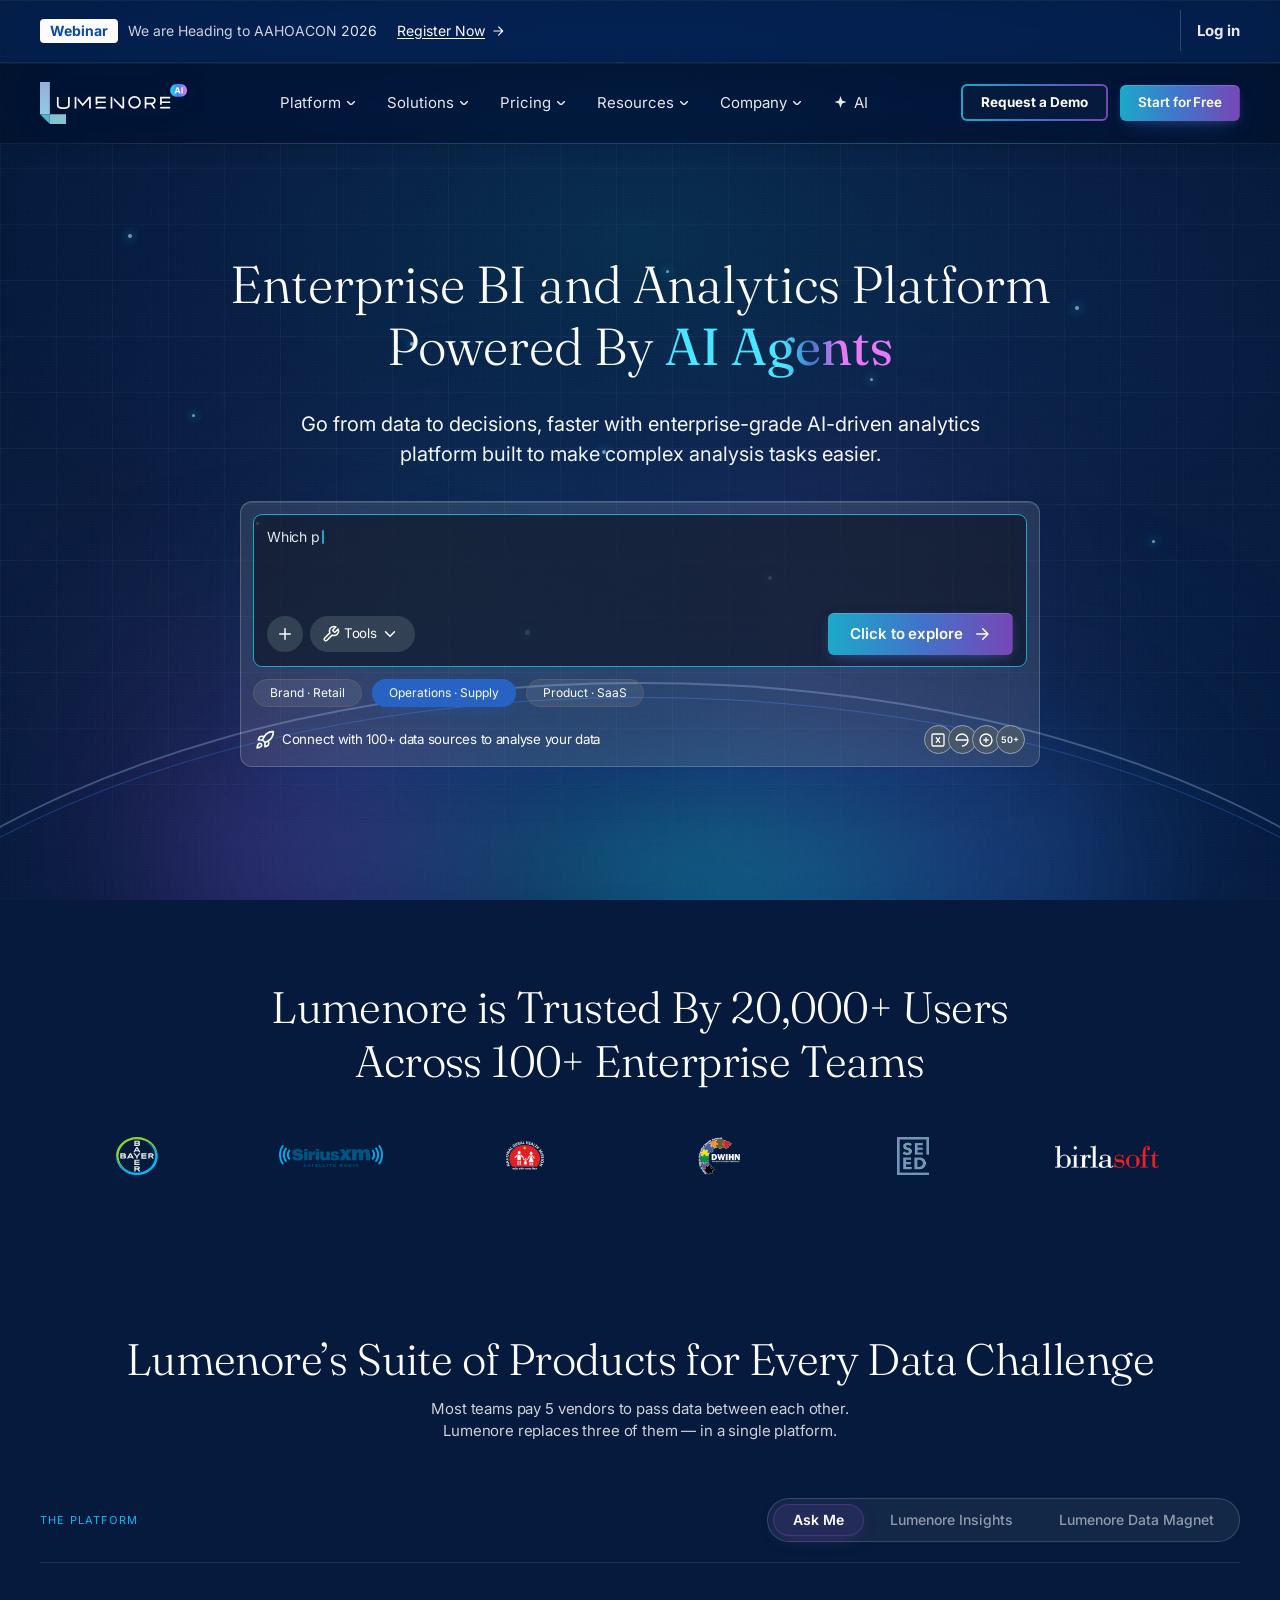
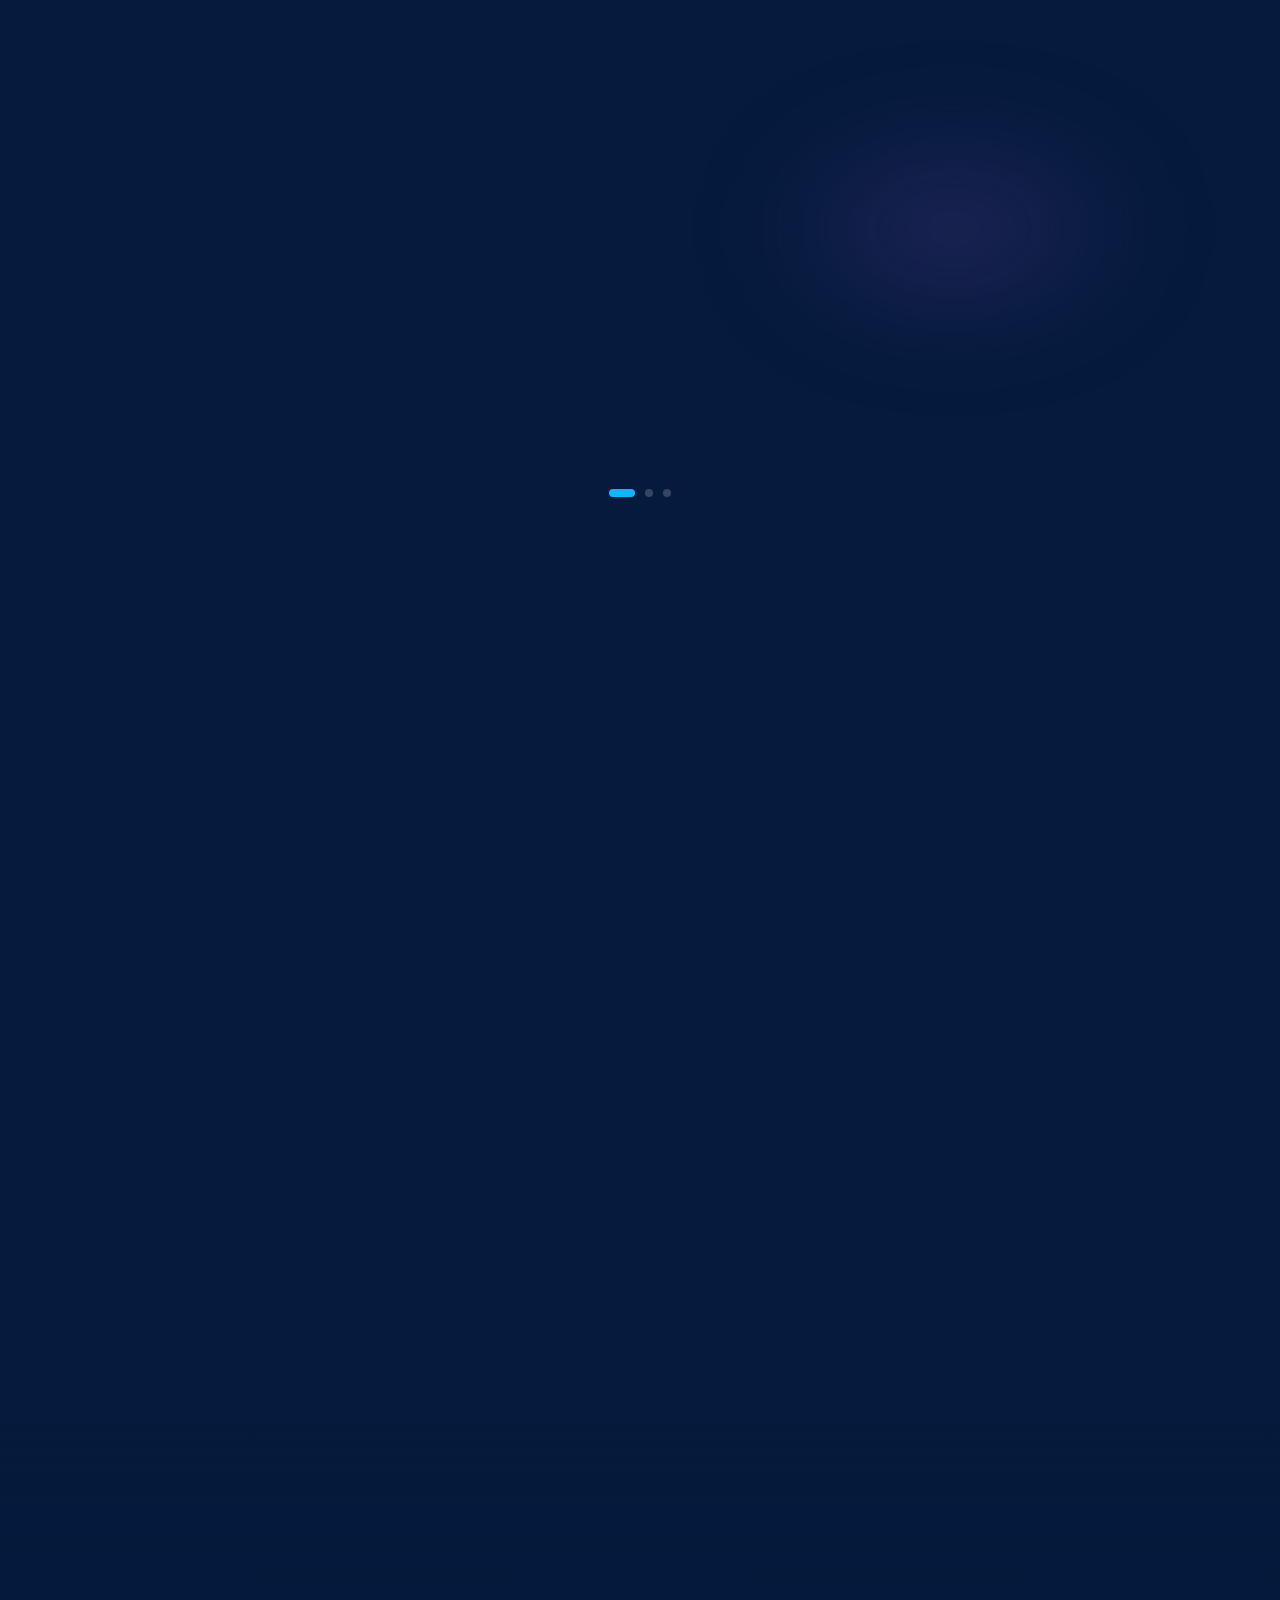
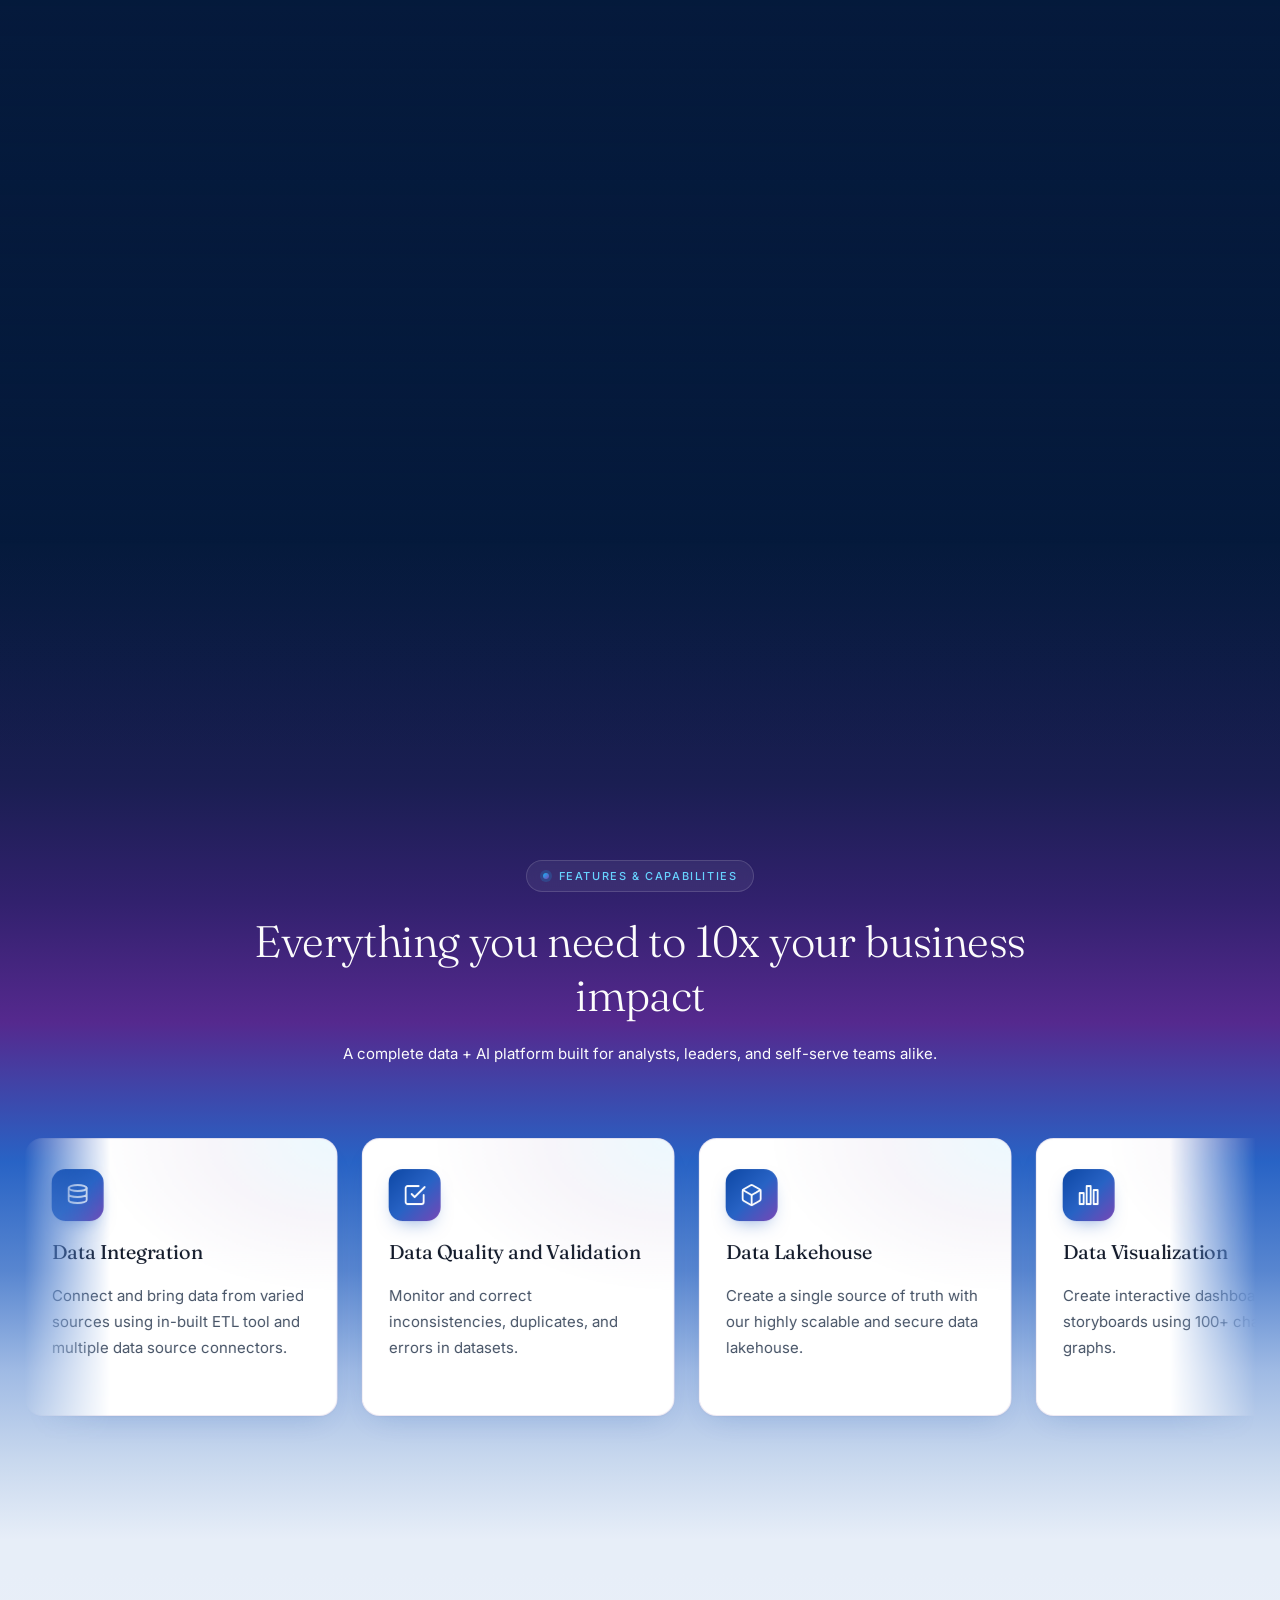
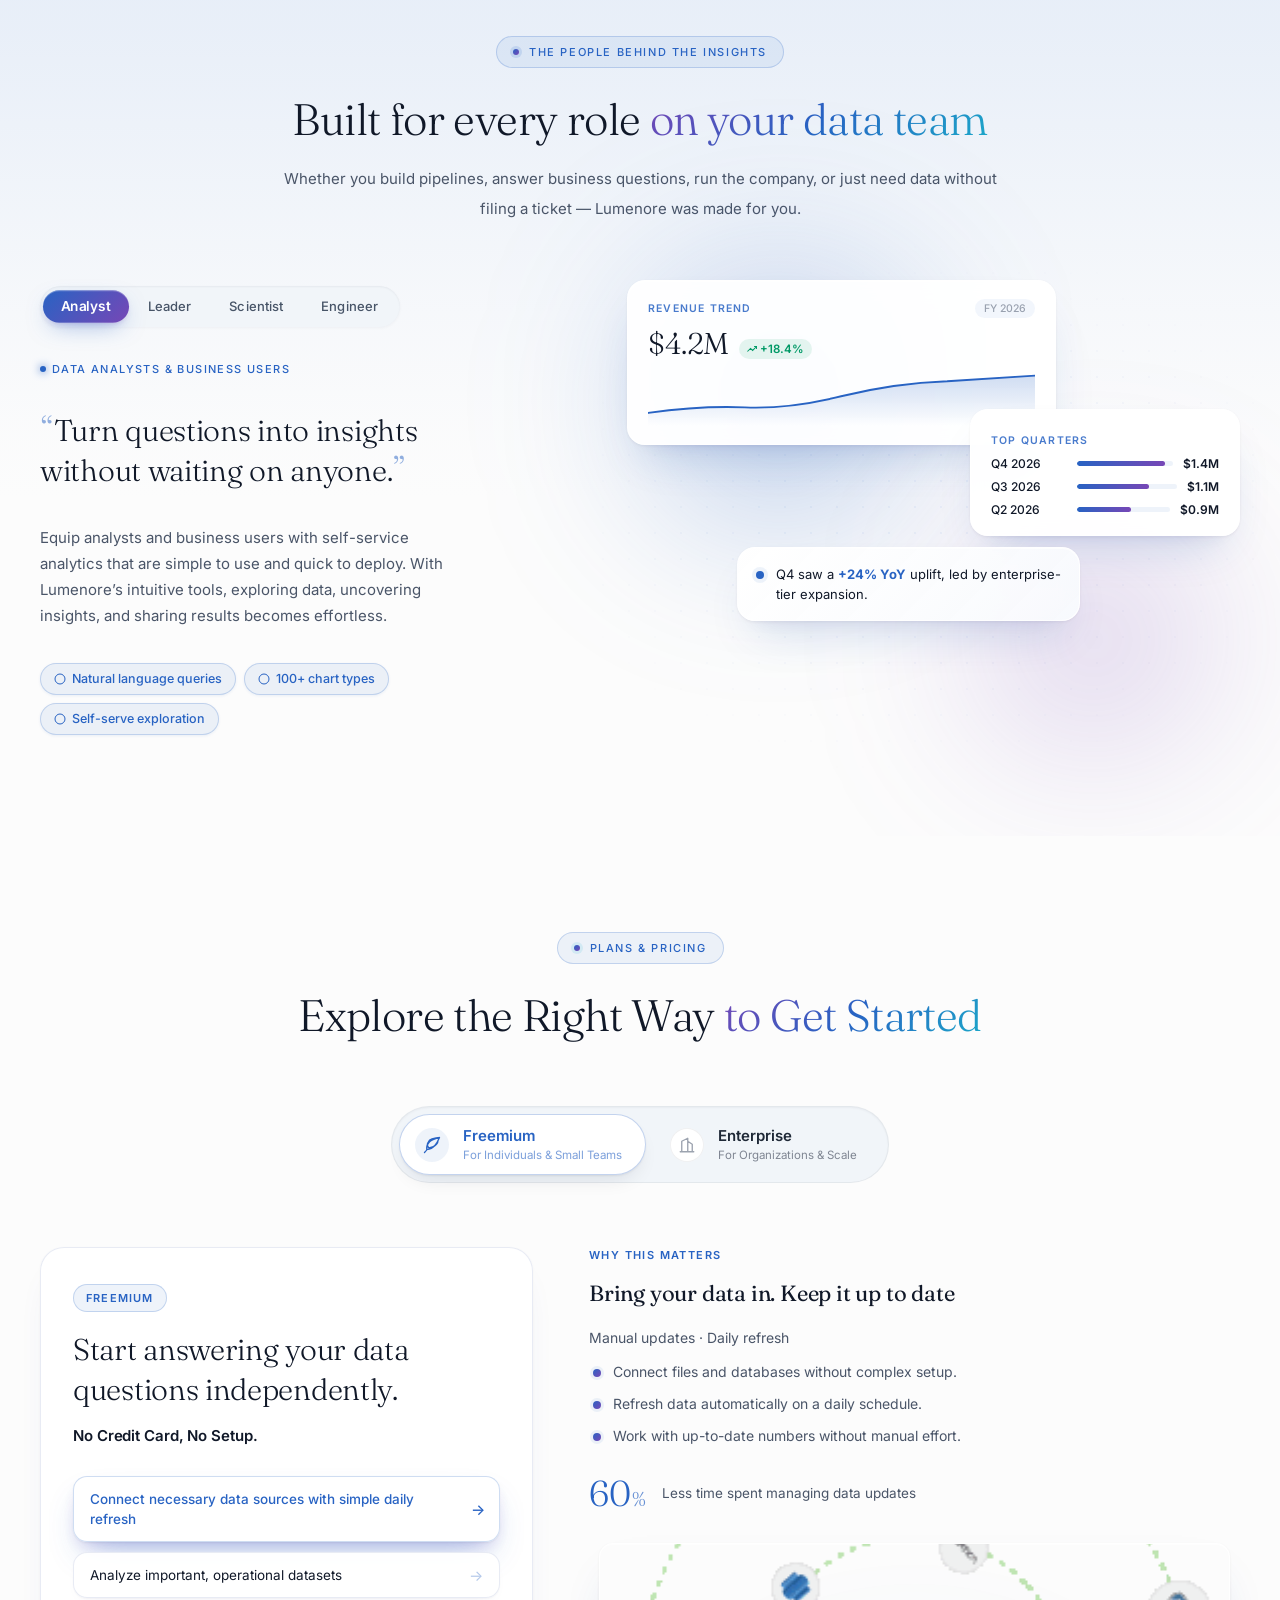
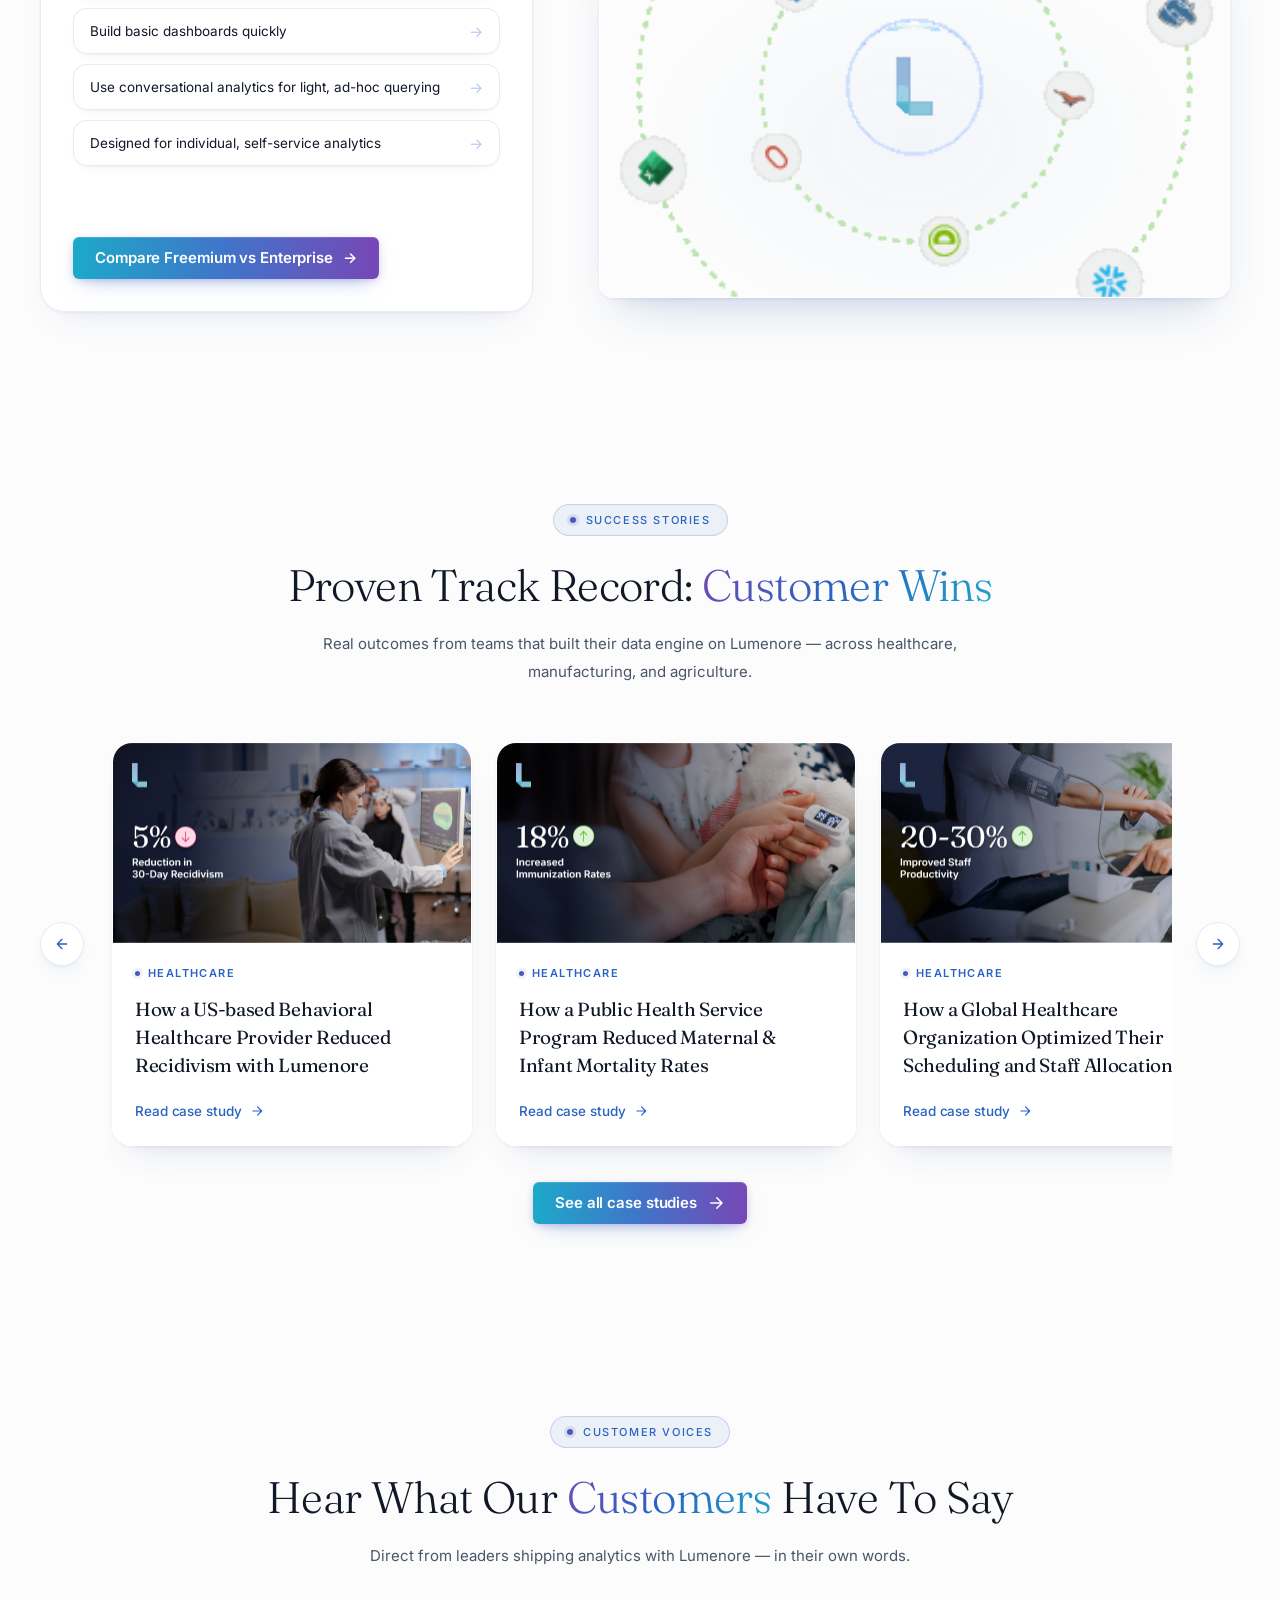
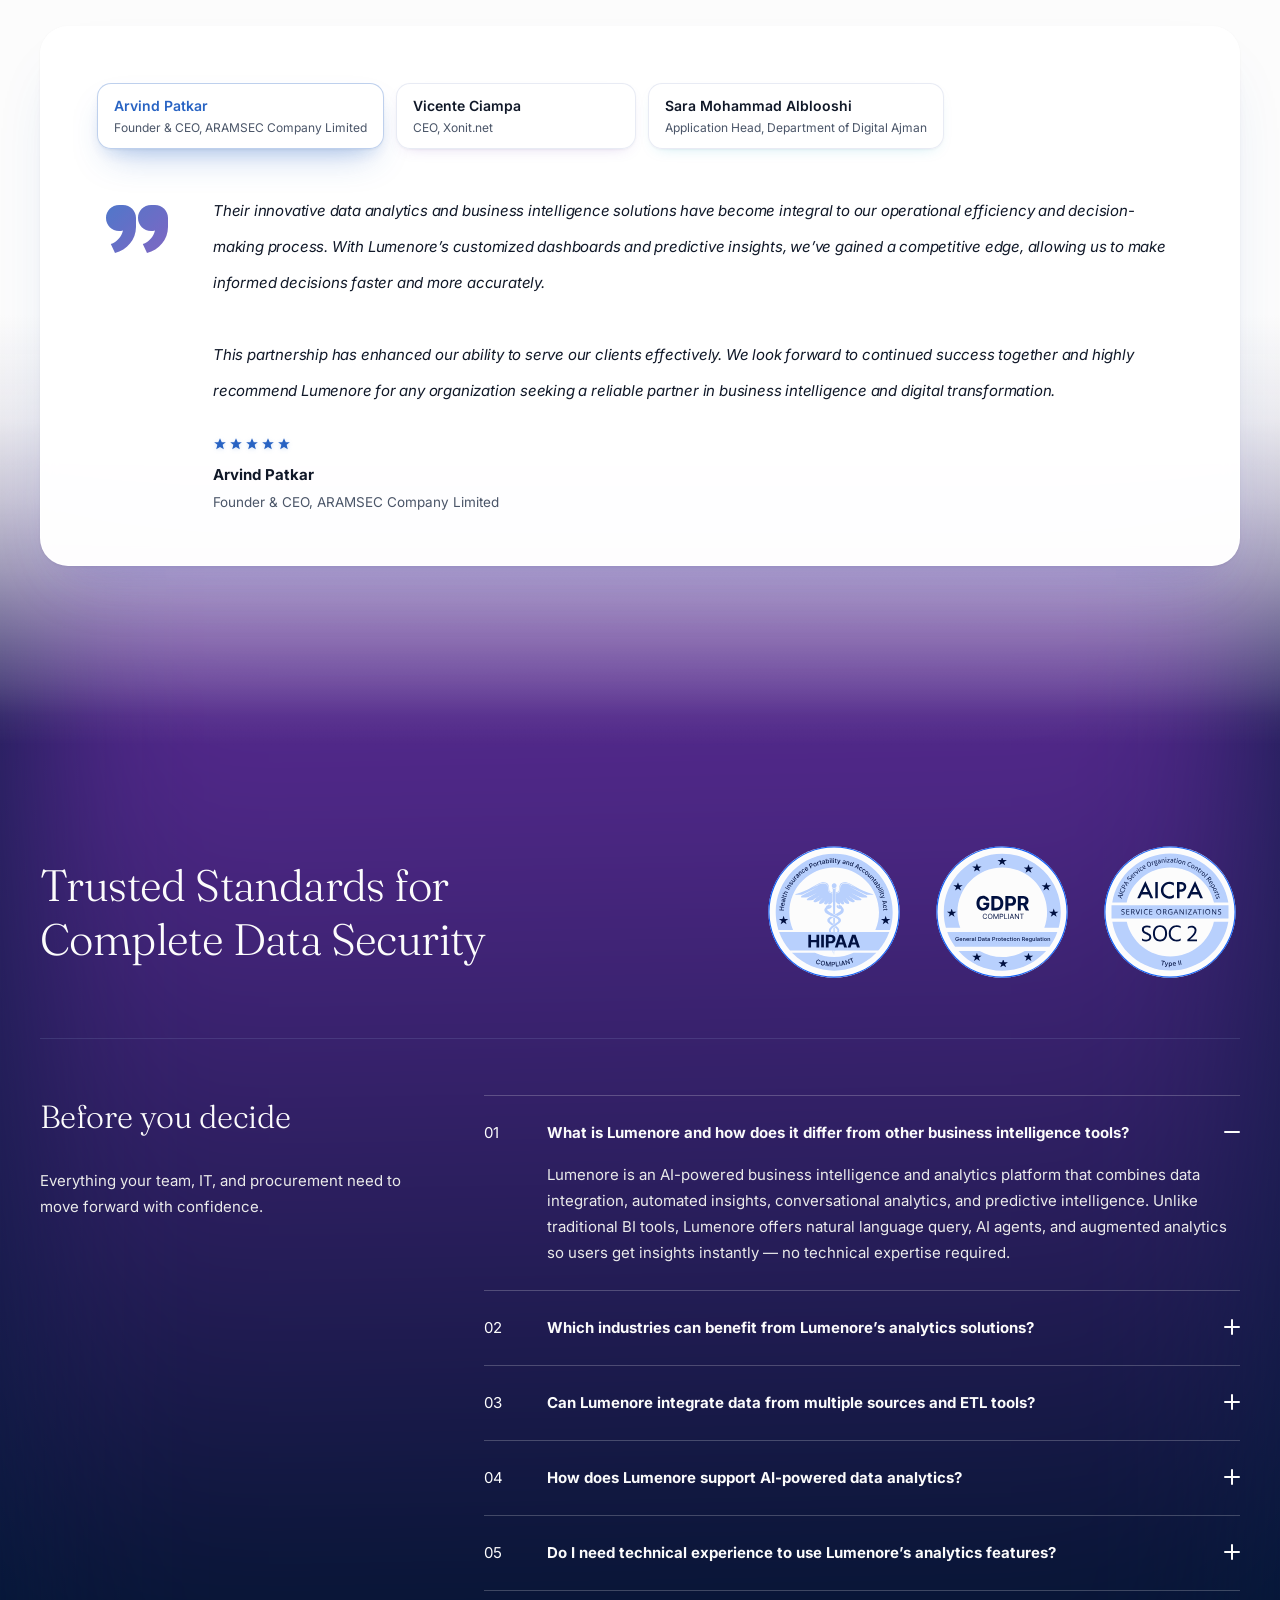
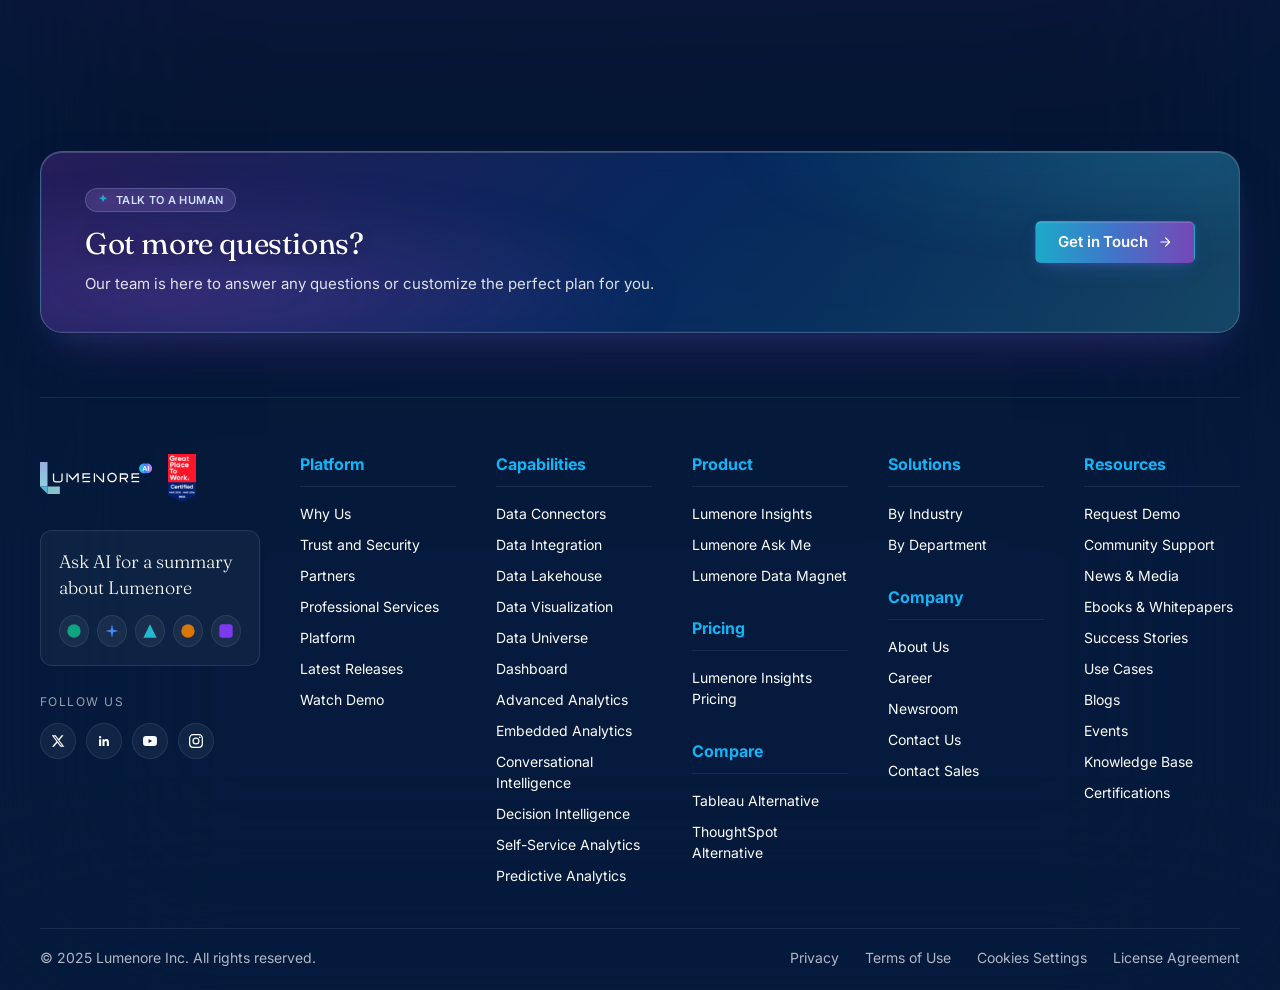
<file: index.html>
<!DOCTYPE html>
<html lang="en">
<head>
    <meta charset="UTF-8">
    <meta name="viewport" content="width=device-width, initial-scale=1.0">
    <title>Lumenore — Enterprise BI and Analytics Platform Powered By AI Agents</title>

    <link href="https://fonts.googleapis.com/css2?family=Fraunces:opsz,wght@9..144,300;9..144,400;9..144,500;9..144,600&family=Inter:wght@300;400;500;600;700&family=Material+Symbols+Rounded&display=swap" rel="stylesheet">
    <link href="assets/css/v2o/index.css" rel="stylesheet">

    <!-- Page-scoped display + spacing refinements (index.html only) -->
    <style>
        /* Desktop content width */
        .container{ max-width: 1500px; padding: 0 40px; }

        /* Hello bar + nav: full-width background, content aligned to the 1500px container.
           Gutter = centering offset for a 1500px zone + the container's 40px inner padding. */
        .hello-bar{ padding: 10px max(40px, calc((100% - 1500px) / 2 + 40px)) 11px; }
        .site-header{ padding: 20px max(40px, calc((100% - 1500px) / 2 + 40px)) 21px; }

        /* Hello bar gaps match Figma exactly: badge → message-group = 10px; message → Register Now = 20px */
        .hello-bar .hello-left{ gap: 10px; }
        .hello-bar .hello-msg-group{
            display: flex;
            align-items: center;
            gap: 20px;
            min-width: 0;
        }

        /* Ideal section spacing — modern SaaS rhythm (Stripe / Linear / Vercel).
           Most content sections get 96px top + 96px bottom = 192px between
           any two consecutive sections. Hero gets extra bottom for the CTA
           to breathe, the logo band is compact, and the testimonial keeps
           its long bottom runway for the blurred page-finale gradient bleed.
           Special: .section-products is a scroll-pinned 220vh track and
           stays at 0. */
        .hero-section{
            flex: 1 1 auto;
            display: flex;
            flex-direction: column;
            justify-content: center;
            min-height: 0;
            padding: 96px 0 120px;
        }
        .trusted-section{ padding: 80px 0; }
        .section-products{ padding: 0; }
        .section-features{ padding: 96px 0; }
        .section-personas{ padding: 96px 0; }
        .section-pricing{ padding: 96px 0; }
        .section-success{ padding: 96px 0; }
        .section-testimonial{ padding: 96px 0 180px; }
        .section-trust{ padding: 96px 0; }
        .site-footer{ padding: 64px 0 24px; }

        /* Standardised heading → content gap inside every section.
           Each section has its own *-intro (or .{section}-intro) wrapper that
           holds eyebrow + h2 + section-sub. Force a single bottom-margin so
           the gap from copy to first content block is identical everywhere. */
        .success-intro,
        .testimonial-intro,
        .personas-intro,
        .products-intro{ margin-bottom: 56px; }

        /* Calmer heading-to-content gaps */
        .trusted-section h2{ margin-bottom: 40px; }

        /* Uniform client-logo sizing — every logo fits an identical box and is centered,
           so wide wordmarks and compact icons all read at a similar visual size. */
        .logo-track > div{
            width: 150px;
            height: 56px;
            margin: 0 22px;
            display: flex;
            align-items: center;
            justify-content: center;
        }
        .logo-track img{
            max-height: 38px;
            max-width: 130px;
            height: auto;
            width: auto;
            object-fit: contain;
        }
        /* Drop the per-logo inline height override (e.g. TechnoDuxx) so all match */
        .logo-track img[style]{ height: auto !important; }
        .section-products .products-head{ margin-bottom: 28px; }
        .section-personas .section-sub{ margin-bottom: 0; }
        .section-pricing h2{ margin-bottom: 18px; }

        /* Keep the big hero/section headings from feeling oversized on laptop displays */
        

        /* ════════════ PREMIUM FEATURE CARDS (index.html only) ════════════
           Cards only — the section background is intentionally left untouched.
           Clean white surface, layered depth shadows, a gradient icon chip, an
           animated gradient top-accent, and a soft corner glow on hover. */
        .section-features .feature-card{
            position: relative;
            overflow: hidden;
            background: #ffffff;
            border: 1px solid rgba(85, 41, 142, .10);
            border-radius: 18px;
            padding: 30px 26px 28px;
            filter: none; /* replace the old flat drop-shadow with layered box-shadows */
            box-shadow:
                0 1px 2px rgba(16, 24, 40, .04),
                0 12px 30px -14px rgba(14, 72, 165, .20);
            transition:
                transform .45s cubic-bezier(.22, .61, .36, 1),
                box-shadow .45s cubic-bezier(.22, .61, .36, 1),
                border-color .45s ease;
        }
        /* Soft diagonal glow in the top-right corner — adds depth, intensifies on hover */
        .section-features .feature-card::before{
            content: "";
            position: absolute;
            inset: 0;
            z-index: 0;
            pointer-events: none;
            background: radial-gradient(125% 90% at 100% 0%,
                rgba(18, 182, 248, .10) 0%,
                rgba(85, 41, 142, .06) 32%,
                transparent 62%);
            opacity: .75;
            transition: opacity .45s ease;
        }
        /* Thin gradient accent that wipes across the top edge on hover */
        .section-features .feature-card::after{
            content: "";
            position: absolute;
            top: 0; left: 0; right: 0;
            height: 3px;
            z-index: 2;
            background: linear-gradient(90deg, #12b6f8 0%, #2863c5 48%, #7747b6 100%);
            transform: scaleX(0);
            transform-origin: left center;
            transition: transform .5s cubic-bezier(.22, .61, .36, 1);
        }
        /* Keep card content above the corner glow */
        .section-features .feature-card > *{ position: relative; z-index: 1; }

        .section-features .feature-card:hover{
            transform: translateY(-6px);
            border-color: rgba(85, 41, 142, .20);
            box-shadow:
                0 2px 4px rgba(16, 24, 40, .05),
                0 22px 48px -18px rgba(40, 99, 195, .38);
        }
        .section-features .feature-card:hover::before{ opacity: 1; }
        .section-features .feature-card:hover::after{ transform: scaleX(1); }

        /* Gradient icon chip with white glyph + soft colored glow */
        .section-features .feature-card .fc-icon{
            border-radius: 14px;
            background: linear-gradient(135deg, #0e48a5 0%, #2863c5 52%, #7747b6 100%);
            color: #ffffff;
            box-shadow: 0 8px 18px -8px rgba(40, 99, 195, .55);
            transition:
                transform .45s cubic-bezier(.22, .61, .36, 1),
                box-shadow .45s ease;
        }
        .section-features .feature-card:hover .fc-icon{
            transform: translateY(-2px) scale(1.06);
            box-shadow: 0 12px 24px -8px rgba(85, 41, 142, .6);
        }

        /* Type refinement: strong heading, softer slate body for clean hierarchy */
        .section-features .feature-card h5{
            color: #101828;
            letter-spacing: -.01em;
        }
        .section-features .feature-card p{ color: #475467; }

        @media (max-width: 991px){
            .container{ padding: 0 24px; }
            .hello-bar{ padding: 10px 24px 11px; }
            .site-header{ padding: 14px 24px; }
          
            .hero-section{ padding: 64px 0 80px; }
            .section-products{ padding: 0; }
            .section-features{ padding: 72px 0; }
            .section-personas{ padding: 72px 0; }
            .section-pricing{ padding: 72px 0; }
            .section-success{ padding: 72px 0; }
            .section-testimonial{ padding: 72px 0 120px; }
            .section-trust{ padding: 72px 0; }
            .trusted-section{ padding: 56px 0; }
            .success-intro,
            .testimonial-intro,
            .personas-intro,
            .products-intro{ margin-bottom: 40px; }
            .hero-section h1{ font-size: 38px; line-height: 46px; }
        }
        @media (max-width: 575px){
            .container{ padding: 0 18px; }
            .hello-bar{ padding: 8px 18px; }
            .site-header{ padding: 12px 18px; }
            .hero-section h1{ font-size: 30px; line-height: 38px; }
        }

        /* ── Nav logo (SVG) ───────────────────────────────────── */
        .site-header .brand-mark{ height: 44px; }
        .site-header .nav-logo-img{
            height: 42px;
            width: auto;
            display: block;
            /* Keep the logo crisp and clearly visible over the busy hero canvas in full-screen */
            filter: drop-shadow(0 2px 10px rgba(3, 13, 30, .55));
        }
        /* No borders on the bars — use a soft colored glow under the nav for separation.
           .site-top wraps both bars, so its bottom hairline must go too; otherwise a
           faint line still renders directly under the nav. */
        .site-top{ border-bottom: none; }
        .hello-bar{ border-bottom: none; }
        .site-header{
            border-bottom: none;
            /* Subtle, soft, hero-toned glow (cyan → violet) instead of a hard line */
            box-shadow:
                0 12px 28px -20px rgba(18, 182, 248, .30),
                0 6px 16px -14px rgba(85, 41, 142, .22);
        }

        /* ── Hello bar motion ─────────────────────────────────── */
        /* Gentle pulsing glow on the "Webinar" badge */
        .hello-bar .hello-badge{
            animation: badgePulse 2.4s ease-in-out infinite;
            will-change: transform, box-shadow;
        }
        @keyframes badgePulse{
            0%, 100%{
                transform: scale(1);
                box-shadow: 0 0 0 0 rgba(252, 252, 252, .45);
            }
            50%{
                transform: scale(1.06);
                box-shadow: 0 0 0 6px rgba(252, 252, 252, 0);
            }
        }
        /* Subtle shimmer sweeping across the message text */
        .hello-bar .hello-message{
            background: linear-gradient(90deg,
                rgba(255, 255, 255, .8) 0%,
                rgba(255, 255, 255, .8) 35%,
                #ffffff 50%,
                rgba(255, 255, 255, .8) 65%,
                rgba(255, 255, 255, .8) 100%);
            background-size: 220% 100%;
            -webkit-background-clip: text;
                    background-clip: text;
            -webkit-text-fill-color: transparent;
                    color: transparent;
            animation: shimmer 4s linear infinite;
        }
        @keyframes shimmer{
            0%{ background-position: 120% 0; }
            100%{ background-position: -120% 0; }
        }
        /* Looping nudge on the Register Now arrow */
        .hello-bar .hello-cta svg{
            animation: arrowNudge 1.6s ease-in-out infinite;
        }
        @keyframes arrowNudge{
            0%, 100%{ transform: translateX(0); }
            50%{ transform: translateX(4px); }
        }
        /* Respect reduced-motion preferences */
        @media (prefers-reduced-motion: reduce){
            .hello-bar .hello-badge,
            .hello-bar .hello-message,
            .hello-bar .hello-cta svg{ animation: none; }
            .hello-bar .hello-message{
                -webkit-text-fill-color: rgba(255, 255, 255, .8);
                color: rgba(255, 255, 255, .8);
            }
        }

        /* ════════════ HERO PREMIUM EFFECTS (index.html only) ════════════ */

        /* Low-opacity tech grid overlay, faded toward the edges */
        .hero-grid{
            position: absolute;
            inset: 0;
            z-index: 0;
            pointer-events: none;
            background-image:
                linear-gradient(to right, rgba(159, 186, 228, .055) 1px, transparent 1px),
                linear-gradient(to bottom, rgba(159, 186, 228, .055) 1px, transparent 1px);
            background-size: 56px 56px;
            -webkit-mask-image: radial-gradient(125% 85% at 50% 28%, #000 0%, rgba(0,0,0,.55) 55%, transparent 80%);
                    mask-image: radial-gradient(125% 85% at 50% 28%, #000 0%, rgba(0,0,0,.55) 55%, transparent 80%);
        }

        /* Glowing gradient orbs toward the bottom */
        .hero-orbs{
            position: absolute;
            inset: 0;
            z-index: 0;
            pointer-events: none;
            overflow: hidden;
            will-change: transform;
        }
        .hero-orb{
            position: absolute;
            border-radius: 50%;
            filter: blur(90px);
            opacity: .55;
            will-change: transform;
            mix-blend-mode: screen;
        }
        .hero-orb.orb-violet{
            width: 460px; height: 460px;
            left: 6%; bottom: -180px;
            background: radial-gradient(circle at 50% 50%,
                rgba(119, 71, 182, .95) 0%, rgba(85, 41, 142, .5) 45%, transparent 70%);
            animation: orbFloat 11s ease-in-out infinite;
        }
        .hero-orb.orb-cyan{
            width: 380px; height: 380px;
            left: 45%; bottom: -210px;
            background: radial-gradient(circle at 50% 50%,
                rgba(28, 169, 201, .85) 0%, rgba(18, 182, 248, .4) 45%, transparent 70%);
            animation: orbFloat 13s ease-in-out infinite .8s;
        }
        .hero-orb.orb-blue{
            width: 430px; height: 430px;
            right: 4%; bottom: -185px;
            background: radial-gradient(circle at 50% 50%,
                rgba(64, 117, 201, .9) 0%, rgba(14, 72, 165, .45) 45%, transparent 70%);
            animation: orbFloat 12s ease-in-out infinite .4s;
        }
        @keyframes orbFloat{
            0%, 100%{ transform: translate3d(0, 0, 0) scale(1); }
            50%{ transform: translate3d(0, -28px, 0) scale(1.06); }
        }

        /* Small floating glowing particles */
        .hero-particles{
            position: absolute;
            inset: 0;
            z-index: 1;
            pointer-events: none;
            overflow: hidden;
        }
        .hero-particles .particle{
            position: absolute;
            width: 4px; height: 4px;
            border-radius: 50%;
            background: rgba(231, 248, 254, .95);
            box-shadow: 0 0 8px 2px rgba(18, 182, 248, .55);
            opacity: .6;
            animation: particleFloat 9s ease-in-out infinite, particlePulse 3.2s ease-in-out infinite;
        }
        .hero-particles .particle:nth-child(1){ left: 10%; top: 26%; animation-duration: 10s, 3s;   animation-delay: 0s, 0s; }
        .hero-particles .particle:nth-child(2){ left: 20%; top: 58%; width: 3px; height: 3px; animation-duration: 12s, 3.6s; animation-delay: 1.1s, .4s; }
        .hero-particles .particle:nth-child(3){ left: 32%; top: 38%; animation-duration: 8.5s, 2.8s; animation-delay: .6s, .9s; }
        .hero-particles .particle:nth-child(4){ left: 41%; top: 70%; width: 5px; height: 5px; animation-duration: 11s, 3.4s; animation-delay: 2s, .2s; }
        .hero-particles .particle:nth-child(5){ left: 52%; top: 30%; width: 3px; height: 3px; animation-duration: 9.5s, 3.1s; animation-delay: .3s, 1.3s; }
        .hero-particles .particle:nth-child(6){ left: 60%; top: 64%; animation-duration: 13s, 3.8s; animation-delay: 1.6s, .6s; }
        .hero-particles .particle:nth-child(7){ left: 68%; top: 42%; width: 3px; height: 3px; animation-duration: 10.5s, 2.9s; animation-delay: .9s, 1.1s; }
        .hero-particles .particle:nth-child(8){ left: 76%; top: 72%; width: 5px; height: 5px; animation-duration: 12.5s, 3.5s; animation-delay: 2.3s, .3s; }
        .hero-particles .particle:nth-child(9){ left: 84%; top: 34%; animation-duration: 9s, 3.2s; animation-delay: .5s, .8s; }
        .hero-particles .particle:nth-child(10){ left: 90%; top: 60%; width: 3px; height: 3px; animation-duration: 11.5s, 3.7s; animation-delay: 1.4s, .5s; }
        .hero-particles .particle:nth-child(11){ left: 15%; top: 46%; width: 3px; height: 3px; animation-duration: 10s, 3s; animation-delay: 1.9s, 1s; }
        .hero-particles .particle:nth-child(12){ left: 47%; top: 50%; animation-duration: 12s, 3.3s; animation-delay: .8s, .2s; }
        @keyframes particleFloat{
            0%, 100%{ transform: translate3d(0, 0, 0); }
            50%{ transform: translate3d(6px, -24px, 0); }
        }
        @keyframes particlePulse{
            0%, 100%{ opacity: .25; }
            50%{ opacity: .85; }
        }

        /* Hero stage — nav bar + hero share one continuous premium canvas.
           Bars and hero go transparent so the grid/orbs/particles flow through. */
        .hero-stage{
            position: relative;
            overflow: hidden;
            background: transparent;
            /* Full-screen: nav + hero together fill exactly one viewport */
            min-height: 100vh;
            min-height: 100svh;
            display: flex;
            flex-direction: column;
        }
        .hero-stage .site-top{ position: relative; z-index: 4; background: transparent; }
        .hero-st age .hello-bar{ background: transparent; }
        .hero-stage .site-header{ background: transparent; }
        .hero-stage .hero-section{
            position: relative;
            z-index: 3;
            background: transparent;
        }
        /* Grid now spans nav → hero: fade softly at the very top and into the logos below */
        .hero-grid{
            -webkit-mask-image: linear-gradient(180deg, rgba(0,0,0,.35) 0%, #000 18%, #000 78%, transparent 100%);
                    mask-image: linear-gradient(180deg, rgba(0,0,0,.35) 0%, #000 18%, #000 78%, transparent 100%);
        }

        @media (prefers-reduced-motion: reduce){
            .hero-orb,
            .hero-particles .particle{ animation: none; }
            .hero-orbs{ transform: none !important; }
        }

        /* ════════════════════════════════════════════════════════════════
           UNIFIED THEME OVERRIDE — home.html only
           Every section previously had its own accent palette (Royal Blue
           on personas/testimonial, Turquoise on pricing/success, etc.).
           Here we pin every section to ONE canonical brand palette so the
           page reads as a single design language end-to-end:

             Primary    Royal Blue  #2863c3  (center of brand gradient)
             Secondary  Violet      #7747b6  (warm complement)
             Tertiary   Turquoise   #1ca9c9  (cool complement)

           Specificity uses the standard selector — these rules sit at the
           bottom of the inline <style> block (loaded AFTER index.css), so
           they win the cascade over the per-section defaults in the
           stylesheet by being defined later.
           ════════════════════════════════════════════════════════════════ */

        /* ── Personas / Pricing share `--pa-accent*` variables ── */
        .section-personas,
        .section-pricing{
            --pa-accent: #2863c3;
            --pa-accent-secondary: #7747b6;
            --pa-accent-glow-a: rgba(40, 99, 195, .42);
            --pa-accent-glow-b: rgba(119, 71, 182, .30);
            --pa-accent-glow-c: rgba(28, 169, 201, .20);
            --pa-accent-soft:  rgba(40, 99, 195, .08);
            --pa-accent-border: rgba(40, 99, 195, .22);
        }

        /* ── Success uses its own `--ss-accent*` variables ── */
        .section-success{
            --ss-accent: #2863c3;
            --ss-accent-secondary: #7747b6;
            --ss-accent-glow-a: rgba(40, 99, 195, .22);
            --ss-accent-glow-b: rgba(119, 71, 182, .14);
            --ss-accent-soft:  rgba(40, 99, 195, .08);
            --ss-accent-border: rgba(40, 99, 195, .22);
        }

        /* ── Testimonial uses its own `--ts-accent*` variables ── */
        .section-testimonial{
            --ts-accent: #2863c3;
            --ts-accent-secondary: #7747b6;
            --ts-accent-glow-a: rgba(40, 99, 195, .18);
            --ts-accent-glow-b: rgba(119, 71, 182, .14);
            --ts-accent-soft:  rgba(40, 99, 195, .07);
            --ts-accent-border: rgba(40, 99, 195, .22);
        }

        /* ── H2 gradient accents — unify the .ph-accent / .sh-accent /
              .th-accent gradient text to the canonical brand gradient
              (matches .btn-primary's violet→royal-blue→turquoise sweep).

              IMPORTANT: use `background-image` (not `background` shorthand) —
              the shorthand resets `background-clip` back to `border-box`,
              which would render the gradient as a solid rectangle instead
              of being clipped to the text glyphs. background-image keeps
              the clip intact. ── */
        .section-personas h2 .ph-accent,
        .section-pricing h2 .ph-accent,
        .section-success h2 .sh-accent,
        .section-testimonial h2 .th-accent{
            background-image: linear-gradient(135deg,
                #7747b6 0%,
                #2863c3 50%,
                #1ca9c9 100%);
            -webkit-background-clip: text;
                    background-clip: text;
            -webkit-text-fill-color: transparent;
                    color: transparent;
        }
        /* Remove italic from every H2 gradient accent across the page.
           The original .X-accent rules in index.css set `font-style: italic`
           for editorial emphasis — overridden here to keep the H2 reading
           upright across all sections. */
        .section-features h2 .fh-accent,
        .section-personas h2 .ph-accent,
        .section-pricing h2 .ph-accent,
        .section-success h2 .sh-accent,
        .section-testimonial h2 .th-accent{
            font-style: normal;
        }

        /* ── Pricing-plan switcher (.ps-pill) — Apple-style segmented control.
              The earlier attempt left both pills looking nearly identical
              on reload because (a) parent was white + active pill was
              white = invisible elevation, and (b) inactive text was
              slate-with-blue-undertone which read as the same hue family
              as the brand-blue active state.

              Fix:
              · Parent container tinted soft slate (#f1f5f9) so the
                white active pill clearly LIFTS off the surface
              · Inactive uses TRUE neutral grays (no blue undertone)
              · Active uses brand royal-blue everywhere
              · 88px breathing room below the switcher group. ── */
        .pricing-switcher{
            background: #f1f5f9;
            border-color: rgba(15, 23, 42, .06);
            box-shadow: inset 0 1px 2px rgba(16, 24, 40, .04);
            margin-bottom: 88px;
        }

        /* INACTIVE — truly neutral, distinctly "not selected" */
        .ps-pill{ color: #1f2937; }
        .ps-pill .ps-icon{
            background: #ffffff;
            color: #9ca3af;
            box-shadow: inset 0 0 0 1px rgba(15, 23, 42, .06);
        }
        .ps-pill .ps-name{
            color: #1f2937;
            font-weight: 600;
        }
        .ps-pill .ps-caption{
            color: #6b7280;
        }

        /* ACTIVE — clean white card with brand-blue identity */
        .ps-pill.is-active{
            background: #ffffff;
            color: var(--pa-accent);
            transform: none;
            box-shadow:
                0 1px 2px rgba(16, 24, 40, .06),
                0 10px 22px -10px rgba(15, 23, 42, .14),
                inset 0 0 0 1px rgba(40, 99, 195, .28);
        }
        .ps-pill.is-active:hover{
            transform: translateY(-1px);
            color: var(--pa-accent);
        }
        .ps-pill.is-active .ps-icon{
            background: var(--pa-accent-soft);
            color: var(--pa-accent);
            box-shadow: none;
        }
        .ps-pill.is-active .ps-name{
            color: var(--pa-accent);
            font-weight: 600;
        }
        .ps-pill.is-active .ps-caption{
            color: rgba(40, 99, 195, .72);
        }

        /* ── Section eyebrows — unify dot/border/text colors so every chip
              reads as one component family rather than 5 variants. ── */
        .personas-eyebrow .pe-dot,
        .pricing-eyebrow .pre-dot,
        .success-eyebrow .se-dot,
        .testimonial-eyebrow .te-dot{
            background: linear-gradient(135deg, #2863c3 0%, #7747b6 100%) !important;
            box-shadow: 0 0 0 3px rgba(40, 99, 195, .14) !important;
        }
        .personas-eyebrow,
        .pricing-eyebrow,
        .success-eyebrow,
        .testimonial-eyebrow{
            color: #2863c3 !important;
            border-color: rgba(40, 99, 195, .22) !important;
            background: rgba(40, 99, 195, .07) !important;
        }

        /* ── Product variants — each one gets its own brand-color identity,
              matching the testimonial / persona tab pattern. Three products,
              three brand colors:

                Ask Me        (default)        → Violet      #7747b6
                Insights      (.is-insights)   → Royal Blue  #2863c3
                Data Magnet   (.is-datamagnet) → Turquoise   #1ca9c9

              The .product-detail variant class is added by JS when you
              switch tabs. All eyebrow/pill/chip/quote/CTA accents inside
              the panel read from --pd-accent / --pd-accent-bg /
              --pd-accent-border, so swapping the variable trio is enough. ── */
        .product-detail{
            /* Ask Me default — Violet */
            --pd-accent: #7747b6;
            --pd-accent-bg: rgba(119, 71, 182, .12);
            --pd-accent-border: rgba(119, 71, 182, .35);
        }
        .product-detail.is-insights{
            /* Insights — Royal Blue */
            --pd-accent: #2863c3;
            --pd-accent-bg: rgba(40, 99, 195, .12);
            --pd-accent-border: rgba(40, 99, 195, .35);
        }
        .product-detail.is-datamagnet{
            /* Data Magnet — Turquoise */
            --pd-accent: #1ca9c9;
            --pd-accent-bg: rgba(28, 169, 201, .12);
            --pd-accent-border: rgba(28, 169, 201, .35);
        }

        /* ── Product switcher tabs (top of the products section) — each
              tab now paints with its product's accent when active, so
              the tab row itself shows three distinct colors instead of
              a generic white-tint pill regardless of selection. ── */
        .product-tab[data-product="askme"].is-active{
            background: rgba(119, 71, 182, .16);
            color: #ffffff;
            box-shadow:
                inset 0 0 0 1px rgba(119, 71, 182, .42),
                0 6px 18px -8px rgba(119, 71, 182, .55);
        }
        .product-tab[data-product="insights"].is-active{
            background: rgba(40, 99, 195, .16);
            color: #ffffff;
            box-shadow:
                inset 0 0 0 1px rgba(40, 99, 195, .42),
                0 6px 18px -8px rgba(40, 99, 195, .55);
        }
        .product-tab[data-product="datamagnet"].is-active{
            background: rgba(28, 169, 201, .16);
            color: #ffffff;
            box-shadow:
                inset 0 0 0 1px rgba(28, 169, 201, .42),
                0 6px 18px -8px rgba(28, 169, 201, .55);
        }

        /* ── Pricing-plan switcher (.psb hover/active idle) — unify
              variants Freemium/Enterprise so chips don't flip identity. ── */
        .psb,
        .psb.is-active,
        .ps-pill.is-active{
            --psb-accent: #2863c3;
            --psb-accent-secondary: #7747b6;
        }

        /* ── Story-card eyebrow dot — unify the per-card colour rotation
              (was healthcare/manufacturing/agriculture variants in different
              hues) so every story chip reads with the same brand dot. ── */
        .story-card .story-eyebrow-dot{
            background: linear-gradient(135deg, #2863c3 0%, #7747b6 100%) !important;
        }
        .story-card .story-link{
            color: #2863c3 !important;
        }

        /* ── Testimonial tabs — give each tab its own accent identity
              when active, mirroring the product-section pattern where
              Insights / Ask Me / Data Magnet each have distinct colors.
              Tab 1 (Arvind) → Royal Blue, Tab 2 (Vicente) → Violet,
              Tab 3 (Sara) → Turquoise. The whole .testimonial-tab.is-active
              styling already uses --ts-accent* variables, so we just
              redefine them per nth-child. ── */
        .testimonial-tab:nth-child(1){
            --ts-accent: #2863c3;            /* Royal Blue 450 */
            --ts-accent-secondary: #7747b6;
            --ts-accent-glow-a: rgba(40, 99, 195, .35);
            --ts-accent-glow-b: rgba(40, 99, 195, .22);
            --ts-accent-soft:  rgba(40, 99, 195, .08);
            --ts-accent-border: rgba(40, 99, 195, .30);
        }
        .testimonial-tab:nth-child(2){
            --ts-accent: #7747b6;            /* Violet 450 */
            --ts-accent-secondary: #2863c3;
            --ts-accent-glow-a: rgba(119, 71, 182, .35);
            --ts-accent-glow-b: rgba(119, 71, 182, .22);
            --ts-accent-soft:  rgba(119, 71, 182, .08);
            --ts-accent-border: rgba(119, 71, 182, .30);
        }
        .testimonial-tab:nth-child(3){
            --ts-accent: #1ca9c9;            /* Turquoise/SkyBlue 500 */
            --ts-accent-secondary: #12b6f8;
            --ts-accent-glow-a: rgba(28, 169, 201, .35);
            --ts-accent-glow-b: rgba(28, 169, 201, .22);
            --ts-accent-soft:  rgba(28, 169, 201, .08);
            --ts-accent-border: rgba(28, 169, 201, .30);
        }

        /* ── Personas role tabs (Analyst / Leader / Scientist / Engineer)
              — each tab gets a distinct brand-color identity when active,
              same pattern as the testimonial tabs above. .px-tab.is-active
              uses `linear-gradient(135deg, var(--pa-accent), var(--pa-accent-secondary))`
              for its filled pill background plus shadow glows from the
              --pa-accent-glow-* tokens, so redefining those tokens per
              :nth-child swaps the entire active appearance. ── */
        .px-tab:nth-child(1){
            --pa-accent: #2863c3;            /* Royal Blue 450 */
            --pa-accent-secondary: #7747b6;  /* → Violet 450 */
            --pa-accent-glow-a: rgba(40, 99, 195, .55);
            --pa-accent-glow-b: rgba(119, 71, 182, .35);
        }
        .px-tab:nth-child(2){
            --pa-accent: #7747b6;            /* Violet 450 */
            --pa-accent-secondary: #a855f7;  /* → lighter violet */
            --pa-accent-glow-a: rgba(119, 71, 182, .55);
            --pa-accent-glow-b: rgba(168, 85, 247, .35);
        }
        .px-tab:nth-child(3){
            --pa-accent: #1ca9c9;            /* Turquoise/SkyBlue 500 */
            --pa-accent-secondary: #12b6f8;  /* → SkyBlue 500 */
            --pa-accent-glow-a: rgba(28, 169, 201, .55);
            --pa-accent-glow-b: rgba(18, 182, 248, .35);
        }
        .px-tab:nth-child(4){
            --pa-accent: #12b6f8;            /* SkyBlue 500 */
            --pa-accent-secondary: #2863c3;  /* → Royal Blue 450 */
            --pa-accent-glow-a: rgba(18, 182, 248, .55);
            --pa-accent-glow-b: rgba(40, 99, 195, .35);
        }

        /* ── Personas LEFT column — uniform 34px rhythm between every block,
              same pattern as the product-detail panel:
                tabs row → eyebrow → headline → description → chips.
              The chips row is the last item, so no margin-bottom on it. ── */
        .pex-selector{ margin-bottom: 34px; }
        .pex-role-label{ margin-bottom: 34px; }
        .pex-text h3{ margin: 0 0 34px; }
        .pex-text p{ margin: 0 0 34px; }

        /* ════════════════════════════════════════════════════════════════
           CUSTOM CURSOR — Linear-style magnetic dot + trailing ring
           Two layered elements:
             ① solid dot at the exact cursor position (no easing)
             ② thin ring that trails behind with smooth lerp easing
           Both morph when hovering interactive elements (buttons, links,
           tabs): the ring expands ~1.7× and tints toward brand-violet,
           the dot brightens. The native cursor is hidden across most
           surfaces — text inputs and disabled elements get their normal
           text/not-allowed cursors restored.
           Disabled on touch and prefers-reduced-motion.
           ════════════════════════════════════════════════════════════════ */
        @media (hover: hover) and (pointer: fine){
            html, body{ cursor: none; }
            /* Restore real cursor where it actually matters */
            input:not([type="button"]):not([type="submit"]):not([type="reset"]):not([type="checkbox"]):not([type="radio"]),
            textarea,
            [contenteditable="true"]{ cursor: text; }
            button:disabled, [disabled], [aria-disabled="true"]{ cursor: not-allowed; }
            /* For anchors/buttons we keep cursor: none — the custom ring
               does the "this is clickable" job via its hover morph state. */
        }

        .cursor{
            position: fixed;
            top: 0; left: 0;
            width: 0; height: 0;
            pointer-events: none;
            z-index: 10000;
            opacity: 0;
            transition: opacity .35s cubic-bezier(.22, .61, .36, 1);
            mix-blend-mode: normal;
        }
        .cursor.is-visible{ opacity: 1; }
        .cursor__dot,
        .cursor__ring{
            position: absolute;
            top: 0; left: 0;
            border-radius: 50%;
            pointer-events: none;
            will-change: transform, width, height, margin;
            transition:
                width   .28s cubic-bezier(.22, .61, .36, 1),
                height  .28s cubic-bezier(.22, .61, .36, 1),
                margin  .28s cubic-bezier(.22, .61, .36, 1),
                background-color .28s ease,
                border-color     .28s ease,
                opacity .25s ease;
        }
        /* The solid dot — exact cursor position, brand royal-blue */
        .cursor__dot{
            width: 7px;
            height: 7px;
            margin: -3.5px 0 0 -3.5px;
            background-color: #2863c3;
            box-shadow: 0 0 12px rgba(40, 99, 195, .4);
        }
        /* The trailing ring — set its own transform via .cursor__ring style
           in JS (the ring has its own current/target lerp track). */
        .cursor__ring{
            width: 34px;
            height: 34px;
            margin: -17px 0 0 -17px;
            border: 1.5px solid rgba(40, 99, 195, .42);
            background-color: transparent;
        }
        /* Hover state on interactive elements — ring grows + tints violet */
        .cursor.is-active .cursor__ring{
            width: 58px;
            height: 58px;
            margin: -29px 0 0 -29px;
            border-color: rgba(119, 71, 182, .55);
            background-color: rgba(119, 71, 182, .08);
        }
        .cursor.is-active .cursor__dot{
            background-color: #7747b6;
            box-shadow: 0 0 14px rgba(119, 71, 182, .5);
        }
        /* Pressed state — slight shrink for tactile feedback */
        .cursor.is-pressed .cursor__ring{
            width: 26px;
            height: 26px;
            margin: -13px 0 0 -13px;
        }
        /* When hovering text-input fields — fade out the custom cursor
           so the native I-beam takes over cleanly. */
        .cursor.is-hidden{ opacity: 0; }

        /* Skip entirely on touch and reduced motion */
        @media (hover: none),
               (prefers-reduced-motion: reduce){
            .cursor{ display: none; }
            html, body{ cursor: auto; }
        }

        /* ════════════════════════════════════════════════════════════════
           SITE NAV — frosted-glass treatment
           Replace the solid dark navy bar with a translucent, blurred,
           subtly brand-tinted glass surface so the page content shows
           through (premium SaaS feel, matches the dropdown panels).
           Adds:
             · semi-transparent navy fill + 16px Gaussian backdrop blur
             · 1px white inner-highlight rim along the top edge
             · 1px brand-gradient hairline along the bottom edge
             · soft brand glow shadow beneath
           Doubled-class selector ensures we beat the linked stylesheet's
           equal-specificity `background: #030d1e` solid fill.
           ════════════════════════════════════════════════════════════════ */
        .site-top.site-top{
            position: sticky;
            top: 0;
            z-index: 60;
            background: transparent;
            border-bottom: none;
        }
        .hello-bar.hello-bar{
            background: rgba(7, 33, 75, .55);
            -webkit-backdrop-filter: blur(16px) saturate(150%);
                    backdrop-filter: blur(16px) saturate(150%);
            border-bottom: 1px solid rgba(255, 255, 255, .06);
            box-shadow: inset 0 1px 0 rgba(255, 255, 255, .04);
        }
        .site-header.site-header{
            position: relative;
            background: rgba(3, 13, 30, .55);
            -webkit-backdrop-filter: blur(18px) saturate(155%);
                    backdrop-filter: blur(18px) saturate(155%);
            border-bottom: 1px solid rgba(255, 255, 255, .06);
            box-shadow:
                inset 0 1px 0 rgba(255, 255, 255, .05),
                0 8px 24px -16px rgba(0, 0, 0, .35);
        }
        /* Subtle brand-gradient hairline along the bottom edge of the
           main nav — ties the header to the same accent language used on
           every dropdown's top edge. */
        .site-header.site-header::after{
            content: "";
            position: absolute;
            left: 0; right: 0;
            bottom: -1px;
            height: 1px;
            background: linear-gradient(90deg,
                transparent 0%,
                rgba(119, 71, 182, .35) 22%,
                rgba(40, 99, 195, .42) 50%,
                rgba(28, 169, 201, .35) 78%,
                transparent 100%);
            pointer-events: none;
        }
        /* When the user scrolls, the existing JS adds .is-scrolled — bump
           the opacity slightly so the glass reads cleanly on lighter
           sections below the hero. */
        .site-header.is-scrolled.is-scrolled{
            background: rgba(3, 13, 30, .72);
            -webkit-backdrop-filter: blur(20px) saturate(160%);
                    backdrop-filter: blur(20px) saturate(160%);
        }
        /* Hero stage's transparent override (line 387 in this file) would
           strip our glass on the hero — re-apply the glass background and
           keep the stacking high enough to sit above hero orbs. */
        .hero-stage .site-top{
            background: transparent;
        }
        .hero-stage .site-header{ z-index: 60; }

        /* ════════════════════════════════════════════════════════════════
           NAV MEGA-MENU DROPDOWNS
           Each top-level nav <li.has-dropdown> contains a positioned
           .nav-mega panel that fades + slides in on hover/focus. Three
           layouts:
             .nav-mega--1col → simple list (Pricing, Company)
             .nav-mega--2col → two columns (Solutions)
             .nav-mega--3col → three columns (Platform, Resources)
           The .nav-mega-list--2col modifier splits any list into two
           CSS columns for dense link sets (Capabilities, Industries).
           ════════════════════════════════════════════════════════════════ */
        .nav-links{ position: relative; }
        .nav-item{
            position: relative;
        }
        /* Hover bridge — invisible padding under each trigger so the cursor
           can travel from the trigger down into the dropdown without losing
           hover state. */
        .nav-item.has-dropdown::after{
            content: "";
            position: absolute;
            left: 0; right: 0;
            top: 100%;
            height: 18px;
            pointer-events: none;
        }
        .nav-item.has-dropdown:hover::after,
        .nav-item.has-dropdown:focus-within::after{
            pointer-events: auto;
        }
        .nav-trigger .caret{
            transition: transform .3s cubic-bezier(.22, .61, .36, 1);
        }
        .nav-item.has-dropdown:hover .nav-trigger .caret,
        .nav-item.has-dropdown:focus-within .nav-trigger .caret{
            transform: rotate(180deg);
        }

        .nav-mega{
            position: absolute;
            top: calc(100% + 18px);
            left: 50%;
            transform: translateX(-50%) translateY(-6px);
            min-width: 280px;
            /* Roomier padding — 32px sides + 28px top/bottom — lets the
               link list breathe and stops the menu reading as a tight block. */
            padding: 28px 32px;
            background: rgba(7, 14, 32, .96);
            border: 1px solid rgba(255, 255, 255, .08);
            border-radius: 14px;
            box-shadow:
                0 1px 2px rgba(0, 0, 0, .35),
                0 30px 60px -20px rgba(0, 0, 0, .55),
                0 12px 30px -10px rgba(85, 41, 142, .22),
                inset 0 1px 0 rgba(255, 255, 255, .05);
            -webkit-backdrop-filter: blur(16px);
                    backdrop-filter: blur(16px);
            opacity: 0;
            visibility: hidden;
            pointer-events: none;
            z-index: 50;
            transition:
                opacity .25s cubic-bezier(.22, .61, .36, 1),
                transform .25s cubic-bezier(.22, .61, .36, 1),
                visibility 0s linear .25s;
            overflow: hidden;
        }
        /* Subtle brand-gradient accent on the top edge — same violet→royal-blue→turquoise
           sweep as .btn-primary. Ties the dropdown visually to the site's primary
           CTA language without overwhelming the menu. */
        .nav-mega::before{
            content: "";
            position: absolute;
            top: 0; left: 0; right: 0;
            height: 1px;
            background: linear-gradient(90deg,
                transparent 0%,
                rgba(119, 71, 182, .55) 25%,
                rgba(40, 99, 195, .55) 50%,
                rgba(28, 169, 201, .55) 75%,
                transparent 100%);
            pointer-events: none;
        }
        .nav-item.has-dropdown:hover > .nav-mega,
        .nav-item.has-dropdown:focus-within > .nav-mega{
            opacity: 1;
            visibility: visible;
            pointer-events: auto;
            transform: translateX(-50%) translateY(0);
            transition:
                opacity .25s cubic-bezier(.22, .61, .36, 1),
                transform .25s cubic-bezier(.22, .61, .36, 1),
                visibility 0s;
        }

        /* Layout variants — widened for cleaner reading */
        .nav-mega--1col{
            min-width: 260px;
            padding: 22px 28px;
        }
        .nav-mega--2col{
            display: grid;
            grid-template-columns: 1fr 1fr;
            gap: 44px;
            min-width: 640px;
        }
        .nav-mega--3col{
            display: grid;
            grid-template-columns: 1fr 1.7fr 1.4fr;
            gap: 44px;
            min-width: 860px;
        }

        /* Column titles + links */
        .nav-mega-title{
            margin: 0 0 18px;
            font-family: 'Inter', sans-serif;
            font-weight: 600;
            font-size: 10.5px;
            line-height: 1;
            letter-spacing: 1.6px;
            text-transform: uppercase;
            color: rgba(255, 255, 255, .42);
        }
        .nav-mega-list{
            list-style: none;
            margin: 0;
            padding: 0;
            display: flex;
            flex-direction: column;
            gap: 4px;
        }
        /* Dense 2-column list (Capabilities, By Industry) — keep a calm
           row gap and a generous column gap so it doesn't read as a wall. */
        .nav-mega-list--2col{
            display: grid;
            grid-template-columns: 1fr 1fr;
            gap: 4px 32px;
        }
        .nav-mega-list li a{
            display: block;
            padding: 9px 12px;
            margin: 0 -12px;
            color: rgba(255, 255, 255, .82);
            font-family: 'Inter', sans-serif;
            font-weight: 400;
            font-size: 13.5px;
            line-height: 20px;
            text-decoration: none;
            border-radius: 8px;
            transition: background .18s ease, color .18s ease, transform .25s cubic-bezier(.22, .61, .36, 1);
            white-space: nowrap;
        }
        .nav-mega-list li a:hover,
        .nav-mega-list li a:focus-visible{
            background: rgba(64, 117, 201, .14);
            color: #ffffff;
            transform: translateX(2px);
        }

        /* Allow the Recent Releases / similar long-text links to wrap
           instead of trying to fit on one line in a narrow column. */
        .nav-mega-col .nav-mega-list li a{
            white-space: nowrap;
        }
        .nav-mega--3col .nav-mega-col:last-child .nav-mega-list li a{
            white-space: normal;
            line-height: 19px;
        }

        /* On smaller widths, scale down the wide mega layouts so they
           don't exceed the viewport. The 3-col Platform/Resources menus
           are the widest; they shrink first. */
        @media (max-width: 1280px){
            .nav-mega--3col{ min-width: 760px; grid-template-columns: 1fr 1.5fr 1.2fr; gap: 32px; padding: 24px 28px; }
            .nav-mega--2col{ min-width: 560px; gap: 36px; }
        }
        @media (max-width: 1100px){
            .nav-mega--3col{ min-width: 660px; gap: 24px; padding: 22px 24px; }
            .nav-mega--2col{ min-width: 480px; gap: 28px; }
        }
        @media (max-width: 991px){
            /* Below desktop, the nav-links container hides under the mobile
               menu (existing behavior); the mega-menus follow it out of view. */
            .nav-mega{ display: none; }
        }

        /* ════════════════════════════════════════════════════════════════
           PLATFORM MEGA-MENU — 3-column rich layout
             Col 1 (240px) — Products + Capabilities nav list
             Col 2 (1fr)    — Dynamic detail panel (JS swaps content)
             Col 3 (280px) — Recent Releases sidebar with View All CTA
           Hovering any item in Col 1 fires platformShow(key) which
           re-renders Col 2's innerHTML from the platformData object.
           ════════════════════════════════════════════════════════════════ */
        .nav-mega--platform,
        .nav-mega--solutions,
        .nav-mega--resources{
            display: grid;
            gap: 0;
            padding: 0;
            /* Span the full container width (1500px max) — same gutter math
               as .site-header. The `top` is JS-measured from .site-top so
               the dropdown sits exactly flush with the nav's bottom edge
               regardless of hello-bar / header height variations. The CSS
               variable falls back to 120px before JS runs. */
            position: fixed;
            left:  max(40px, calc((100vw - 1500px) / 2 + 40px));
            right: max(40px, calc((100vw - 1500px) / 2 + 40px));
            /* Fallback 80px = bare site-header height (no hello-bar).
               If JS hasn't run yet, worst case dropdown slightly overlaps
               the header rather than leaving a gap below it.
               `!important` ensures the base .nav-mega rule's
               `top: calc(100% + 18px)` can never win. */
            top: var(--nav-height, 80px) !important;
            min-width: 0;
            width: auto;
            border-top-left-radius: 0;
            border-top-right-radius: 0;
            border-top: none;
            transform: translateY(-6px);
        }
        /* The nav bar's brand-gradient hairline now visually seams the two
           together — drop the dropdown's own ::before accent so we don't
           double up two lines at the same edge. */
        .nav-mega--platform::before,
        .nav-mega--solutions::before,
        .nav-mega--resources::before{
            display: none;
        }
        /* 3-col layout for Platform / Solutions */
        .nav-mega--platform,
        .nav-mega--solutions{ grid-template-columns: 240px 1fr 280px; }
        /* 2-col layout for Resources — wide nav block | sidebar */
        .nav-mega--resources{ grid-template-columns: 1fr 320px; }
        /* Resources Col 1 — Watch / Read / Learn as three equal columns
           with subtle vertical dividers between them so each group reads
           as its own distinct section. Double-class selector
           (.np-nav.np-nav--wide) bumps specificity to (0,2,0) so it
           beats the base .np-nav rule (which sets display:flex/column). */
        .np-nav.np-nav--wide{
            display: grid;
            grid-template-columns: 1fr 1fr 1fr;
            gap: 0;
            padding: 28px 0;
            border-right: 1px solid rgba(255, 255, 255, .06);
        }
        .np-nav.np-nav--wide .np-nav-section{
            gap: 0;
            padding: 0 32px;
            border-right: 1px solid rgba(255, 255, 255, .06);
        }
        .np-nav.np-nav--wide .np-nav-section:last-child{
            border-right: none;
        }

        /* Re-bind the show/hide transform for the fixed-position panels
           (the base rule used translateX -50% which we no longer want). */
        .nav-item.has-dropdown:hover > .nav-mega--platform,
        .nav-item.has-dropdown:focus-within > .nav-mega--platform,
        .nav-item.has-dropdown:hover > .nav-mega--solutions,
        .nav-item.has-dropdown:focus-within > .nav-mega--solutions,
        .nav-item.has-dropdown:hover > .nav-mega--resources,
        .nav-item.has-dropdown:focus-within > .nav-mega--resources{
            transform: translateY(0);
        }
        /* Tablet step — when the hello-bar is hidden or header tightens,
           the top offset shrinks accordingly. */
        /* No hard-coded tablet step needed — JS-measured --nav-height
           already adapts to whatever the actual rendered nav height is. */
        /* Column 1 — nav list */
        .np-nav{
            padding: 28px 22px 28px 28px;
            border-right: 1px solid rgba(255, 255, 255, .06);
            display: flex;
            flex-direction: column;
            gap: 22px;
        }
        .np-nav-section{
            display: flex;
            flex-direction: column;
        }
        .np-nav-title{
            margin: 0 0 12px;
            font-family: 'Inter', sans-serif;
            font-weight: 600;
            font-size: 10.5px;
            line-height: 1;
            letter-spacing: 1.6px;
            text-transform: uppercase;
            color: rgba(255, 255, 255, .42);
        }
        .np-nav-list{
            list-style: none;
            margin: 0;
            padding: 0;
            display: flex;
            flex-direction: column;
            gap: 1px;
        }
        .np-nav-list a{
            display: block;
            padding: 8px 12px;
            margin: 0 -12px;
            color: rgba(255, 255, 255, .78);
            font-family: 'Inter', sans-serif;
            font-weight: 400;
            font-size: 13px;
            line-height: 18px;
            text-decoration: none;
            border-radius: 8px;
            transition: background .18s ease, color .18s ease, transform .25s cubic-bezier(.22, .61, .36, 1);
            position: relative;
        }
        .np-nav-list a:hover,
        .np-nav-list a.is-active{
            background: rgba(64, 117, 201, .16);
            color: #ffffff;
            transform: translateX(2px);
        }
        /* Active indicator — small brand bar on the left of the active item */
        .np-nav-list a.is-active::before{
            content: "";
            position: absolute;
            left: 2px;
            top: 50%;
            transform: translateY(-50%);
            width: 3px;
            height: 16px;
            border-radius: 2px;
            background: linear-gradient(180deg, #7747b6 0%, #2863c3 50%, #1ca9c9 100%);
        }
        /* Capabilities "see-all" link — arrow on the right, hairline above
           the section to set it apart from the Products section. */
        .np-nav-section:has(.np-cap-link){
            margin-top: 4px;
            padding-top: 18px;
            border-top: 1px solid rgba(255, 255, 255, .06);
        }
        .np-nav-list a.np-cap-link{
            display: flex;
            align-items: center;
            justify-content: space-between;
            font-weight: 500;
            color: rgba(255, 255, 255, .92);
        }
        .np-nav-list a.np-cap-link svg{
            color: rgba(255, 255, 255, .42);
            transition: transform .25s cubic-bezier(.22, .61, .36, 1), color .25s ease;
        }
        .np-nav-list a.np-cap-link:hover svg,
        .np-nav-list a.np-cap-link.is-active svg{
            color: #67d3ff;
            transform: translateX(2px);
        }

        /* Column 2 — capability grid (all 12 at a glance) */
        .np-detail{
            padding: 28px 28px 24px;
            display: flex;
            flex-direction: column;
            min-height: 360px;
            min-width: 0;
        }
        .np-grid-title{
            margin-bottom: 16px;
        }
        .np-grid{
            display: grid;
            grid-template-columns: 1fr 1fr 1fr;
            gap: 8px;
        }
        /* HTML's `hidden` attribute defaults to display:none, but an
           explicit `display: grid/flex` on the element overrides it.
           Force-hide the grid + grid title + product pane when their
           `hidden` attribute is set so the swap actually works. */
        .np-grid[hidden],
        .np-grid-title[hidden],
        .np-product-pane[hidden]{
            display: none;
        }
        .np-grid-card{
            display: flex;
            align-items: center;
            gap: 10px;
            padding: 12px 14px;
            border-radius: 10px;
            background: rgba(255, 255, 255, .02);
            border: 1px solid rgba(255, 255, 255, .06);
            color: rgba(255, 255, 255, .88);
            font-family: 'Inter', sans-serif;
            font-weight: 500;
            font-size: 12.5px;
            line-height: 16px;
            text-decoration: none;
            transition:
                background .22s ease,
                border-color .22s ease,
                color .22s ease,
                transform .25s cubic-bezier(.22, .61, .36, 1);
        }
        .np-grid-card .np-grid-ic{
            flex: 0 0 30px;
            width: 30px;
            height: 30px;
            padding: 6px;
            border-radius: 8px;
            background: rgba(40, 99, 195, .12);
            color: #aec7f0;
            transition: background .22s ease, color .22s ease;
        }
        .np-grid-card:hover,
        .np-grid-card.is-active{
            background: rgba(64, 117, 201, .14);
            border-color: rgba(64, 117, 201, .38);
            color: #ffffff;
            transform: translateY(-1px);
        }
        .np-grid-card:hover .np-grid-ic,
        .np-grid-card.is-active .np-grid-ic{
            background: rgba(40, 99, 195, .24);
            color: #ffffff;
        }
        .np-pane{
            display: flex;
            flex-direction: column;
            opacity: 0;
            transform: translateY(6px);
            transition:
                opacity .22s cubic-bezier(.22, .61, .36, 1),
                transform .22s cubic-bezier(.22, .61, .36, 1);
        }
        .np-pane.is-entering{
            opacity: 1;
            transform: translateY(0);
        }
        .np-pane-kind{
            display: inline-flex;
            align-items: center;
            gap: 6px;
            align-self: flex-start;
            padding: 4px 10px;
            background: rgba(40, 99, 195, .12);
            border: 1px solid rgba(40, 99, 195, .28);
            border-radius: 999px;
            font-family: 'Inter', sans-serif;
            font-weight: 600;
            font-size: 9.5px;
            letter-spacing: 1.3px;
            text-transform: uppercase;
            color: #aec7f0;
            margin-bottom: 14px;
        }
        .np-pane-kind .np-kind-dot{
            width: 5px; height: 5px; border-radius: 50%;
            background: linear-gradient(135deg, #7747b6, #2863c3, #1ca9c9);
        }
        .np-pane-title{
            margin: 0 0 8px;
            font-family: 'Fraunces', serif;
            font-weight: 400;
            font-size: 26px;
            line-height: 32px;
            letter-spacing: -.4px;
            color: #ffffff;
        }
        .np-pane-tagline{
            margin: 0 0 14px;
            font-family: 'Inter', sans-serif;
            font-size: 12.5px;
            font-weight: 500;
            letter-spacing: .25px;
            text-transform: uppercase;
            color: #67d3ff;
        }
        .np-pane-desc{
            margin: 0 0 14px;
            font-family: 'Inter', sans-serif;
            font-weight: 400;
            font-size: 13.5px;
            line-height: 22px;
            color: rgba(255, 255, 255, .72);
            max-width: 460px;
        }
        /* Inline "Learn more →" text link — sits right under the description
           as a secondary, contextual action. Visually subtle so the bottom
           Start Free / Pricing CTAs remain the primary destinations. */
        .np-learn-more{
            display: inline-flex;
            align-items: center;
            gap: 6px;
            margin-bottom: 22px;
            padding: 0;
            color: #67d3ff;
            font-family: 'Inter', sans-serif;
            font-weight: 500;
            font-size: 13px;
            line-height: 18px;
            text-decoration: none;
            border-bottom: 1px solid rgba(103, 211, 255, .22);
            padding-bottom: 2px;
            align-self: flex-start;
            transition: color .25s ease, border-color .25s ease, gap .25s cubic-bezier(.22, .61, .36, 1);
        }
        .np-learn-more:hover{
            color: #ffffff;
            border-color: rgba(255, 255, 255, .55);
            gap: 10px;
        }
        /* Product CTAs row */
        .np-pane-actions{
            display: flex;
            flex-wrap: wrap;
            gap: 8px;
            margin-top: auto;
            padding-top: 4px;
        }
        .np-cta{
            display: inline-flex;
            align-items: center;
            gap: 6px;
            padding: 9px 16px;
            border-radius: 8px;
            font-family: 'Inter', sans-serif;
            font-weight: 500;
            font-size: 12.5px;
            text-decoration: none;
            transition: background .25s ease, border-color .25s ease, color .25s ease, transform .25s cubic-bezier(.22, .61, .36, 1);
        }
        .np-cta--primary{
            background-image: linear-gradient(to left, #7747b6 0%, #4075c9 50.718%, #1ca9c9 100%);
            background-color: transparent;
            color: #ffffff;
            font-weight: 600;
            box-shadow: 0 6px 16px -8px rgba(40, 99, 195, .55);
        }
        .np-cta--primary:hover{ transform: translateY(-1px); filter: brightness(1.06); }
        .np-cta--secondary{
            background: transparent;
            border: 1px solid rgba(255, 255, 255, .14);
            color: rgba(255, 255, 255, .88);
        }
        .np-cta--secondary:hover{
            background: rgba(255, 255, 255, .06);
            border-color: rgba(255, 255, 255, .26);
        }
        /* Capability sub-feature list */
        .np-pane-features{
            list-style: none;
            margin: 0 0 8px;
            padding: 0;
            display: grid;
            grid-template-columns: 1fr 1fr;
            gap: 8px 24px;
        }
        .np-pane-features li{
            display: flex;
            align-items: flex-start;
            gap: 8px;
            font-family: 'Inter', sans-serif;
            font-size: 13px;
            line-height: 18px;
            color: rgba(255, 255, 255, .82);
        }
        .np-pane-features li::before{
            content: "";
            flex: 0 0 5px;
            width: 5px;
            height: 5px;
            border-radius: 50%;
            margin-top: 7px;
            background: linear-gradient(135deg, #2863c3, #7747b6);
        }

        /* Column 3 — Recent Releases */
        .np-releases{
            background: rgba(0, 0, 0, .18);
            border-left: 1px solid rgba(255, 255, 255, .06);
            padding: 28px 24px;
            display: flex;
            flex-direction: column;
            gap: 10px;
        }
        .np-release{
            display: flex;
            flex-direction: column;
            gap: 4px;
            padding: 12px 14px;
            margin: 0 -6px;
            border-radius: 10px;
            text-decoration: none;
            transition: background .2s ease, transform .25s cubic-bezier(.22, .61, .36, 1);
        }
        .np-release:hover{
            background: rgba(64, 117, 201, .12);
            transform: translateX(2px);
        }
        .np-release-tag{
            align-self: flex-start;
            padding: 2px 7px;
            background: linear-gradient(135deg, #1ca9c9, #2863c3);
            color: #ffffff;
            font-family: 'Inter', sans-serif;
            font-weight: 700;
            font-size: 9px;
            letter-spacing: .8px;
            text-transform: uppercase;
            border-radius: 999px;
            margin-bottom: 2px;
        }
        .np-release-title{
            font-family: 'Inter', sans-serif;
            font-weight: 600;
            font-size: 13px;
            line-height: 18px;
            color: #ffffff;
        }
        .np-release-sub{
            font-family: 'Inter', sans-serif;
            font-weight: 400;
            font-size: 11.5px;
            line-height: 16px;
            color: rgba(255, 255, 255, .56);
        }
        .np-view-all{
            display: inline-flex;
            align-items: center;
            gap: 6px;
            margin-top: 6px;
            padding: 8px 0 0;
            border-top: 1px solid rgba(255, 255, 255, .08);
            color: #67d3ff;
            font-family: 'Inter', sans-serif;
            font-weight: 600;
            font-size: 12px;
            text-decoration: none;
            transition: color .25s ease, gap .25s ease;
        }
        .np-view-all:hover{
            color: #ffffff;
            gap: 10px;
        }

        /* Tighter responsive: scale column widths on smaller desktops */
        @media (max-width: 1280px){
            .nav-mega--platform,
            .nav-mega--solutions{ grid-template-columns: 220px 1fr 250px; }
            .nav-mega--resources{ grid-template-columns: 1fr 290px; }
            .np-pane-title{ font-size: 24px; line-height: 30px; }
        }
        @media (max-width: 1100px){
            .nav-mega--platform,
            .nav-mega--solutions{ grid-template-columns: 200px 1fr 230px; }
            .nav-mega--resources{ grid-template-columns: 1fr 260px; }
            .np-nav{ padding: 22px 16px 22px 22px; }
            .np-nav.np-nav--wide{ grid-template-columns: 1fr 1fr 1fr; gap: 0; padding: 22px 0; }
            .np-nav.np-nav--wide .np-nav-section{ padding: 0 22px; }
            .np-detail{ padding: 24px 22px; }
            .np-releases{ padding: 22px 18px; }
        }
    </style>
</head>
<body>

<!-- ===== CUSTOM CURSOR — magnetic dot + trailing ring ===== -->
<div class="cursor" id="customCursor" aria-hidden="true">
    <span class="cursor__ring"></span>
    <span class="cursor__dot"></span>
</div>

<!-- ===== SITE TOP — Hello bar + Nav ===== -->
<!-- ===== HERO STAGE (nav + hero share one premium canvas) ===== -->
<div class="hero-stage">

    <!-- low-opacity tech grid overlay (spans nav → hero) -->
    <div class="hero-grid" aria-hidden="true"></div>

    <!-- soft glowing gradient orbs toward the bottom (parallax on scroll) -->
    <div class="hero-orbs" aria-hidden="true" data-hero-orbs>
        <span class="hero-orb orb-violet"></span>
        <span class="hero-orb orb-cyan"></span>
        <span class="hero-orb orb-blue"></span>
    </div>

    <!-- small floating glowing particles (span nav → hero) -->
    <div class="hero-particles" aria-hidden="true">
        <span class="particle"></span>
        <span class="particle"></span>
        <span class="particle"></span>
        <span class="particle"></span>
        <span class="particle"></span>
        <span class="particle"></span>
        <span class="particle"></span>
        <span class="particle"></span>
        <span class="particle"></span>
        <span class="particle"></span>
        <span class="particle"></span>
        <span class="particle"></span>
    </div>

<div class="site-top">

    <!-- Hello bar (announcement) -->
    <div class="hello-bar">
        <div class="hello-left">
            <span class="hello-badge">Webinar</span>
            <div class="hello-msg-group">
                <span class="hello-message">We are Heading to AAHOACON 2026</span>
                <a href="#" class="hello-cta">
                    Register Now
                    <svg xmlns="http://www.w3.org/2000/svg" viewBox="0 0 24 24" fill="none" stroke="currentColor" stroke-width="2" stroke-linecap="round" stroke-linejoin="round"><path d="M5 12h14M13 5l7 7-7 7"/></svg>
                </a>
            </div>
        </div>
        <a href="#" class="hello-login">Log in</a>
    </div>

    <!-- Main nav bar -->
    <header class="site-header headerTop">
        <a href="#" class="brand-mark" aria-label="Lumenore home">
            <img src="assets/images/homeV2o/Lumenore logo.svg" alt="Lumenore" class="nav-logo-img">
        </a>

        <nav>
            <ul class="nav-links">
                <!-- PLATFORM — 3-column mega menu: Products + Capabilities | grid/detail | releases -->
                <li class="nav-item has-dropdown">
                    <a href="#" class="nav-trigger">Platform
                        <svg class="caret" viewBox="0 0 8 4" fill="none" xmlns="http://www.w3.org/2000/svg"><path d="M0 0l4 4 4-4" stroke="currentColor" stroke-width="1.5" stroke-linecap="round" stroke-linejoin="round"/></svg>
                    </a>
                    <div class="nav-mega nav-mega--platform" role="menu" id="platformMega">

                        <!-- COL 1 — Just 3 products + a single Capabilities entry.
                             Hovering a product shows its detail pane in Col 2;
                             hovering Capabilities shows the 12-card grid. -->
                        <div class="np-nav">
                            <div class="np-nav-section">
                                <h6 class="np-nav-title">Products</h6>
                                <ul class="np-nav-list">
                                    <li><a href="#"                    data-platform-item="insights"   data-platform-type="product">Lumenore Insights</a></li>
                                    <li><a href="lumenore-ask-me.html" data-platform-item="askme"      data-platform-type="product">Lumenore Ask Me</a></li>
                                    <li><a href="#"                    data-platform-item="datamagnet" data-platform-type="product">Lumenore Data Magnet</a></li>
                                </ul>
                            </div>
                            <div class="np-nav-section">
                                <ul class="np-nav-list">
                                    <li><a href="#" data-platform-item="all-capabilities" data-platform-type="capability" class="np-cap-link">
                                        <span>Capabilities</span>
                                        <svg width="12" height="12" viewBox="0 0 24 24" fill="none" stroke="currentColor" stroke-width="2" stroke-linecap="round" stroke-linejoin="round" aria-hidden="true"><path d="M5 12h14M13 5l7 7-7 7"/></svg>
                                    </a></li>
                                </ul>
                            </div>
                        </div>

                        <!-- COL 2 — Two views:
                             · Default + capability hover → grid of all 12 capabilities
                             · Product hover → product-detail pane (title + desc + CTAs)
                             JS toggles `.np-detail.is-product-view` to swap them. -->
                        <div class="np-detail" id="platformDetail">

                            <!-- Product-detail pane (hidden by default).
                                 Learn More is an inline text link tucked
                                 directly under the description so it reads
                                 as "read more about this" rather than a
                                 competing primary action — Start Free and
                                 Pricing are the two CTAs at the bottom. -->
                            <div class="np-product-pane" id="platformProductPane" hidden>
                                <span class="np-pane-kind"><span class="np-kind-dot"></span>Product</span>
                                <p class="np-pane-tagline" id="npProductTagline">Self-Service Analytics</p>
                                <h4 class="np-pane-title" id="npProductTitle">Lumenore Insights</h4>
                                <p class="np-pane-desc"  id="npProductDesc">Democratize data with self-service, AI-powered dashboards that empower every employee to make data-driven decisions and maximize ROI instantly.</p>
                                <a class="np-learn-more" id="npProductLearn" href="#">
                                    Learn more
                                    <svg width="12" height="12" viewBox="0 0 24 24" fill="none" stroke="currentColor" stroke-width="2" stroke-linecap="round" stroke-linejoin="round" aria-hidden="true"><path d="M5 12h14M13 5l7 7-7 7"/></svg>
                                </a>
                                <div class="np-pane-actions">
                                    <a class="np-cta np-cta--primary"   id="npProductStart"   href="#">Start Free</a>
                                    <a class="np-cta np-cta--secondary" id="npProductPricing" href="#">Pricing</a>
                                </div>
                            </div>

                            <!-- Capability grid — hidden by default. Only shown
                                 when the "Capabilities" link in Col 1 is hovered. -->
                            <h6 class="np-nav-title np-grid-title" id="platformGridTitle" hidden>All Capabilities</h6>
                            <div class="np-grid" id="platformGrid" hidden>
                                <a href="#" class="np-grid-card" data-platform-card="connectors">
                                    <svg class="np-grid-ic" viewBox="0 0 24 24" fill="none" stroke="currentColor" stroke-width="1.7" stroke-linecap="round" stroke-linejoin="round"><path d="M9 12h6M3 7h4M3 17h4M17 7h4M17 17h4"/><circle cx="12" cy="12" r="3"/><circle cx="5" cy="7" r="1.5"/><circle cx="5" cy="17" r="1.5"/><circle cx="19" cy="7" r="1.5"/><circle cx="19" cy="17" r="1.5"/></svg>
                                    <span>Data Connectors</span>
                                </a>
                                <a href="#" class="np-grid-card" data-platform-card="integration">
                                    <svg class="np-grid-ic" viewBox="0 0 24 24" fill="none" stroke="currentColor" stroke-width="1.7" stroke-linecap="round" stroke-linejoin="round"><path d="M7 4v6a3 3 0 0 0 3 3h4a3 3 0 0 1 3 3v4"/><circle cx="7" cy="3" r="1.5"/><circle cx="17" cy="21" r="1.5"/></svg>
                                    <span>Data Integration</span>
                                </a>
                                <a href="#" class="np-grid-card" data-platform-card="lakehouse">
                                    <svg class="np-grid-ic" viewBox="0 0 24 24" fill="none" stroke="currentColor" stroke-width="1.7" stroke-linecap="round" stroke-linejoin="round"><ellipse cx="12" cy="5" rx="9" ry="3"/><path d="M3 5v6a9 3 0 0 0 18 0V5M3 11v6a9 3 0 0 0 18 0v-6"/></svg>
                                    <span>Data Lakehouse</span>
                                </a>
                                <a href="#" class="np-grid-card" data-platform-card="visualization">
                                    <svg class="np-grid-ic" viewBox="0 0 24 24" fill="none" stroke="currentColor" stroke-width="1.7" stroke-linecap="round" stroke-linejoin="round"><path d="M3 21h18M5 21V10M10 21V6M15 21V13M20 21V8"/></svg>
                                    <span>Data Visualization</span>
                                </a>
                                <a href="#" class="np-grid-card" data-platform-card="universe">
                                    <svg class="np-grid-ic" viewBox="0 0 24 24" fill="none" stroke="currentColor" stroke-width="1.7" stroke-linecap="round" stroke-linejoin="round"><circle cx="12" cy="12" r="9"/><ellipse cx="12" cy="12" rx="9" ry="3.5"/><path d="M3 12h18"/></svg>
                                    <span>Data Universe</span>
                                </a>
                                <a href="#" class="np-grid-card" data-platform-card="dashboard">
                                    <svg class="np-grid-ic" viewBox="0 0 24 24" fill="none" stroke="currentColor" stroke-width="1.7" stroke-linecap="round" stroke-linejoin="round"><rect x="3" y="3" width="8" height="8" rx="1.5"/><rect x="13" y="3" width="8" height="5" rx="1.5"/><rect x="13" y="10" width="8" height="11" rx="1.5"/><rect x="3" y="13" width="8" height="8" rx="1.5"/></svg>
                                    <span>Dashboard</span>
                                </a>
                                <a href="#" class="np-grid-card" data-platform-card="advanced">
                                    <svg class="np-grid-ic" viewBox="0 0 24 24" fill="none" stroke="currentColor" stroke-width="1.7" stroke-linecap="round" stroke-linejoin="round"><path d="M3 18l4-6 4 3 6-9 4 5"/></svg>
                                    <span>Advanced Analytics</span>
                                </a>
                                <a href="#" class="np-grid-card" data-platform-card="embedded">
                                    <svg class="np-grid-ic" viewBox="0 0 24 24" fill="none" stroke="currentColor" stroke-width="1.7" stroke-linecap="round" stroke-linejoin="round"><rect x="3" y="4" width="18" height="14" rx="2"/><path d="M9 10l-2 2 2 2M15 10l2 2-2 2"/></svg>
                                    <span>Embedded Analytics</span>
                                </a>
                                <a href="#" class="np-grid-card" data-platform-card="conversational">
                                    <svg class="np-grid-ic" viewBox="0 0 24 24" fill="none" stroke="currentColor" stroke-width="1.7" stroke-linecap="round" stroke-linejoin="round"><path d="M21 11.5a8.38 8.38 0 0 1-.9 3.8 8.5 8.5 0 0 1-7.6 4.7 8.38 8.38 0 0 1-3.8-.9L3 21l1.9-5.7a8.38 8.38 0 0 1-.9-3.8 8.5 8.5 0 0 1 4.7-7.6 8.38 8.38 0 0 1 3.8-.9h.5a8.48 8.48 0 0 1 8 8v.5z"/></svg>
                                    <span>Conversational Intelligence</span>
                                </a>
                                <a href="#" class="np-grid-card" data-platform-card="decision">
                                    <svg class="np-grid-ic" viewBox="0 0 24 24" fill="none" stroke="currentColor" stroke-width="1.7" stroke-linecap="round" stroke-linejoin="round"><path d="M12 2v4M12 18v4M4.93 4.93l2.83 2.83M16.24 16.24l2.83 2.83M2 12h4M18 12h4M4.93 19.07l2.83-2.83M16.24 7.76l2.83-2.83"/><circle cx="12" cy="12" r="4"/></svg>
                                    <span>Decision Intelligence</span>
                                </a>
                                <a href="#" class="np-grid-card" data-platform-card="selfservice">
                                    <svg class="np-grid-ic" viewBox="0 0 24 24" fill="none" stroke="currentColor" stroke-width="1.7" stroke-linecap="round" stroke-linejoin="round"><circle cx="12" cy="8" r="4"/><path d="M4 21a8 8 0 0 1 16 0"/></svg>
                                    <span>Self-Service Analytics</span>
                                </a>
                                <a href="#" class="np-grid-card" data-platform-card="predictive">
                                    <svg class="np-grid-ic" viewBox="0 0 24 24" fill="none" stroke="currentColor" stroke-width="1.7" stroke-linecap="round" stroke-linejoin="round"><path d="M3 12c0-5 4-9 9-9s9 4 9 9"/><path d="M12 7v5l3 2"/><circle cx="12" cy="12" r="9" stroke-dasharray="2 3"/></svg>
                                    <span>Predictive Analytics</span>
                                </a>
                            </div>
                        </div>

                        <!-- COL 3 — Recent Releases sidebar -->
                        <aside class="np-releases">
                            <h6 class="np-nav-title">Recent Releases</h6>
                            <a class="np-release" href="#">
                                <span class="np-release-tag">New</span>
                                <span class="np-release-title">Ask Me Agentic RAG Upgrade</span>
                                <span class="np-release-sub">Self-correction &amp; multimodal support — surfaces governed answers from documents, images, and tables.</span>
                            </a>
                            <a class="np-release" href="#">
                                <span class="np-release-title">Local LLM Integration</span>
                                <span class="np-release-sub">Keep sensitive data in-house with on-prem inference.</span>
                            </a>
                            <a class="np-release" href="#">
                                <span class="np-release-title">Visual Pipeline Builder</span>
                                <span class="np-release-sub">Low-code ETL flows in a drag-and-drop canvas.</span>
                            </a>
                            <a class="np-view-all" href="#">
                                View All Releases
                                <svg width="12" height="12" viewBox="0 0 24 24" fill="none" stroke="currentColor" stroke-width="2" stroke-linecap="round" stroke-linejoin="round"><path d="M5 12h14M13 5l7 7-7 7"/></svg>
                            </a>
                        </aside>
                    </div>
                </li>

                <!-- SOLUTIONS — 3-column mega: 2 nav entries | grid | recent blogs -->
                <li class="nav-item has-dropdown">
                    <a href="#" class="nav-trigger">Solutions
                        <svg class="caret" viewBox="0 0 8 4" fill="none" xmlns="http://www.w3.org/2000/svg"><path d="M0 0l4 4 4-4" stroke="currentColor" stroke-width="1.5" stroke-linecap="round" stroke-linejoin="round"/></svg>
                    </a>
                    <div class="nav-mega nav-mega--platform nav-mega--solutions" role="menu" id="solutionMega">

                        <!-- COL 1 — Just two categories -->
                        <div class="np-nav">
                            <ul class="np-nav-list">
                                <li><a href="#" data-solution-item="industry"   class="np-cap-link">
                                    <span>By Industry</span>
                                    <svg width="12" height="12" viewBox="0 0 24 24" fill="none" stroke="currentColor" stroke-width="2" stroke-linecap="round" stroke-linejoin="round" aria-hidden="true"><path d="M5 12h14M13 5l7 7-7 7"/></svg>
                                </a></li>
                                <li><a href="#" data-solution-item="department" class="np-cap-link">
                                    <span>By Department</span>
                                    <svg width="12" height="12" viewBox="0 0 24 24" fill="none" stroke="currentColor" stroke-width="2" stroke-linecap="round" stroke-linejoin="round" aria-hidden="true"><path d="M5 12h14M13 5l7 7-7 7"/></svg>
                                </a></li>
                            </ul>
                        </div>

                        <!-- COL 2 — Industry grid OR Department grid (swapped by JS) -->
                        <div class="np-detail" id="solutionDetail">

                            <!-- BY INDUSTRY (hidden until hovered) -->
                            <h6 class="np-nav-title np-grid-title" id="solIndustryTitle" hidden>By Industry</h6>
                            <div class="np-grid" id="solIndustryGrid" hidden>
                                <a href="#" class="np-grid-card"><svg class="np-grid-ic" viewBox="0 0 24 24" fill="none" stroke="currentColor" stroke-width="1.7" stroke-linecap="round" stroke-linejoin="round"><path d="M12 4v16M4 12h16"/></svg><span>Healthcare</span></a>
                                <a href="#" class="np-grid-card"><svg class="np-grid-ic" viewBox="0 0 24 24" fill="none" stroke="currentColor" stroke-width="1.7" stroke-linecap="round" stroke-linejoin="round"><path d="M6 6h15l-1.5 9H7.5L6 6zM6 6L5 3H2M9 21a1 1 0 1 0 0-2 1 1 0 0 0 0 2zM18 21a1 1 0 1 0 0-2 1 1 0 0 0 0 2z"/></svg><span>Retail</span></a>
                                <a href="#" class="np-grid-card"><svg class="np-grid-ic" viewBox="0 0 24 24" fill="none" stroke="currentColor" stroke-width="1.7" stroke-linecap="round" stroke-linejoin="round"><path d="M5 12.55a11 11 0 0 1 14.08 0M1.42 9a16 16 0 0 1 21.16 0M8.53 16.11a6 6 0 0 1 6.95 0M12 20h.01"/></svg><span>Telecom</span></a>
                                <a href="#" class="np-grid-card"><svg class="np-grid-ic" viewBox="0 0 24 24" fill="none" stroke="currentColor" stroke-width="1.7" stroke-linecap="round" stroke-linejoin="round"><path d="M3 12a9 9 0 0 1 18 0v6a2 2 0 0 1-2 2h-1v-6h3M3 18v-6h3v6H5a2 2 0 0 1-2-2z"/></svg><span>Contact Care</span></a>
                                <a href="#" class="np-grid-card"><svg class="np-grid-ic" viewBox="0 0 24 24" fill="none" stroke="currentColor" stroke-width="1.7" stroke-linecap="round" stroke-linejoin="round"><path d="M3 12l9-8 9 8M5 10v10h14V10"/></svg><span>Real Estate</span></a>
                                <a href="#" class="np-grid-card"><svg class="np-grid-ic" viewBox="0 0 24 24" fill="none" stroke="currentColor" stroke-width="1.7" stroke-linecap="round" stroke-linejoin="round"><path d="M12 2l8 4v6c0 5-3.5 8.5-8 10-4.5-1.5-8-5-8-10V6l8-4z"/></svg><span>Insurance</span></a>
                                <a href="#" class="np-grid-card"><svg class="np-grid-ic" viewBox="0 0 24 24" fill="none" stroke="currentColor" stroke-width="1.7" stroke-linecap="round" stroke-linejoin="round"><path d="M3 21V9l5-3v4l5-3v4l8-3v17z"/></svg><span>Manufacturing</span></a>
                                <a href="#" class="np-grid-card"><svg class="np-grid-ic" viewBox="0 0 24 24" fill="none" stroke="currentColor" stroke-width="1.7" stroke-linecap="round" stroke-linejoin="round"><circle cx="9" cy="21" r="1"/><circle cx="18" cy="21" r="1"/><path d="M1 1h4l2.7 13.4a2 2 0 0 0 2 1.6h9.6a2 2 0 0 0 2-1.6L23 6H6"/></svg><span>E-Commerce</span></a>
                                <a href="#" class="np-grid-card"><svg class="np-grid-ic" viewBox="0 0 24 24" fill="none" stroke="currentColor" stroke-width="1.7" stroke-linecap="round" stroke-linejoin="round"><path d="M12 3v18M9 6c0-1.5 1-3 3-3s3 1.5 3 3-1 3-3 3"/><path d="M7 21h10"/></svg><span>Oil &amp; Gas</span></a>
                                <a href="#" class="np-grid-card"><svg class="np-grid-ic" viewBox="0 0 24 24" fill="none" stroke="currentColor" stroke-width="1.7" stroke-linecap="round" stroke-linejoin="round"><path d="M3 21h18M5 21V8l7-4 7 4v13M9 21v-7h6v7"/></svg><span>Government &amp; Public</span></a>
                                <a href="#" class="np-grid-card"><svg class="np-grid-ic" viewBox="0 0 24 24" fill="none" stroke="currentColor" stroke-width="1.7" stroke-linecap="round" stroke-linejoin="round"><path d="M22 10v6M2 10l10-5 10 5-10 5z"/><path d="M6 12v5c3 3 9 3 12 0v-5"/></svg><span>Education</span></a>
                                <a href="#" class="np-grid-card"><svg class="np-grid-ic" viewBox="0 0 24 24" fill="none" stroke="currentColor" stroke-width="1.7" stroke-linecap="round" stroke-linejoin="round"><rect x="4" y="4" width="16" height="16" rx="2"/><rect x="9" y="9" width="6" height="6"/><path d="M9 1v3M15 1v3M9 20v3M15 20v3M20 9h3M20 14h3M1 9h3M1 14h3"/></svg><span>Technology</span></a>
                                <a href="#" class="np-grid-card"><svg class="np-grid-ic" viewBox="0 0 24 24" fill="none" stroke="currentColor" stroke-width="1.7" stroke-linecap="round" stroke-linejoin="round"><path d="M12 2v20M17 5H9.5a3.5 3.5 0 0 0 0 7h5a3.5 3.5 0 0 1 0 7H6"/></svg><span>Financial Services</span></a>
                                <a href="#" class="np-grid-card"><svg class="np-grid-ic" viewBox="0 0 24 24" fill="none" stroke="currentColor" stroke-width="1.7" stroke-linecap="round" stroke-linejoin="round"><path d="M5 17h2l2-5h6l2 5h2a1 1 0 0 0 1-1v-4l-2-2H6L4 12v4a1 1 0 0 0 1 1z"/><circle cx="7.5" cy="17.5" r="1.5"/><circle cx="16.5" cy="17.5" r="1.5"/></svg><span>Automobile</span></a>
                            </div>

                            <!-- BY DEPARTMENT (hidden until hovered) -->
                            <h6 class="np-nav-title np-grid-title" id="solDepartmentTitle" hidden>By Department</h6>
                            <div class="np-grid" id="solDepartmentGrid" hidden>
                                <a href="#" class="np-grid-card"><svg class="np-grid-ic" viewBox="0 0 24 24" fill="none" stroke="currentColor" stroke-width="1.7" stroke-linecap="round" stroke-linejoin="round"><path d="M12 1v22M17 5H9.5a3.5 3.5 0 0 0 0 7h5a3.5 3.5 0 0 1 0 7H6"/></svg><span>Finance</span></a>
                                <a href="#" class="np-grid-card"><svg class="np-grid-ic" viewBox="0 0 24 24" fill="none" stroke="currentColor" stroke-width="1.7" stroke-linecap="round" stroke-linejoin="round"><path d="M3 18l6-6 4 4 8-8"/><path d="M17 8h4v4"/></svg><span>Sales</span></a>
                                <a href="#" class="np-grid-card"><svg class="np-grid-ic" viewBox="0 0 24 24" fill="none" stroke="currentColor" stroke-width="1.7" stroke-linecap="round" stroke-linejoin="round"><path d="M3 11l18-8v18z"/><path d="M11.6 16.8a3 3 0 1 1-5.8-1.6"/></svg><span>Marketing</span></a>
                                <a href="#" class="np-grid-card"><svg class="np-grid-ic" viewBox="0 0 24 24" fill="none" stroke="currentColor" stroke-width="1.7" stroke-linecap="round" stroke-linejoin="round"><path d="M17 21v-2a4 4 0 0 0-4-4H5a4 4 0 0 0-4 4v2"/><circle cx="9" cy="7" r="4"/><path d="M23 21v-2a4 4 0 0 0-3-3.87M16 3.13a4 4 0 0 1 0 7.75"/></svg><span>Human Resources</span></a>
                            </div>

                        </div>

                        <!-- COL 3 — Recent Blogs sidebar -->
                        <aside class="np-releases">
                            <h6 class="np-nav-title">Recent Blogs</h6>
                            <a class="np-release" href="#">
                                <span class="np-release-tag">Featured</span>
                                <span class="np-release-title">How AI-Powered Analytics is Reshaping Healthcare</span>
                                <span class="np-release-sub">Real-world results from teams using Lumenore to cut reporting cycles in half.</span>
                            </a>
                            <a class="np-release" href="#">
                                <span class="np-release-title">5 Ways Sales Teams Use Self-Service BI</span>
                                <span class="np-release-sub">Faster pipeline insights without filing IT tickets.</span>
                            </a>
                            <a class="np-release" href="#">
                                <span class="np-release-title">Manufacturing Forecasting at Scale</span>
                                <span class="np-release-sub">Connect 50+ sources with low-code ETL.</span>
                            </a>
                            <a class="np-view-all" href="#">
                                View All Blogs
                                <svg width="12" height="12" viewBox="0 0 24 24" fill="none" stroke="currentColor" stroke-width="2" stroke-linecap="round" stroke-linejoin="round"><path d="M5 12h14M13 5l7 7-7 7"/></svg>
                            </a>
                        </aside>
                    </div>
                </li>

                <!-- PRICING -->
                <li class="nav-item has-dropdown">
                    <a href="#" class="nav-trigger">Pricing
                        <svg class="caret" viewBox="0 0 8 4" fill="none" xmlns="http://www.w3.org/2000/svg"><path d="M0 0l4 4 4-4" stroke="currentColor" stroke-width="1.5" stroke-linecap="round" stroke-linejoin="round"/></svg>
                    </a>
                    <div class="nav-mega nav-mega--1col" role="menu">
                        <div class="nav-mega-col">
                            <ul class="nav-mega-list">
                                <li><a href="#">Lumenore Insights Pricing</a></li>
                                <li><a href="#">Lumenore Ask Me Pricing</a></li>
                            </ul>
                        </div>
                    </div>
                </li>

                <!-- RESOURCES — 2-col: all text links | Recent Blogs sidebar -->
                <li class="nav-item has-dropdown">
                    <a href="#" class="nav-trigger">Resources
                        <svg class="caret" viewBox="0 0 8 4" fill="none" xmlns="http://www.w3.org/2000/svg"><path d="M0 0l4 4 4-4" stroke="currentColor" stroke-width="1.5" stroke-linecap="round" stroke-linejoin="round"/></svg>
                    </a>
                    <div class="nav-mega nav-mega--resources" role="menu">

                        <!-- COL 1 — All resource link groups -->
                        <div class="np-nav np-nav--wide">
                            <div class="np-nav-section">
                                <h6 class="np-nav-title">Watch</h6>
                                <ul class="np-nav-list">
                                    <li><a href="#">Demo</a></li>
                                    <li><a href="#">Webinars &amp; Events</a></li>
                                    <li><a href="#">Training</a></li>
                                </ul>
                            </div>
                            <div class="np-nav-section">
                                <h6 class="np-nav-title">Read</h6>
                                <ul class="np-nav-list">
                                    <li><a href="#">Blogs</a></li>
                                    <li><a href="#">Use Cases</a></li>
                                    <li><a href="#">eBooks &amp; Whitepapers</a></li>
                                    <li><a href="#">News &amp; Media</a></li>
                                    <li><a href="#">Success Stories</a></li>
                                </ul>
                            </div>
                            <div class="np-nav-section">
                                <h6 class="np-nav-title">Learn</h6>
                                <ul class="np-nav-list">
                                    <li><a href="#">Certification</a></li>
                                    <li><a href="#">Support Portal</a></li>
                                    <li><a href="#">Knowledge Base</a></li>
                                </ul>
                            </div>
                        </div>

                        <!-- COL 2 — Recent Blogs sidebar -->
                        <aside class="np-releases">
                            <h6 class="np-nav-title">Recent Blogs</h6>
                            <a class="np-release" href="#">
                                <span class="np-release-tag">Featured</span>
                                <span class="np-release-title">Agentic RAG: Beyond Simple Retrieval</span>
                                <span class="np-release-sub">How self-correcting AI workflows are changing how teams query their data.</span>
                            </a>
                            <a class="np-release" href="#">
                                <span class="np-release-title">A Practical Guide to Self-Service BI</span>
                                <span class="np-release-sub">Patterns that scale beyond the analytics team.</span>
                            </a>
                            <a class="np-release" href="#">
                                <span class="np-release-title">Reading Forecasts You Can Trust</span>
                                <span class="np-release-sub">Confidence intervals, explainability, and outcome tracking.</span>
                            </a>
                            <a class="np-view-all" href="#">
                                View All Blogs
                                <svg width="12" height="12" viewBox="0 0 24 24" fill="none" stroke="currentColor" stroke-width="2" stroke-linecap="round" stroke-linejoin="round"><path d="M5 12h14M13 5l7 7-7 7"/></svg>
                            </a>
                        </aside>
                    </div>
                </li>

                <!-- COMPANY — 3-col mega: single nav entry | full item grid | recent blogs -->
                <li class="nav-item has-dropdown">
                    <a href="#" class="nav-trigger">Company
                        <svg class="caret" viewBox="0 0 8 4" fill="none" xmlns="http://www.w3.org/2000/svg"><path d="M0 0l4 4 4-4" stroke="currentColor" stroke-width="1.5" stroke-linecap="round" stroke-linejoin="round"/></svg>
                    </a>
                    <div class="nav-mega nav-mega--platform nav-mega--company" role="menu" id="companyMega">

                        <!-- COL 1 — Single Company entry, mirrors Platform's Capabilities link -->
                        <div class="np-nav">
                            <ul class="np-nav-list">
                                <li><a href="#" data-company-item="all" class="np-cap-link">
                                    <span>Company</span>
                                    <svg width="12" height="12" viewBox="0 0 24 24" fill="none" stroke="currentColor" stroke-width="2" stroke-linecap="round" stroke-linejoin="round" aria-hidden="true"><path d="M5 12h14M13 5l7 7-7 7"/></svg>
                                </a></li>
                            </ul>
                        </div>

                        <!-- COL 2 — All 7 items in one grid (no filter splits) -->
                        <div class="np-detail" id="companyDetail">
                            <h6 class="np-nav-title np-grid-title" id="coAllTitle" hidden>Company</h6>
                            <div class="np-grid" id="coAllGrid" hidden>
                                <a href="#" class="np-grid-card"><svg class="np-grid-ic" viewBox="0 0 24 24" fill="none" stroke="currentColor" stroke-width="1.7" stroke-linecap="round" stroke-linejoin="round"><path d="M12 2l3 7 7 .8-5.3 4.8 1.7 7.4-7.4-4-7.4 4 1.7-7.4L0 9.8 7 9z"/></svg><span>Lumenore Difference</span></a>
                                <a href="#" class="np-grid-card"><svg class="np-grid-ic" viewBox="0 0 24 24" fill="none" stroke="currentColor" stroke-width="1.7" stroke-linecap="round" stroke-linejoin="round"><path d="M16 21v-2a4 4 0 0 0-4-4H6a4 4 0 0 0-4 4v2"/><circle cx="9" cy="7" r="4"/><path d="M22 11l-3 3-1.5-1.5"/></svg><span>Partners</span></a>
                                <a href="#" class="np-grid-card"><svg class="np-grid-ic" viewBox="0 0 24 24" fill="none" stroke="currentColor" stroke-width="1.7" stroke-linecap="round" stroke-linejoin="round"><path d="M14.7 6.3a1 1 0 0 0 0 1.4l1.6 1.6a1 1 0 0 0 1.4 0l3.77-3.77a6 6 0 0 1-7.94 7.94l-6.91 6.91a2.12 2.12 0 0 1-3-3l6.91-6.91a6 6 0 0 1 7.94-7.94l-3.76 3.76z"/></svg><span>Professional Services</span></a>
                                <a href="#" class="np-grid-card"><svg class="np-grid-ic" viewBox="0 0 24 24" fill="none" stroke="currentColor" stroke-width="1.7" stroke-linecap="round" stroke-linejoin="round"><path d="M12 1a3 3 0 0 0-3 3v8a3 3 0 0 0 6 0V4a3 3 0 0 0-3-3z"/><path d="M19 10v2a7 7 0 0 1-14 0v-2M12 19v4M8 23h8"/></svg><span>Latest Releases</span></a>
                                <a href="#" class="np-grid-card"><svg class="np-grid-ic" viewBox="0 0 24 24" fill="none" stroke="currentColor" stroke-width="1.7" stroke-linecap="round" stroke-linejoin="round"><rect x="2" y="7" width="20" height="14" rx="2"/><path d="M16 7V5a2 2 0 0 0-2-2h-4a2 2 0 0 0-2 2v2"/></svg><span>Careers</span></a>
                                <a href="#" class="np-grid-card"><svg class="np-grid-ic" viewBox="0 0 24 24" fill="none" stroke="currentColor" stroke-width="1.7" stroke-linecap="round" stroke-linejoin="round"><path d="M22 16.92v3a2 2 0 0 1-2.18 2 19.79 19.79 0 0 1-8.63-3.07 19.5 19.5 0 0 1-6-6 19.79 19.79 0 0 1-3.07-8.67A2 2 0 0 1 4.11 2h3a2 2 0 0 1 2 1.72 12.84 12.84 0 0 0 .7 2.81 2 2 0 0 1-.45 2.11L8.09 9.91a16 16 0 0 0 6 6l1.27-1.27a2 2 0 0 1 2.11-.45 12.84 12.84 0 0 0 2.81.7A2 2 0 0 1 22 16.92z"/></svg><span>Contact Us</span></a>
                                <a href="#" class="np-grid-card"><svg class="np-grid-ic" viewBox="0 0 24 24" fill="none" stroke="currentColor" stroke-width="1.7" stroke-linecap="round" stroke-linejoin="round"><path d="M3 18l6-6 4 4 8-8"/><path d="M17 8h4v4"/></svg><span>Contact Sales</span></a>
                            </div>
                        </div>

                        <!-- COL 3 — Recent Blogs sidebar -->
                        <aside class="np-releases">
                            <h6 class="np-nav-title">Recent Blogs</h6>
                            <a class="np-release" href="#">
                                <span class="np-release-tag">Story</span>
                                <span class="np-release-title">Inside Lumenore: How We Build for Enterprise</span>
                                <span class="np-release-sub">The product principles behind self-correcting AI workflows.</span>
                            </a>
                            <a class="np-release" href="#">
                                <span class="np-release-title">Hiring Engineers Who Care</span>
                                <span class="np-release-sub">A peek inside the team culture and what we look for.</span>
                            </a>
                            <a class="np-release" href="#">
                                <span class="np-release-title">Partner Program: 2026 Roadmap</span>
                                <span class="np-release-sub">New tiers, joint go-to-market, and certification.</span>
                            </a>
                            <a class="np-view-all" href="#">
                                View All Blogs
                                <svg width="12" height="12" viewBox="0 0 24 24" fill="none" stroke="currentColor" stroke-width="2" stroke-linecap="round" stroke-linejoin="round"><path d="M5 12h14M13 5l7 7-7 7"/></svg>
                            </a>
                        </aside>
                    </div>
                </li>

                <li class="nav-item"><a href="#" class="nav-trigger">
                    <svg class="nav-ai-icon" viewBox="0 0 15 14" fill="none" xmlns="http://www.w3.org/2000/svg">
                        <path d="M7.5 0l1.6 4.4L13.5 6l-4.4 1.6L7.5 12 5.9 7.6 1.5 6l4.4-1.6L7.5 0z" fill="currentColor"/>
                    </svg>
                    AI
                </a></li>
            </ul>
        </nav>

        <div class="nav-actions">
            <a href="#" class="btn-demo">Request a Demo</a>
            <a href="#" class="btn-start btn-primary btn-primary--sm">Start for Free</a>
        </div>
    </header>

</div>

<!-- ===== HERO SECTION ===== -->
<section class="hero-section">
    <div class="hero-arc"></div>
    <div class="hero-glow"></div>
    <div class="hero-grain"></div>

    <div class="container">
        <div class="hero-content">
            <h1>
                Enterprise BI and Analytics Platform<br>
                Powered By <span class="ai-agents-gradient">AI Agents</span>
            </h1>
            <p class="hero-sub">
                Go from data to decisions, faster with enterprise-grade AI-driven analytics platform
                built to make complex analysis tasks easier.
            </p>

            <div class="hero-search-wrap" id="heroSearchWrap">
                <div class="hero-search-glow"></div>
                <div class="hero-search">
                    <div class="hero-search-inner">
                        <p class="placeholder-text" id="heroPlaceholder">How does a customer think about my brand?</p>

                        <div class="input-row">
                            <button type="button" class="icon-btn" aria-label="Add data source">
                                <svg xmlns="http://www.w3.org/2000/svg" width="18" height="18" viewBox="0 0 24 24" fill="none" stroke="currentColor" stroke-width="2" stroke-linecap="round" stroke-linejoin="round"><path d="M12 5v14M5 12h14"/></svg>
                            </button>
                            <button type="button" class="tools-btn">
                                <svg xmlns="http://www.w3.org/2000/svg" width="16" height="16" viewBox="0 0 24 24" fill="none" stroke="currentColor" stroke-width="2" stroke-linecap="round" stroke-linejoin="round"><path d="M14.7 6.3a1 1 0 0 0 0 1.4l1.6 1.6a1 1 0 0 0 1.4 0l3.77-3.77a6 6 0 0 1-7.94 7.94l-6.91 6.91a2.12 2.12 0 0 1-3-3l6.91-6.91a6 6 0 0 1 7.94-7.94l-3.76 3.76z"/></svg>
                                Tools
                                <svg xmlns="http://www.w3.org/2000/svg" width="14" height="14" viewBox="0 0 24 24" fill="none" stroke="currentColor" stroke-width="2" stroke-linecap="round" stroke-linejoin="round"><polyline points="6 9 12 15 18 9"/></svg>
                            </button>
                            <div class="spacer"></div>
                            <button type="button" class="explore-btn btn-primary">
                                Click to explore
                                <svg xmlns="http://www.w3.org/2000/svg" width="18" height="18" viewBox="0 0 24 24" fill="none" stroke="currentColor" stroke-width="2" stroke-linecap="round" stroke-linejoin="round"><path d="M5 12h14M13 5l7 7-7 7"/></svg>
                            </button>
                        </div>
                    </div>

                    <div class="hero-search-tags" id="heroSearchTags">
                        <button type="button" class="hero-search-tag is-active" data-prompt="How does a customer think about my brand?">Brand · Retail</button>
                        <button type="button" class="hero-search-tag" data-prompt="Which products will run out of stock next week?">Operations · Supply</button>
                        <button type="button" class="hero-search-tag" data-prompt="Why were sales low in Q4 2024 in Brazil?">Product · SaaS</button>
                    </div>

                    <div class="hero-search-footer">
                        <span class="src-label">
                            <svg xmlns="http://www.w3.org/2000/svg" width="18" height="18" viewBox="0 0 24 24" fill="none" stroke="currentColor" stroke-width="2" stroke-linecap="round" stroke-linejoin="round"><path d="M4.5 16.5c-1.5 1.26-2 5-2 5s3.74-.5 5-2c.71-.84.7-2.13-.09-2.91a2.18 2.18 0 0 0-2.91-.09z"/><path d="m12 15-3-3a22 22 0 0 1 2-3.95A12.88 12.88 0 0 1 22 2c0 2.72-.78 7.5-6 11a22.35 22.35 0 0 1-4 2z"/><path d="M9 12H4s.55-3.03 2-4c1.62-1.08 5 0 5 0"/><path d="M12 15v5s3.03-.55 4-2c1.08-1.62 0-5 0-5"/></svg>
                            Connect with 100+ data sources to analyse your data
                        </span>
                        <span class="src-stack">
                            <span class="src-bubble">
                                <svg xmlns="http://www.w3.org/2000/svg" width="14" height="14" viewBox="0 0 24 24" fill="none" stroke="currentColor" stroke-width="2"><rect x="3" y="3" width="18" height="18" rx="2"/><path d="M9 8l6 8M15 8l-6 8"/></svg>
                            </span>
                            <span class="src-bubble">
                                <svg xmlns="http://www.w3.org/2000/svg" width="14" height="14" viewBox="0 0 24 24" fill="none" stroke="currentColor" stroke-width="2"><path d="M3 12c0-4.97 4.03-9 9-9s9 4.03 9 9-4.03 9-9 9"/><path d="M3 12h18"/></svg>
                            </span>
                            <span class="src-bubble">
                                <svg xmlns="http://www.w3.org/2000/svg" width="14" height="14" viewBox="0 0 24 24" fill="none" stroke="currentColor" stroke-width="2"><circle cx="12" cy="12" r="9"/><path d="M8 12h8M12 8v8"/></svg>
                            </span>
                            <span class="src-bubble">50+</span>
                        </span>
                    </div>
                </div>
            </div>
        </div>
    </div>
</section>

</div>
<!-- ===== /HERO STAGE ===== -->

<!-- ===== TRUSTED LOGOS ===== -->
<section class="trusted-section">
    <div class="container">
        <h2>Lumenore is Trusted By 20,000+ Users<br>Across 100+ Enterprise Teams</h2>

        <div class="logo-slider">
            <div class="logo-track">
                <div><img src="assets/images/homeV2o/Bayer_Cross_1_.svg" loading="lazy" alt="Bayer"></div>
                <div><img src="assets/images/homeV2o/logo-siriusxm-vector-logo 1.svg" loading="lazy" alt="SiriusXM"></div>
                <div><img src="assets/images/homeV2o/national-rural-health-mission-logo-vector 1.svg" loading="lazy" alt="National Rural Health Mission"></div>
                <div><img src="assets/images/homeV2o/dwihn-logo 1.png" loading="lazy" alt="DWIHN"></div>
                <div><img src="assets/images/homeV2o/seed-advertising.png" loading="lazy" alt="SEED Advertising"></div>
                <div><img src="assets/images/homeV2o/L1 1.svg" loading="lazy" alt="Client logo"></div>
                <div><img src="assets/images/homeV2o/L2 1.png" loading="lazy" alt="Client logo"></div>
                <div><img src="assets/images/homeV2o/L3 1.svg" loading="lazy" alt="Client logo"></div>
                <div><img src="assets/images/homeV2o/L4 1.svg" loading="lazy" alt="Client logo"></div>
                <div><img src="assets/images/homeV2o/Group.svg" loading="lazy" alt="Client logo"></div>
                <div><img src="assets/images/homeV2o/g2317.svg" loading="lazy" alt="Client logo"></div>
                <div><img src="assets/images/homeV2o/Group 1699.svg" loading="lazy" alt="Client logo"></div>
                <div><img src="assets/images/homeV2o/Group 48098351.svg" loading="lazy" alt="Client logo"></div>
                <div><img src="assets/images/homeV2o/Rectangle.svg" loading="lazy" alt="Client logo"></div>
                <div><img src="assets/images/homeV2o/Rectangle.png" loading="lazy" alt="Client logo"></div>
                <div><img src="assets/images/homeV2o/Vector.svg" loading="lazy" alt="Client logo"></div>

                <!-- duplicate for seamless infinite scroll -->
                <div><img src="assets/images/homeV2o/Bayer_Cross_1_.svg" loading="lazy" alt="Bayer"></div>
                <div><img src="assets/images/homeV2o/logo-siriusxm-vector-logo 1.svg" loading="lazy" alt="SiriusXM"></div>
                <div><img src="assets/images/homeV2o/national-rural-health-mission-logo-vector 1.svg" loading="lazy" alt="National Rural Health Mission"></div>
                <div><img src="assets/images/homeV2o/dwihn-logo 1.png" loading="lazy" alt="DWIHN"></div>
                <div><img src="assets/images/homeV2o/seed-advertising.png" loading="lazy" alt="SEED Advertising"></div>
                <div><img src="assets/images/homeV2o/L1 1.svg" loading="lazy" alt="Client logo"></div>
                <div><img src="assets/images/homeV2o/L2 1.png" loading="lazy" alt="Client logo"></div>
                <div><img src="assets/images/homeV2o/L3 1.svg" loading="lazy" alt="Client logo"></div>
                <div><img src="assets/images/homeV2o/L4 1.svg" loading="lazy" alt="Client logo"></div>
                <div><img src="assets/images/homeV2o/Group.svg" loading="lazy" alt="Client logo"></div>
                <div><img src="assets/images/homeV2o/g2317.svg" loading="lazy" alt="Client logo"></div>
                <div><img src="assets/images/homeV2o/Group 1699.svg" loading="lazy" alt="Client logo"></div>
                <div><img src="assets/images/homeV2o/Group 48098351.svg" loading="lazy" alt="Client logo"></div>
                <div><img src="assets/images/homeV2o/Rectangle.svg" loading="lazy" alt="Client logo"></div>
                <div><img src="assets/images/homeV2o/Rectangle.png" loading="lazy" alt="Client logo"></div>
                <div><img src="assets/images/homeV2o/Vector.svg" loading="lazy" alt="Client logo"></div>
            </div>
        </div>
    </div>
</section>

<!-- ===== PRODUCT SUITE (Figma 994:29832) ===== -->
<section class="section-products" id="productSection">
  <!-- Sticky pin: heading + switcher + stage stay fixed while the track scrolls -->
  <div class="products-sticky">
    <div class="container">
        <!-- Centered heading + subheading — pinned above the products (Figma 994:29829) -->
        <div class="products-intro" id="productsIntro">
            <h2 class="products-title">Lumenore’s Suite of Products for Every Data Challenge</h2>
            <p class="products-subtitle">Most teams pay 5 vendors to pass data between each other.<br>Lumenore replaces three of them — in a single platform.</p>
        </div>

        <!-- Header row: eyebrow + segmented product switcher -->
        <div class="products-head">
            <span class="ph-eyebrow">The Platform</span>
            <div class="product-tabs" id="productTabs" role="tablist" aria-label="Product suite">
                <button type="button" class="product-tab is-active" data-product="askme" role="tab" aria-selected="true">Ask Me</button>
                <button type="button" class="product-tab" data-product="insights" role="tab" aria-selected="false">Lumenore Insights</button>
                <button type="button" class="product-tab" data-product="datamagnet" role="tab" aria-selected="false">Lumenore Data Magnet</button>
            </div>
        </div>

        <!-- Two-column stage: detail (left) + product visual (right) -->
        <div class="product-stage">

            <!-- Active product detail (left column) -->
            <div class="product-detail" id="productDetail">
                <span class="pd-pill" id="pdPill">Ask Me</span>
                <h3 id="pdTitle">Conversational Data</h3>
                <p id="pdDesc">Stop digging for answers. Query enterprise data and documents in natural language. Get instant, governed insights enhanced by Agentic RAG and seamless MCP integrations.</p>
                <div class="pd-chips" id="pdChips">
                    <span class="pd-chip">Semantic Search</span>
                    <span class="pd-chip">Contextual Intelligence</span>
                    <span class="pd-chip">Natural Language Querying</span>
                </div>
                <figure class="pd-quote" id="pdQuote">
                    <blockquote id="pdQuoteText">“Reporting cycle: 3 weeks → 4 days.”</blockquote>
                    <figcaption id="pdQuoteCite">Enterprise analytics team · faster self-serve reporting</figcaption>
                </figure>
                <a href="lumenore-ask-me.html" class="pd-cta btn-primary" id="pdCta">Explore Ask Me <span class="pd-cta-arrow" aria-hidden="true">&rarr;</span></a>
            </div>

            <!-- Product visual (right column) -->
            <div class="product-visual">
                <img src="assets/images/GIf/Askme_Gif 1.gif" alt="Lumenore Ask Me preview" id="pdImage" loading="lazy">
            </div>

        </div>

        <!-- Scroll progress dots -->
        <div class="product-progress" id="productProgress" aria-hidden="true">
            <span class="pp-dot is-active" data-product="askme"></span>
            <span class="pp-dot" data-product="insights"></span>
            <span class="pp-dot" data-product="datamagnet"></span>
        </div>
    </div>
  </div>
</section>

<!-- ===== FEATURES AND CAPABILITIES — horizontal scroll (Figma 994:29843) ===== -->
<section class="section-features">
    <div class="container">
        <div class="features-intro">
            <p class="features-eyebrow"><span class="fe-dot"></span>Features &amp; Capabilities</p>
            <h2>Everything you need to <em class="fh-accent">10x your business impact</em></h2>
            <p class="section-sub">A complete data + AI platform built for analysts, leaders, and self-serve teams alike.</p>
        </div>

        <div class="features-marquee" id="featuresMarquee">
            <!-- Single track — all 12 feature cards, scrolling RIGHT → LEFT. -->
            <div class="features-track" id="featuresTrack" data-marquee-dir="rtl">
                <div class="feature-card">
                    <span class="fc-icon">
                        <svg xmlns="http://www.w3.org/2000/svg" viewBox="0 0 24 24" fill="none" stroke="currentColor" stroke-width="1.8" stroke-linecap="round" stroke-linejoin="round"><ellipse cx="12" cy="5" rx="9" ry="3"/><path d="M3 5v6c0 1.7 4 3 9 3s9-1.3 9-3V5M3 11v6c0 1.7 4 3 9 3s9-1.3 9-3v-6"/></svg>
                    </span>
                    <h5>Data Integration</h5>
                    <p>Connect and bring data from varied sources using in-built ETL tool and multiple data source connectors.</p>
                </div>
                <div class="feature-card">
                    <span class="fc-icon">
                        <svg xmlns="http://www.w3.org/2000/svg" viewBox="0 0 24 24" fill="none" stroke="currentColor" stroke-width="1.8" stroke-linecap="round" stroke-linejoin="round"><path d="M9 11l3 3L22 4"/><path d="M21 12v7a2 2 0 0 1-2 2H5a2 2 0 0 1-2-2V5a2 2 0 0 1 2-2h11"/></svg>
                    </span>
                    <h5>Data Quality and Validation</h5>
                    <p>Monitor and correct inconsistencies, duplicates, and errors in datasets.</p>
                </div>
                <div class="feature-card">
                    <span class="fc-icon">
                        <svg xmlns="http://www.w3.org/2000/svg" viewBox="0 0 24 24" fill="none" stroke="currentColor" stroke-width="1.8" stroke-linecap="round" stroke-linejoin="round"><path d="M21 16V8a2 2 0 0 0-1-1.73l-7-4a2 2 0 0 0-2 0l-7 4A2 2 0 0 0 3 8v8a2 2 0 0 0 1 1.73l7 4a2 2 0 0 0 2 0l7-4A2 2 0 0 0 21 16z"/><polyline points="3.27 6.96 12 12.01 20.73 6.96"/><line x1="12" y1="22.08" x2="12" y2="12"/></svg>
                    </span>
                    <h5>Data Lakehouse</h5>
                    <p>Create a single source of truth with our highly scalable and secure data lakehouse.</p>
                </div>
                <div class="feature-card">
                    <span class="fc-icon">
                        <svg xmlns="http://www.w3.org/2000/svg" viewBox="0 0 24 24" fill="none" stroke="currentColor" stroke-width="1.8" stroke-linecap="round" stroke-linejoin="round"><rect x="3" y="10" width="4" height="11"/><rect x="10" y="3" width="4" height="18"/><rect x="17" y="7" width="4" height="14"/></svg>
                    </span>
                    <h5>Data Visualization</h5>
                    <p>Create interactive dashboards and storyboards using 100+ charts and graphs.</p>
                </div>
                <div class="feature-card">
                    <span class="fc-icon">
                        <svg xmlns="http://www.w3.org/2000/svg" viewBox="0 0 24 24" fill="none" stroke="currentColor" stroke-width="1.8" stroke-linecap="round" stroke-linejoin="round"><path d="M3 17l6-6 4 4 8-8"/><polyline points="14 7 21 7 21 14"/></svg>
                    </span>
                    <h5>Predictive Analytics</h5>
                    <p>Use historical and real-time data to forecast future trends, risks, and opportunities.</p>
                </div>
                <div class="feature-card">
                    <span class="fc-icon">
                        <svg xmlns="http://www.w3.org/2000/svg" viewBox="0 0 24 24" fill="none" stroke="currentColor" stroke-width="1.8" stroke-linecap="round" stroke-linejoin="round"><rect x="3" y="3" width="18" height="14" rx="2"/><path d="M8 21h8M12 17v4"/></svg>
                    </span>
                    <h5>Embedded Analytics</h5>
                    <p>Bring dashboards and insights directly into business applications.</p>
                </div>
                <div class="feature-card">
                    <span class="fc-icon">
                        <svg xmlns="http://www.w3.org/2000/svg" viewBox="0 0 24 24" fill="none" stroke="currentColor" stroke-width="1.8" stroke-linecap="round" stroke-linejoin="round"><circle cx="12" cy="12" r="3"/><path d="M19.4 15a1.65 1.65 0 0 0 .33 1.82l.06.06a2 2 0 1 1-2.83 2.83l-.06-.06a1.65 1.65 0 0 0-1.82-.33 1.65 1.65 0 0 0-1 1.51V21a2 2 0 1 1-4 0v-.09a1.65 1.65 0 0 0-1-1.51 1.65 1.65 0 0 0-1.82.33l-.06.06a2 2 0 1 1-2.83-2.83l.06-.06a1.65 1.65 0 0 0 .33-1.82 1.65 1.65 0 0 0-1.51-1H3a2 2 0 1 1 0-4h.09a1.65 1.65 0 0 0 1.51-1 1.65 1.65 0 0 0-.33-1.82l-.06-.06a2 2 0 1 1 2.83-2.83l.06.06a1.65 1.65 0 0 0 1.82.33H9a1.65 1.65 0 0 0 1-1.51V3a2 2 0 1 1 4 0v.09a1.65 1.65 0 0 0 1 1.51 1.65 1.65 0 0 0 1.82-.33l.06-.06a2 2 0 1 1 2.83 2.83l-.06.06a1.65 1.65 0 0 0-.33 1.82V9a1.65 1.65 0 0 0 1.51 1H21a2 2 0 1 1 0 4h-.09a1.65 1.65 0 0 0-1.51 1z"/></svg>
                    </span>
                    <h5>AI Agents</h5>
                    <p>Get a force of AI Agents for assistance in root cause analysis, visualization, predictions, and more.</p>
                </div>
                <div class="feature-card">
                    <span class="fc-icon">
                        <svg xmlns="http://www.w3.org/2000/svg" viewBox="0 0 24 24" fill="none" stroke="currentColor" stroke-width="1.8" stroke-linecap="round" stroke-linejoin="round"><path d="M21 11.5a8.38 8.38 0 0 1-.9 3.8 8.5 8.5 0 0 1-7.6 4.7 8.38 8.38 0 0 1-3.8-.9L3 21l1.9-5.7a8.38 8.38 0 0 1-.9-3.8 8.5 8.5 0 0 1 4.7-7.6 8.38 8.38 0 0 1 3.8-.9h.5a8.48 8.48 0 0 1 8 8v.5z"/></svg>
                    </span>
                    <h5>Conversational Analytics</h5>
                    <p>Ask your data any question in natural language (NLQ) and get actionable insights with context-aware AI.</p>
                </div>
                <div class="feature-card">
                    <span class="fc-icon">
                        <svg xmlns="http://www.w3.org/2000/svg" viewBox="0 0 24 24" fill="none" stroke="currentColor" stroke-width="1.8" stroke-linecap="round" stroke-linejoin="round"><circle cx="12" cy="12" r="9"/><path d="M12 7v5l3 3"/></svg>
                    </span>
                    <h5>Real-Time Data Sync</h5>
                    <p>Connect and bring data from varied sources using in-built ETL tool and multiple data source connectors.</p>
                </div>
                <div class="feature-card">
                    <span class="fc-icon">
                        <svg xmlns="http://www.w3.org/2000/svg" viewBox="0 0 24 24" fill="none" stroke="currentColor" stroke-width="1.8" stroke-linecap="round" stroke-linejoin="round"><path d="M14 2H6a2 2 0 0 0-2 2v16a2 2 0 0 0 2 2h12a2 2 0 0 0 2-2V8z"/><polyline points="14 2 14 8 20 8"/><line x1="9" y1="13" x2="15" y2="13"/><line x1="9" y1="17" x2="15" y2="17"/></svg>
                    </span>
                    <h5>RAG-Based Analysis</h5>
                    <p>Analyze unstructured data like PDFs, reports, and word docs.</p>
                </div>
                <div class="feature-card">
                    <span class="fc-icon">
                        <svg xmlns="http://www.w3.org/2000/svg" viewBox="0 0 24 24" fill="none" stroke="currentColor" stroke-width="1.8" stroke-linecap="round" stroke-linejoin="round"><rect x="3" y="3" width="18" height="18" rx="2"/><path d="M9 9h6v6H9z"/></svg>
                    </span>
                    <h5>Local LLM Integration</h5>
                    <p>Keep sensitive data in-house while enabling natural language querying and analysis.</p>
                </div>
                <div class="feature-card">
                    <span class="fc-icon">
                        <svg xmlns="http://www.w3.org/2000/svg" viewBox="0 0 24 24" fill="none" stroke="currentColor" stroke-width="1.8" stroke-linecap="round" stroke-linejoin="round"><circle cx="6" cy="6" r="3"/><circle cx="18" cy="6" r="3"/><circle cx="12" cy="18" r="3"/><path d="M6 9v3a2 2 0 0 0 2 2h8a2 2 0 0 0 2-2V9M12 14v1"/></svg>
                    </span>
                    <h5>Low-Code Data Pipeline Builder</h5>
                    <p>Simplified ETL with a visual interface for building and managing data flows.</p>
                </div>
            </div><!-- /features-track -->
        </div><!-- /features-marquee -->
    </div>
</section>

<!-- ===== PERSONAS — BUILT FOR EVERY ROLE ===== -->
<section class="section-personas" id="personaSection" data-active-persona="analyst">
    <!-- Subtle entry fade — smooths the visual flow from the gradient bridge above
         into the white canvas without harsh edges. No standalone background orbs;
         the glow lives integrated behind the dashboard image instead. -->
    <div class="personas-fade" aria-hidden="true"></div>

    <div class="container">
        <div class="personas-intro">
            <span class="personas-eyebrow">
                <span class="pe-dot" aria-hidden="true"></span>
                The People Behind the Insights
            </span>
            <h2>Built for every role <span class="ph-accent">on your data team</span></h2>
            <p class="section-sub">Whether you build pipelines, answer business questions, run the company, or just need data without filing a ticket — Lumenore was made for you.</p>
        </div>

        <div class="persona-explorer">

            <!-- LEFT: persona selector (top) + active-persona content -->
            <div class="pex-content">
                <div class="pex-selector" id="personaTabs" role="tablist" aria-label="Roles">
                    <button type="button" class="px-tab is-active" data-persona="analyst"  role="tab" aria-selected="true"  tabindex="0">Analyst</button>
                    <button type="button" class="px-tab"           data-persona="business" role="tab" aria-selected="false" tabindex="-1">Leader</button>
                    <button type="button" class="px-tab"           data-persona="scientist" role="tab" aria-selected="false" tabindex="-1">Scientist</button>
                    <button type="button" class="px-tab"           data-persona="engineer" role="tab" aria-selected="false" tabindex="-1">Engineer</button>
                </div>

                <div class="pex-text">
                    <span class="pex-role-label" id="personaRoleLabel">Data Analysts &amp; Business Users</span>
                    <h3 id="personaHeading">
                        <span class="pquote">“</span><span id="personaHeadingText">Turn questions into insights without waiting on anyone.</span><span class="pquote">”</span>
                    </h3>
                    <p id="personaDesc">Equip analysts and business users with self-service analytics that are simple to use and quick to deploy. With Lumenore’s intuitive tools, exploring data, uncovering insights, and sharing results becomes effortless.</p>
                    <div class="persona-chips" id="personaChips">
                        <span class="chip"><svg xmlns="http://www.w3.org/2000/svg" width="12" height="12" viewBox="0 0 24 24" fill="none" stroke="currentColor" stroke-width="2"><circle cx="12" cy="12" r="10"/></svg>Natural language queries</span>
                        <span class="chip"><svg xmlns="http://www.w3.org/2000/svg" width="12" height="12" viewBox="0 0 24 24" fill="none" stroke="currentColor" stroke-width="2"><circle cx="12" cy="12" r="10"/></svg>100+ chart types</span>
                        <span class="chip"><svg xmlns="http://www.w3.org/2000/svg" width="12" height="12" viewBox="0 0 24 24" fill="none" stroke="currentColor" stroke-width="2"><circle cx="12" cy="12" r="10"/></svg>Self-serve exploration</span>
                    </div>
                </div>
            </div>

            <!-- RIGHT: animated scene stage. Each persona has its OWN scene composed
                 of layered cards; on persona change, the active scene fades & slides
                 in while its cards stagger up sequentially — Lemni-style storytelling. -->
            <div class="pex-stage">
                <!-- ── Analyst scene ─────────────────────────────────── -->
                <div class="persona-scene is-on" data-scene="analyst" aria-hidden="false">
                    <span class="scene-glow scene-glow-a" data-parallax="-0.14"></span>
                    <span class="scene-glow scene-glow-b" data-parallax="0.08"></span>

                    <div class="scene-card sc-1 sc-trend" data-parallax="-0.10">
                        <div class="sc-hd">
                            <span class="sc-eyebrow">Revenue trend</span>
                            <span class="sc-pill">FY 2026</span>
                        </div>
                        <div class="sc-stat-row">
                            <span class="sc-num">$4.2M</span>
                            <span class="sc-delta sc-delta-up">
                                <svg width="10" height="10" viewBox="0 0 24 24" fill="none" stroke="currentColor" stroke-width="2.5"><polyline points="23 6 13.5 15.5 8.5 10.5 1 18"/><polyline points="17 6 23 6 23 12"/></svg>
                                +18.4%
                            </span>
                        </div>
                        <svg class="sc-spark" viewBox="0 0 220 60" preserveAspectRatio="none">
                            <defs>
                                <linearGradient id="sparkFill" x1="0" y1="0" x2="0" y2="1">
                                    <stop offset="0%"  stop-color="currentColor" stop-opacity=".22"/>
                                    <stop offset="100%" stop-color="currentColor" stop-opacity="0"/>
                                </linearGradient>
                            </defs>
                            <path d="M0,46 Q30,38 55,40 T110,28 T170,12 L220,6 L220,60 L0,60 Z" fill="url(#sparkFill)"/>
                            <path class="draw-line" d="M0,46 Q30,38 55,40 T110,28 T170,12 L220,6" fill="none" stroke="currentColor" stroke-width="2" stroke-linecap="round"/>
                        </svg>
                    </div>

                    <div class="scene-card sc-2 sc-rows-card" data-parallax="0.06">
                        <span class="sc-eyebrow">Top quarters</span>
                        <ul class="sc-rows">
                            <li><span class="sc-rl">Q4 2026</span><span class="sc-bar"><i style="width:92%"></i></span><span class="sc-rv">$1.4M</span></li>
                            <li><span class="sc-rl">Q3 2026</span><span class="sc-bar"><i style="width:72%"></i></span><span class="sc-rv">$1.1M</span></li>
                            <li><span class="sc-rl">Q2 2026</span><span class="sc-bar"><i style="width:58%"></i></span><span class="sc-rv">$0.9M</span></li>
                        </ul>
                    </div>

                    <div class="scene-card sc-3 sc-insight" data-parallax="-0.04">
                        <span class="sc-pulse"></span>
                        <p class="sc-text">Q4 saw a <strong>+24% YoY</strong> uplift, led by enterprise-tier expansion.</p>
                    </div>
                </div>

                <!-- ── Business Leader scene ─────────────────────────── -->
                <div class="persona-scene" data-scene="business" aria-hidden="true">
                    <span class="scene-glow scene-glow-a" data-parallax="-0.14"></span>
                    <span class="scene-glow scene-glow-b" data-parallax="0.08"></span>

                    <div class="scene-card sc-1 sc-kpis" data-parallax="-0.10">
                        <span class="sc-eyebrow">Executive pulse</span>
                        <div class="sc-grid">
                            <div class="sc-kpi"><span class="sc-num sc-num-sm">$4.2M</span><span class="sc-lbl">Revenue</span></div>
                            <div class="sc-kpi"><span class="sc-num sc-num-sm">67</span><span class="sc-lbl">NPS</span></div>
                            <div class="sc-kpi"><span class="sc-num sc-num-sm">92%</span><span class="sc-lbl">Retention</span></div>
                            <div class="sc-kpi"><span class="sc-num sc-num-sm">+18%</span><span class="sc-lbl">Pipeline</span></div>
                        </div>
                    </div>

                    <div class="scene-card sc-2 sc-goal" data-parallax="0.06">
                        <div class="sc-hd"><span class="sc-eyebrow">Quarterly goal</span><span class="sc-meta-r">78%</span></div>
                        <div class="sc-progress"><i style="width:78%"></i></div>
                        <span class="sc-meta">$3.27M / $4.20M</span>
                    </div>

                    <div class="scene-card sc-3 sc-checks-card" data-parallax="-0.04">
                        <span class="sc-eyebrow">This week's focus</span>
                        <ul class="sc-checks">
                            <li><span class="sc-check"></span>EMEA renewals review</li>
                            <li><span class="sc-check"></span>Pricing model update</li>
                            <li><span class="sc-check"></span>Board narrative draft</li>
                        </ul>
                    </div>
                </div>

                <!-- ── Data Scientist scene ──────────────────────────── -->
                <div class="persona-scene" data-scene="scientist" aria-hidden="true">
                    <span class="scene-glow scene-glow-a" data-parallax="-0.14"></span>
                    <span class="scene-glow scene-glow-b" data-parallax="0.08"></span>

                    <div class="scene-card sc-1 sc-pipeline" data-parallax="-0.10">
                        <span class="sc-eyebrow">Model pipeline</span>
                        <div class="sc-nodes">
                            <div class="sc-node">Data</div>
                            <div class="sc-node">Train</div>
                            <div class="sc-node">Evaluate</div>
                            <div class="sc-node sc-node-active">Deploy</div>
                        </div>
                    </div>

                    <div class="scene-card sc-2 sc-rows-card" data-parallax="0.06">
                        <span class="sc-eyebrow">Models</span>
                        <ul class="sc-rows">
                            <li><span class="sc-rl">churn_v3</span><span class="sc-badge sc-good">0.94</span></li>
                            <li><span class="sc-rl">forecast_v2</span><span class="sc-badge sc-mid">0.88</span></li>
                            <li><span class="sc-rl">propensity_v1</span><span class="sc-badge sc-good">0.91</span></li>
                        </ul>
                    </div>

                    <div class="scene-card sc-3 sc-alert" data-parallax="-0.04">
                        <span class="sc-pulse sc-pulse-warn"></span>
                        <p class="sc-text"><strong>Drift detected</strong> in churn_v2 (2.3%). Retrain scheduled for Friday.</p>
                    </div>
                </div>

                <!-- ── Engineer scene ────────────────────────────────── -->
                <div class="persona-scene" data-scene="engineer" aria-hidden="true">
                    <span class="scene-glow scene-glow-a" data-parallax="-0.14"></span>
                    <span class="scene-glow scene-glow-b" data-parallax="0.08"></span>

                    <div class="scene-card sc-1 sc-pipeline" data-parallax="-0.10">
                        <span class="sc-eyebrow">ETL pipeline</span>
                        <div class="sc-nodes">
                            <div class="sc-node">Source</div>
                            <div class="sc-node">Transform</div>
                            <div class="sc-node sc-node-active">Lakehouse</div>
                        </div>
                    </div>

                    <div class="scene-card sc-2 sc-rows-card" data-parallax="0.06">
                        <span class="sc-eyebrow">Job health</span>
                        <ul class="sc-rows">
                            <li><span class="sc-rl">orders_etl</span><span class="sc-status sc-ok">ok</span></li>
                            <li><span class="sc-rl">events_stream</span><span class="sc-status sc-ok">ok</span></li>
                            <li><span class="sc-rl">crm_sync</span><span class="sc-status sc-warn">slow</span></li>
                            <li><span class="sc-rl">audit_dq</span><span class="sc-status sc-ok">ok</span></li>
                        </ul>
                    </div>

                    <div class="scene-card sc-3 sc-metric" data-parallax="-0.04">
                        <span class="sc-eyebrow">Latency p95</span>
                        <span class="sc-metric-num">47<small>ms</small></span>
                        <span class="sc-metric-foot">Last hour · all pipelines</span>
                    </div>
                </div>
            </div>

        </div>
    </div>
</section>

<!-- ===== PRICING — Faithful to Figma content, fresh layout =====
     Structure follows Figma component (994:29853 + variants):
       • Heading (Fraunces)
       • Big plan toggle (Freemium / Enterprise) with icons + captions
       • Two-column showcase:
           LEFT  = plan title, bold note, 5 clickable feature pills, CTA
           RIGHT = white card with eyebrow, h4, 3 sub-bullets, violet stat,
                   GIF — content cross-fades as bullets/plans change
-->
<section class="section-pricing" id="pricingSection" data-active-plan="freemium">
    <div class="container">

        <!-- INTRO ─────────────────────────────────────────────── -->
        <div class="pricing-intro">
            <span class="pricing-eyebrow">
                <span class="pe-dot" aria-hidden="true"></span>
                Plans &amp; Pricing
            </span>
            <h2>Explore the Right Way <span class="ph-accent">to Get Started</span></h2>
        </div>

        <!-- BIG PLAN TOGGLE — strong active state, unmissable ── -->
        <div class="pricing-switcher" id="pricingTabs" role="tablist" aria-label="Plans">
            <button type="button" class="ps-pill is-active" data-plan="freemium" role="tab" aria-selected="true" tabindex="0">
                <span class="ps-icon" aria-hidden="true">
                    <svg xmlns="http://www.w3.org/2000/svg" width="18" height="18" viewBox="0 0 24 24" fill="none" stroke="currentColor" stroke-width="1.8" stroke-linecap="round" stroke-linejoin="round"><path d="M2 22c1.25-1.25 2.5-2.5 3.5-4M22 2C12 4 4 8 5 18c10-1 14-9 17-16-3 0-7 1-10 2-2 .67-4 2-5 4-2 3-1 6 1 8 4 0 7-2 10-5 1-1 2-3 2-5z"/></svg>
                </span>
                <span class="ps-label">
                    <span class="ps-name">Freemium</span>
                    <span class="ps-caption">For Individuals &amp; Small Teams</span>
                </span>
            </button>
            <button type="button" class="ps-pill" data-plan="enterprise" role="tab" aria-selected="false" tabindex="-1">
                <span class="ps-icon" aria-hidden="true">
                    <svg xmlns="http://www.w3.org/2000/svg" width="18" height="18" viewBox="0 0 24 24" fill="none" stroke="currentColor" stroke-width="1.8" stroke-linecap="round" stroke-linejoin="round"><path d="M3 21h18M5 21V7l8-4v18M19 21V11l-6-4"/></svg>
                </span>
                <span class="ps-label">
                    <span class="ps-name">Enterprise</span>
                    <span class="ps-caption">For Organizations &amp; Scale</span>
                </span>
            </button>
        </div>

        <!-- SHOWCASE PANEL — TWO premium cards, structured left/right split.
             A tiny "comparison flow" indicator visually links them at the
             midpoint (the visual cue that pricing here = compression). -->
        <div class="pricing-showcase" id="pricingShowcase">

            <!-- LEFT card: plan info + CTA (primary decision area) -->
            <article class="ps-left" id="planLeft">
                <div class="ps-left-head">
                    <span class="ps-plan-tag" id="psPlanTag">Freemium</span>
                </div>
                <h3 class="ps-title"      id="planTitle">Start answering your data questions independently.</h3>
                <p  class="ps-note"       id="planNote">No Credit Card, No Setup.</p>

                <div class="ps-bullets"   id="planChips" role="tablist" aria-label="Plan features">
                    <button type="button" class="psb is-active" data-bullet="1" role="tab" aria-selected="true"  tabindex="0"><span class="psb-text">Connect necessary data sources with simple daily refresh</span><span class="psb-arrow" aria-hidden="true">→</span></button>
                    <button type="button" class="psb"           data-bullet="2" role="tab" aria-selected="false" tabindex="-1"><span class="psb-text">Analyze important, operational datasets</span><span class="psb-arrow" aria-hidden="true">→</span></button>
                    <button type="button" class="psb"           data-bullet="3" role="tab" aria-selected="false" tabindex="-1"><span class="psb-text">Build basic dashboards quickly</span><span class="psb-arrow" aria-hidden="true">→</span></button>
                    <button type="button" class="psb"           data-bullet="4" role="tab" aria-selected="false" tabindex="-1"><span class="psb-text">Use conversational analytics for light, ad-hoc querying</span><span class="psb-arrow" aria-hidden="true">→</span></button>
                    <button type="button" class="psb"           data-bullet="5" role="tab" aria-selected="false" tabindex="-1"><span class="psb-text">Designed for individual, self-service analytics</span><span class="psb-arrow" aria-hidden="true">→</span></button>
                </div>

                <a href="pricing.html" class="ps-cta btn-primary">
                    Compare Freemium vs Enterprise
                    <span class="ps-cta-arrow" aria-hidden="true">→</span>
                </a>
            </article>

            <!-- RIGHT zone: supporting story for the active bullet.
                 Order: eyebrow → h4 → 3 sub-bullets → GIF preview → stat row. -->
            <article class="ps-right" id="planRight" aria-live="polite">
                <span class="psr-eyebrow"  id="psrEyebrow">Why this matters</span>
                <h4 class="psr-title"      id="psrTitle">Bring your data in. Keep it up to date</h4>
                <p class="psr-comp-chip"   id="psrCompChip">Manual updates · Daily refresh</p>
                <ul class="psr-bullets"    id="psrBullets">
                    <li>Connect files and databases without complex setup.</li>
                    <li>Refresh data automatically on a daily schedule.</li>
                    <li>Work with up-to-date numbers without manual effort.</li>
                </ul>
                <div class="psr-stat" id="psrStat">
                    <p class="psr-stat-num"><span class="psr-stat-value" id="psrStatValue">60</span><small id="psrStatSuffix">%</small></p>
                    <p class="psr-stat-cap" id="psrStatCap">Less time spent managing data updates</p>
                </div>

                <!-- Visual hero — GIF on a soft brand-tinted backdrop halo. -->
                <div class="psr-stage" id="psrStage">
                    <div class="psr-stage-bg" aria-hidden="true"></div>

                    <div class="psr-media" id="psrMedia">
                        <img src="assets/images/homeV2o/pricing/Free1.gif"
                             alt="Freemium feature preview" loading="lazy"
                             onerror="this.onerror=null; this.src='assets/images/homeV2o/Dashboard (1).gif';">
                    </div>
                </div>
            </article>
        </div>

    </div>
</section>

<!-- ===== SUCCESS STORIES — carousel (Figma 994:29866) ===== -->
<section class="section-success">
    <div class="container">
        <div class="success-intro">
            <p class="success-eyebrow"><span class="se-dot"></span>Success Stories</p>
            <h2>Proven Track Record: <em class="sh-accent">Customer Wins</em></h2>
            <p class="section-sub">Real outcomes from teams that built their data engine on Lumenore — across healthcare, manufacturing, and agriculture.</p>
        </div>

        <div class="stories-carousel" id="storiesCarousel">
            <button type="button" class="stories-arrow is-prev" id="storiesPrev" aria-label="Previous story">
                <svg xmlns="http://www.w3.org/2000/svg" viewBox="0 0 24 24" fill="none" stroke="currentColor" stroke-width="2" stroke-linecap="round" stroke-linejoin="round"><path d="M19 12H5M12 19l-7-7 7-7"/></svg>
            </button>

            <div class="stories-viewport">
                <div class="stories-track" id="storiesTrack">
                    <a href="case-study-1.html" class="story-card">
                        <div class="story-image">
                            <img src="assets/images/homeV2o/Sucess%20story/B1.jpg" alt="Behavioral Healthcare Provider case study" loading="lazy">
                        </div>
                        <div class="story-body">
                            <p class="story-eyebrow"><span class="story-eyebrow-dot"></span>Healthcare</p>
                            <p class="story-title">How a US-based Behavioral Healthcare Provider Reduced Recidivism with Lumenore</p>
                            <span class="story-link">
                                Read case study
                                <svg xmlns="http://www.w3.org/2000/svg" viewBox="0 0 24 24" fill="none" stroke="currentColor" stroke-width="2" stroke-linecap="round" stroke-linejoin="round"><path d="M5 12h14M13 5l7 7-7 7"/></svg>
                            </span>
                        </div>
                    </a>

                    <a href="case-study-2.html" class="story-card">
                        <div class="story-image">
                            <img src="assets/images/homeV2o/Sucess%20story/B2.jpg" alt="Public health program case study" loading="lazy">
                        </div>
                        <div class="story-body">
                            <p class="story-eyebrow"><span class="story-eyebrow-dot"></span>Healthcare</p>
                            <p class="story-title">How a Public Health Service Program Reduced Maternal &amp; Infant Mortality Rates</p>
                            <span class="story-link">
                                Read case study
                                <svg xmlns="http://www.w3.org/2000/svg" viewBox="0 0 24 24" fill="none" stroke="currentColor" stroke-width="2" stroke-linecap="round" stroke-linejoin="round"><path d="M5 12h14M13 5l7 7-7 7"/></svg>
                            </span>
                        </div>
                    </a>

                    <a href="case-study-3.html" class="story-card">
                        <div class="story-image">
                            <img src="assets/images/homeV2o/Sucess%20story/B3.jpg" alt="Healthcare scheduling case study" loading="lazy">
                        </div>
                        <div class="story-body">
                            <p class="story-eyebrow"><span class="story-eyebrow-dot"></span>Healthcare</p>
                            <p class="story-title">How a Global Healthcare Organization Optimized Their Scheduling and Staff Allocation</p>
                            <span class="story-link">
                                Read case study
                                <svg xmlns="http://www.w3.org/2000/svg" viewBox="0 0 24 24" fill="none" stroke="currentColor" stroke-width="2" stroke-linecap="round" stroke-linejoin="round"><path d="M5 12h14M13 5l7 7-7 7"/></svg>
                            </span>
                        </div>
                    </a>

                    <a href="case-study-4.html" class="story-card">
                        <div class="story-image">
                            <img src="assets/images/homeV2o/Sucess%20story/B4.png" alt="Manufacturing case study" loading="lazy">
                        </div>
                        <div class="story-body">
                            <p class="story-eyebrow"><span class="story-eyebrow-dot"></span>Manufacturing</p>
                            <p class="story-title">How THK Rhythm Automotive Optimized Production with Lumenore</p>
                            <span class="story-link">
                                Read case study
                                <svg xmlns="http://www.w3.org/2000/svg" viewBox="0 0 24 24" fill="none" stroke="currentColor" stroke-width="2" stroke-linecap="round" stroke-linejoin="round"><path d="M5 12h14M13 5l7 7-7 7"/></svg>
                            </span>
                        </div>
                    </a>

                    <a href="case-study-5.html" class="story-card">
                        <div class="story-image">
                            <img src="assets/images/homeV2o/Sucess%20story/B5.png" alt="Agriculture case study" loading="lazy">
                        </div>
                        <div class="story-body">
                            <p class="story-eyebrow"><span class="story-eyebrow-dot"></span>Agriculture</p>
                            <p class="story-title">Unifying Crop, Channel, and Campaign Data with AI-Powered Analytics</p>
                            <span class="story-link">
                                Read case study
                                <svg xmlns="http://www.w3.org/2000/svg" viewBox="0 0 24 24" fill="none" stroke="currentColor" stroke-width="2" stroke-linecap="round" stroke-linejoin="round"><path d="M5 12h14M13 5l7 7-7 7"/></svg>
                            </span>
                        </div>
                    </a>
                </div>
            </div>

            <button type="button" class="stories-arrow is-next" id="storiesNext" aria-label="Next story">
                <svg xmlns="http://www.w3.org/2000/svg" viewBox="0 0 24 24" fill="none" stroke="currentColor" stroke-width="2" stroke-linecap="round" stroke-linejoin="round"><path d="M5 12h14M12 5l7 7-7 7"/></svg>
            </button>
        </div>

        <!-- "See all case studies" CTA — centered below the carousel (Figma 994:29867) -->
        <div class="success-cta">
            <a href="success-stories.html" class="btn-primary">
                See all case studies
                <svg width="18" height="18" viewBox="0 0 24 24" fill="none" stroke="currentColor" stroke-width="2" stroke-linecap="round" stroke-linejoin="round" aria-hidden="true"><path d="M5 12h14M13 5l7 7-7 7"/></svg>
            </a>
        </div>
    </div>
</section>

<!-- ===== TESTIMONIALS — tabs + quote (Figma 994:29873) ===== -->
<section class="section-testimonial">
    <div class="container">
        <div class="testimonial-intro">
            <p class="testimonial-eyebrow"><span class="te-dot"></span>Customer Voices</p>
            <h2>Hear What Our <em class="th-accent">Customers</em> Have To Say</h2>
            <p class="section-sub">Direct from leaders shipping analytics with Lumenore — in their own words.</p>
        </div>

        <div class="testimonial-card" id="testimonialCard">
            <!-- 3 person tabs (Arvind active/left, matches Figma) -->
            <div class="testimonial-tabs" id="testimonialTabs">
                <button type="button" class="testimonial-tab is-active" data-slide="0">
                    <span class="tt-name">Arvind Patkar</span>
                    <span class="tt-role">Founder &amp; CEO, ARAMSEC Company Limited</span>
                </button>
                <button type="button" class="testimonial-tab" data-slide="1">
                    <span class="tt-name">Vicente Ciampa</span>
                    <span class="tt-role">CEO, Xonit.net</span>
                </button>
                <button type="button" class="testimonial-tab" data-slide="2">
                    <span class="tt-name">Sara Mohammad Alblooshi</span>
                    <span class="tt-role">Application Head, Department of Digital Ajman</span>
                </button>
            </div>

            <!-- Quote body -->
            <div class="testimonial-body">
                <div class="quote-mark" aria-hidden="true">
                    <svg xmlns="http://www.w3.org/2000/svg" viewBox="0 0 80 80" fill="none">
                        <path d="M22 12c-7.2 0-13 5.8-13 13 0 7.2 5.8 13 13 13 1.4 0 2.7-.2 4-.6-1.5 6.2-6 11.4-12.2 13.6L18 60c12-3 21-13.4 21-26V25c0-7.2-5.8-13-13-13h-4zm32 0c-7.2 0-13 5.8-13 13 0 7.2 5.8 13 13 13 1.4 0 2.7-.2 4-.6-1.5 6.2-6 11.4-12.2 13.6L50 60c12-3 21-13.4 21-26V25c0-7.2-5.8-13-13-13h-4z" fill="currentColor"/>
                    </svg>
                </div>
                <div class="quote-content">
                    <p class="quote-text" id="quoteText">Their innovative data analytics and business intelligence solutions have become integral to our operational efficiency and decision-making process. With Lumenore’s customized dashboards and predictive insights, we’ve gained a competitive edge, allowing us to make informed decisions faster and more accurately.

This partnership has enhanced our ability to serve our clients effectively. We look forward to continued success together and highly recommend Lumenore for any organization seeking a reliable partner in business intelligence and digital transformation.</p>

                    <div class="quote-meta">
                        <div class="quote-stars">
                            <svg viewBox="0 0 24 24" fill="currentColor"><polygon points="12,2 15,9 22,9 16.5,13.5 18.5,21 12,17 5.5,21 7.5,13.5 2,9 9,9"/></svg>
                            <svg viewBox="0 0 24 24" fill="currentColor"><polygon points="12,2 15,9 22,9 16.5,13.5 18.5,21 12,17 5.5,21 7.5,13.5 2,9 9,9"/></svg>
                            <svg viewBox="0 0 24 24" fill="currentColor"><polygon points="12,2 15,9 22,9 16.5,13.5 18.5,21 12,17 5.5,21 7.5,13.5 2,9 9,9"/></svg>
                            <svg viewBox="0 0 24 24" fill="currentColor"><polygon points="12,2 15,9 22,9 16.5,13.5 18.5,21 12,17 5.5,21 7.5,13.5 2,9 9,9"/></svg>
                            <svg viewBox="0 0 24 24" fill="currentColor"><polygon points="12,2 15,9 22,9 16.5,13.5 18.5,21 12,17 5.5,21 7.5,13.5 2,9 9,9"/></svg>
                        </div>
                        <p class="quote-name" id="quoteName">Arvind Patkar</p>
                        <p class="quote-role" id="quoteRole">Founder &amp; CEO, ARAMSEC Company Limited</p>
                    </div>
                </div>
            </div>
        </div>
    </div>
</section>

<!-- ===== PAGE FINALE (gradient: violet → navy) ===== -->
<div class="page-finale">

<!-- ===== TRUST + BEFORE YOU DECIDE + CTA ===== -->
<section class="section-trust">
    <div class="container">
        <div class="trust-row">
            <h2>Trusted Standards for<br>Complete Data Security</h2>
            <div class="trust-badges">
                <img src="assets/images/homeV2o/Compliance_HIPAA.svg" alt="HIPAA Compliant" loading="lazy">
                <img src="assets/images/homeV2o/Compliance_GDPR.svg" alt="GDPR Ready" loading="lazy">
                <img src="assets/images/homeV2o/Compliance_AICPA_SOC2.svg" alt="AICPA SOC 2" loading="lazy">
            </div>
        </div>

        <div class="before-decide">
            <div class="bd-intro">
                <h3>Before you decide</h3>
                <p class="lead">Everything your team, IT, and procurement need to move forward with confidence.</p>
            </div>

            <div class="bd-faq" id="bdFaq">
                <div class="faq-item is-open">
                    <button type="button" class="faq-q">
                        <span class="faq-num">01</span>
                        <span class="faq-text">What is Lumenore and how does it differ from other business intelligence tools?</span>
                        <span class="faq-toggle" aria-hidden="true"></span>
                    </button>
                    <div class="faq-answer">
                        <p>Lumenore is an AI-powered business intelligence and analytics platform that combines data integration, automated insights, conversational analytics, and predictive intelligence. Unlike traditional BI tools, Lumenore offers natural language query, AI agents, and augmented analytics so users get insights instantly — no technical expertise required.</p>
                    </div>
                </div>

                <div class="faq-item">
                    <button type="button" class="faq-q">
                        <span class="faq-num">02</span>
                        <span class="faq-text">Which industries can benefit from Lumenore’s analytics solutions?</span>
                        <span class="faq-toggle" aria-hidden="true"></span>
                    </button>
                    <div class="faq-answer">
                        <p>Lumenore supports data-driven transformation across industries including healthcare, manufacturing, contact centers, retail, and HR. Its versatility makes it ideal for any enterprise aiming to become analytics-driven.</p>
                    </div>
                </div>

                <div class="faq-item">
                    <button type="button" class="faq-q">
                        <span class="faq-num">03</span>
                        <span class="faq-text">Can Lumenore integrate data from multiple sources and ETL tools?</span>
                        <span class="faq-toggle" aria-hidden="true"></span>
                    </button>
                    <div class="faq-answer">
                        <p>Yes. Lumenore integrates with 100+ data sources including databases, cloud apps, CRMs, and ERPs. It works smoothly with ETL tools and performs built-in data preparation, letting you unify and transform data without complex engineering.</p>
                    </div>
                </div>

                <div class="faq-item">
                    <button type="button" class="faq-q">
                        <span class="faq-num">04</span>
                        <span class="faq-text">How does Lumenore support AI-powered data analytics?</span>
                        <span class="faq-toggle" aria-hidden="true"></span>
                    </button>
                    <div class="faq-answer">
                        <p>Lumenore uses AI to automatically detect insights, predict future trends, and allow natural language queries so users can ask questions like “Why did sales drop last month?” and get instant, context-aware answers.</p>
                    </div>
                </div>

                <div class="faq-item">
                    <button type="button" class="faq-q">
                        <span class="faq-num">05</span>
                        <span class="faq-text">Do I need technical experience to use Lumenore’s analytics features?</span>
                        <span class="faq-toggle" aria-hidden="true"></span>
                    </button>
                    <div class="faq-answer">
                        <p>No technical experience is required. Lumenore is a no-code, self-service analytics platform that lets business users create dashboards, run reports, and ask questions using natural language. All data models, workflows, and insights are fully guided and automated.</p>
                    </div>
                </div>
            </div>
        </div>

    </div>
</section>

<!-- ===== FOOTER ===== -->
<footer class="site-footer">
    <div class="container">
        <!-- Top banner: "Got more questions?" CTA — integrated into the
             footer so it reads as part of the same composition, not a
             disconnected pill above. -->
        <div class="footer-cta">
            <span class="footer-cta-halo" aria-hidden="true"></span>
            <div class="footer-cta-text">
                <span class="footer-cta-eyebrow">
                    <svg width="14" height="14" viewBox="0 0 24 24" fill="none" aria-hidden="true"><path d="M12 2l2 5 5 2-5 2-2 5-2-5-5-2 5-2z" fill="currentColor"/></svg>
                    Talk to a human
                </span>
                <h3>Got more questions?</h3>
                <p>Our team is here to answer any questions or customize the perfect plan for you.</p>
            </div>
            <a href="contact.html" class="footer-cta-button btn-primary">
                Get in Touch
                <svg width="14" height="14" viewBox="0 0 24 24" fill="none" stroke="currentColor" stroke-width="2" stroke-linecap="round" stroke-linejoin="round" aria-hidden="true"><path d="M5 12h14M13 5l7 7-7 7"/></svg>
            </a>
        </div>

        <div class="footer-nav">
            <div class="brand-col footer-col">
                <div class="brand-logo">
                    <img src="assets/images/homeV2o/Lumenore logo.svg" alt="Lumenore" class="brand-logo-img">
                    <img src="assets/images/homeV2o/GPTW.svg" alt="Great Place to Work — Certified" class="gptw-badge">
                </div>

                <div class="ask-ai-box">
                    <p class="ask-ai-label">Ask AI for a summary about Lumenore</p>
                    <div class="ask-ai-icons">
                        <a href="#" aria-label="ChatGPT"><svg width="16" height="16" viewBox="0 0 24 24" fill="#10a37f" xmlns="http://www.w3.org/2000/svg"><circle cx="12" cy="12" r="10"/></svg></a>
                        <a href="#" aria-label="Gemini"><svg width="16" height="16" viewBox="0 0 24 24" fill="#4285f4" xmlns="http://www.w3.org/2000/svg"><polygon points="12,2 14,10 22,12 14,14 12,22 10,14 2,12 10,10"/></svg></a>
                        <a href="#" aria-label="Perplexity"><svg width="16" height="16" viewBox="0 0 24 24" fill="#22b8cf" xmlns="http://www.w3.org/2000/svg"><polygon points="12,2 22,22 2,22"/></svg></a>
                        <a href="#" aria-label="Claude"><svg width="16" height="16" viewBox="0 0 24 24" fill="#d97706" xmlns="http://www.w3.org/2000/svg"><circle cx="12" cy="12" r="10"/></svg></a>
                        <a href="#" aria-label="Copilot"><svg width="16" height="16" viewBox="0 0 24 24" fill="#7c3aed" xmlns="http://www.w3.org/2000/svg"><rect x="2" y="2" width="20" height="20" rx="4"/></svg></a>
                    </div>
                </div>

                <p class="follow-us-label">Follow Us</p>
                <div class="social-list">
                    <a href="#" aria-label="X / Twitter"><svg width="14" height="14" viewBox="0 0 24 24" fill="currentColor" xmlns="http://www.w3.org/2000/svg"><path d="M18.244 2.25h3.308l-7.227 8.26 8.502 11.24H16.17l-5.214-6.817L4.99 21.75H1.68l7.73-8.835L1.254 2.25H8.08l4.713 6.231zm-1.161 17.52h1.833L7.084 4.126H5.117z"/></svg></a>
                    <a href="#" aria-label="LinkedIn"><svg width="14" height="14" viewBox="0 0 24 24" fill="currentColor" xmlns="http://www.w3.org/2000/svg"><path d="M20.447 20.452h-3.554v-5.569c0-1.328-.027-3.037-1.852-3.037-1.853 0-2.136 1.445-2.136 2.939v5.667H9.351V9h3.414v1.561h.046c.477-.9 1.637-1.85 3.37-1.85 3.601 0 4.267 2.37 4.267 5.455v6.286zM5.337 7.433a2.062 2.062 0 01-2.063-2.065 2.063 2.063 0 112.063 2.065zm1.782 13.019H3.555V9h3.564v11.452z"/></svg></a>
                    <a href="#" aria-label="YouTube"><svg width="14" height="14" viewBox="0 0 24 24" fill="currentColor" xmlns="http://www.w3.org/2000/svg"><path d="M23.498 6.186a3.016 3.016 0 0 0-2.122-2.136C19.505 3.545 12 3.545 12 3.545s-7.505 0-9.377.505A3.017 3.017 0 0 0 .502 6.186C0 8.07 0 12 0 12s0 3.93.502 5.814a3.016 3.016 0 0 0 2.122 2.136c1.871.505 9.376.505 9.376.505s7.505 0 9.377-.505a3.015 3.015 0 0 0 2.122-2.136C24 15.93 24 12 24 12s0-3.93-.502-5.814zM9.545 15.568V8.432L15.818 12l-6.273 3.568z"/></svg></a>
                    <a href="#" aria-label="Instagram"><svg width="14" height="14" viewBox="0 0 24 24" fill="currentColor" xmlns="http://www.w3.org/2000/svg"><path d="M12 2.163c3.204 0 3.584.012 4.85.07 3.252.148 4.771 1.691 4.919 4.919.058 1.265.069 1.645.069 4.849 0 3.205-.012 3.584-.069 4.849-.149 3.225-1.664 4.771-4.919 4.919-1.266.058-1.644.07-4.85.07-3.204 0-3.584-.012-4.849-.07-3.26-.149-4.771-1.699-4.919-4.92-.058-1.265-.07-1.644-.07-4.849 0-3.204.013-3.583.07-4.849.149-3.227 1.664-4.771 4.919-4.919 1.266-.057 1.645-.069 4.849-.069zM12 0C8.741 0 8.333.014 7.053.072 2.695.272.273 2.69.073 7.052.014 8.333 0 8.741 0 12c0 3.259.014 3.668.072 4.948.2 4.358 2.618 6.78 6.98 6.98C8.333 23.986 8.741 24 12 24c3.259 0 3.668-.014 4.948-.072 4.354-.2 6.782-2.618 6.979-6.98.059-1.28.073-1.689.073-4.948 0-3.259-.014-3.667-.072-4.947-.196-4.354-2.617-6.78-6.979-6.98C15.668.014 15.259 0 12 0zm0 5.838a6.162 6.162 0 100 12.324 6.162 6.162 0 000-12.324zM12 16a4 4 0 110-8 4 4 0 010 8zm6.406-11.845a1.44 1.44 0 100 2.881 1.44 1.44 0 000-2.881z"/></svg></a>
                </div>
            </div>

            <div class="footer-col">
                <h4>Platform</h4>
                <ul>
                    <li><a href="why-us.html">Why Us</a></li>
                    <li><a href="trust-and-security.html">Trust and Security</a></li>
                    <li><a href="partners.html">Partners</a></li>
                    <li><a href="professional-services.html">Professional Services</a></li>
                    <li><a href="platform.html">Platform</a></li>
                    <li><a href="release-notes.html">Latest Releases</a></li>
                    <li><a href="watch-demo.html">Watch Demo</a></li>
                </ul>
            </div>

            <div class="footer-col">
                <h4>Capabilities</h4>
                <ul>
                    <li><a href="data-connectors.html">Data Connectors</a></li>
                    <li><a href="data-integration.html">Data Integration</a></li>
                    <li><a href="data-lakehouse.html">Data Lakehouse</a></li>
                    <li><a href="data-visualization.html">Data Visualization</a></li>
                    <li><a href="data-universe.html">Data Universe</a></li>
                    <li><a href="dashboard.html">Dashboard</a></li>
                    <li><a href="advanced-analytics.html">Advanced Analytics</a></li>
                    <li><a href="embedded-analytics.html">Embedded Analytics</a></li>
                    <li><a href="conversational-intelligence.html">Conversational Intelligence</a></li>
                    <li><a href="decision-intelligence.html">Decision Intelligence</a></li>
                    <li><a href="self-service-analytics.html">Self-Service Analytics</a></li>
                    <li><a href="predictive-analytics.html">Predictive Analytics</a></li>
                </ul>
            </div>

            <div class="footer-col">
                <h4>Product</h4>
                <ul>
                    <li><a href="lumenore-insights.html">Lumenore Insights</a></li>
                    <li><a href="lumenore-ask-me.html">Lumenore Ask Me</a></li>
                    <li><a href="lumenore-data-magnet.html">Lumenore Data Magnet</a></li>
                </ul>

                <h4 class="col-spaced">Pricing</h4>
                <ul>
                    <li><a href="pricing-insights.html">Lumenore Insights Pricing</a></li>
                </ul>

                <h4 class="col-spaced">Compare</h4>
                <ul>
                    <li><a href="tableau-alternative.html">Tableau Alternative</a></li>
                    <li><a href="thoughtspot-alternative.html">ThoughtSpot Alternative</a></li>
                </ul>
            </div>

            <div class="footer-col">
                <h4>Solutions</h4>
                <ul>
                    <li><a href="solutions-by-industry.html">By Industry</a></li>
                    <li><a href="solutions-by-department.html">By Department</a></li>
                </ul>

                <h4 class="col-spaced">Company</h4>
                <ul>
                    <li><a href="about-us.html">About Us</a></li>
                    <li><a href="career.html">Career</a></li>
                    <li><a href="newsroom.html">Newsroom</a></li>
                    <li><a href="contact.html">Contact Us</a></li>
                    <li><a href="contact-sales.html">Contact Sales</a></li>
                </ul>
            </div>

            <div class="footer-col">
                <h4>Resources</h4>
                <ul>
                    <li><a href="request-a-demo.html">Request Demo</a></li>
                    <li><a href="community-support.html">Community Support</a></li>
                    <li><a href="news-and-media.html">News &amp; Media</a></li>
                    <li><a href="ebooks-whitepapers.html">Ebooks &amp; Whitepapers</a></li>
                    <li><a href="success-stories.html">Success Stories</a></li>
                    <li><a href="use-cases.html">Use Cases</a></li>
                    <li><a href="blog.html">Blogs</a></li>
                    <li><a href="events.html">Events</a></li>
                    <li><a href="knowledge-base.html">Knowledge Base</a></li>
                    <li><a href="certifications.html">Certifications</a></li>
                </ul>
            </div>
        </div>

        <div class="copyright">
            <p>© 2025 Lumenore Inc. All rights reserved.</p>
            <div class="legal-links">
                <a href="privacy.html">Privacy</a>
                <a href="terms.html">Terms of Use</a>
                <a href="cookies.html">Cookies Settings</a>
                <a href="license.html">License Agreement</a>
            </div>
        </div>
    </div>
</footer>

</div>
<!-- ===== /PAGE FINALE ===== -->

<!-- ===== SCRIPTS ===== -->
<script>
    /* Product suite — Ask Me ↔ Lumenore Insights ↔ Lumenore Data Magnet */
    const productData = {
        askme: {
            pill: 'Ask Me',
            title: 'Conversational Data',
            desc: 'Stop digging for answers. Query enterprise data and documents in natural language. Get instant, governed insights enhanced by Agentic RAG and seamless MCP integrations.',
            chips: ['Semantic Search', 'Contextual Intelligence', 'Natural Language Querying'],
            quote: '“Reporting cycle: 3 weeks → 4 days.”',
            quoteCite: 'Enterprise analytics team · faster self-serve reporting',
            cta: 'Explore Ask Me',
            ctaHref: 'lumenore-ask-me.html',
            image: 'assets/images/GIf/Askme_Gif 1.gif',
            variant: ''
        },
        insights: {
            pill: 'Lumenore Insights',
            title: 'Self-Service Analytics',
            desc: 'Go beyond static reporting. Democratize data with self-service, AI-powered dashboards that empower every employee to make data-driven decisions and maximize ROI instantly.',
            chips: ['AI Dashboards', 'Data Story Telling', 'Real-Time Apps'],
            quote: '“80% reduction in ad-hoc IT data requests.”',
            quoteCite: 'Ford Credit · Financial Services · 5,000+ employees',
            cta: 'Explore Insights',
            ctaHref: '#',
            image: 'assets/images/homeV2o/Dashboard (1).gif',
            variant: 'is-insights'
        },
        datamagnet: {
            pill: 'Lumenore Data Magnet',
            title: 'Enterprise ETL',
            desc: 'The foundation of your data strategy. Connect 50+ enterprise sources with low-code ETL. Accelerate high-volume transfers to your Lakehouse with secure, cost-effective automation.',
            chips: ['100+ Connectors', 'Auto Pipeline Automation', 'Unified Data Stream'],
            quote: '“2M events/day, Zero engineers babysitting it.”',
            quoteCite: 'SiriusXM · Media and Entertainment · real-time streaming',
            cta: 'Explore Data Magnet',
            ctaHref: '#',
            image: 'assets/images/homeV2o/Data Magnet (1).gif',
            variant: 'is-datamagnet'
        }
    };

    const productOrder = ['askme', 'insights', 'datamagnet'];
    const productTabs  = document.querySelectorAll('.product-tab');
    const pdDetail     = document.getElementById('productDetail');
    const pdVisual     = document.querySelector('.product-visual');
    const pdPill       = document.getElementById('pdPill');
    const pdTitle      = document.getElementById('pdTitle');
    const pdDesc       = document.getElementById('pdDesc');
    const pdChips      = document.getElementById('pdChips');
    const pdQuote      = document.getElementById('pdQuote');
    const pdQuoteText  = document.getElementById('pdQuoteText');
    const pdQuoteCite  = document.getElementById('pdQuoteCite');
    const pdCta        = document.getElementById('pdCta');
    const pdImage      = document.getElementById('pdImage');
    const pdDots       = document.querySelectorAll('.product-progress .pp-dot');

    let currentProduct = 'askme';

    function renderProduct(key) {
        const d = productData[key];
        if (!d) return;
        currentProduct = key;
        pdDots.forEach(dot => dot.classList.toggle('is-active', dot.dataset.product === key));
        productTabs.forEach(t => {
            const on = t.dataset.product === key;
            t.classList.toggle('is-active', on);
            t.setAttribute('aria-selected', on ? 'true' : 'false');
        });
        pdDetail.classList.remove('is-insights', 'is-datamagnet');
        if (d.variant) pdDetail.classList.add(d.variant);
        pdPill.textContent  = d.pill;
        pdTitle.textContent = d.title;
        pdDesc.textContent  = d.desc;
        pdChips.innerHTML   = d.chips.map(c => `<span class="pd-chip">${c}</span>`).join('');
        if (d.quote) {
            pdQuoteText.textContent = d.quote;
            pdQuoteCite.textContent = d.quoteCite;
            pdQuote.hidden = false;
        } else {
            pdQuote.hidden = true;
        }
        pdCta.innerHTML = d.cta + ' <span class="pd-cta-arrow" aria-hidden="true">&rarr;</span>';
        /* Each product points its CTA at the corresponding deep page */
        if (d.ctaHref) pdCta.setAttribute('href', d.ctaHref);
        pdImage.src = d.image;
        pdImage.alt = d.pill + ' preview';
    }

    /* Premium transition: outgoing content lifts + fades quickly, then the
       incoming content settles in from below with a staggered ease (no blink). */
    let switchT = null;
    function activateProduct(key) {
        if (key === currentProduct || !productData[key]) return;
        pdDetail.classList.add('is-leaving');
        pdVisual.classList.add('is-leaving');
        clearTimeout(switchT);
        switchT = setTimeout(() => {
            renderProduct(key);
            pdDetail.classList.replace('is-leaving', 'is-entering');
            pdVisual.classList.replace('is-leaving', 'is-entering');
            /* two frames: let the start state paint, then release to animate in */
            requestAnimationFrame(() => requestAnimationFrame(() => {
                pdDetail.classList.remove('is-entering');
                pdVisual.classList.remove('is-entering');
            }));
        }, 120);
    }

    const productSection = document.querySelector('.section-products');
    const reduceMotion   = window.matchMedia('(prefers-reduced-motion: reduce)').matches;
    const deskQuery      = window.matchMedia('(min-width: 992px)');

    /* ── Desktop: scroll-pinned switching ──────────────────────────
       The section is a tall track; while .products-sticky is pinned,
       map scroll progress (0→1) across the pinned range to the 3 products. */
    let ticking = false;
    function updateByScroll() {
        const rect  = productSection.getBoundingClientRect();
        const range = productSection.offsetHeight - window.innerHeight;
        if (range <= 0) return;
        let progress = (-rect.top) / range;
        progress = Math.max(0, Math.min(0.999, progress));
        const idx = Math.floor(progress * productOrder.length);
        const key = productOrder[idx];
        if (key !== currentProduct) activateProduct(key);
    }
    function onScroll() {
        if (ticking) return;
        ticking = true;
        requestAnimationFrame(() => { updateByScroll(); ticking = false; });
    }

    /* Clicking a tab scrolls to that product's segment of the pinned range */
    function scrollToProduct(key) {
        const idx     = productOrder.indexOf(key);
        const range   = productSection.offsetHeight - window.innerHeight;
        const seg     = range / productOrder.length;
        const topAbs  = window.scrollY + productSection.getBoundingClientRect().top;
        window.scrollTo({ top: topAbs + seg * idx + seg * 0.5, behavior: 'smooth' });
    }

    /* ── Mobile: un-pinned, auto-rotate ────────────────────────── */
    let rotateTimer = null;
    function startAutoRotate() {
        if (reduceMotion) return;
        clearInterval(rotateTimer);
        rotateTimer = setInterval(() => {
            const next = productOrder[(productOrder.indexOf(currentProduct) + 1) % productOrder.length];
            activateProduct(next);
        }, 6000);
    }
    function stopAutoRotate() { clearInterval(rotateTimer); }

    /* Wire the active mode based on viewport */
    function setupMode() {
        window.removeEventListener('scroll', onScroll);
        stopAutoRotate();
        if (deskQuery.matches) {
            window.addEventListener('scroll', onScroll, { passive: true });
            updateByScroll();
        } else {
            startAutoRotate();
        }
    }
    productTabs.forEach(tab => {
        tab.addEventListener('click', () => {
            if (deskQuery.matches) {
                scrollToProduct(tab.dataset.product);
            } else {
                activateProduct(tab.dataset.product);
                startAutoRotate();
            }
        });
    });
    deskQuery.addEventListener('change', setupMode);
    window.addEventListener('resize', () => { if (deskQuery.matches) updateByScroll(); });
    setupMode();
</script>

<script>
    /* Persona stepper — per-role content + per-persona accent palette.
       Each role rotates the primary/secondary brand colors so the section
       feels richer as you click through. */
    const personaData = {
        analyst: {
            pill: 'Data Analysts & Business Users',
            heading: 'Turn questions into insights without waiting on anyone.',
            desc: "Equip analysts and business users with self-service analytics that are simple to use and quick to deploy. With Lumenore’s intuitive tools, exploring data, uncovering insights, and sharing results becomes effortless.",
            chips: ['Natural language queries', '100+ chart types', 'Self-serve exploration'],
            ws: "Lumenore — The Analyst’s workspace",
            stat: '$4.2M', delta: '+128K this week',
            s1v: '128K', s1l: 'Active', s2v: '2.1%', s2l: 'Churn',
            chat: '“Show me top 5 quarters by revenue”',
            bars: [32, 52, 28, 64, 44, 72, 56, 80, 48, 68, 58, 76],
            accent: '#0e48a5', accentSecondary: '#7747b6',
            glowA: 'rgba(40, 99, 195, .55)',
            glowB: 'rgba(119, 71, 182, .40)',
            glowC: 'rgba(28, 169, 201, .25)',
            soft:  'rgba(40, 99, 195, .08)',
            border: 'rgba(40, 99, 195, .22)'
        },
        business: {
            pill: 'Business Leaders',
            heading: 'Make smarter decisions, faster — across web, mobile, and embedded.',
            desc: 'Increase revenue, reduce costs, and stay agile in real time. Empower every team with accessible insights when and where they need them.',
            chips: ['Real-time KPI tracking', 'Executive dashboards', 'Alerts & narratives'],
            ws: 'Lumenore — Executive cockpit',
            stat: '+18.4%', delta: '+3.2 pts vs Q3',
            s1v: '92%', s1l: 'On track', s2v: '4', s2l: 'At risk',
            chat: '“What changed in our pipeline this week?”',
            bars: [40, 56, 48, 72, 60, 78, 64, 84, 56, 76, 68, 80],
            accent: '#7747b6', accentSecondary: '#0e48a5',
            glowA: 'rgba(119, 71, 182, .55)',
            glowB: 'rgba(40, 99, 195, .40)',
            glowC: 'rgba(18, 182, 248, .25)',
            soft:  'rgba(119, 71, 182, .09)',
            border: 'rgba(119, 71, 182, .25)'
        },
        scientist: {
            pill: 'Operator & Manager',
            heading: 'Build, test, and deploy models without leaving the platform.',
            desc: 'Use AutoML for no-code development or the Python code studio for custom modeling. Train, test, deploy, and manage models alongside your data.',
            chips: ['AutoML pipelines', 'Python code studio', 'Model monitoring'],
            ws: 'Lumenore — Model registry',
            stat: '0.94', delta: '+0.03 vs baseline',
            s1v: '11', s1l: 'Models', s2v: '2.3%', s2l: 'Drift',
            chat: '“Compare last 3 model versions”',
            bars: [24, 38, 30, 52, 36, 60, 44, 70, 38, 56, 46, 64],
            accent: '#1ca9c9', accentSecondary: '#0e48a5',
            glowA: 'rgba(28, 169, 201, .55)',
            glowB: 'rgba(40, 99, 195, .40)',
            glowC: 'rgba(119, 71, 182, .25)',
            soft:  'rgba(28, 169, 201, .09)',
            border: 'rgba(28, 169, 201, .28)'
        },
        engineer: {
            pill: 'Data Engineers',
            heading: 'Ship reliable pipelines without yak-shaving ETL.',
            desc: 'Simplified ETL with a visual interface for building and managing data flows. Streamlined data preparation and observability for production-grade pipelines.',
            chips: ['Low-code ETL', 'Lakehouse storage', 'Schema observability'],
            ws: 'Lumenore — Pipeline observability',
            stat: '99.98%', delta: '+0.02% vs last week',
            s1v: '47', s1l: 'Pipelines', s2v: '0', s2l: 'Failures',
            chat: '“Why is the orders job slow today?”',
            bars: [44, 60, 52, 76, 64, 82, 68, 88, 60, 80, 72, 84],
            accent: '#12b6f8', accentSecondary: '#1ca9c9',
            glowA: 'rgba(18, 182, 248, .55)',
            glowB: 'rgba(28, 169, 201, .40)',
            glowC: 'rgba(40, 99, 195, .25)',
            soft:  'rgba(18, 182, 248, .09)',
            border: 'rgba(18, 182, 248, .28)'
        }
    };

    const personaSection   = document.getElementById('personaSection');
    const personaTabs      = document.querySelectorAll('.px-tab');
    const personaScenes    = document.querySelectorAll('.persona-scene');
    const personaRoleLabel = document.getElementById('personaRoleLabel');
    const personaHeading   = document.getElementById('personaHeadingText');
    const personaDesc      = document.getElementById('personaDesc');
    const personaChips     = document.getElementById('personaChips');

    function activatePersona(key) {
        const d = personaData[key];
        if (!d) return;
        /* Drive the per-persona accent palette via CSS variables on the section.
           Selector pill, role label dot, chip borders, scene cards, sparklines,
           pipeline nodes and glow orbs all re-tune from a single source. */
        if (personaSection) {
            personaSection.setAttribute('data-active-persona', key);
            personaSection.style.setProperty('--pa-accent', d.accent);
            personaSection.style.setProperty('--pa-accent-secondary', d.accentSecondary);
            personaSection.style.setProperty('--pa-accent-glow-a', d.glowA);
            personaSection.style.setProperty('--pa-accent-glow-b', d.glowB);
            personaSection.style.setProperty('--pa-accent-glow-c', d.glowC);
            personaSection.style.setProperty('--pa-accent-soft', d.soft);
            personaSection.style.setProperty('--pa-accent-border', d.border);
        }
        personaTabs.forEach(t => {
            const on = t.dataset.persona === key;
            t.classList.toggle('is-active', on);
            t.setAttribute('aria-selected', on ? 'true' : 'false');
            t.setAttribute('tabindex', on ? '0' : '-1');
        });
        /* Toggle the active scene — incoming scene cards stagger in via CSS */
        personaScenes.forEach(s => {
            const on = s.dataset.scene === key;
            s.classList.toggle('is-on', on);
            s.setAttribute('aria-hidden', on ? 'false' : 'true');
        });
        if (personaRoleLabel) personaRoleLabel.textContent = d.pill;
        personaHeading.textContent = d.heading;
        personaDesc.textContent = d.desc;
        personaChips.innerHTML = d.chips.map(c => `
            <span class="chip">
                <svg xmlns="http://www.w3.org/2000/svg" width="12" height="12" viewBox="0 0 24 24" fill="none" stroke="currentColor" stroke-width="2"><circle cx="12" cy="12" r="10"/></svg>
                ${c}
            </span>
        `).join('');
    }

    personaTabs.forEach(tab => {
        tab.addEventListener('click', () => activatePersona(tab.dataset.persona));
        tab.addEventListener('keydown', e => {
            if (e.key === 'Enter' || e.key === ' ') {
                e.preventDefault();
                activatePersona(tab.dataset.persona);
            }
        });
    });

    /* ── Subtle parallax on scene glows + mouse parallax on cards ──
       Two independent motion layers:
         • Scroll parallax → drifts the soft gradient orbs vertically.
         • Mouse parallax → sets --mx/--my CSS vars on the stage so each
           card translates a different amount based on the cursor.
       Cards' float + reveal animations stay untouched (they use the
       `translate` and `animation:scReveal` properties, not `transform`). */
    (function setupPersonaParallax(){
        const section = document.getElementById('personaSection');
        if (!section) return;
        if (window.matchMedia('(prefers-reduced-motion: reduce)').matches) return;
        const glows = section.querySelectorAll('.scene-glow[data-parallax]');
        const stage = section.querySelector('.pex-stage');
        let pTicking = false;
        function update() {
            const rect = section.getBoundingClientRect();
            const wh   = window.innerHeight;
            /* progress: ~1 entering from below, 0 centered, ~-1 leaving up */
            const denom = (wh / 2) + (rect.height / 2);
            if (denom <= 0) return;
            let progress = ((rect.top + rect.height / 2) - (wh / 2)) / denom;
            if (progress > 1.3 || progress < -1.3) return;
            glows.forEach(el => {
                const amp = parseFloat(el.dataset.parallax || 0);
                el.style.transform = `translate3d(0, ${(progress * 140 * amp).toFixed(2)}px, 0)`;
            });
        }

        /* Mouse parallax — only while hovering the stage */
        if (stage) {
            let stageRect = null;
            let mTicking = false;
            let pendingX = 0, pendingY = 0;
            const apply = () => {
                stage.style.setProperty('--mx', pendingX.toFixed(3));
                stage.style.setProperty('--my', pendingY.toFixed(3));
                mTicking = false;
            };
            stage.addEventListener('mouseenter', () => { stageRect = stage.getBoundingClientRect(); });
            stage.addEventListener('mousemove', (e) => {
                if (!stageRect) stageRect = stage.getBoundingClientRect();
                pendingX = (e.clientX - stageRect.left) / stageRect.width  - 0.5;
                pendingY = (e.clientY - stageRect.top)  / stageRect.height - 0.5;
                if (!mTicking) { mTicking = true; requestAnimationFrame(apply); }
            });
            stage.addEventListener('mouseleave', () => {
                pendingX = 0; pendingY = 0;
                if (!mTicking) { mTicking = true; requestAnimationFrame(apply); }
                stageRect = null;
            });
        }
        function onScroll() {
            if (pTicking) return;
            pTicking = true;
            requestAnimationFrame(() => { update(); pTicking = false; });
        }
        window.addEventListener('scroll', onScroll, { passive: true });
        window.addEventListener('resize', onScroll);
        update();
    })();
</script>

<script>
    /* Pricing Showcase — Figma content per plan + per-bullet.
       Each plan has:
         • Plan title + bold note + 5 feature bullets + accent palette
         • For each bullet (1..5): right-card content = eyebrow + h4 + 3
           sub-bullets + stat number + stat caption + GIF/video src.
       Variant 1 (bullet 1) content for each plan is taken verbatim from the
       Figma component master (401:16954). Variants 2-5 are written to match
       each bullet's feature theme. Swap them out with exact Figma copy when
       available. */
    /* Verbatim Figma content from component-set 401:16953 — all 12 variants:
       5 Freemium (menu=free, number=1-5)  +  7 Enterprise (menu=enterprise, number=1-7).
       Bullet text, h4 titles, sub-bullets, stat numbers + captions are all exact.
       Note: Enterprise has 7 bullets (not 5) and no bold "No Credit Card" note —
       its plan title is the descriptive sentence shown above bullets in Figma. */
    const pricingData = {
        freemium: {
            tag:   'Freemium',
            title: 'Start answering your data questions independently.',
            note:  'No Credit Card, No Setup.',
            bullets: [
                'Connect necessary data sources with simple daily refresh',
                'Analyze important, operational datasets',
                'Build basic dashboards quickly',
                'Use conversational analytics for light, ad-hoc querying',
                'Designed for individual, self-service analytics'
            ],
            variants: [
                {   /* Figma 401:16954 (menu=free, number=1) */
                    eyebrow: 'Why this matters',
                    title:   'Bring your data in. Keep it up to date',
                    subs: [
                        'Connect files and databases without complex setup.',
                        'Refresh data automatically on a daily schedule.',
                        'Work with up-to-date numbers without manual effort.'
                    ],
                    compChip: 'Manual updates · Daily refresh',
                    statNum: '60', statSuffix: '%',
                    statCap: 'Less time spent managing data updates',
                    src: 'assets/images/homeV2o/pricing/Free1.gif', type: 'img'
                },
                {   /* Figma 401:17759 (menu=free, number=2) */
                    eyebrow: 'Why this matters',
                    title:   'Turn small datasets into clear insights',
                    subs: [
                        'Analyze limited data volumes without performance overhead.',
                        'Explore trends and patterns quickly.',
                        'Focus on understanding the data, not managing scale.'
                    ],
                    compChip: 'Manual digging · Quick exploration',
                    statNum: '65', statSuffix: '%',
                    statCap: 'Faster insight generation from small datasets',
                    src: 'assets/images/homeV2o/pricing/Free-2.gif', type: 'img'
                },
                {   /* Figma 401:17872 (menu=free, number=3) — Free-3 is an MP4 video */
                    eyebrow: 'Why this matters',
                    title:   'Create dashboards without slowing down',
                    subs: [
                        'Build simple dashboards in minutes.',
                        'Track key metrics and performance at a glance.',
                        'Adjust visuals easily as your needs evolve.'
                    ],
                    compChip: 'Weeks of building · Minutes',
                    statNum: '70', statSuffix: '%',
                    statCap: 'Reduce time spent building dashboards',
                    src: 'assets/images/homeV2o/pricing/Free-3.mp4', type: 'video'
                },
                {   /* Figma 401:17928 (menu=free, number=4) */
                    eyebrow: 'Why this matters',
                    title:   'Ask questions. Get answers instantly',
                    subs: [
                        'Use natural language to query your data.',
                        'Get instant visual responses without writing queries.',
                        'Ideal for quick checks and exploratory questions.'
                    ],
                    compChip: 'SQL queries · Plain English',
                    statNum: '75', statSuffix: '%',
                    statCap: 'Faster answers to everyday data questions',
                    src: 'assets/images/homeV2o/pricing/Free-4.gif', type: 'img'
                },
                {   /* Figma 401:17987 (menu=free, number=5) */
                    eyebrow: 'Why this matters',
                    title:   'Built for solo analysis and personal use',
                    subs: [
                        'Single-user analytics focused on personal workflows.',
                        'Full control to explore and analyze data independently.',
                        'Move from question to insight at your own pace.'
                    ],
                    compChip: 'IT tickets · Self-serve',
                    statNum: '70', statSuffix: '%',
                    statCap: 'Reduce analysis turnaround time',
                    src: 'assets/images/homeV2o/pricing/Free-5.gif', type: 'img'
                }
            ],
            accent: '#1ca9c9', accentSecondary: '#12b6f8',
            glowA: 'rgba(28, 169, 201, .55)',
            glowB: 'rgba(18, 182, 248, .40)',
            glowC: 'rgba(40, 99, 195, .20)',
            soft:  'rgba(28, 169, 201, .08)',
            border: 'rgba(28, 169, 201, .25)'
        },
        enterprise: {
            tag:   'Enterprise',
            title: 'Standardize metrics. Govern access. Drive decisions across the organization.',
            note:  '', /* Figma Enterprise has no bold note — the longer title carries it. */
            bullets: [
                'Handle very large datasets at scale',
                'Enable multi-user and team collaboration',
                'Ensure enterprise-grade security and governance',
                'Analyze data in near real time',
                'Integrate across enterprise systems and data sources',
                'Use governed conversational analytics across teams',
                'Apply advanced and custom AI models'
            ],
            variants: [
                {   /* Figma 401:17094 (menu=enterprise, number=1) */
                    eyebrow: 'Why this matters',
                    title:   'Built to perform at enterprise data volumes',
                    subs: [
                        'Analyze millions to billions of rows without performance drops.',
                        'Maintain fast query response even under heavy workloads.',
                        'Scale analytics as data grows across teams and systems.'
                    ],
                    compChip: 'Bottlenecked queries · Billions of rows',
                    statNum: '80', statSuffix: '%',
                    statCap: 'Faster insights from large datasets',
                    src: 'assets/images/homeV2o/pricing/enterprise-1.gif', type: 'img'
                },
                {   /* Figma 401:17241 (menu=enterprise, number=2) */
                    eyebrow: 'Why this matters',
                    title:   'Designed for teams and organizations',
                    subs: [
                        'Multiple users can explore, analyze, and collaborate simultaneously.',
                        'Share dashboards, insights, and reports across departments.',
                        'Support organization-wide analytics adoption.'
                    ],
                    compChip: 'Siloed analysis · Org-wide insight',
                    statNum: '65', statSuffix: '%',
                    statCap: 'Improvement in cross-team analytics alignment',
                    src: 'assets/images/homeV2o/pricing/enterprise-2.gif', type: 'img'
                },
                {   /* Figma 401:17398 (menu=enterprise, number=3) */
                    eyebrow: 'Why this matters',
                    title:   'Protect data with built-in governance controls',
                    subs: [
                        'Role-based access and fine-grained data permissions.',
                        'Enforce security policies across users and teams.',
                        'Support compliance and audit requirements.'
                    ],
                    compChip: 'Manual access reviews · Automated policies',
                    statNum: '75', statSuffix: '%',
                    statCap: 'Reduction in data access and compliance risks',
                    src: 'assets/images/homeV2o/pricing/enterprise-3.gif', type: 'img'
                },
                {   /* Figma 401:17465 (menu=enterprise, number=4) */
                    eyebrow: 'Why this matters',
                    title:   'Make decisions while data is still relevant',
                    subs: [
                        'Ingest and analyze data with high-frequency updates.',
                        'Monitor operational metrics as they change.',
                        'Respond quickly to emerging trends and issues.'
                    ],
                    compChip: 'Stale reports · Live data',
                    statNum: '60', statSuffix: '%',
                    statCap: 'Faster operational decision-making',
                    src: 'assets/images/homeV2o/pricing/enterprise-4.gif', type: 'img'
                },
                {   /* Figma 401:17534 (menu=enterprise, number=5) */
                    eyebrow: 'Why this matters',
                    title:   'Unify data from across the enterprise',
                    subs: [
                        'Connect to SaaS platforms, APIs, databases, and custom systems.',
                        'Blend data across multiple sources seamlessly.',
                        'Reduce silos between operational and analytical data.'
                    ],
                    compChip: 'Disconnected sources · One source of truth',
                    statNum: '70', statSuffix: '%',
                    statCap: 'Less time spent managing data integration',
                    src: 'assets/images/homeV2o/pricing/enterprise-5.gif', type: 'img'
                },
                {   /* Figma 401:17602 (menu=enterprise, number=6) */
                    eyebrow: 'Why this matters',
                    title:   'Enable conversational analytics with control',
                    subs: [
                        'Allow teams to ask questions using natural language.',
                        'Ensure answers respect roles, permissions, and governance rules.',
                        'Maintain consistency and trust in AI-generated insights.'
                    ],
                    compChip: 'Open-ended AI · Governed AI',
                    statNum: '65', statSuffix: '%',
                    statCap: 'Faster answers without compromising governance',
                    src: 'assets/images/homeV2o/pricing/enterprise-6.gif', type: 'img'
                },
                {   /* Figma 401:17690 (menu=enterprise, number=7) */
                    eyebrow: 'Why this matters',
                    title:   'Tailor AI to enterprise-specific needs',
                    subs: [
                        'Use advanced analytics and custom AI models.',
                        'Apply domain-specific logic and business rules.',
                        'Support complex analytical and predictive use cases.'
                    ],
                    compChip: 'Generic models · Domain-tuned AI',
                    statNum: '75', statSuffix: '%',
                    statCap: 'Higher impact from AI-driven analytics',
                    src: 'assets/images/homeV2o/pricing/enterprise-7.gif', type: 'img'
                }
            ],
            accent: '#0e48a5', accentSecondary: '#7747b6',
            glowA: 'rgba(14, 72, 165, .55)',
            glowB: 'rgba(119, 71, 182, .40)',
            glowC: 'rgba(18, 182, 248, .20)',
            soft:  'rgba(14, 72, 165, .10)',
            border: 'rgba(14, 72, 165, .28)'
        }
    };

    const pricingSection = document.getElementById('pricingSection');
    const pricingTabs    = pricingSection.querySelectorAll('.ps-pill');
    const psPlanTag      = document.getElementById('psPlanTag');
    const planTitle      = document.getElementById('planTitle');
    const planNote       = document.getElementById('planNote');
    const planChips      = document.getElementById('planChips');
    const planRight      = document.getElementById('planRight');
    const psrEyebrow     = document.getElementById('psrEyebrow');
    const psrTitle       = document.getElementById('psrTitle');
    const psrBullets     = document.getElementById('psrBullets');
    const psrStat        = document.getElementById('psrStat');
    const psrMedia       = document.getElementById('psrMedia');

    /* Track active bullet per plan separately so switching plans remembers
       which feature you were last looking at. */
    const activeBulletByPlan = { freemium: 1, enterprise: 1 };
    let currentPlan = 'freemium';
    let countUpToken = 0;   /* used to invalidate in-flight count-ups when swapping */

    /* Eased number count-up. Parses the numeric portion of a stat (so we can
       handle "60", "10", "100" etc.) and animates from 0 to the target. Falls
       through to a plain text set when the stat isn't a clean integer
       (e.g. "SOC 2", "AI"). */
    function animateStat(el, raw) {
        countUpToken += 1;
        const myToken = countUpToken;
        const target = parseInt(String(raw).replace(/[^\d]/g, ''), 10);
        if (!Number.isFinite(target) || /[^0-9.\s]/.test(raw)) {
            /* Non-numeric stat — just set it. */
            el.textContent = raw;
            return;
        }
        const duration = 1100;
        const t0 = performance.now();
        function step(now) {
            if (myToken !== countUpToken) return; /* superseded by a newer swap */
            const t = Math.min((now - t0) / duration, 1);
            const eased = 1 - Math.pow(1 - t, 3); /* ease-out cubic */
            el.textContent = String(Math.round(target * eased));
            if (t < 1) requestAnimationFrame(step);
        }
        requestAnimationFrame(step);
    }

    /* Render the right-card content for the active plan + bullet.
       Comp-chip lives BETWEEN h4 and bullets as a flat supporting line
       (equal weight to the sub-bullets — no highlight chip). */
    function renderRight(plan, bullet) {
        const d = pricingData[plan];
        const v = d.variants[bullet - 1];
        if (!v) return;
        psrEyebrow.textContent  = v.eyebrow;
        psrTitle.textContent    = v.title;
        const psrCompChip       = document.getElementById('psrCompChip');
        if (psrCompChip) psrCompChip.textContent = v.compChip;
        psrBullets.innerHTML    = v.subs.map(s => `<li>${s}</li>`).join('');
        psrStat.innerHTML = `
            <p class="psr-stat-num"><span class="psr-stat-value" id="psrStatValue">${v.statNum}</span><small>${v.statSuffix}</small></p>
            <p class="psr-stat-cap">${v.statCap}</p>`;
        /* Kick off count-up on the freshly rendered stat number */
        const valEl = document.getElementById('psrStatValue');
        if (valEl) animateStat(valEl, v.statNum);

        const media = (v.type === 'video')
            ? `<video src="${v.src}" autoplay loop muted playsinline preload="metadata"></video>`
            : `<img src="${v.src}" alt="${v.title}" loading="lazy" onerror="this.onerror=null; this.src='assets/images/homeV2o/Dashboard (1).gif';">`;
        psrMedia.innerHTML = media;
    }

    /* Cross-fade-swap the right card content. */
    function swapRight(plan, bullet) {
        planRight.classList.add('is-swapping');
        setTimeout(() => {
            renderRight(plan, bullet);
            planRight.classList.remove('is-swapping');
        }, 200);
    }

    function setActiveBullet(bullet) {
        activeBulletByPlan[currentPlan] = bullet;
        planChips.querySelectorAll('.psb').forEach(b => {
            const on = parseInt(b.dataset.bullet, 10) === bullet;
            b.classList.toggle('is-active', on);
            b.setAttribute('aria-selected', on ? 'true' : 'false');
            b.setAttribute('tabindex', on ? '0' : '-1');
        });
        swapRight(currentPlan, bullet);
    }

    function activatePlan(key) {
        const d = pricingData[key];
        if (!d) return;
        currentPlan = key;
        pricingSection.setAttribute('data-active-plan', key);
        /* Retune the brand-color palette for the whole section */
        pricingSection.style.setProperty('--pa-accent', d.accent);
        pricingSection.style.setProperty('--pa-accent-secondary', d.accentSecondary);
        pricingSection.style.setProperty('--pa-accent-glow-a', d.glowA);
        pricingSection.style.setProperty('--pa-accent-glow-b', d.glowB);
        pricingSection.style.setProperty('--pa-accent-glow-c', d.glowC);
        pricingSection.style.setProperty('--pa-accent-soft', d.soft);
        pricingSection.style.setProperty('--pa-accent-border', d.border);

        pricingTabs.forEach(t => {
            const on = t.dataset.plan === key;
            t.classList.toggle('is-active', on);
            t.setAttribute('aria-selected', on ? 'true' : 'false');
            t.setAttribute('tabindex', on ? '0' : '-1');
        });

        /* Left column content */
        if (psPlanTag)  psPlanTag.textContent  = d.tag;
        planTitle.textContent = d.title;
        /* Enterprise has no bold note in Figma — hide the element when empty
           so the title flows directly into the bullets without a stray gap. */
        if (d.note && d.note.trim()) {
            planNote.textContent = d.note;
            planNote.style.display = '';
        } else {
            planNote.textContent = '';
            planNote.style.display = 'none';
        }
        const activeBullet = activeBulletByPlan[key] || 1;
        planChips.innerHTML = d.bullets.map((b, i) => {
            const n  = i + 1;
            const on = n === activeBullet;
            return `<button type="button" class="psb${on ? ' is-active' : ''}" data-bullet="${n}" role="tab" aria-selected="${on}" tabindex="${on ? '0' : '-1'}"><span class="psb-text">${b}</span><span class="psb-arrow" aria-hidden="true">→</span></button>`;
        }).join('');
        wireBulletHandlers();

        /* Right card content for active bullet */
        swapRight(key, activeBullet);
    }

    function wireBulletHandlers() {
        planChips.querySelectorAll('.psb').forEach(btn => {
            btn.addEventListener('click', () => setActiveBullet(parseInt(btn.dataset.bullet, 10)));
            btn.addEventListener('keydown', e => {
                if (e.key === 'Enter' || e.key === ' ') {
                    e.preventDefault();
                    setActiveBullet(parseInt(btn.dataset.bullet, 10));
                }
            });
        });
    }
    /* Wire the initial set of bullets (rendered statically in HTML). */
    wireBulletHandlers();

    /* Wire plan-pill clicks + keyboard */
    pricingTabs.forEach(tab => {
        tab.addEventListener('click', () => activatePlan(tab.dataset.plan));
        tab.addEventListener('keydown', e => {
            if (e.key === 'Enter' || e.key === ' ') {
                e.preventDefault();
                activatePlan(tab.dataset.plan);
            }
        });
    });

    /* Initial count-up — fires once when the showcase enters the viewport so
       the headline stat animates into view rather than starting on full load. */
    if ('IntersectionObserver' in window && !window.matchMedia('(prefers-reduced-motion: reduce)').matches) {
        let fired = false;
        const io = new IntersectionObserver((entries) => {
            entries.forEach(e => {
                if (e.isIntersecting && !fired) {
                    fired = true;
                    const v = pricingData[currentPlan].variants[(activeBulletByPlan[currentPlan] || 1) - 1];
                    const valEl = document.getElementById('psrStatValue');
                    if (valEl && v) animateStat(valEl, v.statNum);
                    io.unobserve(e.target);
                }
            });
        }, { threshold: 0.35 });
        io.observe(planRight);
    }

    /* Mouse-parallax — applied independently to the right-side visual
       stage AND the left-side chip column. Each target reads --mx/--my
       in [-0.5, 0.5]; layered children consume them at varied magnitudes.
       rAF-throttled. Bails on prefers-reduced-motion. */
    (function wireParallax(){
        if (window.matchMedia('(prefers-reduced-motion: reduce)').matches) return;
        function attach(el){
            if (!el) return;
            let mx = 0, my = 0, pending = false;
            const apply = () => {
                pending = false;
                el.style.setProperty('--mx', mx.toFixed(3));
                el.style.setProperty('--my', my.toFixed(3));
            };
            el.addEventListener('mousemove', (e) => {
                const r = el.getBoundingClientRect();
                mx = (e.clientX - r.left) / r.width  - 0.5;
                my = (e.clientY - r.top)  / r.height - 0.5;
                if (!pending) { pending = true; requestAnimationFrame(apply); }
            });
            el.addEventListener('mouseleave', () => {
                mx = 0; my = 0;
                if (!pending) { pending = true; requestAnimationFrame(apply); }
            });
        }
        attach(document.getElementById('psrStage'));
        attach(document.getElementById('planLeft'));
        attach(document.getElementById('storiesCarousel'));
        attach(document.getElementById('testimonialCard'));
        attach(document.getElementById('heroSearchWrap'));
    })();

    /* Stagger reveal — when the success-stories carousel scrolls into view
       the first time, add .is-revealed so the cards play their fade+slide
       animation in sequence (CSS-driven via nth-child delays). */
    (function wireStoriesReveal(){
        const carousel = document.getElementById('storiesCarousel');
        if (!carousel) return;
        if (window.matchMedia('(prefers-reduced-motion: reduce)').matches){
            carousel.classList.add('is-revealed');
            return;
        }
        if (!('IntersectionObserver' in window)){
            carousel.classList.add('is-revealed');
            return;
        }
        const io = new IntersectionObserver((entries) => {
            entries.forEach(e => {
                if (e.isIntersecting){
                    carousel.classList.add('is-revealed');
                    io.unobserve(e.target);
                }
            });
        }, { threshold: 0.18 });
        io.observe(carousel);
    })();
</script>

<script>
    /* Testimonial — click a tab to swap quote text, name, role */
    const testimonials = [
        {
            text: 'Their innovative data analytics and business intelligence solutions have become integral to our operational efficiency and decision-making process. With Lumenore’s customized dashboards and predictive insights, we’ve gained a competitive edge, allowing us to make informed decisions faster and more accurately.\n\nThis partnership has enhanced our ability to serve our clients effectively. We look forward to continued success together and highly recommend Lumenore for any organization seeking a reliable partner in business intelligence and digital transformation.',
            name: 'Arvind Patkar',
            role: 'Founder & CEO, ARAMSEC Company Limited'
        },
        {
            text: 'Lumenore surpassed our expectations with its intuitive, no-code platform, democratizing data access across the organization. Our clients can now create interactive dashboards, explore real-time data, and uncover hidden trends more easily and without relying on IT.\n\nLumenore’s commitment to customer success and exceptional support have been invaluable.',
            name: 'Vicente Ciampa',
            role: 'CEO, Xonit.net'
        },
        {
            text: 'Lumenore’s unified analytics platform replaced our manual reporting and helped us cut reporting cycles by 30%, with real-time data integration our business users actually trust.\n\nFeatures like customizable interactive reports and real-time data integration proved especially valuable, enabling us to reduce the time spent on reporting and empower business users to make informed decisions without technical bottlenecks.',
            name: 'Sara Mohammad Alblooshi',
            role: 'Application Head, Department of Digital Ajman'
        }
    ];

    const tTabs  = document.querySelectorAll('.testimonial-tab');
    const qText  = document.getElementById('quoteText');
    const qName  = document.getElementById('quoteName');
    const qRole  = document.getElementById('quoteRole');
    let tIndex = 0;
    let tTimer;

    const testimonialCard = document.getElementById('testimonialCard');
    function showTestimonial(i) {
        tIndex = i;
        const t = testimonials[i];
        /* Smooth fade-swap — add .is-swapping so .testimonial-body fades
           out + lifts, swap content at the midpoint, then remove the
           class so it fades back in with a polished cascade. */
        if (testimonialCard) testimonialCard.classList.add('is-swapping');
        setTimeout(() => {
            qText.textContent = t.text;
            qName.textContent = t.name;
            qRole.textContent = t.role;
            tTabs.forEach((tab, ti) => tab.classList.toggle('is-active', ti === i));
            if (testimonialCard) testimonialCard.classList.remove('is-swapping');
        }, testimonialCard ? 220 : 0);
    }
    function nextTestimonial() { showTestimonial((tIndex + 1) % testimonials.length); }
    function startAuto() { tTimer = setInterval(nextTestimonial, 7000); }
    function resetAuto() { clearInterval(tTimer); startAuto(); }

    tTabs.forEach(tab => tab.addEventListener('click', () => {
        showTestimonial(parseInt(tab.dataset.slide, 10));
        resetAuto();
    }));
    startAuto();
</script>

<script>
    /* Features marquee — true infinite scroll with NO clones.
       Each track contains its 6 unique cards exactly once. On every
       animation frame the track's translateX is nudged by a small
       amount (direction-dependent). When the first/last card has
       fully exited one edge, the JS moves that card to the opposite
       end of the track AND compensates the translateX by one card-
       width so the visual position is identical. The user sees a
       continuous flow with no card ever repeating. Pause on hover/
       focus is handled per row. */
    (function initFeaturesMarquee(){
        if (window.matchMedia('(prefers-reduced-motion: reduce)').matches) return;
        const tracks = document.querySelectorAll('.features-marquee .features-track');
        if (!tracks.length) return;

        tracks.forEach(track => {
            const dir = track.dataset.marqueeDir === 'ltr' ? 1 : -1;   /* +1 = L→R, -1 = R→L */
            const baseSpeed = 0.55;                                    /* px / frame @ 60fps */
            let offset = 0;
            let paused = false;

            const gap = () => parseFloat(getComputedStyle(track).gap) || 24;
            const cardWidth = () => {
                const c = track.firstElementChild;
                return c ? c.offsetWidth + gap() : 0;
            };

            function tick(){
                if (!paused){
                    offset += dir * baseSpeed;
                    const cw = cardWidth();
                    if (cw > 0){
                        if (dir < 0){
                            /* R→L: track moves left. When offset has gone
                               past -cw, the first card has fully exited
                               left. Move it to the end + add cw back to
                               offset so visuals stay identical. */
                            while (-offset >= cw){
                                track.appendChild(track.firstElementChild);
                                offset += cw;
                            }
                        } else {
                            /* L→R: track moves right. When offset has
                               gone past +cw, take the last card and
                               prepend it, then subtract cw from offset
                               so the new leading card sits where the
                               empty space on the left was. */
                            while (offset >= cw){
                                track.insertBefore(track.lastElementChild, track.firstElementChild);
                                offset -= cw;
                            }
                        }
                    }
                    track.style.transform = `translate3d(${offset.toFixed(2)}px, 0, 0)`;
                }
                requestAnimationFrame(tick);
            }

            track.addEventListener('mouseenter', () => { paused = true;  });
            track.addEventListener('mouseleave', () => { paused = false; });
            track.addEventListener('focusin',    () => { paused = true;  });
            track.addEventListener('focusout',   () => { paused = false; });

            /* Seed the L→R track so the first frame doesn't show empty
               space on the left — pre-shift the last card to the front
               once so the track already overflows on both sides. */
            if (dir === 1 && track.children.length){
                track.insertBefore(track.lastElementChild, track.firstElementChild);
                offset = -cardWidth();   /* will animate back toward 0 then wrap */
                track.style.transform = `translate3d(${offset}px, 0, 0)`;
            }

            requestAnimationFrame(tick);
        });
    })();
</script>

<script>
    /* Stories carousel — same pattern */
    (function () {
        const track = document.getElementById('storiesTrack');
        const prev  = document.getElementById('storiesPrev');
        const next  = document.getElementById('storiesNext');
        if (!track || !prev || !next) return;
        const cardWidth = 368 + 20;
        let offset = 0;

        function maxOffset() {
            const viewportWidth = track.parentElement.clientWidth;
            const trackWidth = track.scrollWidth;
            return Math.max(0, trackWidth - viewportWidth);
        }
        function update() {
            track.style.transform = `translateX(${-offset}px)`;
        }
        prev.addEventListener('click', () => {
            offset = Math.max(0, offset - cardWidth);
            update();
        });
        next.addEventListener('click', () => {
            offset = Math.min(maxOffset(), offset + cardWidth);
            update();
        });
        window.addEventListener('resize', () => {
            offset = Math.min(offset, maxOffset());
            update();
        });
    })();
</script>

<script>
    /* Before-you-decide FAQ accordion */
    (function () {
        const faq = document.getElementById('bdFaq');
        if (!faq) return;
        faq.querySelectorAll('.faq-q').forEach(btn => {
            btn.addEventListener('click', () => {
                const item = btn.closest('.faq-item');
                const isOpen = item.classList.contains('is-open');
                faq.querySelectorAll('.faq-item').forEach(i => i.classList.remove('is-open'));
                if (!isOpen) item.classList.add('is-open');
            });
        });
    })();
</script>

<script>
    /* Header scroll-to-solid transition (matches existing pattern) */
    const header = document.querySelector('.site-header');
    window.addEventListener('scroll', () => {
        if (window.scrollY > 10) header.classList.add('is-scrolled');
        else header.classList.remove('is-scrolled');
    });
</script>

<script>
    /* Hero orbs — scroll-driven parallax removed per request.
       The orbs still keep their CSS keyframe idle float (see .hero-orb in
       the inline <style> block), so they remain visible and animated, but
       they no longer drift upward as the page scrolls. */
</script>

<script>
    /* Hero chatbox — typewriter prompt + auto-cycling tag chips (Figma 628:27607).
       Three chips drive three placeholder questions; each question types itself
       out character-by-character with a blinking caret to read as a person live-
       typing into the AI search box, then auto-advances to the next chip:

         Brand · Retail        → "How does a customer think about my brand?"
         Operations · Supply   → "Which products will run out of stock next week?"
         Product · SaaS        → "Why were sales low in Q4 2024 in Brazil?"

       Behavior:
       • On load: types the first chip's prompt, holds, advances to the next,
         loops indefinitely (Brand → Operations → Product → Brand → …)
       • On manual chip click: cancels the current animation, jumps to that
         chip and resumes the cycle from there
       • Auto-cycle pauses on mouseenter over the chatbox and resumes on leave
       • Per-character delay 30–55ms (slight variance for a natural feel)
       • Punctuation pauses 240ms after `?`, `.`, `!`
       • prefers-reduced-motion → skip the animation, show full text, no cycle */
    (function () {
        const tags = Array.from(document.querySelectorAll('#heroSearchTags .hero-search-tag'));
        const placeholder = document.getElementById('heroPlaceholder');
        const hostCard = document.querySelector('.hero-search');
        if (!tags.length || !placeholder) return;

        const reduceMotion = window.matchMedia('(prefers-reduced-motion: reduce)').matches;
        const TYPE_MIN = 30;     /* ms — fastest gap between characters */
        const TYPE_MAX = 55;     /* ms — slowest */
        const ERASE_MS = 18;     /* ms per character on erase (faster than typing) */
        const HOLD_AFTER_TYPE = 2400; /* ms — dwell on the finished question before advancing */
        const KICKOFF_DELAY  = 350;   /* ms — initial pause before typing the first question */

        let cancelToken = 0;     /* incremented on each new run; checked in async loops */
        let cycleTimer = null;   /* setTimeout handle for the next auto-advance */
        let paused = false;      /* true while user is hovering the chatbox */

        function delay(ms) { return new Promise(r => setTimeout(r, ms)); }
        function jitter() { return TYPE_MIN + Math.random() * (TYPE_MAX - TYPE_MIN); }

        async function eraseTo(token) {
            placeholder.classList.add('is-typing');
            placeholder.classList.remove('is-done');
            while (placeholder.textContent.length > 0) {
                if (token !== cancelToken) return;
                placeholder.textContent = placeholder.textContent.slice(0, -1);
                await delay(ERASE_MS);
            }
        }
        async function typeOut(text, token) {
            placeholder.classList.add('is-typing');
            placeholder.classList.remove('is-done');
            for (let i = 0; i < text.length; i++) {
                if (token !== cancelToken) return;
                placeholder.textContent += text[i];
                const ch = text[i];
                const punct = (ch === '?' || ch === '.' || ch === '!') ? 240 : 0;
                await delay(jitter() + punct);
            }
            if (token !== cancelToken) return;
            placeholder.classList.remove('is-typing');
            placeholder.classList.add('is-done');
        }

        function setActiveChip(idx) {
            tags.forEach((t, i) => t.classList.toggle('is-active', i === idx));
        }

        async function showIndex(idx, { initial = false } = {}) {
            const token = ++cancelToken;
            clearTimeout(cycleTimer);
            setActiveChip(idx);
            const text = tags[idx].dataset.prompt || '';

            if (reduceMotion) {
                placeholder.textContent = text;
                placeholder.classList.remove('is-typing');
                placeholder.classList.add('is-done');
                return;
            }

            if (!initial) await eraseTo(token);
            if (token !== cancelToken) return;
            await typeOut(text, token);
            if (token !== cancelToken) return;

            /* Schedule the next chip — but only if no newer run has started
               and the user isn't hovering. If hovering, leave will resume. */
            scheduleNext(idx, token);
        }
        function scheduleNext(currentIdx, token) {
            clearTimeout(cycleTimer);
            if (paused) return;
            cycleTimer = setTimeout(() => {
                if (token !== cancelToken) return;
                const next = (currentIdx + 1) % tags.length;
                showIndex(next);
            }, HOLD_AFTER_TYPE);
        }

        /* ---- Manual chip clicks ---- */
        tags.forEach((chip, i) => {
            chip.addEventListener('click', () => showIndex(i));
        });

        /* ---- Pause on hover so users can read uninterrupted ---- */
        if (hostCard) {
            hostCard.addEventListener('mouseenter', () => {
                paused = true;
                clearTimeout(cycleTimer);
            });
            hostCard.addEventListener('mouseleave', () => {
                paused = false;
                /* Resume from whichever chip is currently active */
                const activeIdx = Math.max(0, tags.findIndex(t => t.classList.contains('is-active')));
                /* Only auto-advance if typing has finished (is-done state) */
                if (placeholder.classList.contains('is-done')) {
                    scheduleNext(activeIdx, cancelToken);
                }
            });
        }

        /* ---- Kick off on load ---- */
        const initialIdx = Math.max(0, tags.findIndex(t => t.classList.contains('is-active')));
        placeholder.textContent = '';
        setTimeout(() => showIndex(initialIdx, { initial: true }), KICKOFF_DELAY);
    })();
</script>

<!-- ===== EXPLORE OVERLAY (Ask Me demo) — opens when hero "Click to explore" is pressed ===== -->
<div class="explore-overlay" id="exploreOverlay" aria-hidden="true" role="dialog" aria-label="Lumenore Ask Me demo">
    <div class="explore-shell">
        <!-- Sidebar -->
        <aside class="ex-sidebar">
            <div class="ex-sidebar-top">
                <div class="ex-brand">
                    <span class="ex-brand-mark">L</span>
                    <span class="ex-brand-text">UMENORE</span>
                </div>
                <button class="ex-sidebar-collapse" aria-label="Collapse sidebar">
                    <svg width="16" height="16" viewBox="0 0 24 24" fill="none" stroke="currentColor" stroke-width="2"><rect x="3" y="3" width="18" height="18" rx="2"/><path d="M9 3v18"/></svg>
                </button>
            </div>
            <nav class="ex-nav">
                <button class="ex-nav-item is-active">
                    <svg width="16" height="16" viewBox="0 0 24 24" fill="none" stroke="currentColor" stroke-width="2"><path d="M12 5v14M5 12h14"/></svg>
                    New Analysis
                </button>
                <button class="ex-nav-item">
                    <svg width="16" height="16" viewBox="0 0 24 24" fill="none" stroke="currentColor" stroke-width="2"><ellipse cx="12" cy="5" rx="9" ry="3"/><path d="M3 5v14a9 3 0 0 0 18 0V5"/><path d="M3 12a9 3 0 0 0 18 0"/></svg>
                    Data Pool
                </button>
            </nav>
        </aside>

        <!-- Main pane -->
        <div class="ex-main">
            <!-- Top bar -->
            <header class="ex-topbar">
                <button type="button" class="ex-back" id="exploreClose">
                    <svg width="14" height="14" viewBox="0 0 24 24" fill="none" stroke="currentColor" stroke-width="2"><path d="M19 12H5M12 19l-7-7 7-7"/></svg>
                    Back to HomePage
                </button>
                <div class="ex-top-actions">
                    <button type="button" class="ex-top-btn ex-signin">Sign in</button>
                    <button type="button" class="ex-top-btn ex-signup btn-primary btn-primary--sm">Sign up for free</button>
                </div>
            </header>

            <!-- Chat canvas -->
            <main class="ex-canvas" id="exploreCanvas">
                <div class="ex-stream" id="exploreStream">
                    <!-- User initial query bubble -->
                    <div class="ex-row ex-row--user" data-scene="1">
                        <div class="ex-bubble ex-bubble--user">
                            <div class="ex-source-chip">
                                <svg width="12" height="12" viewBox="0 0 24 24" fill="none" stroke="currentColor" stroke-width="2"><rect x="3" y="3" width="18" height="18" rx="2"/><path d="M3 9h18"/></svg>
                                Product_Sale_Data
                                <span class="ex-source-x">Spreadsheet</span>
                            </div>
                            <div class="ex-bubble-text">Why were sales low in Q4 2024 in Brazil?</div>
                        </div>
                    </div>

                    <!-- Assistant: processing pill (will pulse, then morph to next blocks) -->
                    <div class="ex-row ex-row--ai" data-scene="1">
                        <div class="ex-process" id="exProcess">
                            <span class="ex-spark">
                                <svg width="14" height="14" viewBox="0 0 24 24" fill="none"><path d="M12 2l2 5 5 2-5 2-2 5-2-5-5-2 5-2z" fill="currentColor"/></svg>
                            </span>
                            <span class="ex-process-text">Processing data</span>
                            <span class="ex-process-dots"><i></i><i></i><i></i></span>
                            <svg class="ex-process-chev" width="14" height="14" viewBox="0 0 24 24" fill="none" stroke="currentColor" stroke-width="2"><polyline points="6 9 12 15 18 9"/></svg>
                        </div>
                    </div>
                </div>
            </main>

            <!-- Composer -->
            <div class="ex-composer">
                <div class="ex-composer-row">
                    <div class="ex-input-wrap">
                        <span class="ex-input-text">Ask question here</span>
                    </div>
                </div>
                <div class="ex-composer-actions">
                    <button type="button" class="ex-comp-btn ex-comp-add" aria-label="Add">
                        <svg width="14" height="14" viewBox="0 0 24 24" fill="none" stroke="currentColor" stroke-width="2"><path d="M12 5v14M5 12h14"/></svg>
                    </button>
                    <button type="button" class="ex-comp-pill">
                        <svg width="12" height="12" viewBox="0 0 24 24" fill="none" stroke="currentColor" stroke-width="2"><rect x="3" y="3" width="18" height="18" rx="2"/><path d="M3 9h18"/></svg>
                        <span>Product_Data</span>
                    </button>
                    <button type="button" class="ex-comp-pill">
                        <svg width="12" height="12" viewBox="0 0 24 24" fill="none" stroke="currentColor" stroke-width="2"><path d="M14.7 6.3a1 1 0 0 0 0 1.4l1.6 1.6a1 1 0 0 0 1.4 0l3.77-3.77a6 6 0 0 1-7.94 7.94l-6.91 6.91a2.12 2.12 0 0 1-3-3l6.91-6.91a6 6 0 0 1 7.94-7.94l-3.76 3.76z"/></svg>
                        Tools
                        <svg width="10" height="10" viewBox="0 0 24 24" fill="none" stroke="currentColor" stroke-width="2"><polyline points="6 9 12 15 18 9"/></svg>
                    </button>
                    <div class="ex-comp-spacer"></div>
                    <button type="button" class="ex-comp-preview">
                        <svg width="14" height="14" viewBox="0 0 24 24" fill="none" stroke="currentColor" stroke-width="2"><path d="M1 12s4-8 11-8 11 8 11 8-4 8-11 8-11-8-11-8z"/><circle cx="12" cy="12" r="3"/></svg>
                        Preview data
                    </button>
                </div>
                <p class="ex-comp-microcopy">Lumenore can make mistakes. Check important info. See <a href="#">Cookie Preferences</a></p>
            </div>
        </div>

        <!-- Free-message-limit panel (scene 9) -->
        <div class="ex-paywall" id="explorePaywall" aria-hidden="true">
            <div class="ex-paywall-card">
                <div class="ex-paywall-spark">
                    <svg width="22" height="22" viewBox="0 0 24 24" fill="none"><path d="M12 2l2 5 5 2-5 2-2 5-2-5-5-2 5-2z" fill="currentColor"/></svg>
                </div>
                <h3 class="ex-paywall-title">You've reached the free message limit</h3>
                <p class="ex-paywall-sub">Sign up to continue analyzing your data and save your analysis history.</p>
                <div class="ex-paywall-actions">
                    <button type="button" class="ex-paywall-btn ex-paywall-btn--primary btn-primary btn-primary--sm" id="exploreOpenSignup">Sign up for Free</button>
                    <button type="button" class="ex-paywall-btn">Log in</button>
                </div>
            </div>
        </div>

        <!-- Sign in / Sign up modal (scene 10) -->
        <div class="ex-modal" id="exploreSignupModal" aria-hidden="true">
            <div class="ex-modal-card">
                <button type="button" class="ex-modal-close" id="exploreCloseModal" aria-label="Close">
                    <svg width="14" height="14" viewBox="0 0 24 24" fill="none" stroke="currentColor" stroke-width="2"><path d="M18 6L6 18M6 6l12 12"/></svg>
                </button>
                <div class="ex-modal-spark">
                    <svg width="28" height="28" viewBox="0 0 24 24" fill="none"><path d="M12 2l2 5 5 2-5 2-2 5-2-5-5-2 5-2z" fill="url(#exModalGrad)"/><defs><linearGradient id="exModalGrad" x1="0" y1="0" x2="1" y2="1"><stop offset="0" stop-color="#7747B6"/><stop offset=".5" stop-color="#4075C9"/><stop offset="1" stop-color="#1CA9C9"/></linearGradient></defs></svg>
                </div>
                <h3 class="ex-modal-title">Sign in or Sign up</h3>
                <p class="ex-modal-sub">Unlock Lumenore AI to start Analysis, generating presentations, AI Docs and many more</p>
                <button type="button" class="ex-social-btn">
                    <svg width="18" height="18" viewBox="0 0 24 24"><path fill="#4285F4" d="M22 12.2c0-.7-.1-1.4-.2-2H12v3.9h5.6c-.2 1.3-1 2.4-2.1 3.1v2.6h3.4c2-1.8 3.1-4.5 3.1-7.6z"/><path fill="#34A853" d="M12 22c2.8 0 5.2-.9 6.9-2.5l-3.4-2.6c-.9.6-2.2 1-3.5 1-2.7 0-5-1.8-5.8-4.3H2.7v2.7C4.4 19.7 8 22 12 22z"/><path fill="#FBBC05" d="M6.2 13.6c-.2-.6-.3-1.3-.3-2s.1-1.4.3-2V6.9H2.7C2 8.3 1.7 9.1 2 12s.7 3.7 1.7 5l3.5-2.4z"/><path fill="#EA4335" d="M12 5.9c1.5 0 2.9.5 3.9 1.5l2.9-2.9C16.9 2.7 14.7 2 12 2 8 2 4.4 4.3 2.7 7.1l3.5 2.7C7 7.7 9.3 5.9 12 5.9z"/></svg>
                    Continue with Google
                </button>
                <button type="button" class="ex-social-btn">
                    <svg width="18" height="18" viewBox="0 0 24 24"><rect width="24" height="24" rx="4" fill="#0A66C2"/><path fill="#fff" d="M7.2 9.6h2.6V18H7.2zM8.5 8.4c.8 0 1.5-.7 1.5-1.5S9.3 5.4 8.5 5.4 7 6.1 7 6.9s.7 1.5 1.5 1.5zM11.3 9.6h2.5v1.1h.1c.4-.6 1.2-1.3 2.5-1.3 2.7 0 3.2 1.8 3.2 4V18h-2.6v-3.6c0-.9 0-2-1.2-2s-1.4 1-1.4 2V18h-2.6z"/></svg>
                    Continue with LinkedIn
                </button>
                <div class="ex-or"><span>or</span></div>
                <button type="button" class="ex-more-options">More options</button>
            </div>
        </div>
    </div>
</div>
<!-- ===== /EXPLORE OVERLAY ===== -->

<script>
    /* Click-to-explore demo overlay
       Hooks the hero "Click to explore" button → opens a full-screen overlay that
       simulates the Lumenore Ask Me workflow described in the Figma prototype
       (file UwNoD3i1IN0dtK5sJStZBJ, node 801:13966 — 10-scene storyboard).

       Scene cadence (rough — matches the Figma flow):
         t=0     User query + Processing pill visible (built into markup)
         t=1400  Executive Summary block fades in (replaces Processing label)
         t=3000  Deep Dive: Category Profit Pressure
         t=4800  Bar chart "Profit Margin by Category (%)" with Data Summary
         t=7000  What's Causing Margin Loss + Recommended Actions + 3 follow-up chips
         (user clicks a chip OR auto-advance after 4s)
         t=user  Chip morphs into user bubble, second Processing pill
         t=+1600 Distribution chart reveal
         t=+3000 Paywall fades in over the canvas (blur)
         t=+800  Signup modal opens

       Honours prefers-reduced-motion (instant reveals, no auto-progress chart bars). */
    (function () {
        const overlay = document.getElementById('exploreOverlay');
        const trigger = document.querySelector('.explore-btn');
        const closeBtn = document.getElementById('exploreClose');
        const stream = document.getElementById('exploreStream');
        const paywall = document.getElementById('explorePaywall');
        const signupModal = document.getElementById('exploreSignupModal');
        const openSignup = document.getElementById('exploreOpenSignup');
        const closeModal = document.getElementById('exploreCloseModal');
        if (!overlay || !trigger) return;

        const reduceMotion = window.matchMedia('(prefers-reduced-motion: reduce)').matches;
        const timers = [];
        function schedule(fn, ms) { timers.push(setTimeout(fn, reduceMotion ? 0 : ms)); }
        function clearTimers() { timers.forEach(t => clearTimeout(t)); timers.length = 0; }

        function execSummary() {
            return `
                <div class="ex-row ex-row--ai ex-reveal" data-scene="2">
                  <div class="ex-card ex-card--text">
                    <h4 class="ex-card-title">Executive Summary <span class="ex-card-meta">(Last 30 Days)</span></h4>
                    <p class="ex-card-lead">Overall business performance is stable, but we are seeing:</p>
                    <ul class="ex-bullets">
                      <li><span class="ex-dot ex-dot--up"></span> Revenue <strong>+8.5%</strong></li>
                      <li><span class="ex-dot ex-dot--down"></span> Profit Margin <strong>−3.2%</strong></li>
                      <li><span class="ex-dot ex-dot--up"></span> Return Rate <strong>+4.6%</strong></li>
                    </ul>
                  </div>
                </div>`;
        }
        function deepDive() {
            return `
                <div class="ex-row ex-row--ai ex-reveal" data-scene="3">
                  <div class="ex-card ex-card--text">
                    <h4 class="ex-card-title">Deep Dive: Category Profit Pressure</h4>
                    <p class="ex-card-lead">I narrowed category-wise margin and found <em>Electronics</em> margin is critically low. This is not due to low sales — it's primarily driven by:</p>
                    <ul class="ex-bullets ex-bullets--plain">
                      <li>Higher COGS</li>
                      <li>Increased returns</li>
                      <li>Aggressive discounting</li>
                    </ul>
                  </div>
                </div>`;
        }
        function chartBlock(id, title) {
            const bars = [
                { yr: '2020', h: 72, type: 'gain' },
                { yr: '2021', h: 80, type: 'gain' },
                { yr: '2022', h: 65, type: 'gain' },
                { yr: '2023', h: 55, type: 'gain' },
                { yr: '2024', h: 35, type: 'loss' }
            ];
            const barsHtml = bars.map(b =>
                `<div class="ex-bar-col"><div class="ex-bar ex-bar--${b.type}" style="--ex-h:${b.h}%"><span class="ex-bar-lbl">${b.h}%</span></div><div class="ex-bar-x">${b.yr}</div></div>`
            ).join('');
            return `
                <div class="ex-row ex-row--ai ex-reveal" data-scene="4" id="${id}">
                  <div class="ex-card ex-card--chart">
                    <div class="ex-chart-head">
                      <h4 class="ex-card-title">${title}</h4>
                      <div class="ex-chart-legend">
                        <span><i class="ex-leg ex-leg--loss"></i>Loss</span>
                        <span><i class="ex-leg ex-leg--gain"></i>Gain</span>
                      </div>
                    </div>
                    <div class="ex-chart-wrap">
                      <div class="ex-chart">
                        <div class="ex-chart-y"><span>100%</span><span>75%</span><span>50%</span><span>25%</span><span>0%</span></div>
                        <div class="ex-chart-bars">${barsHtml}</div>
                      </div>
                      <aside class="ex-data-summary">
                        <h5>Data Summary</h5>
                        <p class="ex-ds-meta">Total rows: <strong>3,894</strong> remaining (8 of null values)</p>
                        <p class="ex-ds-group"><span class="ex-ds-tag">Calculated</span></p>
                        <ul class="ex-ds-list">
                          <li><span class="ex-ds-k">SUM(SALES)</span> <span class="ex-ds-v">→ Total Sales</span></li>
                          <li><span class="ex-ds-k">SUM(PROFIT)</span> <span class="ex-ds-v">→ Total Profit</span></li>
                          <li><span class="ex-ds-k">Absolute Profit Margin Percentage</span></li>
                        </ul>
                        <p class="ex-ds-group"><span class="ex-ds-tag">By each</span></p>
                        <ul class="ex-ds-list">
                          <li><span class="ex-ds-k">Sales by Category</span></li>
                          <li><span class="ex-ds-k">Sub Category</span></li>
                        </ul>
                        <p class="ex-ds-group"><span class="ex-ds-tag">Filtered</span></p>
                        <ul class="ex-ds-list">
                          <li><span class="ex-ds-k">DATE</span> <span class="ex-ds-v">= 2023</span></li>
                        </ul>
                      </aside>
                    </div>
                    <p class="ex-card-interp"><strong>Interpretation</strong> — Electronics margin is pulling down the total margin even though it contributes strongly to revenue.</p>
                  </div>
                </div>`;
        }
        function actionsBlock() {
            return `
                <div class="ex-row ex-row--ai ex-reveal" data-scene="5">
                  <div class="ex-card ex-card--text">
                    <h4 class="ex-card-title">What's Causing Margin Loss?</h4>
                    <p class="ex-card-lead">After drilling deeper, the top contributors are:</p>
                    <ul class="ex-bullets ex-bullets--plain">
                      <li>Higher returns in Electronics (+5.6% increase)</li>
                      <li>Logistics cost spike in Tier-2 cities</li>
                      <li>Discount-led inflated discount spend (5.5pp coupon not improving)</li>
                    </ul>
                    <p class="ex-card-note">Sales trend is mostly silent. Costs in that volume rise.</p>
                    <h4 class="ex-card-title ex-card-title--mt">Recommended Actions <span class="ex-card-meta">(Next 7 Days)</span></h4>
                    <div class="ex-action-group">
                      <p class="ex-action-head"><span class="ex-check">✓</span> Immediate actions</p>
                      <ul class="ex-bullets ex-bullets--plain">
                        <li>Add quality check trigger for Electronics shipments</li>
                        <li>Show return reason prompt (capture structured return data)</li>
                        <li>Identify SKUs with highest return rates and discontinue temporarily</li>
                      </ul>
                    </div>
                    <div class="ex-action-group">
                      <p class="ex-action-head"><span class="ex-check">✓</span> Business optimization</p>
                      <ul class="ex-bullets ex-bullets--plain">
                        <li>Reduce discounts on low-margin products</li>
                        <li>Bundle Electronics with Accessories (Improves AOV + margin)</li>
                      </ul>
                    </div>
                    <p class="ex-card-lead ex-card-lead--mt">If you want, I can generate RCA mode output next with:</p>
                    <ul class="ex-bullets ex-bullets--plain">
                      <li>Exact SKU list</li>
                      <li>Return reason distribution</li>
                      <li>Impact analysis (margin loss estimate)</li>
                    </ul>
                    <div class="ex-followups" id="exFollowups">
                      <button type="button" class="ex-followup" data-prompt="Exact SKU list">Exact SKU list</button>
                      <button type="button" class="ex-followup" data-prompt="Return reason distribution">Return reason distribution</button>
                      <button type="button" class="ex-followup" data-prompt="Impact analysis (margin loss estimate)">Impact analysis (margin loss estimate)</button>
                    </div>
                  </div>
                </div>`;
        }
        function userFollowup(text) {
            return `
                <div class="ex-row ex-row--user ex-reveal" data-scene="6">
                  <div class="ex-bubble ex-bubble--user ex-bubble--small">
                    <div class="ex-bubble-text">${text}</div>
                  </div>
                </div>`;
        }
        function processingLine(text) {
            return `
                <div class="ex-row ex-row--ai ex-reveal" data-scene="7">
                  <div class="ex-process ex-process--inline">
                    <span class="ex-spark"><svg width="14" height="14" viewBox="0 0 24 24" fill="none"><path d="M12 2l2 5 5 2-5 2-2 5-2-5-5-2 5-2z" fill="currentColor"/></svg></span>
                    <span class="ex-process-text">${text}</span>
                  </div>
                </div>`;
        }

        let sequenceRunning = false;
        function runSequence() {
            if (sequenceRunning) return;
            sequenceRunning = true;
            clearTimers();
            schedule(() => { stream.insertAdjacentHTML('beforeend', execSummary()); hideProcessing(); scrollChat(); }, 1400);
            schedule(() => { stream.insertAdjacentHTML('beforeend', deepDive()); scrollChat(); }, 3000);
            schedule(() => { stream.insertAdjacentHTML('beforeend', chartBlock('exChart1', 'Profit Margin by Category (%)')); scrollChat(); }, 4800);
            schedule(() => { stream.insertAdjacentHTML('beforeend', actionsBlock()); wireFollowups(); scrollChat(); }, 7000);
            schedule(() => {
                if (!stream.querySelector('[data-scene="6"]')) pickFollowup('Return reason distribution');
            }, 12000);
        }
        function hideProcessing() {
            const p = document.getElementById('exProcess');
            if (p) p.style.display = 'none';
        }
        function scrollChat() {
            const canvas = document.getElementById('exploreCanvas');
            if (canvas) canvas.scrollTo({ top: canvas.scrollHeight, behavior: reduceMotion ? 'auto' : 'smooth' });
        }
        function wireFollowups() {
            stream.querySelectorAll('.ex-followup').forEach(chip => {
                chip.addEventListener('click', () => {
                    pickFollowup(chip.dataset.prompt || chip.textContent.trim());
                }, { once: true });
            });
        }
        function pickFollowup(label) {
            const grp = document.getElementById('exFollowups');
            if (grp) grp.remove();
            stream.insertAdjacentHTML('beforeend', userFollowup(label));
            scrollChat();
            schedule(() => { stream.insertAdjacentHTML('beforeend', processingLine(`Here is the ${label} based on last Quarter`)); scrollChat(); }, 700);
            schedule(() => { stream.insertAdjacentHTML('beforeend', chartBlock('exChart2', 'Return reason distribution by SKU')); scrollChat(); }, 1800);
            schedule(showPaywall, 4500);
        }
        function showPaywall() {
            paywall.setAttribute('aria-hidden', 'false');
            paywall.classList.add('is-open');
            schedule(showSignup, 900);
        }
        function showSignup() {
            signupModal.setAttribute('aria-hidden', 'false');
            signupModal.classList.add('is-open');
        }

        function open() {
            overlay.setAttribute('aria-hidden', 'false');
            overlay.classList.add('is-open');
            document.body.classList.add('explore-locked');
            paywall.classList.remove('is-open');
            paywall.setAttribute('aria-hidden', 'true');
            signupModal.classList.remove('is-open');
            signupModal.setAttribute('aria-hidden', 'true');
            stream.querySelectorAll('[data-scene]').forEach(r => {
                if (+r.dataset.scene > 1) r.remove();
            });
            const p = document.getElementById('exProcess');
            if (p) p.style.display = '';
            sequenceRunning = false;
            requestAnimationFrame(runSequence);
        }
        function close() {
            overlay.setAttribute('aria-hidden', 'true');
            overlay.classList.remove('is-open');
            document.body.classList.remove('explore-locked');
            clearTimers();
            sequenceRunning = false;
        }

        trigger.addEventListener('click', open);
        closeBtn.addEventListener('click', close);
        document.addEventListener('keydown', e => {
            if (e.key === 'Escape' && overlay.classList.contains('is-open')) close();
        });
        if (openSignup) openSignup.addEventListener('click', () => {
            signupModal.setAttribute('aria-hidden', 'false');
            signupModal.classList.add('is-open');
        });
        if (closeModal) closeModal.addEventListener('click', () => {
            signupModal.classList.remove('is-open');
            signupModal.setAttribute('aria-hidden', 'true');
        });
    })();
</script>

<script>
    /* Custom cursor — Linear-style magnetic dot + trailing ring.
       Two elements share one parent that gets transform-translated to
       the exact cursor position every frame. The dot snaps to target.
       The ring lerps with its own current/target track so it trails the
       dot with a buttery follow.

       The hover state (`.is-active`) is added when the cursor is over
       any interactive element (anchors, buttons, role=tab, custom CTAs,
       etc.) — the ring then expands + tints violet to telegraph that
       the element is clickable. mousedown adds `.is-pressed` for tactile
       shrink on click. Text inputs add `.is-hidden` so the native I-beam
       takes over cleanly.

       Performance:
        • Both layers ride one rAF loop
        • passive mousemove keeps scroll fluid
        • Self-suspends when target is reached
        • Skipped on touch + prefers-reduced-motion */
    (function () {
        const cursor = document.getElementById('customCursor');
        if (!cursor) return;
        if (window.matchMedia('(prefers-reduced-motion: reduce)').matches) { cursor.remove(); return; }
        if (window.matchMedia('(hover: none)').matches) { cursor.remove(); return; }

        const dot  = cursor.querySelector('.cursor__dot');
        const ring = cursor.querySelector('.cursor__ring');

        /* Dot tracks the cursor exactly; ring lerps toward the same target */
        let dotX = 0, dotY = 0;
        let ringX = 0, ringY = 0;
        const RING_EASE = 0.20;   /* trail length on the ring */

        let raf = null;
        let firstMove = false;

        /* Selector list for "this is interactive — grow the ring":
           we cover every common interactive surface on the page. */
        const INTERACTIVE_SEL = [
            'a', 'button', 'label', 'select', 'summary',
            '[role="button"]', '[role="tab"]', '[role="menuitem"]', '[role="link"]',
            '.btn-primary', '.psb', '.ps-pill', '.px-tab', '.product-tab',
            '.testimonial-tab', '.hero-search-tag', '.story-card',
            '.feature-card', '.psb-arrow', '.followup', '.ex-followup'
        ].join(',');

        /* Inputs/textareas — hide the custom cursor and let native I-beam show */
        const TEXT_SEL = 'input:not([type="button"]):not([type="submit"]):not([type="reset"]):not([type="checkbox"]):not([type="radio"]), textarea, [contenteditable="true"]';

        function frame() {
            /* Ring trails — lerp toward target */
            ringX += (dotX - ringX) * RING_EASE;
            ringY += (dotY - ringY) * RING_EASE;
            /* Dot is positioned via the parent — ring uses its own delta */
            cursor.style.transform = 'translate3d(' + dotX + 'px,' + dotY + 'px,0)';
            ring.style.transform   = 'translate3d(' + (ringX - dotX) + 'px,' + (ringY - dotY) + 'px,0)';

            if (Math.abs(dotX - ringX) > 0.3 || Math.abs(dotY - ringY) > 0.3) {
                raf = requestAnimationFrame(frame);
            } else {
                ringX = dotX; ringY = dotY;
                ring.style.transform = 'translate3d(0,0,0)';
                raf = null;
            }
        }

        function onMove(e) {
            dotX = e.clientX;
            dotY = e.clientY;
            if (!firstMove) {
                firstMove = true;
                ringX = dotX; ringY = dotY;
                cursor.style.transform = 'translate3d(' + dotX + 'px,' + dotY + 'px,0)';
                cursor.classList.add('is-visible');
            }
            if (raf === null) raf = requestAnimationFrame(frame);
        }

        function onOver(e) {
            if (e.target.closest(TEXT_SEL)) {
                cursor.classList.add('is-hidden');
                cursor.classList.remove('is-active');
                return;
            }
            cursor.classList.remove('is-hidden');
            if (e.target.closest(INTERACTIVE_SEL)) {
                cursor.classList.add('is-active');
            }
        }
        function onOut(e) {
            /* Only clear active when leaving an interactive element AND not
               entering another one. Using relatedTarget guards against
               flicker when moving between two adjacent interactive items. */
            if (!e.relatedTarget || !e.relatedTarget.closest || !e.relatedTarget.closest(INTERACTIVE_SEL)) {
                cursor.classList.remove('is-active');
            }
        }

        document.addEventListener('mousemove', onMove, { passive: true });
        document.addEventListener('mouseover', onOver);
        document.addEventListener('mouseout', onOut);
        document.addEventListener('mousedown', () => cursor.classList.add('is-pressed'));
        document.addEventListener('mouseup',   () => cursor.classList.remove('is-pressed'));
        document.addEventListener('mouseleave', () => cursor.classList.remove('is-visible'));
        document.addEventListener('mouseenter', () => { if (firstMove) cursor.classList.add('is-visible'); });
    })();
</script>

<script>
    /* Platform mega-menu — two Col 2 modes driven by Col 1 hover.
         · Default + capability hover → static grid of all 12 capabilities;
           the hovered capability gets highlighted to link the columns.
         · Product hover → product-detail pane shows title, tagline,
           description, and 3 CTAs (Start Free / Learn More / Pricing). */
    (function () {
        const mega         = document.getElementById('platformMega');
        const detail       = document.getElementById('platformDetail');
        const productPane  = document.getElementById('platformProductPane');
        const productTitle = document.getElementById('npProductTitle');
        const productTag   = document.getElementById('npProductTagline');
        const productDesc  = document.getElementById('npProductDesc');
        const ctaStart     = document.getElementById('npProductStart');
        const ctaLearn     = document.getElementById('npProductLearn');
        const ctaPricing   = document.getElementById('npProductPricing');
        const gridTitle    = document.getElementById('platformGridTitle');
        const grid         = document.getElementById('platformGrid');
        const navList      = document.querySelectorAll('#platformMega [data-platform-item]');
        const cards        = document.querySelectorAll('#platformMega [data-platform-card]');
        if (!mega || !detail) return;

        /* Product copy keyed by data-platform-item */
        const products = {
            insights: {
                tagline: 'Self-Service Analytics',
                title:   'Lumenore Insights',
                desc:    'Democratize data with self-service, AI-powered dashboards that empower every employee to make data-driven decisions and maximize ROI instantly.',
                start: '#', learn: '#', pricing: '#'
            },
            askme: {
                tagline: 'Conversational Data',
                title:   'Lumenore Ask Me',
                desc:    'Query enterprise data and documents in natural language. Get instant, governed insights enhanced by Agentic RAG and seamless MCP integrations.',
                start: 'lumenore-ask-me.html', learn: 'lumenore-ask-me.html', pricing: '#'
            },
            datamagnet: {
                tagline: 'Enterprise ETL',
                title:   'Lumenore Data Magnet',
                desc:    'Connect 50+ enterprise sources with low-code ETL. Accelerate high-volume transfers to your Lakehouse with secure, cost-effective automation.',
                start: '#', learn: '#', pricing: '#'
            }
        };

        function hideAll() {
            productPane.hidden = true;
            if (gridTitle) gridTitle.hidden = true;
            if (grid)      grid.hidden      = true;
        }
        function showProduct(key) {
            const d = products[key];
            if (!d) return;
            productTag.textContent   = d.tagline;
            productTitle.textContent = d.title;
            productDesc.textContent  = d.desc;
            ctaStart.setAttribute('href',   d.start);
            ctaLearn.setAttribute('href',   d.learn);
            ctaPricing.setAttribute('href', d.pricing);
            /* Show ONLY the product pane — capability grid stays hidden */
            productPane.hidden = false;
            if (gridTitle) gridTitle.hidden = true;
            if (grid)      grid.hidden      = true;
        }
        function showGrid() {
            /* Show ONLY the capability grid — product pane stays hidden */
            productPane.hidden = true;
            if (gridTitle) gridTitle.hidden = false;
            if (grid)      grid.hidden      = false;
        }

        function highlight(key) {
            navList.forEach(n => n.classList.toggle('is-active', n.dataset.platformItem === key));
            cards.forEach(c   => c.classList.toggle('is-active', c.dataset.platformCard === key));
        }
        function clearHighlight() {
            navList.forEach(n => n.classList.remove('is-active'));
            cards.forEach(c   => c.classList.remove('is-active'));
        }

        /* Nav-list hover → either product detail or capability grid + highlight */
        navList.forEach(n => {
            const trigger = () => {
                const key  = n.dataset.platformItem;
                const type = n.dataset.platformType;
                highlight(key);
                if (type === 'product') showProduct(key);
                else                    showGrid();
            };
            n.addEventListener('mouseenter', trigger);
            n.addEventListener('focus',      trigger);
        });
        /* Grid-card hover → ensure we're in grid view and highlight */
        cards.forEach(c => {
            const trigger = () => { showGrid(); highlight(c.dataset.platformCard); };
            c.addEventListener('mouseenter', trigger);
            c.addEventListener('focus',      trigger);
        });

        /* Open default — when the Platform menu first becomes visible
           (user hovers the trigger), pre-activate Lumenore Insights so
           Col 2 isn't blank. Listen on the parent .nav-item, which
           receives mouseenter before the dropdown opens via :hover. */
        const navItem = mega.closest('.nav-item');
        function openDefault(){
            highlight('insights');
            showProduct('insights');
        }
        if (navItem){
            navItem.addEventListener('mouseenter', openDefault);
            navItem.addEventListener('focusin',    openDefault);
        }
        /* Leave the entire mega → blank Col 2 + clear highlights. The
           default re-applies the next time the menu opens. */
        if (navItem){
            navItem.addEventListener('mouseleave', () => { clearHighlight(); hideAll(); });
        }
        mega.addEventListener('mouseleave', () => { /* handled at .nav-item level */ });
    })();

    /* Wide mega-menus — measure where the visible nav bar ENDS in the
       viewport and feed that exact pixel into --nav-height. The CSS
       `top: var(--nav-height)` then places the dropdown flush against
       the nav's bottom edge — zero gap, no spacing, no margin.

       Using `.site-header.getBoundingClientRect().bottom` is the most
       reliable measurement: it's the actual rendered bottom edge
       relative to the viewport, regardless of whether the hello-bar is
       visible above it or how sticky promotion behaves. */
    (function () {
        const header = document.querySelector('.site-header');
        const wideMegas = document.querySelectorAll(
            '.nav-mega--platform, .nav-mega--solutions, .nav-mega--resources'
        );
        if (!header || !wideMegas.length) return;

        function syncTops() {
            const bottom = header.getBoundingClientRect().bottom;
            if (bottom <= 0) return;
            document.documentElement.style.setProperty('--nav-height', bottom + 'px');
        }

        syncTops();
        requestAnimationFrame(syncTops);
        requestAnimationFrame(() => requestAnimationFrame(syncTops));
        if (document.readyState === 'loading') {
            document.addEventListener('DOMContentLoaded', syncTops);
        }
        window.addEventListener('load',   syncTops);
        window.addEventListener('resize', syncTops, { passive: true });
        window.addEventListener('scroll', syncTops, { passive: true });
        if (typeof ResizeObserver === 'function') {
            new ResizeObserver(syncTops).observe(header);
        }
        setTimeout(syncTops, 500);

        /* Re-measure right when a wide dropdown is about to open. */
        document.querySelectorAll('.nav-item.has-dropdown').forEach(item => {
            if (!item.querySelector('.nav-mega--platform, .nav-mega--solutions, .nav-mega--resources')) return;
            item.addEventListener('mouseenter', syncTops);
            item.addEventListener('focusin',    syncTops);
        });
    })();

    /* Solutions mega — same pattern as Platform.
         · Col 1 has two entries: By Industry / By Department
         · Hovering By Industry shows the 14-card industry grid in Col 2
         · Hovering By Department shows the 4-card department grid
         · Col 3 (Recent Blogs) is static
         · Default open state: By Industry pre-activated */
    (function () {
        const mega = document.getElementById('solutionMega');
        if (!mega) return;
        const navList     = mega.querySelectorAll('[data-solution-item]');
        const industryTtl = document.getElementById('solIndustryTitle');
        const industryGrid= document.getElementById('solIndustryGrid');
        const deptTtl     = document.getElementById('solDepartmentTitle');
        const deptGrid    = document.getElementById('solDepartmentGrid');

        function hideAll(){
            industryTtl.hidden  = true;
            industryGrid.hidden = true;
            deptTtl.hidden      = true;
            deptGrid.hidden     = true;
        }
        function showIndustry(){
            industryTtl.hidden  = false;
            industryGrid.hidden = false;
            deptTtl.hidden      = true;
            deptGrid.hidden     = true;
        }
        function showDepartment(){
            industryTtl.hidden  = true;
            industryGrid.hidden = true;
            deptTtl.hidden      = false;
            deptGrid.hidden     = false;
        }
        function highlight(key){
            navList.forEach(n => n.classList.toggle('is-active', n.dataset.solutionItem === key));
        }
        function clearHighlight(){
            navList.forEach(n => n.classList.remove('is-active'));
        }

        navList.forEach(n => {
            const trigger = () => {
                const key = n.dataset.solutionItem;
                highlight(key);
                if (key === 'department') showDepartment();
                else                       showIndustry();
            };
            n.addEventListener('mouseenter', trigger);
            n.addEventListener('focus',      trigger);
        });

        const navItem = mega.closest('.nav-item');
        function openDefault(){ highlight('industry'); showIndustry(); }
        if (navItem){
            navItem.addEventListener('mouseenter', openDefault);
            navItem.addEventListener('focusin',    openDefault);
            navItem.addEventListener('mouseleave', () => { clearHighlight(); hideAll(); });
        }
    })();

    /* Company mega — single grid, no filter splits.
         · Col 1 has one entry: Company
         · Col 2 shows all 7 items in one grid (no swap)
         · Col 3 (Recent Blogs) is static
         · Default open state: grid pre-shown */
    (function () {
        const mega = document.getElementById('companyMega');
        if (!mega) return;
        const navList = mega.querySelectorAll('[data-company-item]');
        const allTtl  = document.getElementById('coAllTitle');
        const allGrid = document.getElementById('coAllGrid');

        function hideAll(){
            allTtl.hidden  = true;
            allGrid.hidden = true;
        }
        function showAll(){
            allTtl.hidden  = false;
            allGrid.hidden = false;
        }
        function highlight(){
            navList.forEach(n => n.classList.add('is-active'));
        }
        function clearHighlight(){
            navList.forEach(n => n.classList.remove('is-active'));
        }

        navList.forEach(n => {
            const trigger = () => { highlight(); showAll(); };
            n.addEventListener('mouseenter', trigger);
            n.addEventListener('focus',      trigger);
        });

        const navItem = mega.closest('.nav-item');
        function openDefault(){ highlight(); showAll(); }
        if (navItem){
            navItem.addEventListener('mouseenter', openDefault);
            navItem.addEventListener('focusin',    openDefault);
            navItem.addEventListener('mouseleave', () => { clearHighlight(); hideAll(); });
        }
    })();

</script>

</body>
</html>
</file>
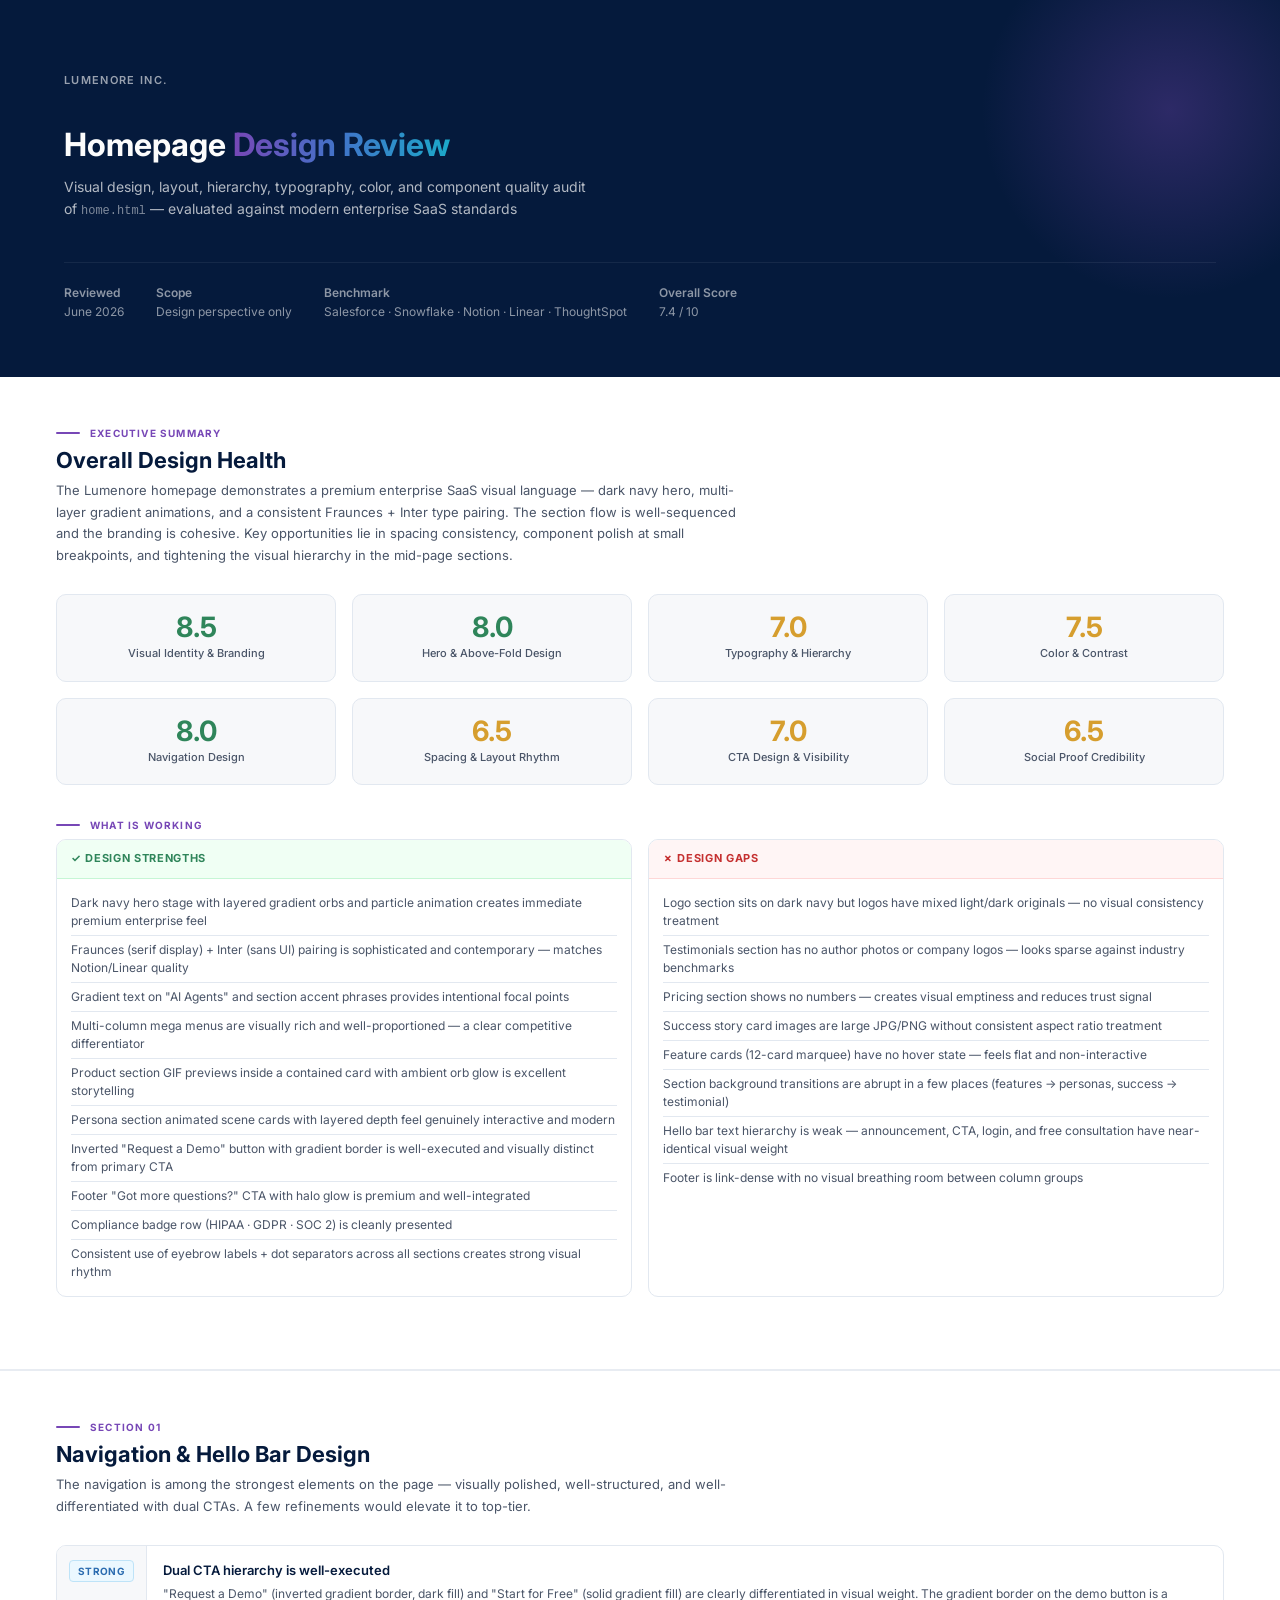
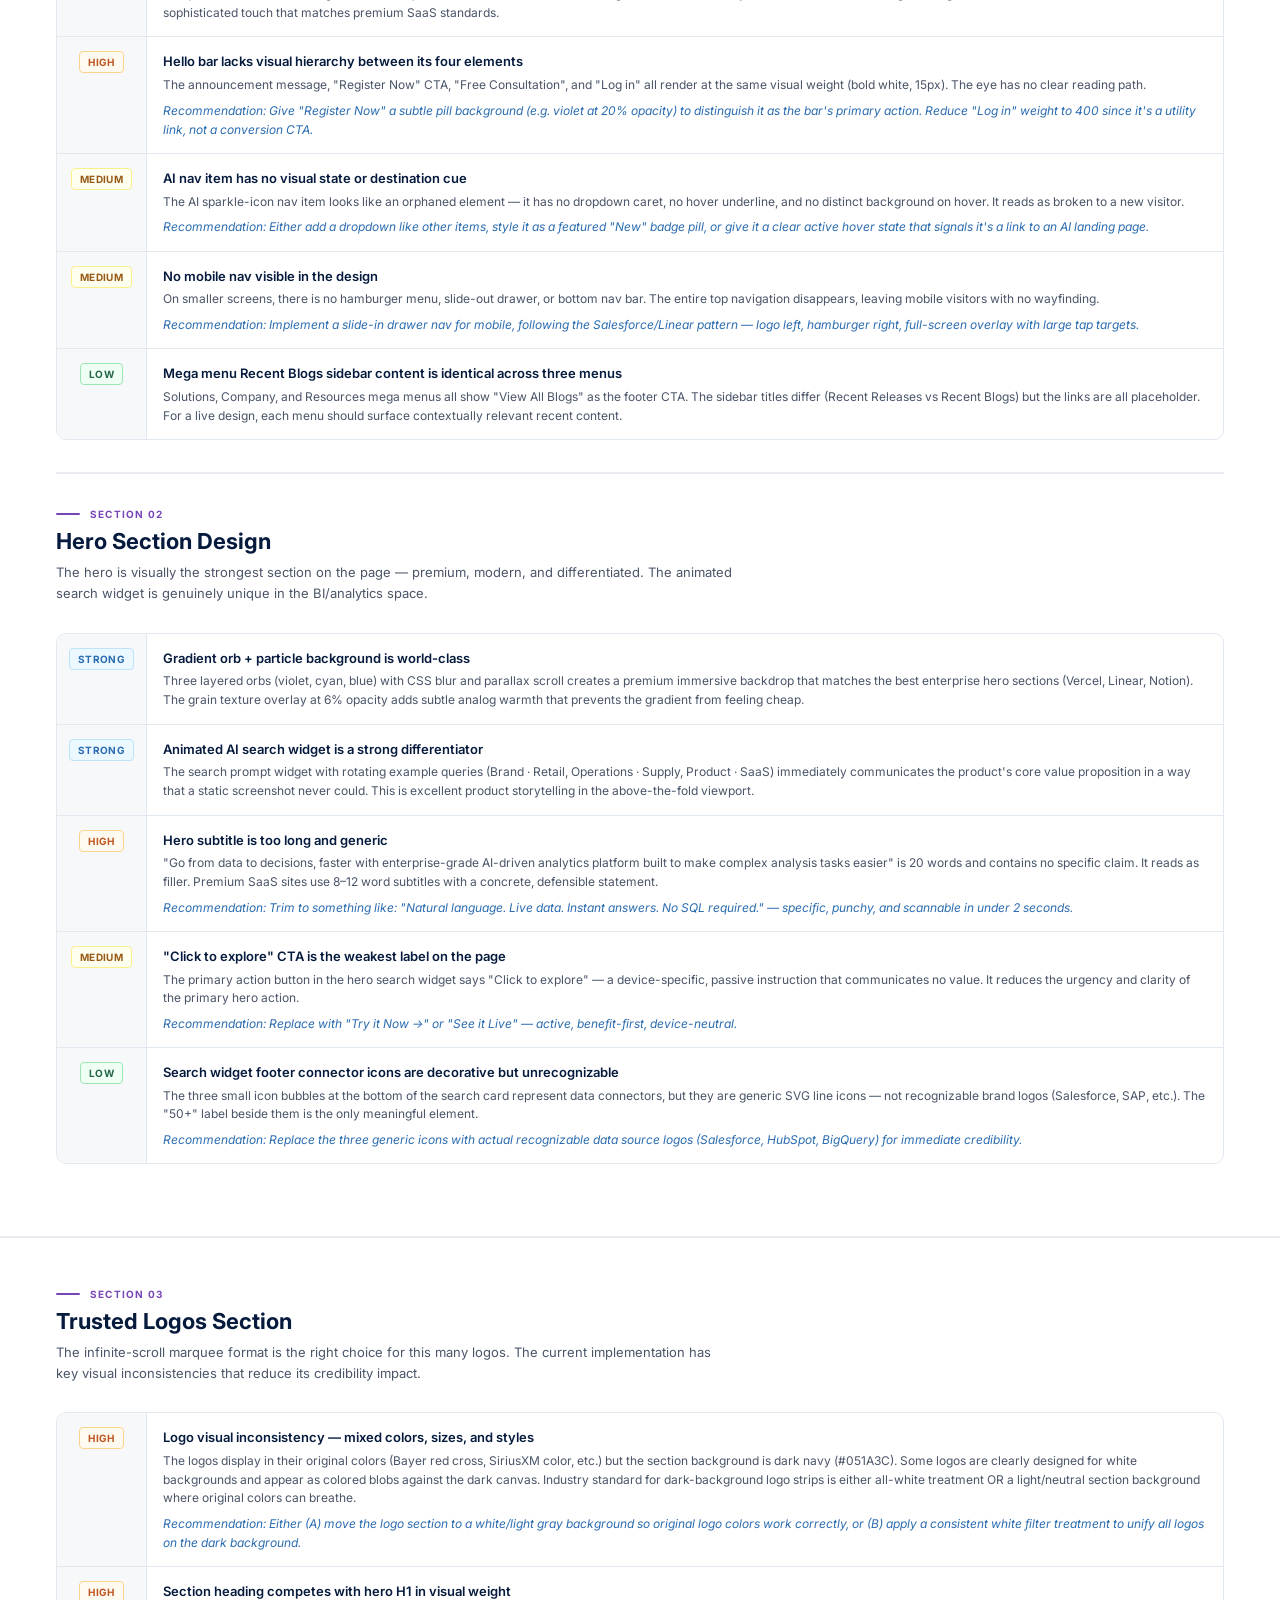
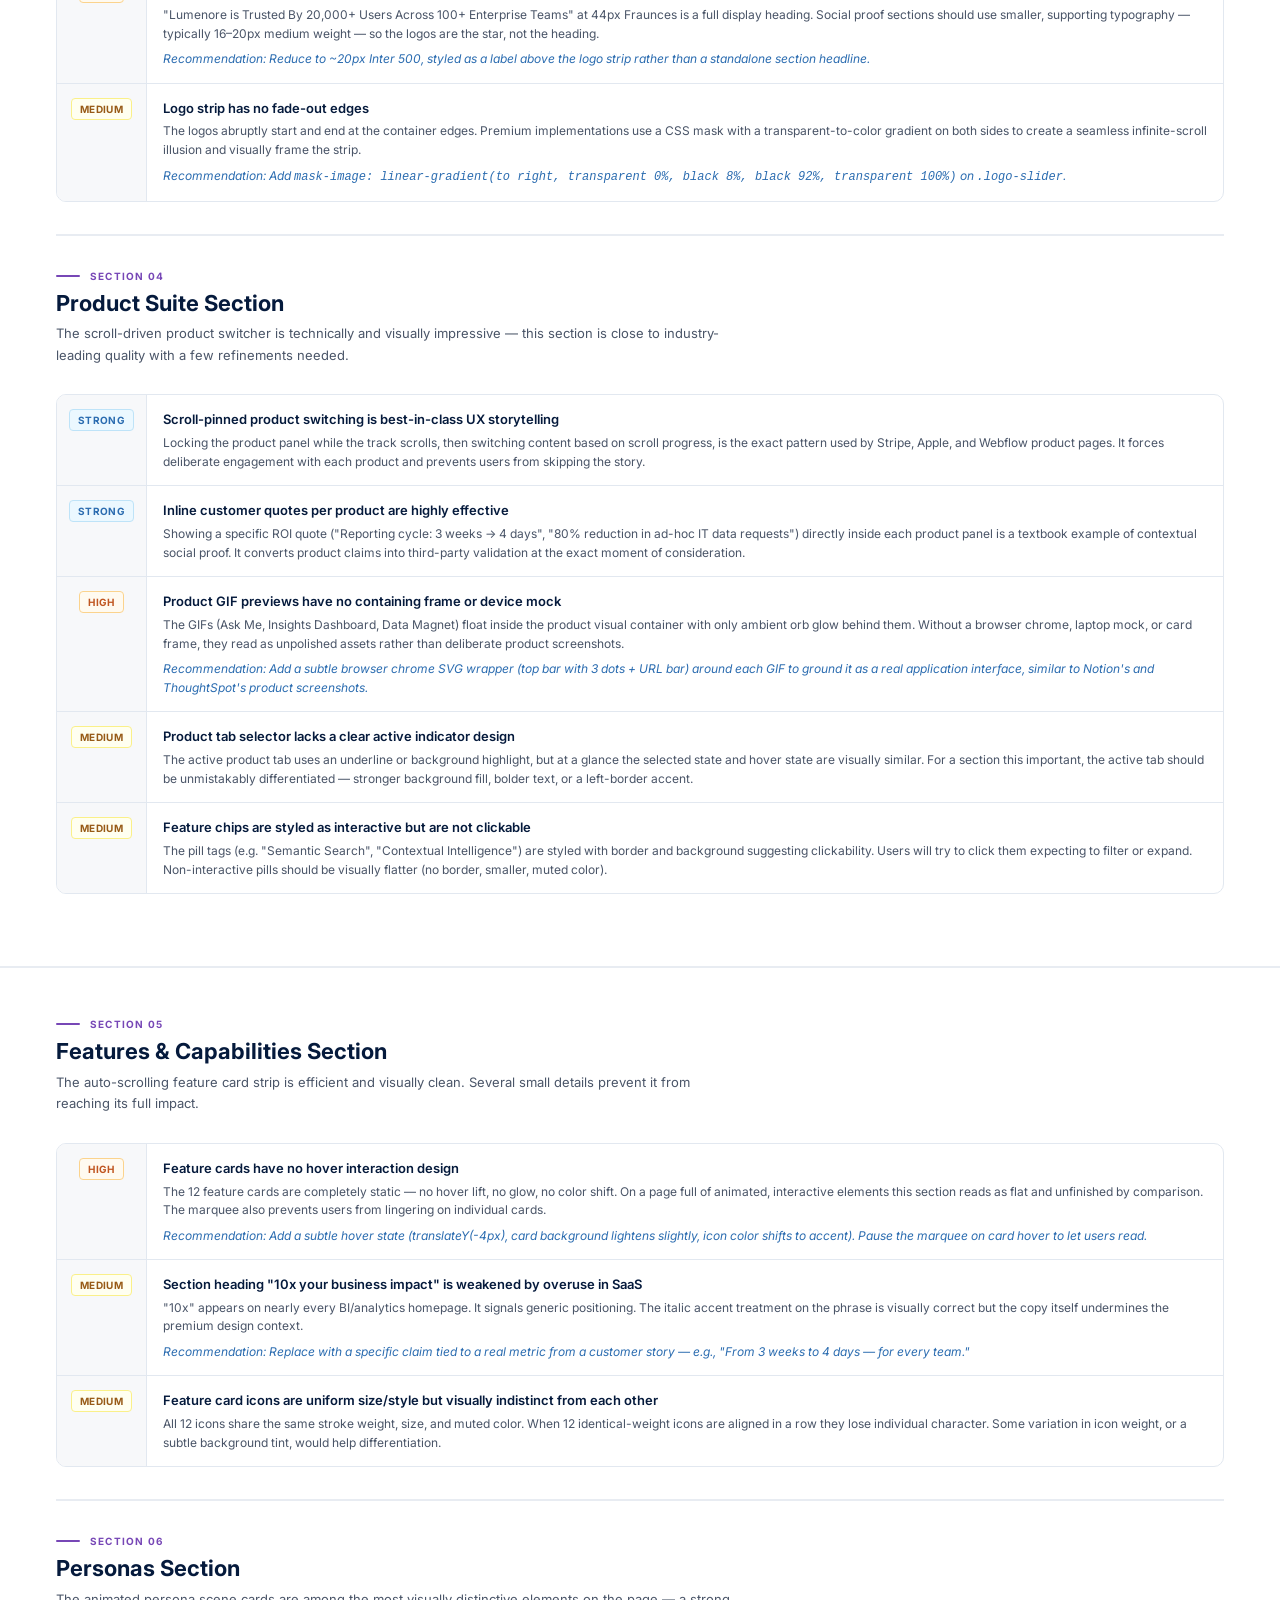
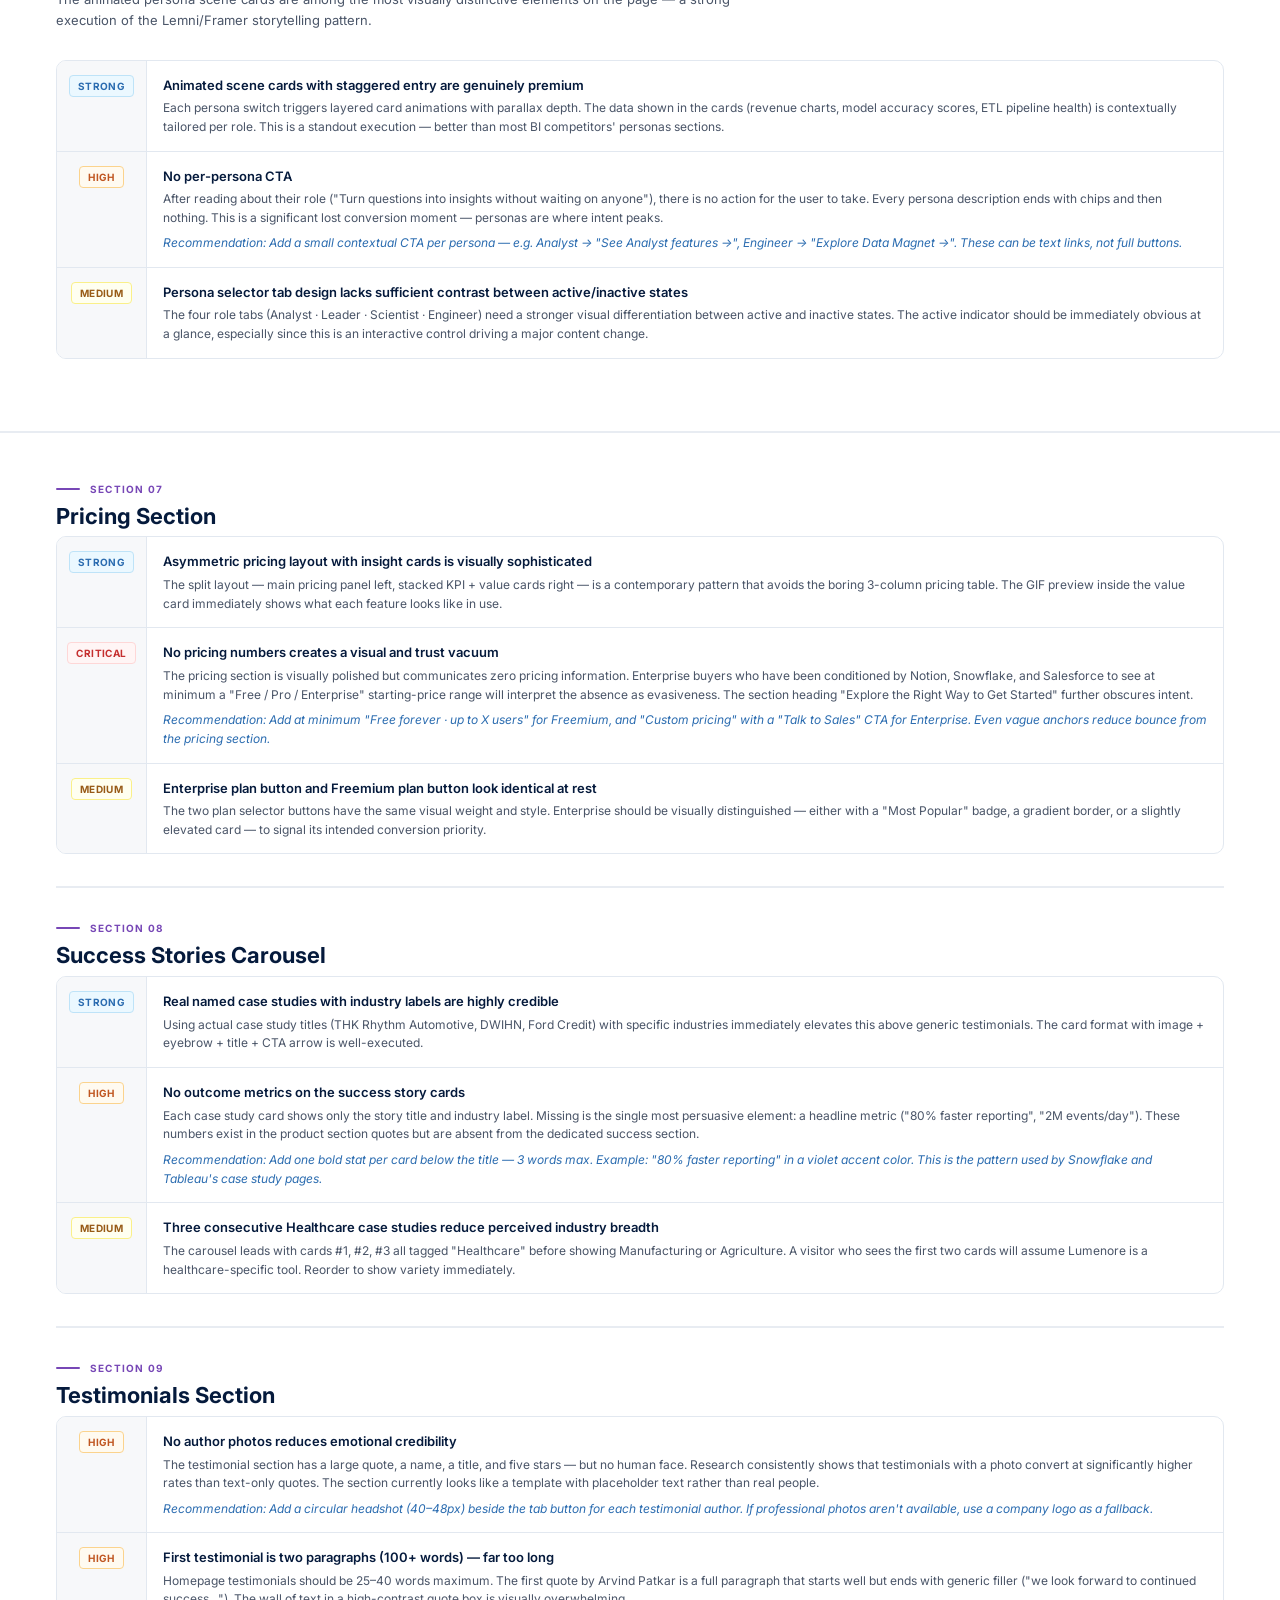
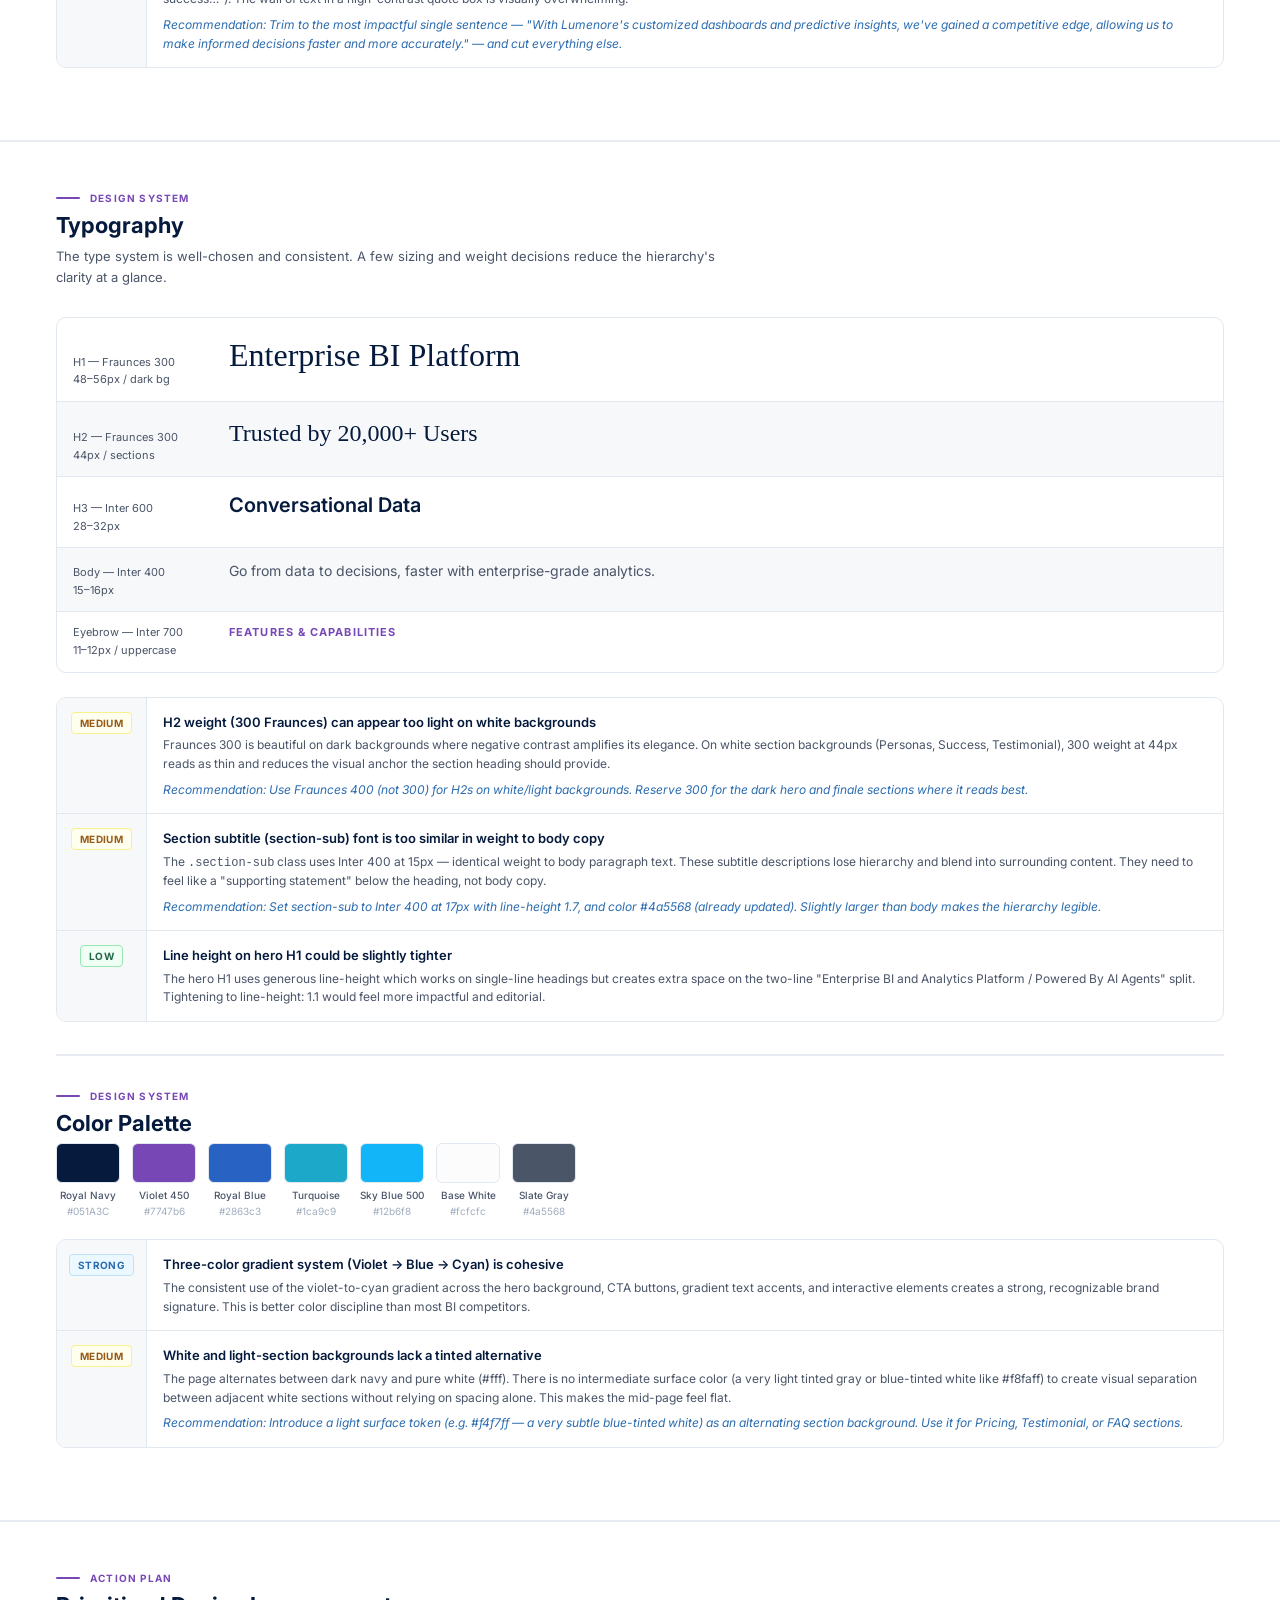
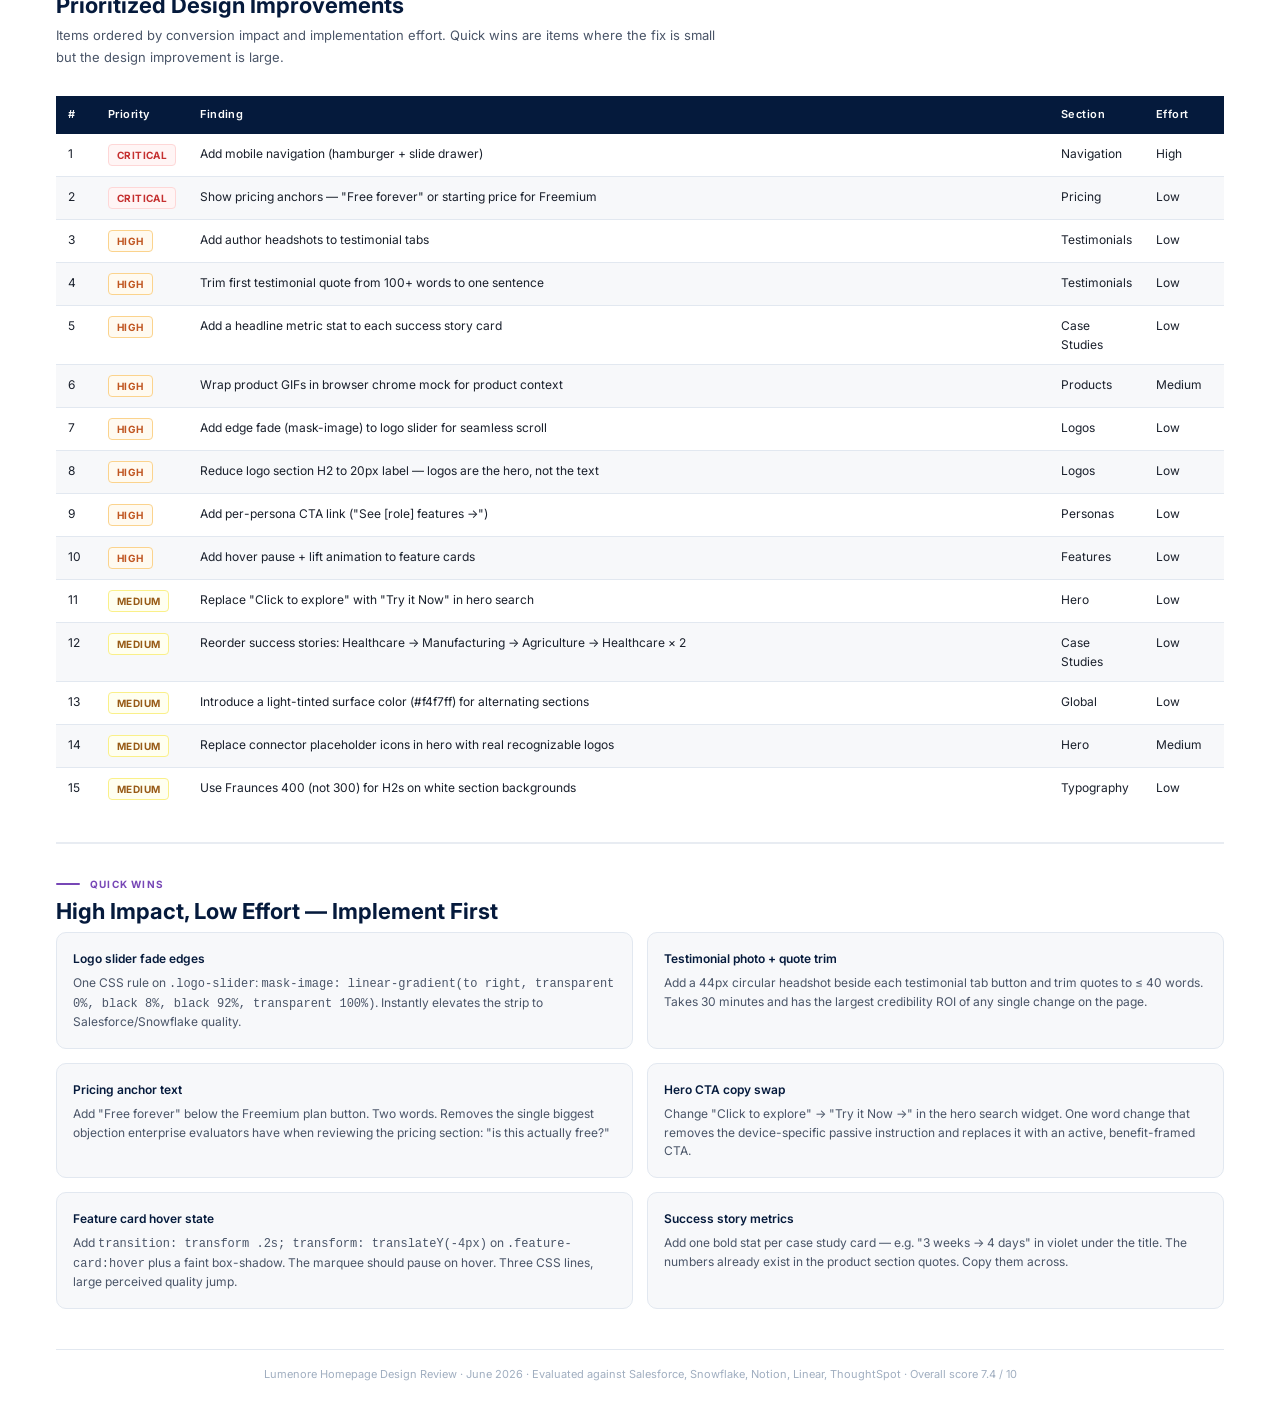
<file: lumenore-design-review.html>
<!DOCTYPE html>
<html lang="en">
<head>
<meta charset="UTF-8">
<meta name="viewport" content="width=device-width, initial-scale=1.0">
<title>Lumenore Homepage — Design Review</title>
<style>
  @import url('https://fonts.googleapis.com/css2?family=Inter:wght@300;400;500;600;700&display=swap');

  *, *::before, *::after { box-sizing: border-box; margin: 0; padding: 0; }

  :root {
    --navy:    #051A3C;
    --violet:  #7747b6;
    --blue:    #2863c3;
    --cyan:    #1ca9c9;
    --white:   #fcfcfc;
    --gray-1:  #f7f8fa;
    --gray-2:  #e8ecf2;
    --gray-3:  #4a5568;
    --text:    #1a202c;
    --red:     #e53e3e;
    --orange:  #dd6b20;
    --yellow:  #d69e2e;
    --green:   #2f855a;
    --border:  #e2e8f0;
  }

  body {
    font-family: 'Inter', sans-serif;
    font-size: 13px;
    color: var(--text);
    background: #fff;
    line-height: 1.6;
  }

  /* ── COVER ── */
  .cover {
    background: var(--navy);
    color: var(--white);
    padding: 72px 64px 56px;
    min-height: 260px;
    position: relative;
    overflow: hidden;
    page-break-after: always;
  }
  .cover::before {
    content: '';
    position: absolute;
    top: -80px; right: -80px;
    width: 380px; height: 380px;
    background: radial-gradient(circle, rgba(119,71,182,.35) 0%, transparent 70%);
    border-radius: 50%;
  }
  .cover-logo {
    font-size: 11px;
    font-weight: 600;
    letter-spacing: .12em;
    text-transform: uppercase;
    opacity: .6;
    margin-bottom: 36px;
  }
  .cover h1 {
    font-size: 32px;
    font-weight: 700;
    line-height: 1.2;
    margin-bottom: 12px;
  }
  .cover h1 span {
    background: linear-gradient(90deg, #7747b6, #4075c9, #1ca9c9);
    -webkit-background-clip: text;
    -webkit-text-fill-color: transparent;
  }
  .cover-sub {
    font-size: 14px;
    opacity: .7;
    margin-bottom: 40px;
  }
  .cover-meta {
    display: flex;
    gap: 32px;
    font-size: 12px;
    opacity: .55;
    border-top: 1px solid rgba(255,255,255,.12);
    padding-top: 20px;
  }
  .cover-meta strong { opacity: 1; font-weight: 600; }

  /* ── LAYOUT ── */
  .page { padding: 48px 56px; }
  .page + .page { border-top: 2px solid var(--gray-2); }

  /* ── SECTION HEADINGS ── */
  .section-label {
    display: flex;
    align-items: center;
    gap: 10px;
    font-size: 10px;
    font-weight: 700;
    letter-spacing: .12em;
    text-transform: uppercase;
    color: var(--violet);
    margin-bottom: 6px;
  }
  .section-label::before {
    content: '';
    display: inline-block;
    width: 24px; height: 2px;
    background: var(--violet);
    border-radius: 2px;
  }
  .section-title {
    font-size: 22px;
    font-weight: 700;
    color: var(--navy);
    margin-bottom: 6px;
    line-height: 1.25;
  }
  .section-desc {
    font-size: 13px;
    color: var(--gray-3);
    margin-bottom: 28px;
    max-width: 680px;
    line-height: 1.65;
  }

  /* ── SCORE CARD ── */
  .score-grid {
    display: grid;
    grid-template-columns: repeat(4, 1fr);
    gap: 16px;
    margin-bottom: 32px;
  }
  .score-card {
    background: var(--gray-1);
    border: 1px solid var(--border);
    border-radius: 10px;
    padding: 18px 16px;
    text-align: center;
  }
  .score-num {
    font-size: 28px;
    font-weight: 700;
    color: var(--navy);
    line-height: 1;
    margin-bottom: 4px;
  }
  .score-num.good  { color: var(--green); }
  .score-num.warn  { color: var(--yellow); }
  .score-num.bad   { color: var(--orange); }
  .score-label { font-size: 11px; color: var(--gray-3); font-weight: 500; }

  /* ── PRIORITY BADGES ── */
  .badge {
    display: inline-block;
    padding: 2px 8px;
    border-radius: 4px;
    font-size: 10px;
    font-weight: 700;
    letter-spacing: .04em;
    text-transform: uppercase;
    white-space: nowrap;
  }
  .badge-critical  { background: #fff5f5; color: #c53030; border: 1px solid #fed7d7; }
  .badge-high      { background: #fffaf0; color: #c05621; border: 1px solid #fbd38d; }
  .badge-medium    { background: #fffff0; color: #975a16; border: 1px solid #faf089; }
  .badge-low       { background: #f0fff4; color: #276749; border: 1px solid #9ae6b4; }
  .badge-good      { background: #ebf8ff; color: #2b6cb0; border: 1px solid #bee3f8; }

  /* ── FINDING ROWS ── */
  .findings { border: 1px solid var(--border); border-radius: 10px; overflow: hidden; margin-bottom: 24px; }
  .finding {
    display: grid;
    grid-template-columns: 90px 1fr;
    border-bottom: 1px solid var(--border);
  }
  .finding:last-child { border-bottom: none; }
  .finding-priority {
    padding: 14px 12px;
    background: var(--gray-1);
    display: flex;
    align-items: flex-start;
    justify-content: center;
    border-right: 1px solid var(--border);
  }
  .finding-body { padding: 14px 16px; }
  .finding-title { font-weight: 600; font-size: 13px; color: var(--navy); margin-bottom: 4px; }
  .finding-desc  { font-size: 12px; color: var(--gray-3); line-height: 1.55; }
  .finding-rec   { font-size: 12px; color: #2b6cb0; margin-top: 6px; font-style: italic; }

  /* ── GOOD/BAD SPLIT ── */
  .split { display: grid; grid-template-columns: 1fr 1fr; gap: 16px; margin-bottom: 24px; }
  .split-col { border: 1px solid var(--border); border-radius: 10px; overflow: hidden; }
  .split-head {
    padding: 10px 14px;
    font-size: 11px;
    font-weight: 700;
    letter-spacing: .06em;
    text-transform: uppercase;
  }
  .split-head.good { background: #f0fff4; color: var(--green); border-bottom: 1px solid #c6f6d5; }
  .split-head.bad  { background: #fff5f5; color: #c53030;     border-bottom: 1px solid #fed7d7; }
  .split-list { list-style: none; padding: 10px 14px; }
  .split-list li {
    font-size: 12px;
    color: var(--gray-3);
    padding: 5px 0;
    border-bottom: 1px solid var(--border);
    line-height: 1.5;
  }
  .split-list li:last-child { border-bottom: none; }
  .split-list li::before { content: ''; }

  /* ── COLOR SWATCHES ── */
  .swatch-row { display: flex; gap: 12px; flex-wrap: wrap; margin-bottom: 20px; }
  .swatch { text-align: center; }
  .swatch-box { width: 64px; height: 40px; border-radius: 6px; border: 1px solid var(--border); margin-bottom: 4px; }
  .swatch-name { font-size: 10px; color: var(--gray-3); font-weight: 500; }
  .swatch-hex  { font-size: 10px; color: #a0aec0; }

  /* ── TYPOGRAPHY SPECIMEN ── */
  .type-row {
    display: flex;
    align-items: baseline;
    gap: 16px;
    padding: 12px 0;
    border-bottom: 1px solid var(--border);
  }
  .type-row:last-child { border-bottom: none; }
  .type-meta { width: 140px; flex-shrink: 0; font-size: 11px; color: var(--gray-3); }
  .type-sample { color: var(--navy); }

  /* ── RECOMMENDATION CARDS ── */
  .rec-grid { display: grid; grid-template-columns: 1fr 1fr; gap: 14px; margin-bottom: 24px; }
  .rec-card {
    border: 1px solid var(--border);
    border-radius: 10px;
    padding: 16px;
    background: var(--gray-1);
  }
  .rec-card-title { font-weight: 600; font-size: 12px; color: var(--navy); margin-bottom: 6px; }
  .rec-card-body  { font-size: 12px; color: var(--gray-3); line-height: 1.55; }

  /* ── PRIORITY TABLE ── */
  table { width: 100%; border-collapse: collapse; font-size: 12px; margin-bottom: 24px; }
  th {
    background: var(--navy);
    color: var(--white);
    padding: 10px 12px;
    text-align: left;
    font-size: 11px;
    font-weight: 600;
    letter-spacing: .04em;
  }
  td { padding: 10px 12px; border-bottom: 1px solid var(--border); vertical-align: top; }
  tr:last-child td { border-bottom: none; }
  tr:nth-child(even) td { background: var(--gray-1); }

  /* ── DIVIDER ── */
  .divider { border: none; border-top: 2px solid var(--gray-2); margin: 32px 0; }

  /* ── PAGE BREAK ── */
  .break { page-break-before: always; }

  /* ── FOOTNOTE ── */
  .footnote { font-size: 11px; color: #a0aec0; text-align: center; margin-top: 40px; padding-top: 16px; border-top: 1px solid var(--border); }
</style>
</head>
<body>

<!-- ══ COVER PAGE ══ -->
<div class="cover">
  <p class="cover-logo">Lumenore Inc.</p>
  <h1>Homepage <span>Design Review</span></h1>
  <p class="cover-sub">Visual design, layout, hierarchy, typography, color, and component quality audit<br>of <code style="font-size:12px;opacity:.7">home.html</code> — evaluated against modern enterprise SaaS standards</p>
  <div class="cover-meta">
    <div><strong>Reviewed</strong><br>June 2026</div>
    <div><strong>Scope</strong><br>Design perspective only</div>
    <div><strong>Benchmark</strong><br>Salesforce · Snowflake · Notion · Linear · ThoughtSpot</div>
    <div><strong>Overall Score</strong><br>7.4 / 10</div>
  </div>
</div>

<!-- ══ PAGE 1 — OVERVIEW ══ -->
<div class="page">
  <p class="section-label">Executive Summary</p>
  <h2 class="section-title">Overall Design Health</h2>
  <p class="section-desc">The Lumenore homepage demonstrates a premium enterprise SaaS visual language — dark navy hero, multi-layer gradient animations, and a consistent Fraunces + Inter type pairing. The section flow is well-sequenced and the branding is cohesive. Key opportunities lie in spacing consistency, component polish at small breakpoints, and tightening the visual hierarchy in the mid-page sections.</p>

  <div class="score-grid">
    <div class="score-card">
      <div class="score-num good">8.5</div>
      <div class="score-label">Visual Identity &amp; Branding</div>
    </div>
    <div class="score-card">
      <div class="score-num good">8.0</div>
      <div class="score-label">Hero &amp; Above-Fold Design</div>
    </div>
    <div class="score-card">
      <div class="score-num warn">7.0</div>
      <div class="score-label">Typography &amp; Hierarchy</div>
    </div>
    <div class="score-card">
      <div class="score-num warn">7.5</div>
      <div class="score-label">Color &amp; Contrast</div>
    </div>
    <div class="score-card">
      <div class="score-num good">8.0</div>
      <div class="score-label">Navigation Design</div>
    </div>
    <div class="score-card">
      <div class="score-num warn">6.5</div>
      <div class="score-label">Spacing &amp; Layout Rhythm</div>
    </div>
    <div class="score-card">
      <div class="score-num warn">7.0</div>
      <div class="score-label">CTA Design &amp; Visibility</div>
    </div>
    <div class="score-card">
      <div class="score-num warn">6.5</div>
      <div class="score-label">Social Proof Credibility</div>
    </div>
  </div>

  <p class="section-label">What Is Working</p>
  <div class="split">
    <div class="split-col">
      <div class="split-head good">✓ Design Strengths</div>
      <ul class="split-list">
        <li>Dark navy hero stage with layered gradient orbs and particle animation creates immediate premium enterprise feel</li>
        <li>Fraunces (serif display) + Inter (sans UI) pairing is sophisticated and contemporary — matches Notion/Linear quality</li>
        <li>Gradient text on "AI Agents" and section accent phrases provides intentional focal points</li>
        <li>Multi-column mega menus are visually rich and well-proportioned — a clear competitive differentiator</li>
        <li>Product section GIF previews inside a contained card with ambient orb glow is excellent storytelling</li>
        <li>Persona section animated scene cards with layered depth feel genuinely interactive and modern</li>
        <li>Inverted "Request a Demo" button with gradient border is well-executed and visually distinct from primary CTA</li>
        <li>Footer "Got more questions?" CTA with halo glow is premium and well-integrated</li>
        <li>Compliance badge row (HIPAA · GDPR · SOC 2) is cleanly presented</li>
        <li>Consistent use of eyebrow labels + dot separators across all sections creates strong visual rhythm</li>
      </ul>
    </div>
    <div class="split-col">
      <div class="split-head bad">✗ Design Gaps</div>
      <ul class="split-list">
        <li>Logo section sits on dark navy but logos have mixed light/dark originals — no visual consistency treatment</li>
        <li>Testimonials section has no author photos or company logos — looks sparse against industry benchmarks</li>
        <li>Pricing section shows no numbers — creates visual emptiness and reduces trust signal</li>
        <li>Success story card images are large JPG/PNG without consistent aspect ratio treatment</li>
        <li>Feature cards (12-card marquee) have no hover state — feels flat and non-interactive</li>
        <li>Section background transitions are abrupt in a few places (features → personas, success → testimonial)</li>
        <li>Hello bar text hierarchy is weak — announcement, CTA, login, and free consultation have near-identical visual weight</li>
        <li>Footer is link-dense with no visual breathing room between column groups</li>
      </ul>
    </div>
  </div>
</div>

<!-- ══ PAGE 2 — HERO + NAV ══ -->
<div class="page break">
  <p class="section-label">Section 01</p>
  <h2 class="section-title">Navigation &amp; Hello Bar Design</h2>
  <p class="section-desc">The navigation is among the strongest elements on the page — visually polished, well-structured, and well-differentiated with dual CTAs. A few refinements would elevate it to top-tier.</p>

  <div class="findings">
    <div class="finding">
      <div class="finding-priority"><span class="badge badge-good">Strong</span></div>
      <div class="finding-body">
        <div class="finding-title">Dual CTA hierarchy is well-executed</div>
        <div class="finding-desc">"Request a Demo" (inverted gradient border, dark fill) and "Start for Free" (solid gradient fill) are clearly differentiated in visual weight. The gradient border on the demo button is a sophisticated touch that matches premium SaaS standards.</div>
      </div>
    </div>
    <div class="finding">
      <div class="finding-priority"><span class="badge badge-high">High</span></div>
      <div class="finding-body">
        <div class="finding-title">Hello bar lacks visual hierarchy between its four elements</div>
        <div class="finding-desc">The announcement message, "Register Now" CTA, "Free Consultation", and "Log in" all render at the same visual weight (bold white, 15px). The eye has no clear reading path.</div>
        <div class="finding-rec">Recommendation: Give "Register Now" a subtle pill background (e.g. violet at 20% opacity) to distinguish it as the bar's primary action. Reduce "Log in" weight to 400 since it's a utility link, not a conversion CTA.</div>
      </div>
    </div>
    <div class="finding">
      <div class="finding-priority"><span class="badge badge-medium">Medium</span></div>
      <div class="finding-body">
        <div class="finding-title">AI nav item has no visual state or destination cue</div>
        <div class="finding-desc">The AI sparkle-icon nav item looks like an orphaned element — it has no dropdown caret, no hover underline, and no distinct background on hover. It reads as broken to a new visitor.</div>
        <div class="finding-rec">Recommendation: Either add a dropdown like other items, style it as a featured "New" badge pill, or give it a clear active hover state that signals it's a link to an AI landing page.</div>
      </div>
    </div>
    <div class="finding">
      <div class="finding-priority"><span class="badge badge-medium">Medium</span></div>
      <div class="finding-body">
        <div class="finding-title">No mobile nav visible in the design</div>
        <div class="finding-desc">On smaller screens, there is no hamburger menu, slide-out drawer, or bottom nav bar. The entire top navigation disappears, leaving mobile visitors with no wayfinding.</div>
        <div class="finding-rec">Recommendation: Implement a slide-in drawer nav for mobile, following the Salesforce/Linear pattern — logo left, hamburger right, full-screen overlay with large tap targets.</div>
      </div>
    </div>
    <div class="finding">
      <div class="finding-priority"><span class="badge badge-low">Low</span></div>
      <div class="finding-body">
        <div class="finding-title">Mega menu Recent Blogs sidebar content is identical across three menus</div>
        <div class="finding-desc">Solutions, Company, and Resources mega menus all show "View All Blogs" as the footer CTA. The sidebar titles differ (Recent Releases vs Recent Blogs) but the links are all placeholder. For a live design, each menu should surface contextually relevant recent content.</div>
      </div>
    </div>
  </div>

  <hr class="divider">

  <p class="section-label">Section 02</p>
  <h2 class="section-title">Hero Section Design</h2>
  <p class="section-desc">The hero is visually the strongest section on the page — premium, modern, and differentiated. The animated search widget is genuinely unique in the BI/analytics space.</p>

  <div class="findings">
    <div class="finding">
      <div class="finding-priority"><span class="badge badge-good">Strong</span></div>
      <div class="finding-body">
        <div class="finding-title">Gradient orb + particle background is world-class</div>
        <div class="finding-desc">Three layered orbs (violet, cyan, blue) with CSS blur and parallax scroll creates a premium immersive backdrop that matches the best enterprise hero sections (Vercel, Linear, Notion). The grain texture overlay at 6% opacity adds subtle analog warmth that prevents the gradient from feeling cheap.</div>
      </div>
    </div>
    <div class="finding">
      <div class="finding-priority"><span class="badge badge-good">Strong</span></div>
      <div class="finding-body">
        <div class="finding-title">Animated AI search widget is a strong differentiator</div>
        <div class="finding-desc">The search prompt widget with rotating example queries (Brand · Retail, Operations · Supply, Product · SaaS) immediately communicates the product's core value proposition in a way that a static screenshot never could. This is excellent product storytelling in the above-the-fold viewport.</div>
      </div>
    </div>
    <div class="finding">
      <div class="finding-priority"><span class="badge badge-high">High</span></div>
      <div class="finding-body">
        <div class="finding-title">Hero subtitle is too long and generic</div>
        <div class="finding-desc">"Go from data to decisions, faster with enterprise-grade AI-driven analytics platform built to make complex analysis tasks easier" is 20 words and contains no specific claim. It reads as filler. Premium SaaS sites use 8–12 word subtitles with a concrete, defensible statement.</div>
        <div class="finding-rec">Recommendation: Trim to something like: "Natural language. Live data. Instant answers. No SQL required." — specific, punchy, and scannable in under 2 seconds.</div>
      </div>
    </div>
    <div class="finding">
      <div class="finding-priority"><span class="badge badge-medium">Medium</span></div>
      <div class="finding-body">
        <div class="finding-title">"Click to explore" CTA is the weakest label on the page</div>
        <div class="finding-desc">The primary action button in the hero search widget says "Click to explore" — a device-specific, passive instruction that communicates no value. It reduces the urgency and clarity of the primary hero action.</div>
        <div class="finding-rec">Recommendation: Replace with "Try it Now →" or "See it Live" — active, benefit-first, device-neutral.</div>
      </div>
    </div>
    <div class="finding">
      <div class="finding-priority"><span class="badge badge-low">Low</span></div>
      <div class="finding-body">
        <div class="finding-title">Search widget footer connector icons are decorative but unrecognizable</div>
        <div class="finding-desc">The three small icon bubbles at the bottom of the search card represent data connectors, but they are generic SVG line icons — not recognizable brand logos (Salesforce, SAP, etc.). The "50+" label beside them is the only meaningful element.</div>
        <div class="finding-rec">Recommendation: Replace the three generic icons with actual recognizable data source logos (Salesforce, HubSpot, BigQuery) for immediate credibility.</div>
      </div>
    </div>
  </div>
</div>

<!-- ══ PAGE 3 — LOGO + PRODUCT ══ -->
<div class="page break">
  <p class="section-label">Section 03</p>
  <h2 class="section-title">Trusted Logos Section</h2>
  <p class="section-desc">The infinite-scroll marquee format is the right choice for this many logos. The current implementation has key visual inconsistencies that reduce its credibility impact.</p>

  <div class="findings">
    <div class="finding">
      <div class="finding-priority"><span class="badge badge-high">High</span></div>
      <div class="finding-body">
        <div class="finding-title">Logo visual inconsistency — mixed colors, sizes, and styles</div>
        <div class="finding-desc">The logos display in their original colors (Bayer red cross, SiriusXM color, etc.) but the section background is dark navy (#051A3C). Some logos are clearly designed for white backgrounds and appear as colored blobs against the dark canvas. Industry standard for dark-background logo strips is either all-white treatment OR a light/neutral section background where original colors can breathe.</div>
        <div class="finding-rec">Recommendation: Either (A) move the logo section to a white/light gray background so original logo colors work correctly, or (B) apply a consistent white filter treatment to unify all logos on the dark background.</div>
      </div>
    </div>
    <div class="finding">
      <div class="finding-priority"><span class="badge badge-high">High</span></div>
      <div class="finding-body">
        <div class="finding-title">Section heading competes with hero H1 in visual weight</div>
        <div class="finding-desc">"Lumenore is Trusted By 20,000+ Users Across 100+ Enterprise Teams" at 44px Fraunces is a full display heading. Social proof sections should use smaller, supporting typography — typically 16–20px medium weight — so the logos are the star, not the heading.</div>
        <div class="finding-rec">Recommendation: Reduce to ~20px Inter 500, styled as a label above the logo strip rather than a standalone section headline.</div>
      </div>
    </div>
    <div class="finding">
      <div class="finding-priority"><span class="badge badge-medium">Medium</span></div>
      <div class="finding-body">
        <div class="finding-title">Logo strip has no fade-out edges</div>
        <div class="finding-desc">The logos abruptly start and end at the container edges. Premium implementations use a CSS mask with a transparent-to-color gradient on both sides to create a seamless infinite-scroll illusion and visually frame the strip.</div>
        <div class="finding-rec">Recommendation: Add <code>mask-image: linear-gradient(to right, transparent 0%, black 8%, black 92%, transparent 100%)</code> on <code>.logo-slider</code>.</div>
      </div>
    </div>
  </div>

  <hr class="divider">

  <p class="section-label">Section 04</p>
  <h2 class="section-title">Product Suite Section</h2>
  <p class="section-desc">The scroll-driven product switcher is technically and visually impressive — this section is close to industry-leading quality with a few refinements needed.</p>

  <div class="findings">
    <div class="finding">
      <div class="finding-priority"><span class="badge badge-good">Strong</span></div>
      <div class="finding-body">
        <div class="finding-title">Scroll-pinned product switching is best-in-class UX storytelling</div>
        <div class="finding-desc">Locking the product panel while the track scrolls, then switching content based on scroll progress, is the exact pattern used by Stripe, Apple, and Webflow product pages. It forces deliberate engagement with each product and prevents users from skipping the story.</div>
      </div>
    </div>
    <div class="finding">
      <div class="finding-priority"><span class="badge badge-good">Strong</span></div>
      <div class="finding-body">
        <div class="finding-title">Inline customer quotes per product are highly effective</div>
        <div class="finding-desc">Showing a specific ROI quote ("Reporting cycle: 3 weeks → 4 days", "80% reduction in ad-hoc IT data requests") directly inside each product panel is a textbook example of contextual social proof. It converts product claims into third-party validation at the exact moment of consideration.</div>
      </div>
    </div>
    <div class="finding">
      <div class="finding-priority"><span class="badge badge-high">High</span></div>
      <div class="finding-body">
        <div class="finding-title">Product GIF previews have no containing frame or device mock</div>
        <div class="finding-desc">The GIFs (Ask Me, Insights Dashboard, Data Magnet) float inside the product visual container with only ambient orb glow behind them. Without a browser chrome, laptop mock, or card frame, they read as unpolished assets rather than deliberate product screenshots.</div>
        <div class="finding-rec">Recommendation: Add a subtle browser chrome SVG wrapper (top bar with 3 dots + URL bar) around each GIF to ground it as a real application interface, similar to Notion's and ThoughtSpot's product screenshots.</div>
      </div>
    </div>
    <div class="finding">
      <div class="finding-priority"><span class="badge badge-medium">Medium</span></div>
      <div class="finding-body">
        <div class="finding-title">Product tab selector lacks a clear active indicator design</div>
        <div class="finding-desc">The active product tab uses an underline or background highlight, but at a glance the selected state and hover state are visually similar. For a section this important, the active tab should be unmistakably differentiated — stronger background fill, bolder text, or a left-border accent.</div>
      </div>
    </div>
    <div class="finding">
      <div class="finding-priority"><span class="badge badge-medium">Medium</span></div>
      <div class="finding-body">
        <div class="finding-title">Feature chips are styled as interactive but are not clickable</div>
        <div class="finding-desc">The pill tags (e.g. "Semantic Search", "Contextual Intelligence") are styled with border and background suggesting clickability. Users will try to click them expecting to filter or expand. Non-interactive pills should be visually flatter (no border, smaller, muted color).</div>
      </div>
    </div>
  </div>
</div>

<!-- ══ PAGE 4 — FEATURES + PERSONAS ══ -->
<div class="page break">
  <p class="section-label">Section 05</p>
  <h2 class="section-title">Features &amp; Capabilities Section</h2>
  <p class="section-desc">The auto-scrolling feature card strip is efficient and visually clean. Several small details prevent it from reaching its full impact.</p>

  <div class="findings">
    <div class="finding">
      <div class="finding-priority"><span class="badge badge-high">High</span></div>
      <div class="finding-body">
        <div class="finding-title">Feature cards have no hover interaction design</div>
        <div class="finding-desc">The 12 feature cards are completely static — no hover lift, no glow, no color shift. On a page full of animated, interactive elements this section reads as flat and unfinished by comparison. The marquee also prevents users from lingering on individual cards.</div>
        <div class="finding-rec">Recommendation: Add a subtle hover state (translateY(-4px), card background lightens slightly, icon color shifts to accent). Pause the marquee on card hover to let users read.</div>
      </div>
    </div>
    <div class="finding">
      <div class="finding-priority"><span class="badge badge-medium">Medium</span></div>
      <div class="finding-body">
        <div class="finding-title">Section heading "10x your business impact" is weakened by overuse in SaaS</div>
        <div class="finding-desc">"10x" appears on nearly every BI/analytics homepage. It signals generic positioning. The italic accent treatment on the phrase is visually correct but the copy itself undermines the premium design context.</div>
        <div class="finding-rec">Recommendation: Replace with a specific claim tied to a real metric from a customer story — e.g., "From 3 weeks to 4 days — for every team."</div>
      </div>
    </div>
    <div class="finding">
      <div class="finding-priority"><span class="badge badge-medium">Medium</span></div>
      <div class="finding-body">
        <div class="finding-title">Feature card icons are uniform size/style but visually indistinct from each other</div>
        <div class="finding-desc">All 12 icons share the same stroke weight, size, and muted color. When 12 identical-weight icons are aligned in a row they lose individual character. Some variation in icon weight, or a subtle background tint, would help differentiation.</div>
      </div>
    </div>
  </div>

  <hr class="divider">

  <p class="section-label">Section 06</p>
  <h2 class="section-title">Personas Section</h2>
  <p class="section-desc">The animated persona scene cards are among the most visually distinctive elements on the page — a strong execution of the Lemni/Framer storytelling pattern.</p>

  <div class="findings">
    <div class="finding">
      <div class="finding-priority"><span class="badge badge-good">Strong</span></div>
      <div class="finding-body">
        <div class="finding-title">Animated scene cards with staggered entry are genuinely premium</div>
        <div class="finding-desc">Each persona switch triggers layered card animations with parallax depth. The data shown in the cards (revenue charts, model accuracy scores, ETL pipeline health) is contextually tailored per role. This is a standout execution — better than most BI competitors' personas sections.</div>
      </div>
    </div>
    <div class="finding">
      <div class="finding-priority"><span class="badge badge-high">High</span></div>
      <div class="finding-body">
        <div class="finding-title">No per-persona CTA</div>
        <div class="finding-desc">After reading about their role ("Turn questions into insights without waiting on anyone"), there is no action for the user to take. Every persona description ends with chips and then nothing. This is a significant lost conversion moment — personas are where intent peaks.</div>
        <div class="finding-rec">Recommendation: Add a small contextual CTA per persona — e.g. Analyst → "See Analyst features →", Engineer → "Explore Data Magnet →". These can be text links, not full buttons.</div>
      </div>
    </div>
    <div class="finding">
      <div class="finding-priority"><span class="badge badge-medium">Medium</span></div>
      <div class="finding-body">
        <div class="finding-title">Persona selector tab design lacks sufficient contrast between active/inactive states</div>
        <div class="finding-desc">The four role tabs (Analyst · Leader · Scientist · Engineer) need a stronger visual differentiation between active and inactive states. The active indicator should be immediately obvious at a glance, especially since this is an interactive control driving a major content change.</div>
      </div>
    </div>
  </div>
</div>

<!-- ══ PAGE 5 — PRICING + STORIES + TESTIMONIALS ══ -->
<div class="page break">
  <p class="section-label">Section 07</p>
  <h2 class="section-title">Pricing Section</h2>

  <div class="findings">
    <div class="finding">
      <div class="finding-priority"><span class="badge badge-good">Strong</span></div>
      <div class="finding-body">
        <div class="finding-title">Asymmetric pricing layout with insight cards is visually sophisticated</div>
        <div class="finding-desc">The split layout — main pricing panel left, stacked KPI + value cards right — is a contemporary pattern that avoids the boring 3-column pricing table. The GIF preview inside the value card immediately shows what each feature looks like in use.</div>
      </div>
    </div>
    <div class="finding">
      <div class="finding-priority"><span class="badge badge-critical">Critical</span></div>
      <div class="finding-body">
        <div class="finding-title">No pricing numbers creates a visual and trust vacuum</div>
        <div class="finding-desc">The pricing section is visually polished but communicates zero pricing information. Enterprise buyers who have been conditioned by Notion, Snowflake, and Salesforce to see at minimum a "Free / Pro / Enterprise" starting-price range will interpret the absence as evasiveness. The section heading "Explore the Right Way to Get Started" further obscures intent.</div>
        <div class="finding-rec">Recommendation: Add at minimum "Free forever · up to X users" for Freemium, and "Custom pricing" with a "Talk to Sales" CTA for Enterprise. Even vague anchors reduce bounce from the pricing section.</div>
      </div>
    </div>
    <div class="finding">
      <div class="finding-priority"><span class="badge badge-medium">Medium</span></div>
      <div class="finding-body">
        <div class="finding-title">Enterprise plan button and Freemium plan button look identical at rest</div>
        <div class="finding-desc">The two plan selector buttons have the same visual weight and style. Enterprise should be visually distinguished — either with a "Most Popular" badge, a gradient border, or a slightly elevated card — to signal its intended conversion priority.</div>
      </div>
    </div>
  </div>

  <hr class="divider">

  <p class="section-label">Section 08</p>
  <h2 class="section-title">Success Stories Carousel</h2>

  <div class="findings">
    <div class="finding">
      <div class="finding-priority"><span class="badge badge-good">Strong</span></div>
      <div class="finding-body">
        <div class="finding-title">Real named case studies with industry labels are highly credible</div>
        <div class="finding-desc">Using actual case study titles (THK Rhythm Automotive, DWIHN, Ford Credit) with specific industries immediately elevates this above generic testimonials. The card format with image + eyebrow + title + CTA arrow is well-executed.</div>
      </div>
    </div>
    <div class="finding">
      <div class="finding-priority"><span class="badge badge-high">High</span></div>
      <div class="finding-body">
        <div class="finding-title">No outcome metrics on the success story cards</div>
        <div class="finding-desc">Each case study card shows only the story title and industry label. Missing is the single most persuasive element: a headline metric ("80% faster reporting", "2M events/day"). These numbers exist in the product section quotes but are absent from the dedicated success section.</div>
        <div class="finding-rec">Recommendation: Add one bold stat per card below the title — 3 words max. Example: "80% faster reporting" in a violet accent color. This is the pattern used by Snowflake and Tableau's case study pages.</div>
      </div>
    </div>
    <div class="finding">
      <div class="finding-priority"><span class="badge badge-medium">Medium</span></div>
      <div class="finding-body">
        <div class="finding-title">Three consecutive Healthcare case studies reduce perceived industry breadth</div>
        <div class="finding-desc">The carousel leads with cards #1, #2, #3 all tagged "Healthcare" before showing Manufacturing or Agriculture. A visitor who sees the first two cards will assume Lumenore is a healthcare-specific tool. Reorder to show variety immediately.</div>
      </div>
    </div>
  </div>

  <hr class="divider">

  <p class="section-label">Section 09</p>
  <h2 class="section-title">Testimonials Section</h2>

  <div class="findings">
    <div class="finding">
      <div class="finding-priority"><span class="badge badge-high">High</span></div>
      <div class="finding-body">
        <div class="finding-title">No author photos reduces emotional credibility</div>
        <div class="finding-desc">The testimonial section has a large quote, a name, a title, and five stars — but no human face. Research consistently shows that testimonials with a photo convert at significantly higher rates than text-only quotes. The section currently looks like a template with placeholder text rather than real people.</div>
        <div class="finding-rec">Recommendation: Add a circular headshot (40–48px) beside the tab button for each testimonial author. If professional photos aren't available, use a company logo as a fallback.</div>
      </div>
    </div>
    <div class="finding">
      <div class="finding-priority"><span class="badge badge-high">High</span></div>
      <div class="finding-body">
        <div class="finding-title">First testimonial is two paragraphs (100+ words) — far too long</div>
        <div class="finding-desc">Homepage testimonials should be 25–40 words maximum. The first quote by Arvind Patkar is a full paragraph that starts well but ends with generic filler ("we look forward to continued success…"). The wall of text in a high-contrast quote box is visually overwhelming.</div>
        <div class="finding-rec">Recommendation: Trim to the most impactful single sentence — "With Lumenore's customized dashboards and predictive insights, we've gained a competitive edge, allowing us to make informed decisions faster and more accurately." — and cut everything else.</div>
      </div>
    </div>
  </div>
</div>

<!-- ══ PAGE 6 — TYPOGRAPHY + COLOR ══ -->
<div class="page break">
  <p class="section-label">Design System</p>
  <h2 class="section-title">Typography</h2>
  <p class="section-desc">The type system is well-chosen and consistent. A few sizing and weight decisions reduce the hierarchy's clarity at a glance.</p>

  <div style="border:1px solid var(--border);border-radius:10px;overflow:hidden;margin-bottom:24px;">
    <div class="type-row" style="padding:12px 16px;">
      <div class="type-meta">H1 — Fraunces 300<br>48–56px / dark bg</div>
      <div class="type-sample" style="font-size:32px;font-weight:300;font-family:Georgia,serif;color:#051A3C;">Enterprise BI Platform</div>
    </div>
    <div class="type-row" style="padding:12px 16px;background:var(--gray-1);">
      <div class="type-meta">H2 — Fraunces 300<br>44px / sections</div>
      <div class="type-sample" style="font-size:24px;font-weight:300;font-family:Georgia,serif;color:#051A3C;">Trusted by 20,000+ Users</div>
    </div>
    <div class="type-row" style="padding:12px 16px;">
      <div class="type-meta">H3 — Inter 600<br>28–32px</div>
      <div class="type-sample" style="font-size:20px;font-weight:600;color:#051A3C;">Conversational Data</div>
    </div>
    <div class="type-row" style="padding:12px 16px;background:var(--gray-1);">
      <div class="type-meta">Body — Inter 400<br>15–16px</div>
      <div class="type-sample" style="font-size:14px;color:#4a5568;">Go from data to decisions, faster with enterprise-grade analytics.</div>
    </div>
    <div class="type-row" style="padding:12px 16px;">
      <div class="type-meta">Eyebrow — Inter 700<br>11–12px / uppercase</div>
      <div class="type-sample" style="font-size:11px;font-weight:700;letter-spacing:.1em;text-transform:uppercase;color:#7747b6;">Features &amp; Capabilities</div>
    </div>
  </div>

  <div class="findings">
    <div class="finding">
      <div class="finding-priority"><span class="badge badge-medium">Medium</span></div>
      <div class="finding-body">
        <div class="finding-title">H2 weight (300 Fraunces) can appear too light on white backgrounds</div>
        <div class="finding-desc">Fraunces 300 is beautiful on dark backgrounds where negative contrast amplifies its elegance. On white section backgrounds (Personas, Success, Testimonial), 300 weight at 44px reads as thin and reduces the visual anchor the section heading should provide.</div>
        <div class="finding-rec">Recommendation: Use Fraunces 400 (not 300) for H2s on white/light backgrounds. Reserve 300 for the dark hero and finale sections where it reads best.</div>
      </div>
    </div>
    <div class="finding">
      <div class="finding-priority"><span class="badge badge-medium">Medium</span></div>
      <div class="finding-body">
        <div class="finding-title">Section subtitle (section-sub) font is too similar in weight to body copy</div>
        <div class="finding-desc">The <code>.section-sub</code> class uses Inter 400 at 15px — identical weight to body paragraph text. These subtitle descriptions lose hierarchy and blend into surrounding content. They need to feel like a "supporting statement" below the heading, not body copy.</div>
        <div class="finding-rec">Recommendation: Set section-sub to Inter 400 at 17px with line-height 1.7, and color #4a5568 (already updated). Slightly larger than body makes the hierarchy legible.</div>
      </div>
    </div>
    <div class="finding">
      <div class="finding-priority"><span class="badge badge-low">Low</span></div>
      <div class="finding-body">
        <div class="finding-title">Line height on hero H1 could be slightly tighter</div>
        <div class="finding-desc">The hero H1 uses generous line-height which works on single-line headings but creates extra space on the two-line "Enterprise BI and Analytics Platform / Powered By AI Agents" split. Tightening to line-height: 1.1 would feel more impactful and editorial.</div>
      </div>
    </div>
  </div>

  <hr class="divider">

  <p class="section-label">Design System</p>
  <h2 class="section-title">Color Palette</h2>

  <div class="swatch-row">
    <div class="swatch">
      <div class="swatch-box" style="background:#051A3C;"></div>
      <div class="swatch-name">Royal Navy</div>
      <div class="swatch-hex">#051A3C</div>
    </div>
    <div class="swatch">
      <div class="swatch-box" style="background:#7747b6;"></div>
      <div class="swatch-name">Violet 450</div>
      <div class="swatch-hex">#7747b6</div>
    </div>
    <div class="swatch">
      <div class="swatch-box" style="background:#2863c3;"></div>
      <div class="swatch-name">Royal Blue</div>
      <div class="swatch-hex">#2863c3</div>
    </div>
    <div class="swatch">
      <div class="swatch-box" style="background:#1ca9c9;"></div>
      <div class="swatch-name">Turquoise</div>
      <div class="swatch-hex">#1ca9c9</div>
    </div>
    <div class="swatch">
      <div class="swatch-box" style="background:#12b6f8;"></div>
      <div class="swatch-name">Sky Blue 500</div>
      <div class="swatch-hex">#12b6f8</div>
    </div>
    <div class="swatch">
      <div class="swatch-box" style="background:#fcfcfc;border:1px solid #e2e8f0;"></div>
      <div class="swatch-name">Base White</div>
      <div class="swatch-hex">#fcfcfc</div>
    </div>
    <div class="swatch">
      <div class="swatch-box" style="background:#4a5568;"></div>
      <div class="swatch-name">Slate Gray</div>
      <div class="swatch-hex">#4a5568</div>
    </div>
  </div>

  <div class="findings">
    <div class="finding">
      <div class="finding-priority"><span class="badge badge-good">Strong</span></div>
      <div class="finding-body">
        <div class="finding-title">Three-color gradient system (Violet → Blue → Cyan) is cohesive</div>
        <div class="finding-desc">The consistent use of the violet-to-cyan gradient across the hero background, CTA buttons, gradient text accents, and interactive elements creates a strong, recognizable brand signature. This is better color discipline than most BI competitors.</div>
      </div>
    </div>
    <div class="finding">
      <div class="finding-priority"><span class="badge badge-medium">Medium</span></div>
      <div class="finding-body">
        <div class="finding-title">White and light-section backgrounds lack a tinted alternative</div>
        <div class="finding-desc">The page alternates between dark navy and pure white (#fff). There is no intermediate surface color (a very light tinted gray or blue-tinted white like #f8faff) to create visual separation between adjacent white sections without relying on spacing alone. This makes the mid-page feel flat.</div>
        <div class="finding-rec">Recommendation: Introduce a light surface token (e.g. #f4f7ff — a very subtle blue-tinted white) as an alternating section background. Use it for Pricing, Testimonial, or FAQ sections.</div>
      </div>
    </div>
  </div>
</div>

<!-- ══ PAGE 7 — PRIORITY SUMMARY ══ -->
<div class="page break">
  <p class="section-label">Action Plan</p>
  <h2 class="section-title">Prioritized Design Improvements</h2>
  <p class="section-desc">Items ordered by conversion impact and implementation effort. Quick wins are items where the fix is small but the design improvement is large.</p>

  <table>
    <thead>
      <tr>
        <th style="width:40px;">#</th>
        <th style="width:80px;">Priority</th>
        <th>Finding</th>
        <th style="width:90px;">Section</th>
        <th style="width:80px;">Effort</th>
      </tr>
    </thead>
    <tbody>
      <tr>
        <td>1</td>
        <td><span class="badge badge-critical">Critical</span></td>
        <td>Add mobile navigation (hamburger + slide drawer)</td>
        <td>Navigation</td>
        <td>High</td>
      </tr>
      <tr>
        <td>2</td>
        <td><span class="badge badge-critical">Critical</span></td>
        <td>Show pricing anchors — "Free forever" or starting price for Freemium</td>
        <td>Pricing</td>
        <td>Low</td>
      </tr>
      <tr>
        <td>3</td>
        <td><span class="badge badge-high">High</span></td>
        <td>Add author headshots to testimonial tabs</td>
        <td>Testimonials</td>
        <td>Low</td>
      </tr>
      <tr>
        <td>4</td>
        <td><span class="badge badge-high">High</span></td>
        <td>Trim first testimonial quote from 100+ words to one sentence</td>
        <td>Testimonials</td>
        <td>Low</td>
      </tr>
      <tr>
        <td>5</td>
        <td><span class="badge badge-high">High</span></td>
        <td>Add a headline metric stat to each success story card</td>
        <td>Case Studies</td>
        <td>Low</td>
      </tr>
      <tr>
        <td>6</td>
        <td><span class="badge badge-high">High</span></td>
        <td>Wrap product GIFs in browser chrome mock for product context</td>
        <td>Products</td>
        <td>Medium</td>
      </tr>
      <tr>
        <td>7</td>
        <td><span class="badge badge-high">High</span></td>
        <td>Add edge fade (mask-image) to logo slider for seamless scroll</td>
        <td>Logos</td>
        <td>Low</td>
      </tr>
      <tr>
        <td>8</td>
        <td><span class="badge badge-high">High</span></td>
        <td>Reduce logo section H2 to 20px label — logos are the hero, not the text</td>
        <td>Logos</td>
        <td>Low</td>
      </tr>
      <tr>
        <td>9</td>
        <td><span class="badge badge-high">High</span></td>
        <td>Add per-persona CTA link ("See [role] features →")</td>
        <td>Personas</td>
        <td>Low</td>
      </tr>
      <tr>
        <td>10</td>
        <td><span class="badge badge-high">High</span></td>
        <td>Add hover pause + lift animation to feature cards</td>
        <td>Features</td>
        <td>Low</td>
      </tr>
      <tr>
        <td>11</td>
        <td><span class="badge badge-medium">Medium</span></td>
        <td>Replace "Click to explore" with "Try it Now" in hero search</td>
        <td>Hero</td>
        <td>Low</td>
      </tr>
      <tr>
        <td>12</td>
        <td><span class="badge badge-medium">Medium</span></td>
        <td>Reorder success stories: Healthcare → Manufacturing → Agriculture → Healthcare × 2</td>
        <td>Case Studies</td>
        <td>Low</td>
      </tr>
      <tr>
        <td>13</td>
        <td><span class="badge badge-medium">Medium</span></td>
        <td>Introduce a light-tinted surface color (#f4f7ff) for alternating sections</td>
        <td>Global</td>
        <td>Low</td>
      </tr>
      <tr>
        <td>14</td>
        <td><span class="badge badge-medium">Medium</span></td>
        <td>Replace connector placeholder icons in hero with real recognizable logos</td>
        <td>Hero</td>
        <td>Medium</td>
      </tr>
      <tr>
        <td>15</td>
        <td><span class="badge badge-medium">Medium</span></td>
        <td>Use Fraunces 400 (not 300) for H2s on white section backgrounds</td>
        <td>Typography</td>
        <td>Low</td>
      </tr>
    </tbody>
  </table>

  <hr class="divider">

  <p class="section-label">Quick Wins</p>
  <h2 class="section-title">High Impact, Low Effort — Implement First</h2>

  <div class="rec-grid">
    <div class="rec-card">
      <div class="rec-card-title">Logo slider fade edges</div>
      <div class="rec-card-body">One CSS rule on <code>.logo-slider</code>: <code>mask-image: linear-gradient(to right, transparent 0%, black 8%, black 92%, transparent 100%)</code>. Instantly elevates the strip to Salesforce/Snowflake quality.</div>
    </div>
    <div class="rec-card">
      <div class="rec-card-title">Testimonial photo + quote trim</div>
      <div class="rec-card-body">Add a 44px circular headshot beside each testimonial tab button and trim quotes to ≤ 40 words. Takes 30 minutes and has the largest credibility ROI of any single change on the page.</div>
    </div>
    <div class="rec-card">
      <div class="rec-card-title">Pricing anchor text</div>
      <div class="rec-card-body">Add "Free forever" below the Freemium plan button. Two words. Removes the single biggest objection enterprise evaluators have when reviewing the pricing section: "is this actually free?"</div>
    </div>
    <div class="rec-card">
      <div class="rec-card-title">Hero CTA copy swap</div>
      <div class="rec-card-body">Change "Click to explore" → "Try it Now →" in the hero search widget. One word change that removes the device-specific passive instruction and replaces it with an active, benefit-framed CTA.</div>
    </div>
    <div class="rec-card">
      <div class="rec-card-title">Feature card hover state</div>
      <div class="rec-card-body">Add <code>transition: transform .2s; transform: translateY(-4px)</code> on <code>.feature-card:hover</code> plus a faint box-shadow. The marquee should pause on hover. Three CSS lines, large perceived quality jump.</div>
    </div>
    <div class="rec-card">
      <div class="rec-card-title">Success story metrics</div>
      <div class="rec-card-body">Add one bold stat per case study card — e.g. "3 weeks → 4 days" in violet under the title. The numbers already exist in the product section quotes. Copy them across.</div>
    </div>
  </div>

  <p class="footnote">Lumenore Homepage Design Review · June 2026 · Evaluated against Salesforce, Snowflake, Notion, Linear, ThoughtSpot · Overall score 7.4 / 10</p>
</div>

</body>
</html>
</file>
<file: assets/css/v2o/index.css>
/* ===========================================================
 * Lumenore — Homepage v2 (Figma: 994-29782)
 * Built on the same architecture as v2o/home.css. Token names
 * mirror the existing Figma-export pattern (var(--Name, #hex)),
 * values come from the Lumenore-New design variables.
 * ----------------------------------------------------------- */

:root{
    /* ---- Royal Blue ramp ---- */
    --Royal-Blue-Blue-50:  #e7eef8;
    --Royal-Blue-Blue-150: #b8d0fd;
    --Royal-Blue-Blue-200: #9fbae4;
    --Royal-Blue-Blue-350: #5886d0;
    --Royal-Blue-Blue-400: #4075c9;
    --Royal-Blue-Blue-450: #2863c3;
    --Royal-Blue-Blue-500: #0e48a5;
    --Royal-Blue-Blue-550: #0c3b87;
    --Royal-Blue-Blue-600: #0a3578;
    --Royal-Blue-Blue-750: #07214b;
    --Royal-Blue-Blue-850: #051A3C;
    --Royal-Blue-Blue-900: #051A3C;

    --Penn-Blue:        #001040;
    --Absolute-Black:   #212121;
    --Base-White:       #fcfcfc;

    /* ---- Violet ramp ---- */
    --Violet-Violet-50:  #f0ebf7;
    --Violet-Violet-250: #b499d7;
    --Violet-Violet-450: #7747b6;
    --Violet-Violet-500: #55298e;
    --Violet-Violet-550: #4d2580;

    /* ---- Sky Blue / Turquoise ---- */
    --SkyBlue-SkyBlue-50:    #e7f8fe;
    --SkyBlue-SkyBlue-500:   #12b6f8;
    --Turquoise-SkyBlue-50:  #e8f6fa;
    --Turquoise-SkyBlue-500: #1ca9c9;

    /* ---- Neutrals ---- */
    --Grey-Grey-100: #fbfbfb;
    --Grey-Grey-200: #f7f7f7;
    --Grey-Grey-600: #bbbbbb;
    --Grey-Grey-700: #8c8c8c;
    --Grey-Grey-800: #5e5e5e;
    --Grey-Grey-900: #2f2f2f;
    --Map-Grey:      #eaeaea;

    --blueGray-50:  #F8FAFC;
    --blueGray-200: #E2E8F0;
    --blueGray-400: #94A3B8;
    --blueGray-500: #64748B;
    --blueGray-600: #475569;
    --blueGray-700: #334155;

    /* Cool greys used in dashboard mock */
    --cool-101828: #101828;
    --cool-99a1af: #99a1af;
    --cool-6a7282: #6a7282;
    --cool-e5e7eb: #e5e7eb;
    --cool-f9fafb: #f9fafb;
    --cool-d1d5dc: #d1d5dc;

    /* ---- Gradients (exact Figma) ---- */
    --AI-Agents-Text: linear-gradient(83.02deg, #4AE7FF 51.42%, #4075C9 63.25%, #E879F9 76.03%);
    --Search-Glow:    linear-gradient(86.83deg, #22d3ee 0.77%, #3b82f6 50%, #e879f9 99.23%);
    --Explore-Button: linear-gradient(270deg, #7747b6 0%, #4075c9 50.7%, #1ca9c9 100%);
    --Compare-Button: linear-gradient(270deg, #7747b6 0%, #4075c9 50.7%, #1ca9c9 100%);
    --Tab-Bar-Bg:     linear-gradient(165.59deg, #ffffff 2.41%, #eef4ff 100.51%);
    --Active-Tab-Bg:  linear-gradient(157.45deg, #e9eff8 2.41%, #d9e3f5 100.51%);

    /* ---- Effects ---- */
    --Card-Shadow:        0 4px 14px 0 rgba(0, 0, 0, 0.25);
    --Card-Shadow-Soft:   0 2px 6px rgba(0, 0, 0, 0.08);
    --Tab-Active-Shadow:  0 10px 15px 0 rgba(0,0,0,.1), 0 4px 6px 0 rgba(0,0,0,.1);
    --Dash-Card-Shadow:   0 20px 25px -5px rgba(16,24,40,.05), 0 8px 10px -6px rgba(16,24,40,.05);
}

/* ===========================================================
 * Base reset + typography
 * ----------------------------------------------------------- */
*, *::before, *::after { box-sizing: border-box; }
/* overflow-x: clip (not hidden) — clips horizontal overflow WITHOUT
   promoting html/body to a scroll container. Critical for
   .products-sticky (position: sticky), which silently breaks if
   html/body becomes the scroll container (overflow-x: hidden makes
   overflow-y compute to auto). `clip` does not alter overflow-y. */
html{ overflow-x: clip; }
body{
    margin: 0;
    padding: 0;
    overflow-x: clip;
    font-family: 'Inter', sans-serif;
    color: var(--Base-White, #fcfcfc);
    -webkit-font-smoothing: antialiased;
    -moz-osx-font-smoothing: grayscale;
    position: relative;
    /* Figma full-page background — navy at top, violet glow at bottom.
       Bottom matches Rectangle 1265: violet-500 #55298e → #031430 → #051A3C */
    background-color: var(--Royal-Blue-Blue-900, #051A3C);
    background-image:
        /* Center-top cyan glow (matches hero's mix-blend-plus-lighter ellipse) */
        radial-gradient(ellipse 1000px 520px at 50% 240px,
            rgba(28, 169, 201, .16) 0%,
            rgba(40, 99, 195, .08) 42%,
            transparent 72%),
        /* Upper-left fuchsia hint */
        radial-gradient(ellipse 700px 600px at 16% 6%,
            rgba(232, 121, 249, .05) 0%,
            transparent 62%),
        /* Upper-right blue hint */
        radial-gradient(ellipse 800px 700px at 84% 5%,
            rgba(64, 117, 201, .07) 0%,
            transparent 62%),
        /* Bottom violet glow (trust + CTA + footer block) */
        radial-gradient(ellipse 1500px 1100px at 50% 86%,
            rgba(85, 41, 142, .55) 0%,
            rgba(85, 41, 142, .22) 34%,
            transparent 62%),
        /* Main vertical depth gradient through the full page */
        linear-gradient(180deg,
            var(--Royal-Blue-Blue-900, #051A3C) 0%,
            var(--Royal-Blue-Blue-850, #051A3C) 7%,
            var(--Royal-Blue-Blue-900, #051A3C) 46%,
            var(--Royal-Blue-Blue-900, #051A3C) 74%,
            var(--Royal-Blue-Blue-850, #051A3C) 88%,
            #051A3C 100%);
}
/* Unified page-wide grain texture overlay (matches Figma "grain" frames at 6% opacity) */
body::before{
    content: "";
    position: fixed;
    inset: 0;
    background-image:
        radial-gradient(rgba(255, 255, 255, .035) 1px, transparent 1px),
        radial-gradient(rgba(255, 255, 255, .025) 1px, transparent 1px);
    background-size: 3px 3px, 7px 7px;
    background-position: 0 0, 1px 2px;
    pointer-events: none;
    z-index: 1;
    opacity: .65;
}
h1, h2, h3, h4{
    font-family: 'Fraunces', serif;
    font-weight: 300;
    color: var(--cool-101828, #101828);
    margin: 0;
    font-variation-settings: 'SOFT' 0, 'WONK' 1;
}
h5, h6, p, a, li, button, input{
    font-family: 'Inter', sans-serif;
    margin: 0;
}
ul{ margin: 0; padding: 0; list-style: none; }
img{ max-width: 100%; }
a{ color: inherit; text-decoration: none; }

.container{
    width: 100%;
    max-width: 1500px;
    margin: 0 auto;
    padding: 0 32px;
}

/* ===========================================================
 * Site header — hello bar + nav bar (Figma 994:29783)
 * ----------------------------------------------------------- */
.site-top{
    position: relative;
    z-index: 20;
    border-bottom: 1px solid rgba(252, 252, 252, .2);
}

/* ── Hello bar ────────────────────────────────────────────── */
.hello-bar{
    background: var(--Royal-Blue-Blue-750, #07214b);
    border-bottom: 1px solid rgba(252, 252, 252, .2);
    padding: 10px 48px 11px;
    display: flex;
    align-items: center;
    gap: 10px;
}
.hello-bar .hello-left{
    flex: 1;
    display: flex;
    align-items: center;
    gap: 20px;
    min-width: 0;
}
.hello-bar .hello-badge{
    background: var(--Base-White, #fcfcfc);
    color: var(--Royal-Blue-Blue-500, #0e48a5);
    font-family: 'Inter', sans-serif;
    font-weight: 700;
    font-size: 14px;
    line-height: 16px;
    padding: 4px 10px;
    border-radius: 4px;
    white-space: nowrap;
}
.hello-bar .hello-message{
    color: rgba(255, 255, 255, .8);
    font-family: 'Inter', sans-serif;
    font-weight: 400;
    font-size: 14px;
    line-height: 16px;
    white-space: nowrap;
}
.hello-bar .hello-cta{
    display: inline-flex;
    align-items: center;
    gap: 6px;
    color: var(--Base-White, #fcfcfc);
    font-family: 'Inter', sans-serif;
    font-size: 14px;
    line-height: 16px;
    text-decoration: underline;
    text-underline-position: from-font;
    text-decoration-thickness: 1px;
    white-space: nowrap;
}
.hello-bar .hello-cta:hover{ color: var(--SkyBlue-SkyBlue-500, #12b6f8); }
.hello-bar .hello-cta svg{ width: 14px; height: 14px; }
.hello-bar .hello-login{
    color: rgba(255, 255, 255, .9);
    font-family: 'Inter', sans-serif;
    font-weight: 700;
    font-size: 15px;
    line-height: 25px;
    padding: 8px 0 8px 16px;
    margin-left: 8px;
    border-left: 1px solid rgba(255, 255, 255, .18);
    white-space: nowrap;
}
.hello-bar .hello-login:hover{ color: var(--SkyBlue-SkyBlue-500, #12b6f8); }
.hello-bar .hello-consult{
    color: rgba(255, 255, 255, .9);
    font-family: 'Inter', sans-serif;
    font-weight: 700;
    font-size: 15px;
    line-height: 25px;
    padding: 8px 0;
    white-space: nowrap;
}
.hello-bar .hello-consult:hover{ color: var(--SkyBlue-SkyBlue-500, #12b6f8); }

/* ── Main nav bar ─────────────────────────────────────────── */
.site-header{
    position: relative;
    z-index: 20;
    background: var(--Royal-Blue-Blue-900, #051A3C);
    border-bottom: 1px solid rgba(255, 255, 255, .1);
    height: 81px;
    padding: 20px 48px 21px;
    display: flex;
    align-items: center;
    justify-content: space-between;
    gap: 24px;
}

/* Logo: L + UMENORE wordmark + AI superscript */
.site-header .brand-mark{
    display: inline-flex;
    align-items: center;
    height: 44px;
    color: var(--Base-White, #fcfcfc);
    text-decoration: none;
}
.site-header .brand-mark .brand-l{
    font-family: 'Fraunces', serif;
    font-weight: 500;
    font-size: 30px;
    line-height: 30px;
    color: var(--SkyBlue-SkyBlue-500, #12b6f8);
    margin-right: 2px;
}
.site-header .brand-mark .brand-word{
    font-family: 'Fraunces', serif;
    font-weight: 400;
    font-size: 17px;
    letter-spacing: .12em;
    color: var(--Base-White, #fcfcfc);
    position: relative;
    top: 2px;
}
.site-header .brand-mark .brand-ai{
    font-family: 'Inter', sans-serif;
    font-weight: 700;
    font-size: 10px;
    line-height: 1;
    color: var(--SkyBlue-SkyBlue-500, #12b6f8);
    margin-left: 4px;
    align-self: flex-start;
    margin-top: 2px;
}

/* Nav links with dropdown arrows */
.site-header .nav-links{
    display: flex;
    gap: 32px;
    align-items: center;
}
.site-header .nav-links > li > a{
    display: inline-flex;
    align-items: center;
    gap: 6px;
    color: rgba(255, 255, 255, .9);
    font-family: 'Inter', sans-serif;
    font-weight: 400;
    font-size: 15px;
    line-height: 26px;
    white-space: nowrap;
    cursor: pointer;
}
.site-header .nav-links > li > a:hover{ color: var(--SkyBlue-SkyBlue-500, #12b6f8); }
.site-header .nav-links > li > a .caret{
    width: 8px;
    height: 4px;
    flex: 0 0 8px;
}
.site-header .nav-links > li > a .nav-ai-icon{
    width: 15px;
    height: 14px;
    flex: 0 0 15px;
}

/* Header CTA buttons */
.site-header .nav-actions{
    display: flex;
    align-items: center;
    gap: 12px;
}
.site-header .btn-demo{
    background:
        linear-gradient(var(--Royal-Blue-Blue-900, #051A3C), var(--Royal-Blue-Blue-900, #051A3C)) padding-box,
        var(--Explore-Button) border-box;
    border: 2px solid transparent;
    color: var(--Base-White, #fcfcfc);
    font-family: 'Inter', sans-serif;
    font-weight: 700;
    font-size: 13.5px;
    line-height: 1.2;
    padding: 8px 18px;
    border-radius: 6px;
    cursor: pointer;
    transition:
        transform .22s cubic-bezier(.22, .61, .36, 1),
        box-shadow .22s cubic-bezier(.22, .61, .36, 1),
        background .22s ease;
    white-space: nowrap;
}
.site-header .btn-demo:hover{
    background:
        linear-gradient(rgba(255,255,255,.07), rgba(255,255,255,.07)) padding-box,
        var(--Explore-Button) border-box;
    transform: translateY(-1px);
    box-shadow:
        0 8px 24px -8px rgba(64, 117, 201, .55),
        0 2px 10px -2px rgba(119, 71, 182, .4);
}
.site-header .btn-start{
    background: var(--Explore-Button);
    color: var(--Base-White, #fcfcfc);
    font-family: 'Inter', sans-serif;
    font-weight: 700;
    font-size: 15px;
    line-height: 25px;
    padding: 8px 16px;
    border-radius: 8px;
    border: none;
    cursor: pointer;
    white-space: nowrap;
    transition: filter .25s ease;
}
.site-header .btn-start:hover{ filter: brightness(1.1); }

/* ===========================================================
 * Section: Hero (Figma 994:29786)
 * ----------------------------------------------------------- */
.hero-section{
    position: relative;
    background: var(--Royal-Blue-Blue-900, #051A3C);
    overflow: hidden;
    min-height: 790px;
    padding: 115px 0 120px;
    text-align: center;
    color: var(--Base-White, #fcfcfc);
}
/* Curved arc graphic */
.hero-section .hero-arc{
    position: absolute;
    left: 50%;
    top: 540px;
    transform: translateX(-50%);
    width: 140%;
    height: 480px;
    border-radius: 50% 50% 0 0 / 100% 100% 0 0;
    background: transparent;
    box-shadow: 0 -2px 0 0 rgba(159, 186, 228, .35);
    filter: blur(0.5px);
    pointer-events: none;
}
/* Lighter inner arc */
.hero-section .hero-arc::after{
    content: "";
    position: absolute;
    inset: 14px 0 0 0;
    border-radius: inherit;
    box-shadow: 0 -1px 0 0 rgba(40, 99, 195, .5);
}
/* Cyan central glow */
.hero-section .hero-glow{
    position: absolute;
    left: 50%;
    top: 720px;
    transform: translate(-50%, -50%);
    width: 1100px;
    height: 380px;
    background: radial-gradient(50% 50% at 50% 50%, rgba(28, 169, 201, .35) 0%, rgba(40, 99, 195, .15) 60%, transparent 100%);
    filter: blur(40px);
    pointer-events: none;
    mix-blend-mode: plus-lighter;
}
/* Grain overlay (top→bottom fade) */
.hero-section .hero-grain{
    position: absolute;
    inset: 0;
    opacity: .06;
    background-image: linear-gradient(180deg, #0d0d12 0%, rgba(13, 13, 18, 0) 100%);
    pointer-events: none;
}
.hero-section .container{
    position: relative;
    z-index: 2;
    max-width: 1280px;
}
.hero-content{
    max-width: 960px;
    margin: 0 auto;
    display: flex;
    flex-direction: column;
    gap: 32px;
    align-items: center;
}
.hero-section h1{
    font-size: 52px;
    line-height: 62px;
    color: var(--Base-White, #fcfcfc);
    font-weight: 300;
}
.hero-section h1 .ai-agents-gradient{
    background: var(--AI-Agents-Text);
    -webkit-background-clip: text;
            background-clip: text;
    -webkit-text-fill-color: transparent;
            color: transparent;
    font-weight: 400;
}
.hero-section .hero-sub{
    color: var(--Base-White, #fcfcfc);
    font-size: 20px;
    line-height: 30px;
    font-weight: 400;
    max-width: 760px;
    margin: 0 auto;
}

/* Hero search ── two layers: outer glass + inner cyan-bordered box */
.hero-search-wrap{
    position: relative;
    width: 800px;
    max-width: 100%;
    margin: 0 auto;
}
.hero-search-glow{
    position: absolute;
    left: 50%;
    top: 50%;
    transform: translate(-50%, -50%);
    width: 652px;
    height: 186px;
    border-radius: 350px;
    background: var(--Search-Glow);
    opacity: .3;
    filter: blur(125px);
    pointer-events: none;
}
.hero-search{
    position: relative;
    background: rgba(255, 255, 255, .1);
    border: 1px solid rgba(255, 255, 255, .2);
    border-radius: 12px;
    padding: 12px;
    display: flex;
    flex-direction: column;
    gap: 8px;
    /* Motion DNA mirroring .scene-card.sc-1 from the persona section:
       ① transform → mouse parallax (CSS-var driven by JS wireParallax on
          #heroSearchWrap), composed at slightly damped amplitudes since
          this card is larger than the persona scene-card.
       ② translate (independent property) → idle ±8px Y-float, 6.5s
          ease-in-out alternate loop (heroFloat).
       ③ scale (independent property) → reserved for hover lift.
       Three properties stay separate so they NEVER fight each other. */
    transform: translate3d(calc(var(--mx, 0) * 6px), calc(var(--my, 0) * 4px), 0);
    transition: transform .25s ease-out, box-shadow .4s ease;
    animation:
        heroSearchReveal .65s cubic-bezier(.22, .61, .36, 1) .10s backwards,
        heroFloat 6.5s ease-in-out 1.0s infinite alternate;
    will-change: transform, translate;
    box-shadow:
        0 1px 3px rgba(16, 24, 40, .06),
        0 24px 48px -20px rgba(14, 72, 165, .22),
        0 12px 24px -16px rgba(85, 41, 142, .10),
        inset 0 1px 0 rgba(255, 255, 255, .12);
}
.hero-search-wrap:hover .hero-search{
    scale: 1.005;
    box-shadow:
        0 1px 3px rgba(16, 24, 40, .08),
        0 32px 64px -22px rgba(14, 72, 165, .32),
        0 18px 36px -16px rgba(85, 41, 142, .18),
        inset 0 1px 0 rgba(255, 255, 255, .18);
}
/* One-shot reveal — slide + scale + fade (same recipe as scReveal) */
@keyframes heroSearchReveal{
    from{ opacity: 0; transform: translate3d(0, 22px, 0) scale(.97); }
    to  { opacity: 1; transform: translate3d(0, 0, 0)    scale(1); }
}
/* Idle Y-float using `translate` so it composes with the parallax transform.
   Same ±8px amplitude / 6.5s cadence as .scene-card.sc-1 (scFloat1). */
@keyframes heroFloat{
    0%   { translate: 0 -8px; }
    100% { translate: 0  8px; }
}
@media (prefers-reduced-motion: reduce){
    .hero-search{ animation: none; transform: none; }
    .hero-search-wrap:hover .hero-search{ scale: 1; }
}
.hero-search-inner{
    background: rgba(15, 23, 42, .7);
    border: 1.666px solid var(--Turquoise-SkyBlue-500, #1ca9c9);
    border-radius: 8.884px;
    padding: 13.325px 13.325px 11.104px;
    display: flex;
    flex-direction: column;
    justify-content: space-between;
    min-height: 153.241px;
    text-align: left;
}
.hero-search-inner .placeholder-text{
    font-size: 14px;
    line-height: 1.3;
    color: var(--blueGray-200, #E2E8F0);
    letter-spacing: -.28px;
    /* Reserve a baseline so the inner panel doesn't reflow as characters land */
    min-height: 1.3em;
}
/* Blinking caret — pseudo element after the typed text. JS toggles
   .is-typing on the host while characters are streaming, and a separate
   .is-done state once typing finishes (caret keeps blinking). */
.hero-search-inner .placeholder-text::after{
    content: "";
    display: inline-block;
    width: 2px;
    height: 1.05em;
    margin-left: 3px;
    vertical-align: -2px;
    background: var(--Turquoise-SkyBlue-500, #1ca9c9);
    border-radius: 1px;
    animation: heroCaretBlink 1s steps(1, end) infinite;
    opacity: 0;
    transition: opacity .15s ease;
}
.hero-search-inner .placeholder-text.is-typing::after,
.hero-search-inner .placeholder-text.is-done::after{
    opacity: 1;
}
/* While actively streaming we hold the caret solid (no blink) so it
   reads as a moving insertion point; on .is-done it returns to blink. */
.hero-search-inner .placeholder-text.is-typing::after{
    animation: none;
}
@keyframes heroCaretBlink{
    0%, 50% { opacity: 1; }
    50.01%, 100% { opacity: 0; }
}
/* Tag chip hover + active polish — matches Figma royal-blue chip (#2863c3) */
.hero-search-tag{
    transition:
        background .25s cubic-bezier(.22, .61, .36, 1),
        border-color .25s cubic-bezier(.22, .61, .36, 1),
        color .25s ease,
        transform .2s ease;
}
.hero-search-tag:hover{
    background: rgba(255, 255, 255, .14);
    border-color: rgba(255, 255, 255, .28);
    color: #fff;
}
.hero-search-tag.is-active:hover{
    background: var(--Royal-Blue-Blue-450, #2863c3);
    transform: translateY(-1px);
}
.hero-search-tag.is-active{
    box-shadow: 0 6px 16px -8px rgba(40, 99, 195, .55);
}
@media (prefers-reduced-motion: reduce){
    .hero-search-inner .placeholder-text{ transition: none; }
    .hero-search-inner .placeholder-text::after{ animation: none; opacity: 0; }
    .hero-search-tag{ transition: none; }
}
.hero-search-inner .input-row{
    display: flex;
    align-items: center;
    gap: 6.663px;
    width: 100%;
}
.hero-search-inner .icon-btn{
    width: 35.534px;
    height: 35.534px;
    border-radius: 200px;
    background: var(--blueGray-700, #334155);
    border: none;
    color: var(--Base-White, #fcfcfc);
    display: inline-flex;
    align-items: center;
    justify-content: center;
    cursor: pointer;
}
.hero-search-inner .tools-btn{
    height: 35.534px;
    padding: 0 16px 0 12px;
    border-radius: 50px;
    background: var(--blueGray-700, #334155);
    border: none;
    color: var(--Base-White, #fcfcfc);
    display: inline-flex;
    align-items: center;
    gap: 4.442px;
    font-size: 13.33px;
    font-weight: 400;
    line-height: 1.3;
    cursor: pointer;
    letter-spacing: -.27px;
}
.hero-search-inner .tools-btn svg{ width: 18px; height: 18px; }
.hero-search-inner .spacer{ flex: 1; }
.hero-search-inner .explore-btn{
    background: var(--Explore-Button);
    color: var(--Base-White, #fcfcfc);
    border: none;
    border-radius: 8px;
    padding: 8px 16px;
    display: inline-flex;
    align-items: center;
    gap: 10px;
    font-size: 15px;
    font-weight: 700;
    line-height: 25px;
    cursor: pointer;
}
.hero-search-inner .explore-btn svg{ width: 18px; height: 18px; }

/* Tag chips inside search card */
.hero-search-tags{
    display: flex;
    gap: 10px;
    padding: 4px 0 10px;
}
.hero-search-tag{
    height: 28px;
    padding: 6px 16px;
    border-radius: 50px;
    background: rgba(255, 255, 255, .08);
    border: 1px solid var(--Grey-Grey-800, #5e5e5e);
    color: var(--Grey-Grey-100, #fbfbfb);
    font-size: 12px;
    line-height: 16px;
    font-weight: 400;
    display: inline-flex;
    align-items: center;
    justify-content: center;
    cursor: pointer;
}
.hero-search-tag.is-active{
    background: var(--Royal-Blue-Blue-450, #2863c3);
    border-color: transparent;
    color: var(--Base-White, #fcfcfc);
}

/* Footer of hero search: 100+ sources + overlap icons */
.hero-search-footer{
    display: flex;
    align-items: center;
    justify-content: space-between;
    padding: 0 2.221px;
}
.hero-search-footer .src-label{
    display: inline-flex;
    align-items: center;
    gap: 6.663px;
    font-size: 13.325px;
    line-height: 1.3;
    color: var(--Base-White, #fcfcfc);
    letter-spacing: -.27px;
}
.hero-search-footer .src-label svg{ width: 20px; height: 20px; }
.hero-search-footer .src-stack{
    display: flex;
    align-items: center;
}
.hero-search-footer .src-stack .src-bubble{
    width: 28.872px;
    height: 28.872px;
    border-radius: 80.199px;
    background: var(--blueGray-600, #475569);
    border: 0.802px solid var(--blueGray-400, #94A3B8);
    display: inline-flex;
    align-items: center;
    justify-content: center;
    margin-right: -4.812px;
    color: var(--Base-White, #fcfcfc);
    font-size: 9px;
    font-weight: 600;
    overflow: hidden;
}
.hero-search-footer .src-stack .src-bubble:last-child{ margin-right: 0; }
.hero-search-footer .src-stack .src-bubble svg{ width: 16px; height: 16px; }

/* ===========================================================
 * Section: Trusted / Logos (dark, matches page background)
 * ----------------------------------------------------------- */
.trusted-section{
    background: #051A3C;
    padding: 65px 0;
    text-align: center;
    position: relative;
    z-index: 2;
}
.trusted-section h2{
    /* Canonical sitewide H2 — Fraunces 300 / 44px / 54px / -0.6px tracking.
       Same scale used by features/personas/pricing/success/testimonial. */
    font-family: 'Fraunces', serif;
    font-weight: 300;
    font-size: 44px;
    line-height: 54px;
    letter-spacing: -.6px;
    color: var(--Base-White, #fcfcfc);
    text-align: center;
    margin: 0 auto 50px;
    max-width: 920px;
}
.logo-slider{
    overflow: hidden;
    position: relative;
    white-space: nowrap;
    width: 100%;
}
.logo-track{
    display: inline-flex;
    align-items: center;
    animation: scroll-left 50s linear infinite;
}
.logo-track > div{
    flex: 0 0 auto;
    margin: 0 56px;
    display: flex;
    align-items: center;
    justify-content: center;
}
.logo-track img{
    max-height: 52px;
    max-width: 180px;
    height: auto;
    width: auto;
    object-fit: contain;
    vertical-align: middle;
    opacity: 1;
}
@keyframes scroll-left{
    from { transform: translateX(0); }
    to   { transform: translateX(-50%); }
}

/* ===========================================================
 * Section: Products — tabbed (Figma 994:29832)
 * ----------------------------------------------------------- */
.section-products{
    /* Solid at top, fades transparent at bottom so features gradient bleeds through */
    background: linear-gradient(180deg,
        #051A3C 0%,
        #051A3C 65%,
        transparent 100%);
    /* Scroll track — the inner .products-sticky pins for (height − 100vh) of
       scrolling, split across the 3 products. 300vh ⇒ ~66vh of scroll each,
       giving the 3rd product enough hold time before exiting. */
    height: 300vh;
    padding: 0;
    position: relative;
    z-index: 3;
    color: var(--Base-White, #fcfcfc);
}
/* Centered section heading + subheading — pinned above the products (Figma 994:29829) */
.products-intro{
    text-align: center;
    margin-bottom: 20px;
}
.products-intro .products-title{
    /* Canonical sitewide H2 — Fraunces 300 / 44px / 54px / -0.6px tracking */
    font-family: 'Fraunces', serif;
    font-weight: 300;
    font-size: 44px;
    line-height: 54px;
    letter-spacing: -.6px;
    color: var(--Base-White, #fcfcfc);
    text-align: center;
    font-variation-settings: 'SOFT' 0, 'WONK' 1;
    margin: 0 0 12px;
}
.products-intro .products-subtitle{
    font-family: 'Inter', sans-serif;
    font-weight: 400;
    font-size: 15px;
    line-height: 22px;
    letter-spacing: -0.15px;
    color: rgba(255, 255, 255, .8);
    margin: 0;
}

/* Sticky pin — full-screen stage that stays fixed while the track scrolls */
.products-sticky{
    position: sticky;
    top: 0;
    height: 100vh;
    display: flex;
    flex-direction: column;
    justify-content: center;
    padding: 36px 0;
    box-sizing: border-box;
    overflow: visible;
}
.products-sticky > .container{
    position: relative;
    z-index: 1;
    width: 100%;
}

/* ── Scroll progress dots ───────────────────────────────────── */
.product-progress{
    display: flex;
    justify-content: center;
    gap: 10px;
    margin-top: 22px;
}
.product-progress .pp-dot{
    width: 8px;
    height: 8px;
    border-radius: 50%;
    background: rgba(252, 252, 252, .2);
    transition: background .35s ease, width .35s ease;
}
.product-progress .pp-dot.is-active{
    width: 26px;
    border-radius: 50px;
    background: var(--SkyBlue-SkyBlue-500, #12b6f8);
}

/* ── Header row: eyebrow + segmented product switcher ───────── */
.section-products .products-head{
    display: flex;
    align-items: center;
    justify-content: space-between;
    gap: 24px;
    flex-wrap: wrap;
    margin-bottom: 28px;
    padding-bottom: 20px;
    border-bottom: 1px solid rgba(159, 186, 228, .15);
}
.section-products .ph-eyebrow{
    font-family: 'Inter', sans-serif;
    font-weight: 400;
    font-size: 11px;
    line-height: 16px;
    letter-spacing: 1.165px;
    text-transform: uppercase;
    color: var(--SkyBlue-SkyBlue-500, #12b6f8);
    margin: 0;
}

/* Segmented pill switcher (glass on dark) */
.product-tabs{
    display: inline-flex;
    flex-wrap: wrap;
    gap: 6px;
    padding: 5px;
    background: rgba(252, 252, 252, .06);
    border: 1px solid rgba(159, 186, 228, .25);
    border-radius: 50px;
}
.product-tab{
    background: transparent;
    border: none;
    border-radius: 50px;
    padding: 9px 20px;
    font-family: 'Inter', sans-serif;
    font-weight: 500;
    font-size: 14px;
    line-height: 1;
    color: rgba(252, 252, 252, .55);
    cursor: pointer;
    white-space: nowrap;
    transition: color .25s ease, background .25s ease, box-shadow .25s ease;
}
.product-tab:hover{ color: var(--Base-White, #fcfcfc); background: rgba(252,252,252,.07); }
.product-tab.is-active{
    background: rgba(40, 99, 195, .55);
    color: var(--Base-White, #fcfcfc);
    font-weight: 600;
    box-shadow: 0 0 0 1.5px rgba(100, 149, 237, .5), 0 4px 16px rgba(40, 99, 195, .35);
}

/* ── Two-column stage ───────────────────────────────────────── */
.product-stage{
    display: grid;
    grid-template-columns: 1fr 1fr;
    gap: 56px;
    align-items: center;
    min-height: 0;
}

/* ── Left column: active product content ────────────────────── */
.product-detail{
    /* Per-product accent — overridden by variant classes below */
    --pd-accent: var(--Violet-Violet-450, #7747b6);
    --pd-accent-bg: rgba(119, 71, 182, .22);
    --pd-accent-border: rgba(119, 71, 182, .55);

    display: flex;
    flex-direction: column;
    align-items: flex-start;
    /* Grouped vertical rhythm via per-element margins (see below) rather than a
       single flat gap — keeps the label tight to the heading and separates the
       body / tags / proof groups. */
    gap: 0;
}
.product-detail.is-insights{
    --pd-accent: var(--Royal-Blue-Blue-450, #2863c3);
    --pd-accent-bg: rgba(40, 99, 195, .22);
    --pd-accent-border: rgba(40, 99, 195, .55);
}
.product-detail.is-datamagnet{
    --pd-accent: var(--Turquoise-SkyBlue-500, #1ca9c9);
    --pd-accent-bg: rgba(28, 169, 201, .22);
    --pd-accent-border: rgba(28, 169, 201, .55);
}

/* ── Premium switch animation (staggered slide-fade, no blink) ──
   Each child eases in from below; outgoing content lifts away fast. */
.product-detail > *{
    transition: opacity .22s ease, transform .22s cubic-bezier(.22, .61, .36, 1);
    will-change: opacity, transform;
}
.product-detail > *:nth-child(1){ transition-delay: 0s; }
.product-detail > *:nth-child(2){ transition-delay: .02s; }
.product-detail > *:nth-child(3){ transition-delay: .04s; }
.product-detail > *:nth-child(4){ transition-delay: .06s; }
.product-detail > *:nth-child(5){ transition-delay: .08s; }
.product-detail > *:nth-child(6){ transition-delay: .10s; }
/* Outgoing — quick, uniform lift + fade */
.product-detail.is-leaving > *{
    opacity: 0;
    transform: translateY(-6px);
    transition: opacity .08s ease-in, transform .08s ease-in;
    transition-delay: 0s;
}
/* Incoming start state — applied instantly, then released to settle in */
.product-detail.is-entering > *{
    opacity: 0;
    transform: translateY(12px);
    transition: none;
}

.product-detail .pd-pill{
    display: inline-flex;
    align-items: center;
    gap: 8px;
    background: var(--pd-accent-bg);
    border: 1px solid var(--pd-accent-border);
    co lor: var(--pd-accent);
    padding: 6px 14px;
    border-radius: 50px;
    font-family: 'Inter', sans-serif;
    font-weight: 400;
    font-size: 11px;
    line-height: 16px;
    letter-spacing: 1.165px;
    text-transform: uppercase;
    /* Uniform 34px rhythm between every block in the product-detail panel:
       pill → h3 → paragraph → chips → quote → cta. */
    margin-bottom: 34px;
}
.product-detail .pd-pill::before{
    content: "";
    width: 6px;
    height: 6px;
    border-radius: 50%;
    background: var(--pd-accent);
}
.product-detail h3{
    font-family: 'Fraunces', serif;
    font-weight: 300;
    font-size: 38px;
    line-height: 46px;
    color: var(--Base-White, #fcfcfc);
    margin: 0 0 34px;
   
}
.product-detail p{
    font-family: 'Inter', sans-serif;
    font-weight: 400;
    font-size: 15px;
    line-height: 26px;
    color: rgba(252, 252, 252, .72);
    margin: 0 0 34px;
    max-width: 56ch;
}
.product-detail .pd-chips{
    display: flex;
    flex-wrap: wrap;
    gap: 10px;
    margin-bottom: 34px;
}
.product-detail .pd-chip{
    background: var(--pd-accent-bg);
    border: 1px solid var(--pd-accent-border);
    color: #fcfcfc;
    padding: 7px 14px;
    border-radius: 50px;
    font-family: 'Inter', sans-serif;
    font-weight: 500;
    font-size: 13px;
    line-height: 16px;
    display: inline-flex;
    align-items: center;
}
/* Customer quote — glass card with brand accent rail */
.product-detail .pd-quote{
    margin: 0 0 34px;
    background: rgba(252, 252, 252, .04);
    border: 1px solid rgba(159, 186, 228, .15);
    border-left: 3px solid var(--pd-accent);
    border-radius: 12px;
    padding: 14px 20px;
    max-width: 520px;
}
.product-detail .pd-quote[hidden]{ display: none; }
.product-detail .pd-quote blockquote{
    margin: 0 0 6px;
    font-family: 'Inter', sans-serif;
    font-weight: 500;
    font-style: italic;
    font-size: 15px;
    line-height: 24px;
    color: var(--Base-White, #fcfcfc);
}
.product-detail .pd-quote figcaption{
    font-family: 'Inter', sans-serif;
    font-weight: 400;
    font-size: 13px;
    line-height: 18px;
    color: rgba(252, 252, 252, .6);
}
/* Explore link — accent text + nudging arrow */
.product-detail .pd-cta{
    display: inline-flex;
    align-items: center;
    gap: 8px;
    background: none;
    border: none;
    padding: 0;
    color: var(--pd-accent);
    font-family: 'Inter', sans-serif;
    font-weight: 700;
    font-size: 15px;
    line-height: 25px;
    text-decoration: none;
    cursor: pointer;
    transition: filter .25s ease;
}
.product-detail .pd-cta:hover{ filter: brightness(1.15); }
.product-detail .pd-cta .pd-cta-arrow{
    transition: transform .25s ease;
}
.product-detail .pd-cta:hover .pd-cta-arrow{ transform: translateX(4px); }

/* ── Right column: product visual ───────────────────────────── */
.product-visual{
    position: relative;
    display: flex;
    align-items: center;
    justify-content: center;
    min-width: 0;
    overflow: visible;
}
/* Soft accent wash behind the GIF — wide diffuse base layer */
.product-visual::before{
    content: "";
    position: absolute;
    inset: 10% 8%;
    z-index: 0;
    pointer-events: none;
    background: radial-gradient(60% 60% at 50% 50%,
        var(--pd-glow, rgba(119, 71, 182, .28)) 0%,
        transparent 70%);
    filter: blur(52px);
}
/* ── Per-product orb colors ─────────────────────────────────── */
.product-visual{
    --pv-orb-a: rgba(119, 71, 182, .72);
    --pv-orb-b: rgba(85,  41, 142, .52);
}
.product-detail.is-insights ~ .product-visual,
.product-stage:has(.is-insights) .product-visual{
    --pd-glow:  rgba(40, 99, 195, .30);
    --pv-orb-a: rgba(40, 99, 195, .72);
    --pv-orb-b: rgba(28, 169, 201, .52);
}
.product-stage:has(.is-datamagnet) .product-visual{
    --pd-glow:  rgba(28, 169, 201, .30);
    --pv-orb-a: rgba(28, 169, 201, .72);
    --pv-orb-b: rgba(18, 182, 248, .52);
}

/* ── Animated background orbs — centred on each side edge of the GIF ── */
.pv-orb{
    position: absolute;
    border-radius: 50%;
    filter: blur(60px);
    pointer-events: none;
    will-change: opacity, transform;
    z-index: 0;
    animation: glowBreathe 7s ease-in-out infinite alternate;
    transition: background .55s ease;
}
/* Left-edge orb: centre sits on the left border, half peeks outside */
.pv-orb-a{
    top: 50%;
    left: -18%;
    width: 60%;
    height: 80%;
    translate: 0 -50%;
    background: radial-gradient(circle, var(--pv-orb-a) 0%, transparent 65%);
    transform: translate3d(calc(var(--mx, 0) * -8px), calc(var(--my, 0) * -6px), 0);
}
/* Right-edge orb: centre sits on the right border, half peeks outside */
.pv-orb-b{
    top: 50%;
    right: -18%;
    width: 60%;
    height: 80%;
    translate: 0 -50%;
    background: radial-gradient(circle, var(--pv-orb-b) 0%, transparent 65%);
    animation-duration: 9s;
    animation-delay: 1.4s;
    transform: translate3d(calc(var(--mx, 0) * 6px), calc(var(--my, 0) * 5px), 0);
}
.product-visual img{
    position: relative;
    z-index: 1;
    display: block;
    width: 100%;
    height: auto;
    max-height: 52vh;
    object-fit: contain;
    border-radius: 12px;
    mix-blend-mode: lighten;
    /* Float + mouse parallax — same pattern as persona scene cards.
       scFloat1 uses the `translate` independent property so `transform`
       stays free for the mouse-parallax offset. */
    animation: scFloat1 6.5s ease-in-out 0.5s infinite alternate;
    transform: translate3d(calc(var(--mx, 0) * 12px), calc(var(--my, 0) * 8px), 0);
    transition: opacity .4s ease, transform .4s cubic-bezier(.22, .61, .36, 1);
    will-change: opacity, transform, translate;
}
.product-visual.is-leaving img{
    opacity: 0;
    transform: scale(.99) translateY(-5px);
    transition: opacity .08s ease-in, transform .08s ease-in;
}
.product-visual.is-entering img{
    opacity: 0;
    transform: scale(.99) translateY(10px);
    transition: none;
}

/* Respect reduced-motion — fade only, no movement */
@media (prefers-reduced-motion: reduce){
    .product-detail > *,
    .product-visual img{
        transition: opacity .2s ease !important;
        transform: none !important;
        transition-delay: 0s !important;
    }
    .product-detail.is-entering > *,
    .product-visual.is-entering img{ transform: none !important; }
}

/* ===========================================================
 * Section: Features & Capabilities (Figma 994:29843)
 * Horizontal-scroll of light cards on dark, fading into personas
 * ----------------------------------------------------------- */
.section-features{
    position: relative;
    padding: 120px 0 150px;
    background: transparent;
    z-index: 2;
}
/* Gradient bridge extends up into the Products section and fades in from a
   transparent navy (matching the dark page canvas) so there's no hard edge —
   then ramps navy → violet → royal blue → pale blue into Features. The final
   stop is a pale brand tint (NOT pure white) so the Personas section can pick
   up exactly that colour at its top and resolve to white inside — making the
   whole flow look like one continuous gradient with no visible seam. */
.section-features::before{
    content: "";
    position: absolute;
    left: 0;
    right: 0;
    top: -220px;
    bottom: 0;
    /* Stops spread evenly so the bottom half ramps gently from sky-blue
       through pale brand into the Royal-Blue-Blue-50 anchor that the
       Personas fade picks up — no crowded band of light blue near the
       boundary, no visible stripe. */
    background: linear-gradient(180deg,
        #051A3C  0%,
        #1a1e52 24%,
        #32216e 36%,
        #55298e 48%,
        #2863c5 62%,
        #5886d0 73%,
        #9fbae4 83%,
        #c8d8ee 92%,
        var(--Royal-Blue-Blue-50, #e7eef8) 100%);
    z-index: -1;
    pointer-events: none;
}
.section-features .container{
    position: relative;
    z-index: 1;
}

/* Premium intro — eyebrow pill (on-dark variant), Fraunces h2 with
   gradient accent on the key phrase, muted-white sub. Matches the
   Persona / Pricing / Success intro pattern, retuned for dark bg. */
.features-intro{
    text-align: center;
    max-width: 880px;
    margin: 0 auto 56px;
}
.features-eyebrow{
    display: inline-flex;
    align-items: center;
    gap: 10px;
    font-family: 'Inter', sans-serif;
    font-weight: 500;
    font-size: 11px;
    line-height: 16px;
    letter-spacing: 1.6px;
    text-transform: uppercase;
    color: var(--SkyBlue-SkyBlue-300, #67d3ff);
    background: rgba(255, 255, 255, .06);
    border: 1px solid rgba(255, 255, 255, .14);
    padding: 7px 16px;
    border-radius: 50px;
    margin: 0 0 22px;
    -webkit-backdrop-filter: blur(6px);
            backdrop-filter: blur(6px);
}
.features-eyebrow .fe-dot{
    width: 6px;
    height: 6px;
    border-radius: 50%;
    background: linear-gradient(135deg, var(--SkyBlue-SkyBlue-500, #12b6f8) 0%, var(--Violet-Violet-450, #7747b6) 100%);
    box-shadow: 0 0 0 3px rgba(18, 182, 248, .18);
}
.section-features h2{
    font-family: 'Fraunces', serif;
    font-weight: 300;
    font-size: 44px;
    line-height: 54px;
    color: var(--Base-White, #fcfcfc);
    text-align: center;
    margin: 0 0 18px;
    letter-spacing: -.6px;
    max-width: none;
  
    
}
.section-features h2 .fh-accent{
    /* Plain white — matches the rest of the heading. Italic stays for
       typographic emphasis. The parent h2's text-shadow now applies
       directly (no background-clip transparency to break it). */
    color: var(--Base-White, #fcfcfc);
    font-style: italic;
}
.section-features .section-sub{
    font-family: 'inter', serif;
    font-weight: 400;
    font-size: 15px;
    line-height: 28px;
    text-align: center;
    max-width: 680px;
    margin: 0 auto;
}

/* ─────────────────────────────────────────────────────────────────
   FEATURES MARQUEE — single horizontal track, RIGHT → LEFT auto-scroll.
   All 12 feature cards live in one track. No clones — the JS handler
   shuffles cards through the DOM as they scroll past: when a card
   fully exits the left edge, it's appended to the end of the track
   and the track's translateX is shifted by exactly one card-width so
   the visual position is unchanged. Result: a true infinite loop
   with no visible duplication of any blog. Edges fade via mask-image
   so cards enter/exit smoothly. Hover pauses the scroll. */
.features-marquee{
    position: relative;
    overflow: hidden;
    margin: 0 -16px;
    padding: 14px 16px 28px;
    -webkit-mask-image: linear-gradient(90deg,
        transparent 0%,
        #000 7%,
        #000 93%,
        transparent 100%);
            mask-image: linear-gradient(90deg,
        transparent 0%,
        #000 7%,
        #000 93%,
        transparent 100%);
}
.features-track{
    display: flex;
    gap: 24px;
    width: max-content;
    will-change: transform;
}

/* Feature card — light grey with violet border */
.feature-card{
    flex: 0 0 313px;
    width: 313px;
    height: 278px;
    background: var(--Grey-Grey-200, #f7f7f7);
    border: 1px solid var(--Violet-Violet-250, #b499d7);
    border-radius: 8px;
    padding: 32px 24px 24px;
    display: flex;
    flex-direction: column;
    gap: 16px;
    align-items: flex-start;
    filter: drop-shadow(0 4px 4px rgba(0, 0, 0, .12));
    transition: transform .25s ease, box-shadow .25s ease;
}
.feature-card:hover{
    transform: translateY(-4px);
    box-shadow: 0 8px 16px rgba(85, 41, 142, .18);
}
.feature-card .fc-icon{
    width: 52px;
    height: 52px;
    border-radius: 14px;
    background: var(--Royal-Blue-Blue-50, #e7eef8);
    display: inline-flex;
    align-items: center;
    justify-content: center;
    color: var(--Royal-Blue-Blue-500, #0e48a5);
    flex: 0 0 52px;
}
.feature-card .fc-icon svg{ width: 24px; height: 24px; }
.feature-card h5{
    font-family: 'Fraunces', serif;
    font-weight: 400;
    font-size: 20px;
    line-height: 30px;
    color: var(--Absolute-Black, #242424);
    margin: 0;
    min-width: 100%;
}
.feature-card p{
    font-family: 'Inter', sans-serif;
    font-weight: 400;
    font-size: 15px;
    line-height: 26px;
    color: var(--Absolute-Black, #242424);
    margin: 0;
}

/* ===========================================================
 * Section: Personas (Figma 994:29844)
 * ----------------------------------------------------------- */
/* Per-active-persona accent — set on .section-personas via JS. Defaults shown. */
.section-personas{
    --pa-accent: var(--Royal-Blue-Blue-500, #0e48a5);
    --pa-accent-secondary: var(--Violet-Violet-450, #7747b6);
    --pa-accent-glow-a: rgba(40, 99, 195, .55);
    --pa-accent-glow-b: rgba(119, 71, 182, .40);
    --pa-accent-glow-c: rgba(28, 169, 201, .25);
    --pa-accent-soft:  rgba(40, 99, 195, .08);
    --pa-accent-border: rgba(40, 99, 195, .40);

    background: var(--Base-White, #fcfcfc);
    color: var(--cool-101828, #101828);
    padding: 96px 0 132px;
    position: relative;
    z-index: 2;
    overflow: hidden;
    isolation: isolate;
}

/* Soft entry fade — smooths the dark→light transition above into white.
   Starts a hair ABOVE the section so it overlaps where the Features
   bridge ends (both sit at --Royal-Blue-Blue-50 there), then resolves
   to pure white over ~560px with many graduated stops so no band is
   visible. Reads as one continuous ramp from dark canvas → pale tint
   → white with zero seam between the sections. */
.section-personas .personas-fade{
    position: absolute;
    top: 0;
    left: 0;
    right: 0;
    height: 560px;
    background: linear-gradient(180deg,
        /* Pin the top edge to EXACTLY #e7eef8 so the pixel at y=0 of
           Personas matches the pixel at the bottom of Features — zero
           subpixel mismatch, no visible boundary line. */
        var(--Royal-Blue-Blue-50, #e7eef8) 0%,
        rgba(231, 238, 248, 1) 6%,
        rgba(231, 238, 248, .92) 16%,
        rgba(231, 238, 248, .78) 28%,
        rgba(231, 238, 248, .62) 40%,
        rgba(231, 238, 248, .46) 52%,
        rgba(231, 238, 248, .30) 65%,
        rgba(231, 238, 248, .18) 77%,
        rgba(231, 238, 248, .08) 87%,
        rgba(231, 238, 248, .03) 94%,
        rgba(231, 238, 248, 0) 100%);
    pointer-events: none;
    z-index: 0;
}

/* Content sits above the fade */
.section-personas .container{
    position: relative;
    z-index: 1;
}

/* ── Intro: eyebrow + heading + sub ─────────────────────────────
   Editorial composition: a small dotted eyebrow above a Fraunces
   headline whose tail picks up a brand-color gradient. */
.personas-intro{
    text-align: center;
    max-width: 840px;
    margin: 0 auto 80px;
}
.personas-eyebrow{
    display: inline-flex;
    align-items: center;
    gap: 10px;
    font-family: 'Inter', sans-serif;
    font-weight: 500;
    font-size: 11px;
    line-height: 16px;
    letter-spacing: 1.6px;
    text-transform: uppercase;
    color: var(--Royal-Blue-Blue-500, #0e48a5);
    background: linear-gradient(135deg, rgba(40, 99, 195, .08) 0%, rgba(119, 71, 182, .08) 100%);
    border: 1px solid rgba(40, 99, 195, .14);
    padding: 7px 16px;
    border-radius: 50px;
    margin-bottom: 24px;
}
.personas-eyebrow .pe-dot{
    width: 6px;
    height: 6px;
    border-radius: 50%;
    background: linear-gradient(135deg,
        var(--Royal-Blue-Blue-500, #0e48a5) 0%,
        var(--Violet-Violet-450, #7747b6) 100%);
    box-shadow: 0 0 0 3px rgba(40, 99, 195, .12);
}
.section-personas h2{
    font-family: 'Fraunces', serif;
    font-weight: 300;
    font-size: 44px;
    line-height: 54px;
    text-align: center;
    color: var(--cool-101828, #101828);
    margin: 0 0 18px;
    letter-spacing: -.6px;
}
/* Gradient-text accent on the trailing portion of the headline */
.section-personas h2 .ph-accent{
    background: linear-gradient(135deg,
        var(--Royal-Blue-Blue-500, #0e48a5) 0%,
        var(--Violet-Violet-450, #7747b6) 55%,
        var(--Turquoise-SkyBlue-500, #1ca9c9) 100%);
    -webkit-background-clip: text;
            background-clip: text;
    -webkit-text-fill-color: transparent;
            color: transparent;
    font-style: italic;
}
.section-personas .section-sub{
    font-family: 'inter', serif;
    font-weight: 400;
    font-size: 15px;
    line-height: 30px;
    color: #4a5568;
    text-align: center;
    max-width: 720px;
    margin: 0 auto;
}

/* ── Persona Explorer: stepper (left) + dashboard showcase (right) ── */
/* ── Persona Explorer: content (left) + animated scene stage (right) ──
   The right stage holds four absolute-positioned scenes, one per persona.
   On persona change, the active scene fades + slides in while its layered
   cards stagger up sequentially — a content-first storytelling reveal. */
.persona-explorer{
    display: grid;
    grid-template-columns: minmax(320px, .95fr) minmax(0, 1.15fr);
    gap: 80px;
    align-items: center;
    position: relative;
}

/* LEFT column ───────────────────────────────────────────────── */
.pex-content{
    display: flex;
    flex-direction: column;
    align-items: flex-start;
}
/* Compact horizontal persona selector at the top of the left column */
.pex-selector{
    display: inline-flex;
    flex-wrap: wrap;
    gap: 4px;
    padding: 5px;
    background: #f1f5f9;
    border: none;
    box-shadow:
        inset 0 1px 2px rgba(16, 24, 40, .05),
        0 1px 3px rgba(16, 24, 40, .04);
    border-radius: 50px;
    margin-bottom: 32px;
}
.px-tab{
    border: none;
    background: transparent;
    color: #475467;
    padding: 9px 17px;
    border-radius: 50px;
    font-family: 'Inter', sans-serif;
    font-weight: 500;
    font-size: 13px;
    line-height: 1;
    cursor: pointer;
    letter-spacing: .1px;
    transition: color .3s ease, background .3s ease, box-shadow .35s ease,
                transform .35s cubic-bezier(.22, .61, .36, 1), border-color .3s ease;
    position: relative;
}
.px-tab:hover{
    color: var(--cool-101828, #101828);
    transform: translateY(-1px);
}
.px-tab.is-active{
    /* Filled brand gradient pill with glow shadow — strong hierarchy */
    background: linear-gradient(135deg, var(--pa-accent) 0%, var(--pa-accent-secondary) 100%);
    color: #ffffff;
    font-weight: 600;
    transform: scale(1.05);
    box-shadow:
        0 8px 22px -8px var(--pa-accent-glow-a, rgba(40, 99, 195, .55)),
        0 3px 6px -3px var(--pa-accent-glow-b, rgba(119, 71, 182, .35)),
        inset 0 1px 0 rgba(255, 255, 255, .30);
}
.px-tab.is-active:hover{
    transform: scale(1.05) translateY(-1px);
    color: #ffffff;
}
.pex-text{
    display: flex;
    flex-direction: column;
    align-items: flex-start;
}
.pex-role-label{
    display: inline-flex;
    align-items: center;
    gap: 6px;
    font-family: 'Inter', sans-serif;
    font-weight: 500;
    font-size: 11px;
    line-height: 16px;
    letter-spacing: 1.4px;
    text-transform: uppercase;
    color: var(--pa-accent, #0e48a5);
    margin-bottom: 18px;
    transition: color .35s ease;
}
.pex-role-label::before{
    content: "";
    width: 6px;
    height: 6px;
    border-radius: 50%;
    background: var(--pa-accent);
    box-shadow: 0 0 8px var(--pa-accent);
    transition: background .35s ease, box-shadow .35s ease;
}
.pex-text h3{
    font-family: 'Fraunces', serif;
    font-weight: 300;
    font-size: 30px;
    line-height: 40px;
    color: var(--cool-101828, #101828);
    margin: 0 0 22px;
    letter-spacing: -.3px;
    max-width: 22ch;
}
.pex-text h3 .pquote{
    color: var(--pa-accent);
    opacity: .5;
    font-family: 'Fraunces', serif;
    font-size: 34px;
    line-height: 1;
    margin: 0 1px;
    transition: color .35s ease;
}
.pex-text p{
    font-family: 'Inter', sans-serif;
    font-weight: 400;
    font-size: 15px;
    line-height: 26px;
    color: #4a5568;
    margin: 0 0 24px;
    max-width: 48ch;
}
.persona-chips{
    display: flex;
    flex-wrap: wrap;
    gap: 8px;
}
.persona-chips .chip{
    display: inline-flex;
    align-items: center;
    gap: 6px;
    padding: 7px 13px;
    border-radius: 50px;
    background: var(--pa-accent-soft, rgba(40, 99, 195, .08));
    border: 1px solid var(--pa-accent-border, rgba(40, 99, 195, .35));
    color: var(--pa-accent, #0e48a5);
    font-family: 'Inter', sans-serif;
    font-weight: 500;
    font-size: 12.5px;
    line-height: 16px;
    box-shadow: 0 1px 3px rgba(14, 72, 165, .08);
    transition: background .25s ease, border-color .25s ease, color .35s ease, box-shadow .25s ease;
}
.persona-chips .chip:hover{
    background: var(--pa-accent-soft, rgba(40, 99, 195, .14));
    border-color: var(--pa-accent, rgba(40, 99, 195, .55));
    box-shadow: 0 2px 8px rgba(14, 72, 165, .14);
}
.persona-chips .chip svg{ width: 12px; height: 12px; }

/* RIGHT column ─────────────────────────────────────────────── */
.pex-stage{
    position: relative;
    width: 100%;
    min-height: 380px;
    aspect-ratio: 4 / 3;
    isolation: isolate;
}

/* Each scene stacks at the same coordinates; only the active is visible.
   Outgoing scene slides up + fades; incoming scene fades + slides in,
   then its inner cards stagger up sequentially — Lemni-style storytelling. */
.persona-scene,
.plan-scene{
    position: absolute;
    inset: 0;
    opacity: 0;
    visibility: hidden;
    transform: translateY(12px);
    transition: opacity .45s ease, transform .55s cubic-bezier(.22, .61, .36, 1), visibility 0s linear .55s;
    pointer-events: none;
}
.persona-scene.is-on,
.plan-scene.is-on{
    opacity: 1;
    visibility: visible;
    transform: none;
    transition: opacity .45s ease, transform .55s cubic-bezier(.22, .61, .36, 1), visibility 0s linear 0s;
    pointer-events: auto;
}

/* Soft glowing gradient orbs INSIDE the scene — image background treatment.
   They retune per active persona via --pa-accent-glow-* and parallax-shift. */
.scene-glow{
    position: absolute;
    border-radius: 50%;
    filter: blur(80px);
    pointer-events: none;
    will-change: transform, background;
    z-index: 0;
    transition: background .55s ease;
}
.scene-glow-a{
    top: -12%;
    left: -10%;
    width: 70%;
    height: 70%;
    background: radial-gradient(circle, var(--pa-accent-glow-a) 0%, transparent 70%);
}
.scene-glow-b{
    bottom: -12%;
    right: -8%;
    width: 64%;
    height: 64%;
    background: radial-gradient(circle, var(--pa-accent-glow-b) 0%, transparent 70%);
}

/* ── Scene cards: base "glass" panel ─────────────────────────
   White card with brand-tinted layered shadow + hairline border.
   Floats above the glow. Three animation layers compose:
     • `transform`  → mouse parallax (CSS-var-driven via .pex-stage --mx/--my)
     • `translate`  → idle "float" keyframe (independent CSS property, composes
                      with transform — see scFloat1/2/3 below)
     • `animation:scReveal` → one-shot stagger reveal when scene becomes active
*/
.scene-card{
    position: absolute;
    z-index: 1;
    background: rgba(255, 255, 255, .94);
    -webkit-backdrop-filter: saturate(140%) blur(14px);
            backdrop-filter: saturate(140%) blur(14px);
    border: 1px solid rgba(255, 255, 255, .9);
    border-radius: 18px;
    padding: 18px 20px;
    box-shadow:
        0 1px 3px rgba(16, 24, 40, .06),
        0 24px 48px -20px rgba(14, 72, 165, .22),
        0 12px 24px -16px rgba(85, 41, 142, .10),
        inset 0 1px 0 rgba(255, 255, 255, .6);
    color: var(--pa-accent);
    opacity: 0;
    /* Default off-state — mouse parallax baseline (mx/my default 0) */
    transform: translate3d(0, 0, 0);
    transition: transform .25s ease-out, box-shadow .4s ease;
    will-change: opacity, transform, translate;
}
/* Active scene: each card mouse-tracks at a different amplitude, plays the
   stagger reveal, then begins a slow infinite float — all composed cleanly. */
.persona-scene.is-on .scene-card,
.plan-scene.is-on    .scene-card{
    opacity: 1;
}
.persona-scene.is-on .scene-card.sc-1,
.plan-scene.is-on    .scene-card.sc-1{
    /* `backwards` (not `both`) so the reveal's from-state applies during the
       stagger delay, but the rule's transform reclaims control afterwards —
       letting the mouse-parallax CSS-var translate take effect post-reveal. */
    transform: translate3d(calc(var(--mx, 0) * 10px), calc(var(--my, 0) * 8px), 0);
    animation:
        scReveal .55s cubic-bezier(.22, .61, .36, 1) 0s backwards,
        scFloat1 6.5s ease-in-out 0.7s infinite alternate;
}
.persona-scene.is-on .scene-card.sc-2,
.plan-scene.is-on    .scene-card.sc-2{
    transform: translate3d(calc(var(--mx, 0) * -9px), calc(var(--my, 0) * 6px), 0);
    animation:
        scReveal .55s cubic-bezier(.22, .61, .36, 1) .10s backwards,
        scFloat2 7.5s ease-in-out 0.8s infinite alternate;
}
.persona-scene.is-on .scene-card.sc-3,
.plan-scene.is-on    .scene-card.sc-3{
    transform: translate3d(calc(var(--mx, 0) * 6px), calc(var(--my, 0) * -7px), 0);
    animation:
        scReveal .55s cubic-bezier(.22, .61, .36, 1) .18s backwards,
        scFloat3 8s   ease-in-out 0.9s infinite alternate;
}

/* Card positions — balanced layered cluster.
   Cards are stacked diagonally (top-left → mid-right → bottom-center) and
   *touch* with only a small overlap zone at each junction so the layered
   feel is preserved without obscuring content. sc-2 is also slimmer so it
   covers only the right edge of sc-1, never its primary content area. */
.scene-card.sc-1{ top: 0;    left: 0;    width: 70%; }
.scene-card.sc-2{ top: 28%;  right: 0;   width: 44%; }
.scene-card.sc-3{ top: 58%;  left: 18%;  width: 56%; }

/* ── One-shot reveal: slide + scale + fade ─────────────────── */
@keyframes scReveal{
    from{ opacity: 0; transform: translate3d(0, 22px, 0) scale(.97); }
    to  { opacity: 1; transform: translate3d(0, 0, 0)    scale(1); }
}
/* ── Idle float — uses `translate` (independent) so it composes with the
   mouse-parallax `transform` without overwriting it. */
@keyframes scFloat1{
    0%   { translate: 0 -8px; }
    100% { translate: 0  8px; }
}
@keyframes scFloat2{
    0%   { translate: 0  9px; }
    100% { translate: 0 -7px; }
}
@keyframes scFloat3{
    0%   { translate: -6px 0; }
    100% { translate:  6px 0; }
}

/* ── Stage perspective + depth backdrop ─────────────────────
   Perspective primes 3D-feel composition; the ::before adds a soft
   dot-grid texture behind the cards (5–10% opacity, masked toward the
   center) for premium depth without clutter. */
.pex-stage{
    perspective: 1400px;
    transform-style: preserve-3d;
}
.pex-stage::before{
    content: "";
    position: absolute;
    inset: -10% -6%;
    z-index: 0;
    pointer-events: none;
    background-image: radial-gradient(rgba(40, 99, 195, .055) 1px, transparent 1px);
    background-size: 26px 26px;
    -webkit-mask-image: radial-gradient(ellipse 75% 65% at 50% 50%, #000 30%, transparent 80%);
            mask-image: radial-gradient(ellipse 75% 65% at 50% 50%, #000 30%, transparent 80%);
    opacity: .9;
}

/* ── Breathing glows — slow infinite scale + opacity pulse ──
   Uses `scale` (independent property) so it composes with the JS-driven
   parallax `transform: translate3d(...)` instead of overwriting it. */
.scene-glow{
    animation: glowBreathe 7s ease-in-out infinite alternate;
}
.scene-glow-b{ animation-duration: 8.5s; animation-delay: 1.2s; }
@keyframes glowBreathe{
    0%   { scale: 1;    opacity: 1; }
    100% { scale: 1.08; opacity: .82; }
}

/* ── Chart content animations — fire when scene becomes active ── */

/* Sparkline draws on like ink across paper */
.persona-scene.is-on .sc-spark .draw-line{
    stroke-dasharray: 520;
    stroke-dashoffset: 520;
    animation: drawLine 1.4s cubic-bezier(.22, .61, .36, 1) .55s forwards;
}
@keyframes drawLine{ to{ stroke-dashoffset: 0; } }

/* Top-quarter / goal bars sweep in from the left */
.persona-scene.is-on .sc-bar i,
.persona-scene.is-on .sc-progress i{
    transform-origin: left center;
    animation: barGrow 1s cubic-bezier(.22, .61, .36, 1) .55s backwards;
}
@keyframes barGrow{
    from{ transform: scaleX(0); }
    to  { transform: scaleX(1); }
}

/* ── Idle "blink" indicator on active pipeline node + KPI dots ── */
.persona-scene.is-on .sc-node-active{
    animation: nodePulseGlow 2.6s ease-in-out infinite;
}
@keyframes nodePulseGlow{
    0%, 100% { box-shadow: 0 6px 14px -6px var(--pa-accent-glow-a, rgba(40,99,195,.45)); }
    50%      { box-shadow: 0 10px 22px -6px var(--pa-accent-glow-a, rgba(40,99,195,.7)); }
}

/* ── Stage hover: deeper shadow + intensified glow ────────── */
.pex-stage:hover .scene-card,
.px-stage:hover  .scene-card{
    box-shadow:
        0 1px 3px rgba(16, 24, 40, .08),
        0 32px 64px -22px rgba(14, 72, 165, .32),
        0 18px 36px -16px rgba(85, 41, 142, .18),
        inset 0 1px 0 rgba(255, 255, 255, .7);
}
.pex-stage:hover .scene-glow-a,
.px-stage:hover  .scene-glow-a{ opacity: 1.08; }
.pex-stage:hover .scene-glow-b,
.px-stage:hover  .scene-glow-b{ opacity: 1.08; }

/* ── Reduced-motion: keep the reveal but suppress infinite motion ── */
@media (prefers-reduced-motion: reduce){
    .persona-scene.is-on .scene-card.sc-1,
    .persona-scene.is-on .scene-card.sc-2,
    .persona-scene.is-on .scene-card.sc-3,
    .plan-scene.is-on    .scene-card.sc-1,
    .plan-scene.is-on    .scene-card.sc-2,
    .plan-scene.is-on    .scene-card.sc-3{
        animation: scReveal .35s ease-out both;
        transform: none !important;
    }
    .scene-glow,
    .persona-scene.is-on .sc-node-active{ animation: none !important; }
    .persona-scene.is-on .sc-spark .draw-line{ animation: none; stroke-dashoffset: 0; }
    .persona-scene.is-on .sc-bar i,
    .persona-scene.is-on .sc-progress i{ animation: none; transform: none; }
}

/* ── Card interior atoms ─────────────────────────────────── */
.sc-hd{ display: flex; align-items: center; justify-content: space-between; margin-bottom: 10px; }
.sc-eyebrow{
    font-family: 'Inter', sans-serif;
    font-weight: 600;
    font-size: 10.5px;
    line-height: 14px;
    letter-spacing: 1.2px;
    text-transform: uppercase;
    color: var(--pa-accent);
    opacity: .85;
}
.sc-pill{
    font-family: 'Inter', sans-serif;
    font-weight: 500;
    font-size: 10.5px;
    color: var(--cool-99a1af, #99a1af);
    background: rgba(40, 99, 195, .06);
    border-radius: 50px;
    padding: 3px 9px;
}

/* Stat row used by the trend card */
.sc-stat-row{ display: flex; align-items: baseline; gap: 10px; margin-bottom: 10px; }
.sc-num{
    font-family: 'Fraunces', serif;
    font-weight: 300;
    font-size: 30px;
    line-height: 1.05;
    color: var(--cool-101828, #101828);
    letter-spacing: -.5px;
}
.sc-num-sm{ font-size: 22px; }
.sc-delta{
    display: inline-flex;
    align-items: center;
    gap: 3px;
    font-family: 'Inter', sans-serif;
    font-weight: 600;
    font-size: 11.5px;
    color: #009966;
    background: rgba(0, 153, 102, .10);
    border-radius: 50px;
    padding: 3px 8px;
}
.sc-delta svg{ display: block; }
.sc-spark{ width: 100%; height: 56px; color: var(--pa-accent); display: block; }

/* Row list used by Top Quarters / Models / Jobs */
.sc-rows{ list-style: none; padding: 0; margin: 8px 0 0; display: flex; flex-direction: column; gap: 8px; }
.sc-rows li{
    display: grid;
    grid-template-columns: 76px 1fr auto;
    align-items: center;
    gap: 10px;
    font-family: 'Inter', sans-serif;
    font-size: 12px;
    color: #4a5568;
}
.sc-rl{ color: var(--cool-101828, #101828); font-weight: 500; }
.sc-rv{ font-weight: 600; color: var(--cool-101828, #101828); font-size: 12px; }
.sc-bar{
    display: block;
    height: 5px;
    background: rgba(40, 99, 195, .08);
    border-radius: 50px;
    overflow: hidden;
}
.sc-bar i{
    display: block;
    height: 100%;
    background: linear-gradient(90deg, var(--pa-accent) 0%, var(--pa-accent-secondary) 100%);
    border-radius: 50px;
}

/* Insight & alert cards — single line of copy with a pulsing accent dot */
.sc-insight, .sc-alert{
    padding: 16px 18px;
    display: flex;
    align-items: flex-start;
    gap: 12px;
    background: linear-gradient(135deg, rgba(255,255,255,.98) 0%, rgba(248,250,253,.95) 100%);
}
.sc-pulse{
    width: 8px;
    height: 8px;
    border-radius: 50%;
    background: var(--pa-accent);
    box-shadow: 0 0 0 4px var(--pa-accent-soft);
    flex: 0 0 8px;
    margin-top: 7px;
    animation: scPulse 2.2s ease-in-out infinite;
}
.sc-pulse-warn{ background: #f59e0b; box-shadow: 0 0 0 4px rgba(245, 158, 11, .14); }
@keyframes scPulse{
    0%,100%{ transform: scale(1); opacity: 1; }
    50%    { transform: scale(1.25); opacity: .8; }
}
.sc-text{
    margin: 0;
    font-family: 'Inter', sans-serif;
    font-size: 13px;
    line-height: 20px;
    color: var(--cool-101828, #101828);
}
.sc-text strong{ color: var(--pa-accent); font-weight: 700; }

/* KPI grid used by Business Leader's pulse card */
/* Business KPI grid — 1x4 horizontal row.
   A single row keeps the Business hero card the same height as the other
   personas' sc-1 cards, so the diagonal cluster overlap stays consistent
   across all scenes rather than ballooning for the 2×2 layout. */
.sc-grid{ display: grid; grid-template-columns: repeat(4, 1fr); gap: 8px; margin-top: 6px; }
.sc-kpi{
    padding: 10px 10px;
    background: linear-gradient(135deg, rgba(255,255,255,.65) 0%, var(--pa-accent-soft) 100%);
    border: 1px solid var(--pa-accent-border);
    border-radius: 12px;
    display: flex;
    flex-direction: column;
    gap: 3px;
    min-width: 0;
}
.sc-kpi .sc-num-sm{ font-size: 19px; line-height: 1.1; }
.sc-kpi .sc-lbl{ font-size: 10px; }
.sc-lbl{ font-family: 'Inter', sans-serif; font-size: 10.5px; color: var(--cool-99a1af, #99a1af); letter-spacing: .3px; }

/* Goal progress bar */
.sc-goal{ padding: 16px 18px; }
.sc-progress{
    height: 8px;
    background: rgba(40, 99, 195, .08);
    border-radius: 50px;
    overflow: hidden;
    margin: 6px 0 8px;
}
.sc-progress i{
    display: block;
    height: 100%;
    background: linear-gradient(90deg, var(--pa-accent) 0%, var(--pa-accent-secondary) 100%);
    border-radius: 50px;
}
.sc-meta{ font-family: 'Inter', sans-serif; font-size: 11.5px; color: var(--cool-99a1af, #99a1af); }
.sc-meta-r{ font-family: 'Inter', sans-serif; font-size: 12px; font-weight: 600; color: var(--pa-accent); }

/* Checklist for "this week's focus" */
.sc-checks{ list-style: none; padding: 0; margin: 8px 0 0; display: flex; flex-direction: column; gap: 8px; }
.sc-checks li{
    display: flex;
    align-items: center;
    gap: 10px;
    font-family: 'Inter', sans-serif;
    font-size: 12.5px;
    color: var(--cool-101828, #101828);
}
.sc-check{
    width: 14px;
    height: 14px;
    border-radius: 4px;
    background: linear-gradient(135deg, var(--pa-accent) 0%, var(--pa-accent-secondary) 100%);
    position: relative;
    flex: 0 0 14px;
}
.sc-check::after{
    content: "";
    position: absolute;
    top: 3px;
    left: 4px;
    width: 5px;
    height: 8px;
    border: 2px solid #fff;
    border-top: 0;
    border-left: 0;
    transform: rotate(45deg);
}

/* Pipeline node strip — Model / ETL pipelines */
.sc-pipeline{ padding: 18px 18px 22px; }
.sc-nodes{
    display: flex;
    align-items: center;
    gap: 8px;
    margin-top: 12px;
    flex-wrap: wrap;
}
.sc-node{
    flex: 1;
    min-width: 0;
    text-align: center;
    padding: 10px 8px;
    background: rgba(40, 99, 195, .05);
    border: 1px solid var(--pa-accent-border);
    border-radius: 10px;
    font-family: 'Inter', sans-serif;
    font-size: 11.5px;
    font-weight: 500;
    color: var(--pa-accent);
    position: relative;
}
.sc-node + .sc-node::before{
    content: "";
    position: absolute;
    left: -8px;
    top: 50%;
    width: 8px;
    height: 1.5px;
    background: linear-gradient(90deg, transparent, var(--pa-accent));
    opacity: .5;
    transform: translateY(-50%);
}
.sc-node-active{
    background: linear-gradient(135deg, var(--pa-accent) 0%, var(--pa-accent-secondary) 100%);
    border-color: transparent;
    color: #fff;
    box-shadow: 0 6px 14px -6px var(--pa-accent-glow-a, rgba(40,99,195,.45));
}

/* Accuracy badges for the Models list */
.sc-badge{
    font-family: 'Inter', sans-serif;
    font-weight: 600;
    font-size: 11.5px;
    padding: 3px 8px;
    border-radius: 50px;
}
.sc-good{ background: rgba(0, 153, 102, .12); color: #009966; }
.sc-mid { background: rgba(245, 158, 11, .14); color: #b45309; }

/* Status pills for Job Health */
.sc-status{
    font-family: 'Inter', sans-serif;
    font-weight: 600;
    font-size: 11px;
    padding: 3px 9px;
    border-radius: 50px;
    text-transform: lowercase;
    letter-spacing: .3px;
}
.sc-ok  { background: rgba(0, 153, 102, .12); color: #009966; }
.sc-warn{ background: rgba(245, 158, 11, .14); color: #b45309; }

/* Big-number metric card used by Engineer's latency */
.sc-metric{
    padding: 18px 20px;
    display: flex;
    flex-direction: column;
    gap: 4px;
}
.sc-metric-num{
    font-family: 'Fraunces', serif;
    font-weight: 300;
    font-size: 40px;
    line-height: 1;
    color: var(--cool-101828, #101828);
    letter-spacing: -.5px;
}
.sc-metric-num small{
    font-size: 16px;
    color: var(--cool-99a1af, #99a1af);
    margin-left: 4px;
}
.sc-metric-foot{
    font-family: 'Inter', sans-serif;
    font-size: 11.5px;
    color: var(--cool-99a1af, #99a1af);
}

/* ===========================================================
 * Section: Pricing — Explore (Figma 994:29853 / 401:16954)
 * ----------------------------------------------------------- */
/* Per-active-plan accent palette — JS swaps these on .section-pricing on tab change.
   Defaults match Freemium (Turquoise → Sky Blue). */
.section-pricing{
    --pa-accent: var(--Turquoise-SkyBlue-500, #1ca9c9);
    --pa-accent-secondary: var(--SkyBlue-SkyBlue-500, #12b6f8);
    --pa-accent-glow-a: rgba(28, 169, 201, .50);
    --pa-accent-glow-b: rgba(18, 182, 248, .35);
    --pa-accent-glow-c: rgba(40, 99, 195, .20);
    --pa-accent-soft:  rgba(28, 169, 201, .08);
    --pa-accent-border: rgba(28, 169, 201, .25);

    background: var(--Base-White, #fcfcfc);
    padding: 96px 0 132px;
    position: relative;
    z-index: 2;
    overflow: hidden;
    isolation: isolate;
}

/* Desktop spacing tightening — no longer locked to 100vh so the
   section sizes to its content and doesn't add empty viewport space. */
@media (min-width: 992px){
    .section-pricing{
        padding-top: 72px;
        padding-bottom: 72px;
    }
    .section-pricing .pricing-intro{ margin-bottom: 64px; }
    .section-pricing .pricing-switcher{ margin-bottom: 64px; }
}

/* ── Intro: eyebrow + Fraunces heading with gradient accent + sub ─── */
.pricing-intro{
    text-align: center;
    max-width: 840px;
    margin: 0 auto 72px;
}
.pricing-eyebrow{
    display: inline-flex;
    align-items: center;
    gap: 10px;
    font-family: 'Inter', sans-serif;
    font-weight: 500;
    font-size: 11px;
    line-height: 16px;
    letter-spacing: 1.6px;
    text-transform: uppercase;
    color: var(--pa-accent);
    background: linear-gradient(135deg, rgba(28, 169, 201, .08) 0%, rgba(18, 182, 248, .08) 100%);
    border: 1px solid rgba(28, 169, 201, .14);
    padding: 7px 16px;
    border-radius: 50px;
    margin-bottom: 24px;
    transition: color .4s ease;
}
.pricing-eyebrow .pe-dot{
    width: 6px;
    height: 6px;
    border-radius: 50%;
    background: linear-gradient(135deg, var(--pa-accent) 0%, var(--pa-accent-secondary) 100%);
    box-shadow: 0 0 0 3px rgba(28, 169, 201, .12);
    transition: background .4s ease;
}
.section-pricing h2{
    font-family: 'Fraunces', serif;
    font-weight: 300;
    font-size: 44px;
    line-height: 54px;
    text-align: center;
    color: var(--cool-101828, #101828);
    margin: 0 0 18px;
    letter-spacing: -.6px;
}
.section-pricing h2 .ph-accent{
    background: linear-gradient(135deg,
        var(--pa-accent) 0%,
        var(--pa-accent-secondary) 55%,
        var(--Violet-Violet-450, #7747b6) 100%);
    -webkit-background-clip: text;
            background-clip: text;
    -webkit-text-fill-color: transparent;
            color: transparent;
    font-style: italic;
}
.section-pricing .section-sub{
    font-family: 'Fraunces', serif;
    font-weight: 300;
    font-size: 19px;
    line-height: 30px;
    color: #4a5568;
    text-align: center;
    margin: 0 auto;
    max-width: 720px;
}

/* ═══════════════════════════════════════════════════════════════════
   PRICING COMPRESSION SHOWCASE — fresh, content-first layout
   No persona copy: vertical flow → big plan toggle → compression banner
   → 3+2 feature grid → centered CTA. All accents drive off --pa-accent-*.
   ═══════════════════════════════════════════════════════════════════ */

/* ── 2) Big plan toggle ─────────────────────────────────────────
   Centered, oversized pill switcher. Active state is the unmissable
   focal point: gradient fill + glow halo + slight scale up. */
.pricing-switcher{
    display: flex;
    justify-content: center;
    gap: 8px;
    padding: 7px;
    background: #ffffff;
    border: 1px solid rgba(40, 99, 195, .12);
    border-radius: 50px;
    margin: 0 auto 64px;
    width: fit-content;
    box-shadow:
        0 1px 3px rgba(16, 24, 40, .04),
        0 14px 32px -16px rgba(14, 72, 165, .15);
}
.ps-pill{
    display: inline-flex;
    align-items: center;
    gap: 14px;
    padding: 12px 24px 12px 16px;
    border-radius: 50px;
    background: transparent;
    border: none;
    cursor: pointer;
    color: #4a5568;
    transition:
        background .35s ease,
        color .3s ease,
        box-shadow .35s ease,
        transform .35s cubic-bezier(.22, .61, .36, 1);
}
.ps-pill:hover{
    color: var(--cool-101828, #101828);
    transform: translateY(-1px);
}
.ps-pill.is-active{
    background: linear-gradient(135deg, var(--pa-accent) 0%, var(--pa-accent-secondary) 100%);
    color: #ffffff;
    transform: scale(1.03);
    box-shadow:
        0 12px 28px -8px var(--pa-accent-glow-a),
        0 4px 8px -3px var(--pa-accent-glow-b),
        inset 0 1px 0 rgba(255, 255, 255, .30);
}
.ps-pill.is-active:hover{ transform: scale(1.03) translateY(-1px); color: #fff; }
.ps-icon{
    width: 34px;
    height: 34px;
    border-radius: 50%;
    background: var(--pa-accent-soft);
    color: var(--pa-accent);
    display: inline-flex;
    align-items: center;
    justify-content: center;
    flex: 0 0 34px;
    transition: background .35s ease, color .35s ease;
}
.ps-pill.is-active .ps-icon{
    background: rgba(255, 255, 255, .22);
    color: #ffffff;
}
.ps-label{ display: flex; flex-direction: column; text-align: left; line-height: 1; }
.ps-name{
    font-family: 'Inter', sans-serif;
    font-weight: 600;
    font-size: 15px;
    line-height: 20px;
}
.ps-pill.is-active .ps-name{ font-weight: 700; }
.ps-caption{
    font-family: 'Inter', sans-serif;
    font-weight: 400;
    font-size: 11.5px;
    line-height: 15px;
    margin-top: 2px;
    opacity: .85;
}

/* ── Showcase panel: TWO premium cards in a left/right split.
   LEFT  = plan decision area (title, note, 5 numbered bullets, CTA)
   RIGHT = supporting story (eyebrow, h4, sub-bullets, stat + GIF)
   A small "→" flow indicator visually bridges them, communicating
   the compression story (this plan → this outcome). */
/* No panel box, no divider — two zones sit directly on the section
   background, separated only by the column gap. */
.pricing-showcase{
    display: grid;
    grid-template-columns: minmax(0, 1fr) minmax(0, 1.32fr);
    column-gap: 56px;
    align-items: stretch;
    position: relative;
    background: none;
    border: none;
    border-radius: 0;
    padding: 0;
    box-shadow: none;
}

/* Comparison-flow indicator floats over the seam between the two cards.
   Absolute-centered so the cards keep their clean rectangular silhouettes,
   while the icon visually links them as a "compression flow" cue. */
.ps-flow{
    position: absolute;
    top: 50%;
    left: 50%;
    transform: translate(-50%, -50%);
    display: inline-flex;
    align-items: center;
    justify-content: center;
    width: 52px;
    height: 52px;
    border-radius: 50%;
    background: linear-gradient(135deg, #ffffff 0%, var(--pa-accent-soft) 100%);
    border: 1px solid var(--pa-accent-border);
    color: var(--pa-accent);
    box-shadow:
        0 1px 3px rgba(16, 24, 40, .06),
        0 10px 22px -8px var(--pa-accent-glow-a);
    z-index: 3;
    animation: psFlowFloat 4.5s ease-in-out infinite alternate;
    transition: background .4s ease, border-color .4s ease, color .4s ease;
}
@keyframes psFlowFloat{
    0%   { transform: translate(-50%, -50%) translateX(-3px); }
    100% { transform: translate(-50%, -50%) translateX(3px); }
}

/* LEFT zone — premium floating box wrapping the whole plan summary.
   Soft white surface, 1px pale border, multi-layer shadow with subtle
   brand-tinted depth, gentle idle Y-float so it feels alive.
   On hover the whole box lifts, glows with brand-accent shadow, gets
   a soft accent border + glassy inset top-edge highlight.
   Three motion channels compose without conflict:
     · translate (individual)  — idle Y-float
     · transform               — hover lift (translateY)
     · scale (individual)      — hover slight scale-up
   Children (the chip cards) consume the --mx / --my parallax vars set
   on this container by the JS handler, so the chips inside still drift
   with cursor while the box itself stays anchored. */
.ps-left{
    position: relative;
    display: flex;
    flex-direction: column;
    align-items: flex-start;
    padding: 36px 32px 32px;
    background: rgba(255, 255, 255, .96);
    border: 1px solid rgba(228, 232, 243, .85);
    border-radius: 24px;
    box-shadow:
        0 1px 3px rgba(16, 24, 40, .04),
        0 18px 40px -20px rgba(14, 72, 165, .12),
        0 10px 22px -14px rgba(85, 41, 142, .06);
    -webkit-backdrop-filter: blur(8px);
            backdrop-filter: blur(8px);
    will-change: translate, transform, scale, box-shadow;
    animation: psLeftIdleFloat 7.5s ease-in-out 1.4s infinite alternate;
    transition:
        transform .55s cubic-bezier(.22, .61, .36, 1),
        scale .45s cubic-bezier(.22, .61, .36, 1),
        box-shadow .55s cubic-bezier(.22, .61, .36, 1),
        border-color .4s ease,
        background .4s ease;
}
.ps-left::before{ content: none; }

@keyframes psLeftIdleFloat{
    0%   { translate: 0 -3px; }
    100% { translate: 0  3px; }
}

.ps-left:hover{
    transform: translateY(-4px);
    scale: 1.005;
    border-color: var(--pa-accent-border);
    background: rgba(255, 255, 255, .99);
    box-shadow:
        0 1px 3px rgba(16, 24, 40, .05),
        0 32px 64px -24px var(--pa-accent-glow-a),
        0 18px 36px -18px var(--pa-accent-glow-b),
        inset 0 1px 0 rgba(255, 255, 255, .9);
}
.ps-left-head{
    display: flex;
    align-items: center;
    gap: 8px;
    margin-bottom: 18px;
}
/* Plan tag — small uppercase pill, soft brand fill */
.ps-plan-tag{
    display: inline-flex;
    align-items: center;
    gap: 6px;
    padding: 5px 12px;
    border-radius: 50px;
    background: var(--pa-accent-soft);
    border: 1px solid var(--pa-accent-border);
    color: var(--pa-accent);
    font-family: 'Inter', sans-serif;
    font-weight: 600;
    font-size: 11px;
    line-height: 16px;
    letter-spacing: 1.2px;
    text-transform: uppercase;
    transition: color .4s ease, background .4s ease, border-color .4s ease;
}
.ps-title{
    font-family: 'Fraunces', serif;
    font-weight: 300;
    font-size: 30px;
    line-height: 40px;
    letter-spacing: -.3px;
    color: var(--cool-101828, #101828);
    margin: 0 0 14px;
    max-width: 22ch;
    transition: color .35s ease;
}
.ps-note{
    font-family: 'Inter', sans-serif;
    font-weight: 600;
    font-size: 15px;
    line-height: 24px;
    color: var(--cool-101828, #101828);
    margin: 0 0 28px;
    letter-spacing: -.1px;
}
/* "What's included" eyebrow — tiny uppercase label above the bullets,
   with a subtle gradient tail mark so it reads as a section delimiter. */
.ps-included-eyebrow{
    margin: 0 0 12px;
    padding: 0;
    font-family: 'Inter', sans-serif;
    font-weight: 600;
    font-size: 11px;
    line-height: 16px;
    letter-spacing: 1.6px;
    text-transform: uppercase;
    color: #4a5568;
    display: flex;
    align-items: center;
    gap: 10px;
    transition: color .4s ease;
}
.ps-included-eyebrow > span{ flex: 0 0 auto; }
.ps-included-eyebrow::after{
    content: "";
    flex: 1 1 auto;
    height: 1px;
    background: linear-gradient(90deg, rgba(228, 232, 243, .9), transparent);
    opacity: .9;
}
/* Light, minimal bullet rows — no per-row card styling, no heavy active fill.
   Inactive = muted grey body text with a small number marker.
   Active   = brand-colored text + brand-gradient number marker + soft accent rail.
   Hover    = subtle text darken + faint accent background.
   The bullets read as a clean vertical text list, not card-like blocks. */
/* ─────────────────────────────────────────────────────────────────
   FLOATING CHIP BULLETS — Launch-Strategy-inspired clickable cards.
   Each chip is a soft white floating surface with its own shadow,
   border, and depth. Active state lights up with brand-soft gradient
   + accent text + brand-glow shadow. Three composing motions:
     · translate (individual)  — idle Y-drift  (varied rhythm)
     · transform               — mouse parallax (varied intensity)
     · scale (individual)      — hover lift
   --mx / --my come from the parallax handler on .ps-left.
   ───────────────────────────────────────────────────────────────── */
.ps-bullets{
    display: flex;
    flex-direction: column;
    gap: 10px;
    margin-bottom: 32px;
    width: 100%;
    perspective: 1000px;
}
.psb{
    display: flex;
    align-items: center;
    gap: 12px;
    padding: 12px 16px;
    border-radius: 14px;
    background: rgba(255, 255, 255, .94);
    border: 1px solid rgba(228, 232, 243, .85);
    color: var(--cool-101828, #101828);
    font-family: 'Inter', sans-serif;
    font-weight: 400;
    font-size: 13.5px;
    line-height: 20px;
    cursor: pointer;
    text-align: left;
    width: 100%;
    position: relative;
    box-shadow:
        0 1px 2px rgba(16, 24, 40, .04),
        0 6px 16px -10px rgba(14, 72, 165, .10);
    -webkit-backdrop-filter: blur(6px);
            backdrop-filter: blur(6px);
    will-change: translate, transform, scale;
    /* --psb-hover-lift is 0 by default, -4px on hover. It rides inside the
       parallax transform so the lift composes with cursor parallax without
       fighting it. Idle (translate) and scale (hover) live on their own
       individual properties — three independent motion channels. */
    --psb-hover-lift: 0px;
    transform: translate3d(
        calc(var(--mx, 0) * var(--psb-parax-x, 4px)),
        calc(var(--my, 0) * var(--psb-parax-y, 2px) + var(--psb-hover-lift)),
        0
    );
    transition:
        transform .5s cubic-bezier(.22, .61, .36, 1),
        scale .4s cubic-bezier(.22, .61, .36, 1),
        box-shadow .5s cubic-bezier(.22, .61, .36, 1),
        background .4s ease,
        border-color .4s ease,
        color .35s ease;
    /* Stagger reveal + gentle idle Y-float. nth-child rules below tune
       both the reveal delay and the idle rhythm per chip. */
    animation:
        psbEnter .55s cubic-bezier(.22, .61, .36, 1) var(--psb-enter-delay, 0s) backwards,
        psbIdleFloat var(--psb-idle-dur, 6s) ease-in-out var(--psb-idle-delay, 1s) infinite alternate;
}
.psb-text{ flex: 1 1 auto; min-width: 0; }
/* Right-edge arrow — faint by default, animates in on hover/active.
   Sits on a brand-accent color so it harmonises with the active state. */
.psb-arrow{
    flex: 0 0 auto;
    margin-left: 8px;
    color: var(--pa-accent);
    font-size: 15px;
    line-height: 1;
    opacity: .35;
    will-change: transform, opacity;
    transition:
        transform .35s cubic-bezier(.22, .61, .36, 1),
        opacity .3s ease,
        color .35s ease;
}
.psb:hover .psb-arrow{
    opacity: .9;
    transform: translateX(3px);
}
.psb.is-active .psb-arrow{
    opacity: 1;
    transform: translateX(2px);
}
.psb.is-active:hover .psb-arrow{
    transform: translateX(4px);
}

/* Stagger + idle rhythms — different per chip = layered depth */
.psb:nth-child(1){ --psb-enter-delay: 0s;    --psb-idle-dur: 5.5s; --psb-idle-delay: 1s;   --psb-parax-x: 6px; --psb-parax-y: 3px; }
.psb:nth-child(2){ --psb-enter-delay: .07s;  --psb-idle-dur: 6.2s; --psb-idle-delay: 1.2s; --psb-parax-x: 4px; --psb-parax-y: 2px; }
.psb:nth-child(3){ --psb-enter-delay: .14s;  --psb-idle-dur: 5.8s; --psb-idle-delay: 1.4s; --psb-parax-x: 2px; --psb-parax-y: 1px; }
.psb:nth-child(4){ --psb-enter-delay: .21s;  --psb-idle-dur: 6.5s; --psb-idle-delay: 1.6s; --psb-parax-x: 5px; --psb-parax-y: 2px; }
.psb:nth-child(5){ --psb-enter-delay: .28s;  --psb-idle-dur: 6s;   --psb-idle-delay: 1.8s; --psb-parax-x: 7px; --psb-parax-y: 3px; }

/* Premium hover: lift, slight scale-up, deeper brand-glow shadow,
   accent border, and a soft inset top-edge highlight that gives the
   chip a glassy "lit-from-above" look. All transitions are smoothed
   on a single cubic-bezier curve so the lift / glow / scale move in
   lockstep. */
.psb:hover{
    --psb-hover-lift: -4px;
    scale: 1.025;
    border-color: var(--pa-accent-border);
    background: rgba(255, 255, 255, .98);
    box-shadow:
        0 1px 2px rgba(16, 24, 40, .06),
        0 24px 48px -16px var(--pa-accent-glow-a),
        0 12px 24px -10px var(--pa-accent-glow-b),
        inset 0 1px 0 rgba(255, 255, 255, .9);
}

.psb.is-active{
    bac kground: var(--pa-accent-soft);
    border-color: var(--pa-accent-border);
    color: var(--pa-accent);
    font-weight: 500;
    box-shadow:
        0 1px 2px rgba(16, 24, 40, .06),
        0 18px 36px -14px var(--pa-accent-glow-a),
        0 8px 18px -8px var(--pa-accent-glow-b),
        inset 0 1px 0 rgba(255, 255, 255, .85);
}
.psb.is-active:hover{
    --psb-hover-lift: -4px;
    scale: 1.03;
    box-shadow:
        0 1px 2px rgba(16, 24, 40, .07),
        0 28px 56px -16px var(--pa-accent-glow-a),
        0 14px 28px -10px var(--pa-accent-glow-b),
        inset 0 1px 0 rgba(255, 255, 255, .9);
}

@keyframes psbEnter{
    from { opacity: 0; translate: -8px 4px; scale: .98; }
    to   { opacity: 1; translate: 0 0;      scale: 1;   }
}
@keyframes psbIdleFloat{
    0%   { translate: 0 -2px; }
    100% { translate: 0  2px; }
}

.ps-cta{
    margin-top: auto;
    align-self: flex-start;
    display: inline-flex;
    align-items: center;
    gap: 10px;
    padding: 12px 22px;
    border-radius: 12px;
    background: linear-gradient(135deg, var(--pa-accent) 0%, var(--pa-accent-secondary) 100%);
    color: #ffffff;
    font-family: 'Inter', sans-serif;
    font-weight: 700;
    font-size: 14.5px;
    line-height: 22px;
    text-decoration: none;
    box-shadow:
        0 10px 24px -10px var(--pa-accent-glow-a),
        0 3px 6px -3px var(--pa-accent-glow-b),
        inset 0 1px 0 rgba(255, 255, 255, .22);
    transition: transform .3s ease, box-shadow .35s ease;
    cursor: pointer;
}
.ps-cta:hover{
    transform: translateY(-2px);
    box-shadow:
        0 16px 32px -12px var(--pa-accent-glow-a),
        0 6px 10px -4px var(--pa-accent-glow-b);
}
.ps-cta .ps-cta-arrow{ display: inline-flex; transition: transform .3s ease; }
.ps-cta:hover .ps-cta-arrow{ transform: translateX(4px); }

/* RIGHT zone — content-only column inside the unified panel.
   No card border, no card shadow, no background — just content. */
.ps-right{
    position: relative;
    background: none;
    border: none;
    border-radius: 0;
    padding: 0;
    box-shadow: none;
    display: flex;
    flex-direction: column;
    overflow: visible;
}
.ps-right::before{ content: none; }
.ps-right > *{ position: relative; z-index: 1; }

/* Mid-swap state — JS adds .is-swapping briefly, swaps content, removes class.
   Content fades + lifts during the swap so the change feels intentional. */
.ps-right .psr-eyebrow,
.ps-right .psr-title,
.ps-right .psr-comp-chip,
.ps-right .psr-bullets,
.ps-right .psr-stat,
.ps-right .psr-stage{
    transition:
        opacity .35s ease,
        transform .45s cubic-bezier(.22, .61, .36, 1);
}
.ps-right.is-swapping .psr-eyebrow,
.ps-right.is-swapping .psr-title,
.ps-right.is-swapping .psr-comp-chip,
.ps-right.is-swapping .psr-bullets,
.ps-right.is-swapping .psr-stat,
.ps-right.is-swapping .psr-stage{
    opacity: 0;
    transform: translateY(8px);
}
/* Staggered reveal — when .is-swapping is removed, content blocks fade
   back in one after another for a premium cascade. */
.ps-right .psr-eyebrow   { transition-delay: 0s;    }
.ps-right .psr-title     { transition-delay: .04s;  }
.ps-right .psr-comp-chip { transition-delay: .08s;  }
.ps-right .psr-bullets   { transition-delay: .12s;  }
.ps-right .psr-stat      { transition-delay: .18s;  }
.ps-right .psr-stage     { transition-delay: .24s;  }
/* But during the leaving (is-swapping ON) state, kill the delays so the
   exit is uniform-quick — only the entrance is staggered. */
.ps-right.is-swapping .psr-eyebrow,
.ps-right.is-swapping .psr-title,
.ps-right.is-swapping .psr-comp-chip,
.ps-right.is-swapping .psr-bullets,
.ps-right.is-swapping .psr-stat,
.ps-right.is-swapping .psr-stage{
    transition-delay: 0s;
}

.psr-eyebrow{
    display: inline-block;
    font-family: 'Inter', sans-serif;
    font-weight: 600;
    font-size: 11px;
    line-height: 16px;
    letter-spacing: 1.4px;
    text-transform: uppercase;
    color: var(--pa-accent);
    margin-bottom: 14px;
    transition: color .4s ease;
}
.psr-title{
    font-family: 'Fraunces', serif;
    font-weight: 400;
    font-size: 22px;
    line-height: 32px;
    color: var(--cool-101828, #101828);
    margin: 0 0 18px;
    letter-spacing: -.2px;
    
}
.psr-bullets{
    list-style: none;
    padding: 0;
    margin: 0 0 28px;
    display: flex;
    flex-direction: column;
    gap: 10px;
}
.psr-bullets li{
    position: relative;
    padding-left: 24px;
    font-family: 'Inter', sans-serif;
    font-size: 14px;
    line-height: 22px;
    color: #4a5568;
}
.psr-bullets li::before{
    content: "";
    position: absolute;
    left: 4px;
    top: 8px;
    width: 8px;
    height: 8px;
    border-radius: 50%;
    background: linear-gradient(135deg, var(--pa-accent) 0%, var(--pa-accent-secondary) 100%);
    box-shadow: 0 0 0 3px var(--pa-accent-soft);
    transition: background .4s ease, box-shadow .4s ease;
}

/* Legacy .psr-bottom wrapper (no longer used in markup, but retained for any
   stragglers); kept neutral so it doesn't paint or layout. */
.psr-bottom{
    display: contents;
}
.psr-bottom::after{ content: none; }
/* Comp-chip caption — equal visual weight to the bullet list. Same Inter
   400 14/22 grey body text, no italic, no box, no arrow. Sits between h4
   and the bulleted list as a one-line "from/to" context line. */
.psr-comp-chip{
    display: block;
    margin: 0 0 12px;
    padding: 0;
    background: none;
    border: none;
    box-shadow: none;
    color: #4a5568;
    font-family: 'Inter', sans-serif;
    font-weight: 400;
    font-style: normal;
    font-size: 14px;
    line-height: 22px;
    letter-spacing: 0;
}
.psr-comp-chip strong{
    color: inherit;
    font-weight: inherit;
    font-style: inherit;
    background: none;
    padding: 0;
}

/* Stat — flat inline row beneath the GIF. Brand-accent serif number on the
   left, muted body caption on the right. No rail, no eyebrow, no box. */
.psr-stat{
    position: relative;
    padding: 0;
    background: none;
    border: none;
    border-radius: 0;
    display: flex;
    align-items: baseline;
    gap: 16px;
    box-shadow: none;
    transition: color .4s ease;
}
.psr-stat::before{ content: none; }
.psr-stat-num{
    font-family: 'Fraunces', serif;
    font-weight: 300;
    font-size: 36px;
    line-height: 1;
    margin: 0;
    letter-spacing: -.5px;
    color: var(--pa-accent);
    flex: 0 0 auto;
    transition: color .4s ease;
    /* Brief scale-pulse on each new render so the number "lands" */
    animation: psrStatNumPulse .9s cubic-bezier(.22, .61, .36, 1) both;
    transform-origin: left center;
}
.psr-stat-num small{
    font-size: 20px;
    margin-left: 2px;
    opacity: .7;
    font-weight: 300;
    color: var(--pa-accent);
}
.psr-stat-cap{
    font-family: 'Inter', sans-serif;
    font-size: 13.5px;
    line-height: 19px;
    color: #4a5568;
    margin: 0;
    flex: 1 1 auto;
    align-self: center;
    max-width: none;
}
@keyframes psrStatNumPulse{
    0%   { opacity: 0; transform: translateY(6px) scale(.96); }
    60%  { opacity: 1; transform: translateY(0)   scale(1.02); }
    100% { opacity: 1; transform: translateY(0)   scale(1); }
}
/* ─────────────────────────────────────────────────────────────────
   LAYERED VISUAL STAGE — premium "Launch-Strategy"-style composition.
   The stage is a relative container holding:
     · .psr-stage-bg   — ambient brand-tinted backdrop (breathes)
     · .psr-media      — main GIF visual hero (idle Y-float, mouse parallax)
     · .psr-float-top  — floating "live sync" chip overlapping top-right
     · .psr-float-bottom — floating mini-metric card overlapping bottom-left
   Each layer animates on a different rhythm and parallaxes at a
   different intensity, producing layered z-depth.
   --mx / --my are CSS variables set by the parallax JS handler in
   the [-0.5, 0.5] range.
   ───────────────────────────────────────────────────────────────── */
.psr-stage{
    position: relative;
    margin-top: 22px;
    padding: 10px 10px 14px;
    isolation: isolate;
}

/* Ambient brand-tinted backdrop — soft radial wash behind the GIF.
   Counter-parallax (moves opposite cursor) for furthest-back depth. */
.psr-stage-bg{
    position: absolute;
    inset: 0;
    background:
        radial-gradient(60% 70% at 50% 55%, var(--pa-accent-soft) 0%, transparent 72%);
    filter: blur(8px);
    opacity: .55;
    z-index: 0;
    pointer-events: none;
    border-radius: 24px;
    transform: translate3d(
        calc(var(--mx, 0) * -4px),
        calc(var(--my, 0) * -3px),
        0
    );
    animation: psrStageBreathe 8s ease-in-out infinite alternate;
    transition: transform .6s cubic-bezier(.22, .61, .36, 1);
}
@keyframes psrStageBreathe{
    0%   { opacity: .42; scale: .96; }
    100% { opacity: .68; scale: 1.04; }
}

/* Main GIF — matches the Persona scene-card "sc-1" motion DNA:
     · transform   → mouse parallax CO-direction with cursor (10px × mx,
                     8px × my) so it reads as the foreground layer.
     · translate   → idle Y-float ±8px, 6.5s ease-in-out infinite alternate
                     (mirror of scFloat1).
     · scale + translate via psrMediaEnter → one-shot slide-up + scale-up
                     reveal (22px / .97), backwards fill so the from-state
                     applies during the .10s pre-delay.
   These three motion channels live on three different CSS properties
   (transform, translate, scale) so they compose without fighting. */
.psr-media{
    position: relative;
    z-index: 1;
    width: 100%;
    aspect-ratio: 16 / 9;
    border-radius: 14px;
    overflow: hidden;
    backg round: linear-gradient(135deg, var(--pa-accent-soft) 0%, rgba(255, 255, 255, 1) 100%);
    border: 1px solid rgba(255, 255, 255, .9);
    box-shadow:
        0 1px 3px rgba(16, 24, 40, .06),
        0 24px 48px -20px rgba(14, 72, 165, .22),
        0 12px 24px -16px rgba(85, 41, 142, .10),
        inset 0 1px 0 rgba(255, 255, 255, .6);
    animation:
        psrMediaEnter .65s cubic-bezier(.22, .61, .36, 1) .10s backwards,
        psrMediaFloat 6.5s ease-in-out 1s infinite alternate;
    will-change: translate, transform, box-shadow;
    transform: translate3d(
        calc(var(--mx, 0) * 10px),
        calc(var(--my, 0) *  8px),
        0
    );
    transition:
        box-shadow .4s ease,
        transform .25s ease-out;
}
.psr-media:hover{
    box-shadow:
        0 1px 3px rgba(16, 24, 40, .08),
        0 32px 60px -20px rgba(14, 72, 165, .28),
        0 18px 34px -16px rgba(85, 41, 142, .14),
        inset 0 1px 0 rgba(255, 255, 255, .7);
}
@keyframes psrMediaEnter{
    from { opacity: 0; translate: 0 22px; scale: .97; }
    to   { opacity: 1; translate: 0 0;    scale: 1;   }
}
@keyframes psrMediaFloat{
    0%   { translate: 0 -8px; }
    100% { translate: 0  8px; }
}
.psr-media img,
.psr-media video{
    display: block;
    width: 100%;
    height: 100%;
    object-fit: cover;
    transition: opacity .35s ease, transform .45s cubic-bezier(.22, .61, .36, 1);
}
.ps-right.is-swapping .psr-media img,
.ps-right.is-swapping .psr-media video{
    opacity: 0;
    transform: scale(.985);
}

/* Swap state — fade the ambient backdrop alongside the GIF. */
.ps-right.is-swapping .psr-stage-bg{
    opacity: 0;
    transition: opacity .3s ease;
}

/* Reduced-motion — strip all idle/parallax/pulse animation in the stage. */
@media (prefers-reduced-motion: reduce){
    .ps-right .psr-eyebrow,
    .ps-right .psr-title,
    .ps-right .psr-comp-chip,
    .ps-right .psr-bullets,
    .ps-right .psr-stat,
    .ps-right .psr-stage,
    .psr-media img,
    .psr-media video{
        transition: opacity .2s ease !important;
        transform: none !important;
    }
    .psr-media,
    .psr-stage-bg{
        animation: none !important;
        transform: none !important;
    }
    /* Strip the left-chip motion suite too — keep static chips */
    .psb{
        animation: none !important;
        transform: none !important;
        translate: 0 0 !important;
        scale: 1 !important;
        transition: background .2s ease, color .2s ease, border-color .2s ease !important;
    }
    /* And the left box's idle float + hover lift — keep static */
    .ps-left{
        animation: none !important;
        transform: none !important;
        translate: 0 0 !important;
        scale: 1 !important;
        transition: box-shadow .2s ease, border-color .2s ease, background .2s ease !important;
    }
    /* Success + Testimonial — kill idle/parallax/reveal animations */
    .story-card,
    .testimonial-card,
    .testimonial-tab{
        animation: none !important;
        transform: none !important;
        translate: 0 0 !important;
        scale: 1 !important;
        opacity: 1 !important;
    }
    /* Features marquee — stop the infinite loop; let the track scroll
       horizontally instead so the cards remain accessible. */
    .features-track{
        animation: none !important;
        transform: none !important;
    }
    .features-marquee{
        overflow-x: auto;
        -webkit-mask-image: none !important;
                mask-image: none !important;
    }
}

/* ===========================================================
 * Section: Success Stories — carousel (Figma 994:29866)
 * ----------------------------------------------------------- */
/* ─────────────────────────────────────────────────────────────────
   SUCCESS STORIES — premium SaaS theme. Brand palette (Turquoise /
   SkyBlue) drives accent on the eyebrow, gradient on the headline,
   and the glow tints inside card shadows.
   Cards use the same motion DNA as Persona scene cards:
     · transform   → mouse parallax co-direction
     · translate   → idle Y-float (varied rhythms via nth-child)
     · scale       → hover lift
   Stagger reveal fires when the carousel enters the viewport. */
.section-success{
    --ss-accent: var(--Turquoise-SkyBlue-500, #1ca9c9);
    --ss-accent-secondary: var(--SkyBlue-SkyBlue-500, #12b6f8);
    --ss-accent-glow-a: rgba(28, 169, 201, .22);
    --ss-accent-glow-b: rgba(18, 182, 248, .14);
    --ss-accent-soft:  rgba(28, 169, 201, .08);
    --ss-accent-border: rgba(28, 169, 201, .22);

    background: var(--Base-White, #fcfcfc);
    padding: 88px 0 96px;
    position: relative;
    z-index: 2;
    isolation: isolate;
}
.success-intro{
    text-align: center;
    max-width: 840px;
    margin: 0 auto 48px;
}
.success-eyebrow{
    display: inline-flex;
    align-items: center;
    gap: 10px;
    font-family: 'Inter', sans-serif;
    font-weight: 500;
    font-size: 11px;
    line-height: 16px;
    letter-spacing: 1.6px;
    text-transform: uppercase;
    color: var(--ss-accent);
    background: linear-gradient(135deg, var(--ss-accent-soft) 0%, rgba(18, 182, 248, .08) 100%);
    border: 1px solid var(--ss-accent-border);
    padding: 7px 16px;
    border-radius: 50px;
    margin: 0 0 22px;
}
.success-eyebrow .se-dot{
    width: 6px;
    height: 6px;
    border-radius: 50%;
    background: linear-gradient(135deg, var(--ss-accent) 0%, var(--ss-accent-secondary) 100%);
    box-shadow: 0 0 0 3px rgba(28, 169, 201, .12);
}
.section-success h2{
    font-family: 'Fraunces', serif;
    font-weight: 300;
    font-size: 44px;
    line-height: 54px;
    text-align: center;
    color: var(--cool-101828, #101828);
    margin: 0 0 18px;
    letter-spacing: -.6px;
}
.section-success h2 .sh-accent{
    background: linear-gradient(135deg,
        var(--ss-accent) 0%,
        var(--ss-accent-secondary) 55%,
        var(--Violet-Violet-450, #7747b6) 100%);
    -webkit-background-clip: text;
            background-clip: text;
    -webkit-text-fill-color: transparent;
            color: transparent;
    font-style: italic;
}
.section-success .section-sub{
    font-family: 'inter', serif;
    font-weight: 400;
    font-size: 15px;
    line-height: 28px;
    color: #4a5568;
    text-align: center;
    max-width: 640px;
    margin: 0 auto;
}

/* Carousel container — keeps grid layout; sets --mx/--my for cards. */
.stories-carousel{
    display: grid;
    grid-template-columns: 44px 1fr 44px;
    gap: 28px;
    align-items: center;
    width: 100%;
    margin: 0 auto;
    position: relative;
}

/* "See all case studies" CTA — centered below the carousel (Figma 994:29867).
   The button itself is .btn-primary (canonical gradient pill); this wrapper
   only handles centering and top spacing so the CTA breathes from the cards. */
.success-cta{
    display: flex;
    justify-content: center;
    margin-top: 36px;
    /* Subtle entry — fades and slides up when the section scrolls into view,
       reusing the storiesCarousel reveal trigger (.is-revealed sets on the
       carousel; we tie the CTA's transition to it via the parent .container). */
    opacity: 0;
    transform: translateY(8px);
    transition:
        opacity .55s cubic-bezier(.22, .61, .36, 1) .35s,
        transform .55s cubic-bezier(.22, .61, .36, 1) .35s;
}
.stories-carousel.is-revealed ~ .success-cta,
.section-success .stories-carousel.is-revealed + .success-cta{
    opacity: 1;
    transform: translateY(0);
}
@media (prefers-reduced-motion: reduce){
    .success-cta{ opacity: 1; transform: none; transition: none; }
}

/* Premium round arrow buttons — soft white surface, brand-glow shadow,
   hover lift + scale matching the chip/box hover language. */
.stories-arrow{
    width: 44px;
    height: 44px;
    border-radius: 50%;
    display: inline-flex;
    align-items: center;
    justify-content: center;
    cursor: pointer;
    background: rgba(255, 255, 255, .96);
    border: 1px solid rgba(228, 232, 243, .85);
    color: var(--ss-accent);
    box-shadow:
        0 1px 2px rgba(16, 24, 40, .05),
        0 8px 18px -10px var(--ss-accent-glow-a);
    -webkit-backdrop-filter: blur(6px);
            backdrop-filter: blur(6px);
    transition:
        transform .4s cubic-bezier(.22, .61, .36, 1),
        scale .35s cubic-bezier(.22, .61, .36, 1),
        box-shadow .4s ease,
        border-color .35s ease,
        color .35s ease;
}
.stories-arrow:hover{
    scale: 1.06;
    transform: translateY(-2px);
    border-color: var(--ss-accent-border);
    color: var(--ss-accent-secondary);
    box-shadow:
        0 1px 2px rgba(16, 24, 40, .07),
        0 16px 30px -12px var(--ss-accent-glow-a),
        0 8px 18px -8px var(--ss-accent-glow-b);
}
.stories-arrow:disabled,
.stories-arrow.is-disabled{
    opacity: .35;
    cursor: not-allowed;
    pointer-events: none;
}
.stories-arrow svg{ width: 16px; height: 16px; }

.stories-viewport{
    overflow: hidden;
    padding: 8px 4px 32px; /* room for hover lift + idle float */
    margin: -8px -4px -32px;
}
.stories-track{
    display: flex;
    gap: 24px;
    transition: transform .65s cubic-bezier(.22, .61, .36, 1);
    will-change: transform;
}

/* Story card — premium floating card with multi-layer brand-tinted
   shadow + bright white border for that glassy "lit-from-above" feel.
   Idle Y-float on `translate`, mouse parallax on `transform`, hover
   lift via `scale` + an extra translateY ride inside the parallax calc
   through `--story-hover-lift`. */
.story-card{
    flex: 0 0 360px;
    width: 360px;
    background: rgba(255, 255, 255, .96);
    border: 1px solid rgba(255, 255, 255, .9);
    border-radius: 20px;
    overflow: hidden;
    display: flex;
    flex-direction: column;
    text-decoration: none;
    position: relative;
    box-shadow:
        0 1px 3px rgba(16, 24, 40, .05),
        0 18px 36px -18px rgba(14, 72, 165, .14),
        0 10px 22px -14px rgba(85, 41, 142, .08),
        inset 0 1px 0 rgba(255, 255, 255, .6);
    --story-hover-lift: 0px;
    transform: translate3d(
        calc(var(--mx, 0) * 6px),
        calc(var(--my, 0) * 4px + var(--story-hover-lift)),
        0
    );
    transition:
        transform .55s cubic-bezier(.22, .61, .36, 1),
        scale .4s cubic-bezier(.22, .61, .36, 1),
        box-shadow .5s cubic-bezier(.22, .61, .36, 1),
        border-color .4s ease;
    /* Reveal hidden until the carousel enters the viewport */
    opacity: 0;
    translate: 0 18px;
    will-change: translate, transform, scale, box-shadow;
}
/* Once the JS adds .is-revealed on the carousel, cards stagger in
   with their own delay AND begin a gentle idle Y-float on different
   rhythms — borrowed straight from the Persona scene-card pattern. */
.stories-carousel.is-revealed .story-card{
    animation:
        storyCardReveal .7s cubic-bezier(.22, .61, .36, 1) var(--story-enter-delay, 0s) forwards,
        storyCardIdle var(--story-idle-dur, 6.5s) ease-in-out var(--story-idle-delay, 1.4s) infinite alternate;
}
.story-card:nth-child(1){ --story-enter-delay:  0s;    --story-idle-dur: 6.4s; --story-idle-delay: 1.2s; }
.story-card:nth-child(2){ --story-enter-delay:  .08s;  --story-idle-dur: 7.0s; --story-idle-delay: 1.4s; }
.story-card:nth-child(3){ --story-enter-delay:  .16s;  --story-idle-dur: 6.6s; --story-idle-delay: 1.6s; }
.story-card:nth-child(4){ --story-enter-delay:  .24s;  --story-idle-dur: 7.4s; --story-idle-delay: 1.8s; }
.story-card:nth-child(5){ --story-enter-delay:  .32s;  --story-idle-dur: 6.8s; --story-idle-delay: 2.0s; }

@keyframes storyCardReveal{
    from { opacity: 0; translate: 0 18px; }
    to   { opacity: 1; translate: 0 0;    }
}
@keyframes storyCardIdle{
    0%   { translate: 0 -4px; }
    100% { translate: 0  4px; }
}

.story-card:hover{
    --story-hover-lift: -4px;
    scale: 1.015;
    border-color: var(--ss-accent-border);
    box-shadow:
        0 1px 3px rgba(16, 24, 40, .07),
        0 28px 56px -20px var(--ss-accent-glow-a),
        0 16px 32px -16px var(--ss-accent-glow-b),
        inset 0 1px 0 rgba(255, 255, 255, .8);
}

.story-card .story-image{
    height: 200px;
    overflow: hidden;
    background: linear-gradient(135deg, var(--ss-accent-soft) 0%, rgba(255, 255, 255, 1) 100%);
    position: relative;
}
.story-card .story-image img{
    width: 100%;
    height: 100%;
    object-fit: cover;
    display: block;
    transition: scale .6s cubic-bezier(.22, .61, .36, 1);
}
.story-card:hover .story-image img{
    scale: 1.04;
}
.story-card .story-body{
    padding: 22px 22px 24px;
    display: flex;
    flex-direction: column;
    flex: 1;
    gap: 0;
}
.story-card .story-eyebrow{
    display: inline-flex;
    align-items: center;
    gap: 8px;
    font-family: 'Inter', sans-serif;
    font-weight: 600;
    font-size: 11px;
    line-height: 16px;
    color: var(--ss-accent);
    text-transform: uppercase;
    letter-spacing: 1.4px;
    margin: 0 0 14px;
}
.story-card .story-eyebrow .story-eyebrow-dot{
    width: 5px;
    height: 5px;
    border-radius: 50%;
    background: linear-gradient(135deg, var(--ss-accent) 0%, var(--ss-accent-secondary) 100%);
    box-shadow: 0 0 0 3px var(--ss-accent-soft);
}
.story-card .story-title{
    font-family: 'Fraunces', serif;
    font-weight: 400;
    font-size: 19px;
    line-height: 28px;
    color: var(--cool-101828, #101828);
    letter-spacing: -.3px;
    margin: 0 0 22px;
    flex: 1;
}
.story-card .story-link{
    display: inline-flex;
    align-items: center;
    gap: 8px;
    font-family: 'Inter', sans-serif;
    font-weight: 500;
    font-size: 13.5px;
    line-height: 20px;
    color: var(--ss-accent);
    letter-spacing: -.1px;
    align-self: flex-start;
    transition: color .35s ease, gap .35s cubic-bezier(.22, .61, .36, 1);
}
.story-card:hover .story-link{
    color: var(--ss-accent-secondary);
    gap: 12px;
}
.story-card .story-link svg{
    width: 14px;
    height: 14px;
    transition: transform .35s cubic-bezier(.22, .61, .36, 1);
}
.story-card:hover .story-link svg{ transform: translateX(2px); }

/* ===========================================================
 * Section: Testimonials — tabs + big quote (Figma 994:29873)
 * ----------------------------------------------------------- */
/* ─────────────────────────────────────────────────────────────────
   TESTIMONIALS — premium SaaS theme. Brand palette: Royal Blue +
   Violet. Outer card is a single floating glass surface; tabs are
   chip cards (mirroring the pricing .psb hover/active language);
   quote text is Fraunces serif for editorial weight. Auto-tab
   rotation in JS triggers a fade swap via .is-swapping. */
.section-testimonial{
    --ts-accent: var(--Royal-Blue-Blue-500, #0e48a5);
    --ts-accent-secondary: var(--Violet-Violet-450, #7747b6);
    --ts-accent-glow-a: rgba(14, 72, 165, .18);
    --ts-accent-glow-b: rgba(85, 41, 142, .14);
    --ts-accent-soft:  rgba(14, 72, 165, .07);
    --ts-accent-border: rgba(14, 72, 165, .22);

    /* Long, many-stop fade from solid white to fully transparent —
       gives the blurred Figma gradient (painted by .page-finale::before
       extending up into this zone) plenty of runway to bloom through
       gradually. No abrupt opacity step = no perceptible band. */
    background: linear-gradient(180deg,
        var(--Base-White, #fcfcfc) 0%,
        var(--Base-White, #fcfcfc) 58%,
        rgba(252, 252, 252, .92) 68%,
        rgba(252, 252, 252, .75) 76%,
        rgba(252, 252, 252, .55) 83%,
        rgba(252, 252, 252, .35) 89%,
        rgba(252, 252, 252, .18) 94%,
        rgba(252, 252, 252, .06) 97%,
        rgba(252, 252, 252, 0) 100%);
    padding: 96px 0 180px;
    position: relative;
    /* Higher than .page-finale so the testimonial card paints over
       the page-finale's blurred ::before that reaches up into here. */
    z-index: 3;
    isolation: isolate;
}
.section-testimonial::after{ content: none; }
.testimonial-intro{
    text-align: center;
    max-width: 840px;
    margin: 0 auto 56px;
    position: relative;
    z-index: 2;
}
.testimonial-eyebrow{
    display: inline-flex;
    align-items: center;
    gap: 10px;
    font-family: 'Inter', sans-serif;
    font-weight: 500;
    font-size: 11px;
    line-height: 16px;
    letter-spacing: 1.6px;
    text-transform: uppercase;
    color: var(--ts-accent);
    background: linear-gradient(135deg, var(--ts-accent-soft) 0%, rgba(85, 41, 142, .06) 100%);
    border: 1px solid var(--ts-accent-border);
    padding: 7px 16px;
    border-radius: 50px;
    margin: 0 0 22px;
}
.testimonial-eyebrow .te-dot{
    width: 6px;
    height: 6px;
    border-radius: 50%;
    background: linear-gradient(135deg, var(--ts-accent) 0%, var(--ts-accent-secondary) 100%);
    box-shadow: 0 0 0 3px rgba(14, 72, 165, .12);
}
.section-testimonial h2{
    font-family: 'Fraunces', serif;
    font-weight: 300;
    font-size: 44px;
    line-height: 54px;
    text-align: center;
    color: var(--cool-101828, #101828);
    margin: 0 0 18px;
    letter-spacing: -.6px;
}
.section-testimonial h2 .th-accent{
    background: linear-gradient(135deg,
        var(--ts-accent) 0%,
        var(--ts-accent-secondary) 100%);
    -webkit-background-clip: text;
            background-clip: text;
    -webkit-text-fill-color: transparent;
            color: transparent;
    font-style: italic;
}
.section-testimonial .section-sub{
    font-family: 'inter', serif;
    font-weight: 400;
    font-size: 15px;
    line-height: 28px;
    color: #4a5568;
    text-align: center;
    max-width: 640px;
    margin: 0 auto;
}

/* Outer testimonial card — premium floating glass surface with
   multi-layer brand-tinted shadow + bright white inset highlight.
   Gentle idle Y-float so it feels alive, and a subtle cursor parallax
   driven by --mx / --my (set by the JS handler attached to this card). */
.testimonial-card{
    position: relative;
    z-index: 2;
    background: rgba(255, 255, 255, .98);
    border: 1px solid rgba(255, 255, 255, .9);
    border-radius: 28px;
    padding: 56px 56px 52px;
    width: 100%;
    margin: 0 auto;
    display: flex;
    flex-direction: column;
    gap: 44px;
    box-shadow:
        0 1px 3px rgba(16, 24, 40, .05),
        0 32px 64px -28px var(--ts-accent-glow-a),
        0 18px 36px -22px var(--ts-accent-glow-b),
        inset 0 1px 0 rgba(255, 255, 255, .7);
    -webkit-backdrop-filter: blur(8px);
            backdrop-filter: blur(8px);
    will-change: translate, transform, box-shadow;
    transform: translate3d(
        calc(var(--mx, 0) * 6px),
        calc(var(--my, 0) * 4px),
        0
    );
    animation: testimonialCardIdle 8s ease-in-out 1.5s infinite alternate;
    transition:
        transform .55s cubic-bezier(.22, .61, .36, 1),
        box-shadow .5s cubic-bezier(.22, .61, .36, 1),
        border-color .4s ease;
}
@keyframes testimonialCardIdle{
    0%   { translate: 0 -3px; }
    100% { translate: 0  3px; }
}
.testimonial-card:hover{
    border-color: var(--ts-accent-border);
    box-shadow:
        0 1px 3px rgba(16, 24, 40, .06),
        0 40px 80px -28px var(--ts-accent-glow-a),
        0 22px 44px -22px var(--ts-accent-glow-b),
        inset 0 1px 0 rgba(255, 255, 255, .85);
}

/* ── Tabs row — chip cards mirroring the pricing .psb hover language ── */
.testimonial-tabs{
    display: flex;
    gap: 12px;
    align-items: stretch;
    justify-content: flex-start;
    width: 100%;
    flex-wrap: wrap;
}
.testimonial-tab{
    background: rgba(255, 255, 255, .94);
    border: 1px solid rgba(228, 232, 243, .85);
    border-radius: 14px;
    padding: 12px 16px;
    cursor: pointer;
    text-align: left;
    display: flex;
    flex-direction: column;
    gap: 4px;
    min-width: 240px;
    flex: 0 1 auto;
    position: relative;
    box-shadow:
        0 1px 2px rgba(16, 24, 40, .04),
        0 6px 16px -10px var(--ts-accent-glow-a);
    --tt-hover-lift: 0px;
    transform: translate3d(0, var(--tt-hover-lift), 0);
    transition:
        transform .5s cubic-bezier(.22, .61, .36, 1),
        scale .4s cubic-bezier(.22, .61, .36, 1),
        box-shadow .45s cubic-bezier(.22, .61, .36, 1),
        background .4s ease,
        border-color .4s ease,
        color .35s ease;
}
.testimonial-tab .tt-name{
    font-family: 'Inter', sans-serif;
    font-weight: 600;
    font-size: 14px;
    line-height: 20px;
    color: var(--cool-101828, #101828);
    white-space: nowrap;
    transition: color .35s ease;
}
.testimonial-tab .tt-role{
    font-family: 'Inter', sans-serif;
    font-weight: 400;
    font-size: 12px;
    line-height: 16px;
    color: #4a5568;
    white-space: nowrap;
}
.testimonial-tab:hover:not(.is-active){
    --tt-hover-lift: -3px;
    scale: 1.02;
    border-color: var(--ts-accent-border);
    box-shadow:
        0 1px 2px rgba(16, 24, 40, .05),
        0 14px 28px -12px var(--ts-accent-glow-a),
        0 6px 14px -8px var(--ts-accent-glow-b);
}
.testimonial-tab.is-active{
    backg round: var(--ts-accent-soft);
    border-color: var(--ts-accent-border);
    box-shadow:
        0 1px 2px rgba(16, 24, 40, .05),
        0 18px 36px -14px var(--ts-accent-glow-a),
        0 8px 18px -8px var(--ts-accent-glow-b),
        inset 0 1px 0 rgba(255, 255, 255, .9);
}
.testimonial-tab.is-active .tt-name{
    color: var(--ts-accent);
    font-weight: 600;
}

/* ── Quote body — editorial Fraunces text, brand-gradient quote mark ── */
.testimonial-body{
    display: flex;
    gap: 36px;
    align-items: flex-start;
    width: 100%;
    transition:
        opacity .4s ease,
        transform .5s cubic-bezier(.22, .61, .36, 1);
}
.testimonial-card.is-swapping .testimonial-body{
    opacity: 0;
    transform: translateY(8px);
}
.testimonial-body .quote-mark{
    flex: 0 0 80px;
    width: 80px;
    height: 80px;
    color: var(--ts-accent);
    opacity: .35;
    /* Brand-gradient via mask so the SVG fill becomes a gradient */
    background: linear-gradient(135deg, var(--ts-accent) 0%, var(--ts-accent-secondary) 100%);
    -webkit-mask-image: url("data:image/svg+xml;utf8,<svg xmlns='http://www.w3.org/2000/svg' viewBox='0 0 80 80'><path d='M22 12c-7.2 0-13 5.8-13 13 0 7.2 5.8 13 13 13 1.4 0 2.7-.2 4-.6-1.5 6.2-6 11.4-12.2 13.6L18 60c12-3 21-13.4 21-26V25c0-7.2-5.8-13-13-13h-4zm32 0c-7.2 0-13 5.8-13 13 0 7.2 5.8 13 13 13 1.4 0 2.7-.2 4-.6-1.5 6.2-6 11.4-12.2 13.6L50 60c12-3 21-13.4 21-26V25c0-7.2-5.8-13-13-13h-4z' fill='black'/></svg>");
            mask-image: url("data:image/svg+xml;utf8,<svg xmlns='http://www.w3.org/2000/svg' viewBox='0 0 80 80'><path d='M22 12c-7.2 0-13 5.8-13 13 0 7.2 5.8 13 13 13 1.4 0 2.7-.2 4-.6-1.5 6.2-6 11.4-12.2 13.6L18 60c12-3 21-13.4 21-26V25c0-7.2-5.8-13-13-13h-4zm32 0c-7.2 0-13 5.8-13 13 0 7.2 5.8 13 13 13 1.4 0 2.7-.2 4-.6-1.5 6.2-6 11.4-12.2 13.6L50 60c12-3 21-13.4 21-26V25c0-7.2-5.8-13-13-13h-4z' fill='black'/></svg>");
    -webkit-mask-size: contain;
            mask-size: contain;
    -webkit-mask-repeat: no-repeat;
            mask-repeat: no-repeat;
    opacity: .85;
}
.testimonial-body .quote-mark svg{ display: none; }
.testimonial-body .quote-content{
    flex: 1;
    min-width: 0;
    display: flex;
    flex-direction: column;
    gap: 28px;
}
.testimonial-body .quote-text{
    font-family: 'inter', serif;
    font-weight: 400;
    font-size: 15px;
    line-height: 36px;
    color: var(--cool-101828, #101828);
    margin: 0;
    letter-spacing: -.2px;
    white-space: pre-wrap;
	font-style: italic;
}
.testimonial-body .quote-meta{
    display: flex;
    flex-direction: column;
    gap: 4px;
}
.testimonial-body .quote-stars{
    display: inline-flex;
    align-items: center;
    gap: 2px;
    height: 14px;
    margin-bottom: 8px;
}
.testimonial-body .quote-stars svg{
    width: 14px;
    height: 14px;
    color: var(--ts-accent);
    filter: drop-shadow(0 1px 2px var(--ts-accent-glow-a));
}
.testimonial-body .quote-name{
    font-family: 'Inter', sans-serif;
    font-weight: 700;
    font-size: 15px;
    line-height: 24px;
    color: var(--cool-101828, #101828);
    margin: 0;
}
.testimonial-body .quote-role{
    font-family: 'Inter', sans-serif;
    font-weight: 400;
    font-size: 13.5px;
    line-height: 22px;
    color: #4a5568;
    margin: 0;
}

/* ===========================================================
 * Section: Trust / Before You Decide / CTA  (Figma 994:29874)
 * ----------------------------------------------------------- */
/* Page finale wrapper — reproduces Figma Rectangle 1265 (node 994:29996)
   EXACTLY: a tall violet→navy linear gradient rectangle with
   `filter: blur(100px)` that physically extends ABOVE the page-finale
   into the testimonial's transparent bottom zone. The heavy blur
   diffuses the rectangle's top edge softly across the section
   boundary, so the transition from white → violet → navy reads as one
   continuous Gaussian wash with zero separation line. */
.page-finale{
    position: relative;
    z-index: 2;
    /* No solid bg — the blurred ::before is the sole gradient paint
       across the section so there's no "solid-vs-blurred" color
       mismatch at the testimonial boundary. Body's dark navy bg sits
       behind it as a fallback, fully obscured by ::before. */
    background: transparent;
    overflow: visible;
    isolation: isolate;
}
.page-finale::before{
    content: "";
    position: absolute;
    /* Stays within page-finale's width — blur diffuses ~100px outward,
       which the body's overflow-x: hidden clips harmlessly. */
    left: 0;
    right: 0;
    /* Extends UP further into the testimonial's transparent zone so
       the ::before's own top blur-edge is well above where it becomes
       visible — by the time the testimonial reveals it, the gradient
       is at fully-saturated solid violet, no top-edge softening. */
    top: -400px;
    /* Stops at page-finale's bottom — no off-screen extension below
       (the gradient is already at solid #051A3C here, so the blur edge
       blends invisibly into the body's dark navy bg). Saves 240px of
       extra scroll height at the bottom of the page. */
    bottom: 0;
    /* Exact Figma stops (Rectangle 1265, node 994:29996) */
    background: linear-gradient(179deg,
        #55298E 0%,
        #55298E 16.14%,
        #031430 58.228%,
        #051A3C 78.04%,
        #051A3C 100%);
    /* Heavy Gaussian blur — matches Figma's filter: blur(100px). */
    filter: blur(100px);
    pointer-events: none;
    z-index: 0;
}

.section-trust{
    position: relative;
    background: transparent;
    color: var(--Base-White, #fcfcfc);
    padding: 80px 0 64px;
    overflow: hidden;
    z-index: 2;
}
.section-trust .container{ position: relative; z-index: 2; }
.trust-row{
    display: grid;
    grid-template-columns: 1fr auto;
    gap: 56px;
    align-items: center;
    padding-bottom: 56px;
    border-bottom: 1px solid rgba(159, 186, 228, .15);
}
.trust-row h2{
    /* Canonical sitewide H2 — Fraunces 300 / 44px / 54px / -0.6px tracking.
       Alignment stays left here because this H2 sits in a 2-column grid
       beside the compliance badges, not a centered heading layout. */
    font-family: 'Fraunces', serif;
    font-weight: 300;
    font-size: 44px;
    line-height: 54px;
    letter-spacing: -.6px;
    color: var(--Base-White, #fcfcfc);
    margin: 0;
}
.trust-badges{
    display: flex;
    gap: 28px;
    align-items: center;
}
.trust-badges img{
    width: 140px;
    height: 140px;
    object-fit: contain;
    display: block;
}
.before-decide{
    display: grid;
    /* Intro stays compact on the left; FAQ takes whatever remains of
       the container width. Drops the previous 370+590 fixed-width
       cluster so the whole row spans the full container. */
    grid-template-columns: minmax(280px, 380px) 1fr;
    gap: 64px;
    padding: 56px 0 0;
    border-bottom: none;
    align-items: start;
}
.before-decide .bd-intro{
    display: flex;
    flex-direction: column;
    gap: 28px;
}
.before-decide h3{
    font-family: 'Fraunces', serif;
    font-weight: 300;
    font-size: 32px;
    line-height: 44.8px;
    color: var(--Base-White, #fcfcfc);
    margin: 0;
}
.before-decide .lead{
    color: var(--Map-Grey, #eaeaea);
    font-size: 15px;
    line-height: 26px;
    margin: 0;
}

/* FAQ accordion (right column) */
.bd-faq{
    width: 100%;
}
.bd-faq .faq-item{
    border-top: 1px solid rgba(251, 251, 251, .22);
    padding: 24px 0;
}
.bd-faq .faq-item:last-child{
    border-bottom: 1px solid rgba(251, 251, 251, .22);
}
.bd-faq .faq-q{
    display: flex;
    gap: 31px;
    align-items: flex-start;
    cursor: pointer;
    background: none;
    border: none;
    padding: 0;
    width: 100%;
    text-align: left;
}
.bd-faq .faq-num{
    flex: 0 0 32px;
    width: 32px;
    font-family: 'Inter', sans-serif;
    font-weight: 400;
    font-size: 15px;
    line-height: 26px;
    color: var(--Base-White, #fcfcfc);
}
.bd-faq .faq-text{
    flex: 1;
    font-family: 'Inter', sans-serif;
    font-weight: 700;
    font-size: 15px;
    line-height: 25px;
    color: var(--Grey-Grey-100, #fbfbfb);
}
.bd-faq .faq-toggle{
    flex: 0 0 16px;
    width: 16px;
    height: 16px;
    margin-top: 4px;
    position: relative;
    transition: transform .25s ease;
    color: var(--Base-White, #fcfcfc);
}
.bd-faq .faq-toggle::before,
.bd-faq .faq-toggle::after{
    content: "";
    position: absolute;
    background: currentColor;
    border-radius: 2px;
}
.bd-faq .faq-toggle::before{ /* horizontal bar */
    top: 50%;
    left: 0;
    width: 16px;
    height: 2px;
    transform: translateY(-50%);
}
.bd-faq .faq-toggle::after{ /* vertical bar */
    left: 50%;
    top: 0;
    width: 2px;
    height: 16px;
    transform: translateX(-50%);
    transition: opacity .25s ease;
}
.bd-faq .faq-item.is-open .faq-toggle::after{ opacity: 0; }
.bd-faq .faq-answer{
    max-height: 0;
    overflow: hidden;
    transition: max-height .35s ease, padding .35s ease, opacity .3s ease;
    opacity: 0;
    padding-left: 63px;
}
.bd-faq .faq-item.is-open .faq-answer{
    max-height: 320px;
    opacity: 1;
    padding-top: 16px;
}
.bd-faq .faq-answer p{
    font-family: 'Inter', sans-serif;
    font-weight: 400;
    font-size: 15px;
    line-height: 26px;
    color: var(--Map-Grey, #eaeaea);
    margin: 0;
}
/* ===========================================================
 * Section: Footer (now contains the "Got more questions?" banner)
 * ----------------------------------------------------------- */
.site-footer{
    background: transparent;
    color: var(--Base-White, #fcfcfc);
    padding: 72px 0 32px;
    position: relative;
    z-index: 2;
}

/* Footer CTA banner — premium glass panel with brand-tinted background,
   pale brand-blue border, soft violet halo behind, and a sparkle eyebrow.
   Was washing out at 18-22% opacity against the navy footer; bumped to
   richer brand gradient + brighter border + radial halo glow so the
   panel clearly reads as a CTA without competing with the body copy. */
.footer-cta{
    position: relative;
    isolation: isolate;
    display: flex;
    align-items: center;
    justify-content: space-between;
    flex-wrap: wrap;
    gap: 32px;
    padding: 36px 44px;
    border-radius: 22px;
    background:
        linear-gradient(135deg,
            rgba(85, 41, 142, .42) 0%,
            rgba(14, 72, 165, .36) 50%,
            rgba(28, 169, 201, .26) 100%);
    border: 1px solid rgba(159, 186, 228, .35);
    box-shadow:
        0 1px 2px rgba(0, 0, 0, .25),
        0 24px 56px -22px rgba(85, 41, 142, .55),
        0 8px 24px -10px rgba(28, 169, 201, .25),
        inset 0 1px 0 rgba(255, 255, 255, .14),
        inset 0 0 0 1px rgba(255, 255, 255, .04);
    -webkit-backdrop-filter: blur(14px);
            backdrop-filter: blur(14px);
    margin-bottom: 64px;
    overflow: hidden;
    transition:
        transform .35s cubic-bezier(.22, .61, .36, 1),
        border-color .35s ease,
        box-shadow .45s ease;
}
/* Decorative soft halo — large radial gradient that bleeds violet light
   into the bottom-left corner. Pure decoration; pointer-events off. */
.footer-cta-halo{
    position: absolute;
    z-index: -1;
    inset: -40% -10% -10% -10%;
    background:
        radial-gradient(ellipse 55% 70% at 20% 80%, rgba(119, 71, 182, .35) 0%, transparent 60%),
        radial-gradient(ellipse 50% 65% at 85% 25%, rgba(28, 169, 201, .22) 0%, transparent 60%);
    filter: blur(20px);
    pointer-events: none;
    opacity: .9;
    transition: opacity .45s ease;
}
/* Subtle moving shimmer along the top edge — animates 10s, very gentle */
.footer-cta::before{
    content: "";
    position: absolute;
    inset: 0;
    border-radius: inherit;
    background: linear-gradient(105deg,
        transparent 30%,
        rgba(255, 255, 255, .06) 50%,
        transparent 70%);
    background-size: 220% 100%;
    background-position: 0% 0%;
    pointer-events: none;
    animation: footerCtaShimmer 11s ease-in-out infinite;
    z-index: 0;
}
@keyframes footerCtaShimmer{
    0%, 100% { background-position: -120% 0%; opacity: .6; }
    50%      { background-position: 120% 0%; opacity: 1; }
}
.footer-cta:hover{
    transform: translateY(-2px);
    border-color: rgba(159, 186, 228, .55);
    box-shadow:
        0 1px 2px rgba(0, 0, 0, .28),
        0 32px 68px -22px rgba(85, 41, 142, .68),
        0 12px 30px -10px rgba(28, 169, 201, .32),
        inset 0 1px 0 rgba(255, 255, 255, .2),
        inset 0 0 0 1px rgba(255, 255, 255, .06);
}
.footer-cta:hover .footer-cta-halo{ opacity: 1; }
.footer-cta-text{
    flex: 1 1 auto;
    min-width: 280px;
    position: relative;
    z-index: 1;
}
/* Eyebrow chip — sparkle + label, sets visual hierarchy and signals "this
   is a CTA, not body copy" before the heading even reads. */
.footer-cta-eyebrow{
    display: inline-flex;
    align-items: center;
    gap: 6px;
    padding: 4px 12px 4px 10px;
    margin-bottom: 12px;
    border-radius: 999px;
    background: rgba(255, 255, 255, .08);
    border: 1px solid rgba(159, 186, 228, .28);
    color: #cfe2ff;
    font-family: 'Inter', sans-serif;
    font-size: 11px;
    font-weight: 600;
    letter-spacing: .35px;
    text-transform: uppercase;
    -webkit-backdrop-filter: blur(8px);
            backdrop-filter: blur(8px);
}
.footer-cta-eyebrow svg{
    color: var(--Turquoise-SkyBlue-500, #1ca9c9);
    animation: footerCtaSparkle 3.6s linear infinite;
}
@keyframes footerCtaSparkle{
    0%, 100% { transform: rotate(0); opacity: 1; }
    50%      { transform: rotate(180deg); opacity: .7; }
}
.footer-cta-text h3{
    font-family: 'Fraunces', serif;
    font-weight: 400;
    font-size: 30px;
    line-height: 40px;
    color: #ffffff;
    margin: 0 0 8px;
    letter-spacing: -.4px;
    /* Tiny shadow lifts the white off the busy backdrop without looking heavy */
    text-shadow: 0 2px 12px rgba(0, 0, 0, .25);
}
.footer-cta-text p{
    color: rgba(255, 255, 255, .86);
    font-size: 15px;
    line-height: 24px;
    margin: 0;
    max-wi dth: 560px;
}
/* The Get-in-Touch CTA inside the banner sits above all decorative layers */
.footer-cta .footer-cta-button{ position: relative; z-index: 1; }

@media (prefers-reduced-motion: reduce){
    .footer-cta::before{ animation: none; opacity: .4; }
    .footer-cta-eyebrow svg{ animation: none; }
    .footer-cta:hover{ transform: none; }
}
.footer-cta-button{
    display: inline-flex;
    align-items: center;
    gap: 8px;
    background: var(--Base-White, #fcfcfc);
    color: var(--Royal-Blue-Blue-700, #0a2d68);
    padding: 12px 22px;
    border-radius: 50px;
    font-family: 'Inter', sans-serif;
    font-weight: 600;
    font-size: 14.5px;
    line-height: 20px;
    border: 1px solid transparent;
    text-decoration: none;
    box-shadow:
        0 1px 2px rgba(16, 24, 40, .12),
        0 10px 24px -10px rgba(14, 72, 165, .45);
    transition:
        transform .35s cubic-bezier(.22, .61, .36, 1),
        box-shadow .4s ease,
        background .35s ease,
        color .35s ease;
    white-space: nowrap;
}
.footer-cta-button svg{ transition: transform .35s cubic-bezier(.22, .61, .36, 1); }
.footer-cta-button:hover{
    transform: translateY(-2px);
    box-shadow:
        0 1px 2px rgba(16, 24, 40, .14),
        0 16px 30px -10px rgba(14, 72, 165, .55);
}
.footer-cta-button:hover svg{ transform: translateX(3px); }

.site-footer .footer-nav{
    display: grid;
    grid-template-columns: 1.3fr repeat(5, 1fr);
    gap: 40px;
    padding-top: 56px;
    border-top: 1px solid rgba(159, 186, 228, .12);
}
.brand-col .brand-logo{
    display: flex;
    align-items: center;
    gap: 16px;
    margin-bottom: 28px;
}
.brand-col .brand-logo-img{
    height: 32px;
    width: auto;
    display: block;
}
.brand-col .gptw-badge{
    height: 48px;
    width: auto;
    display: block;
}
.ask-ai-box{
    background: rgba(252, 252, 252, .04);
    border: 1px solid rgba(159, 186, 228, .15);
    border-radius: 12px;
    padding: 18px;
    margin-bottom: 28px;
    max-width: 220px;
}
.ask-ai-box .ask-ai-label{
    font-family: 'Fraunces', serif;
    font-weight: 300;
    font-size: 18px;
    line-height: 26px;
    color: var(--Base-White, #fcfcfc);
    margin-bottom: 14px;
}
.ask-ai-icons{ display: flex; gap: 8px; }
.ask-ai-icons a{
    width: 32px;
    height: 32px;
    border-radius: 50%;
    background: rgba(255, 255, 255, .05);
    display: inline-flex;
    align-items: center;
    justify-content: center;
    border: 1px solid rgba(159, 186, 228, .12);
    transition: background .25s ease;
}
.ask-ai-icons a:hover{ background: rgba(255, 255, 255, .1); }
.follow-us-label{
    font-size: 12px;
    text-transform: uppercase;
    letter-spacing: .12em;
    color: rgba(252, 252, 252, .6);
    margin: 0 0 14px;
}
.social-list{ display: flex; gap: 10px; }
.social-list a{
    width: 36px;
    height: 36px;
    border-radius: 50%;
    background: rgba(255, 255, 255, .05);
    border: 1px solid rgba(159, 186, 228, .12);
    display: inline-flex;
    align-items: center;
    justify-content: center;
    color: var(--Base-White, #fcfcfc);
    transition: background .25s ease;
}
.social-list a:hover{ background: var(--Royal-Blue-Blue-500, #0e48a5); }
.footer-col h4{
    font-family: 'Inter', sans-serif;
    font-weight: 700;
    font-size: 16px;
    color: var(--SkyBlue-SkyBlue-500, #12b6f8);
    margin: 0 0 16px;
    padding-bottom: 12px;
    border-bottom: 1px solid rgba(159, 186, 228, .12);
}
.footer-col h4.col-spaced{ margin-top: 32px; }
.footer-col ul li{ margin-bottom: 10px; }
.footer-col ul li a{
    color: var(--Base-White, #fcfcfc);
    font-size: 14px;
    line-height: 20px;
    transition: color .2s ease;
}
.footer-col ul li a:hover{ color: var(--SkyBlue-SkyBlue-500, #12b6f8); }
.copyright{
    margin-top: 32px;
    padding-top: 20px;
    border-top: 1px solid rgba(159, 186, 228, .12);
    display: flex;
    justify-content: space-between;
    flex-wrap: wrap;
    gap: 16px;
    align-items: center;
}
.copyright p{
    color: rgba(252, 252, 252, .7);
    font-size: 14px;
}
.legal-links{ display: flex; gap: 26px; }
.legal-links a{
    color: rgba(252, 252, 252, .7);
    font-size: 14px;
}
.legal-links a:hover{ color: var(--SkyBlue-SkyBlue-500, #12b6f8); }

/* ===========================================================
 * Responsive
 * ----------------------------------------------------------- */
@media (max-width: 1199px){
    .site-footer .footer-nav{ grid-template-columns: 1fr repeat(3, 1fr); row-gap: 48px; }
    .brand-col{ grid-column: 1 / -1; }
    .product-stage{ gap: 40px; }
    .product-detail h3{ font-size: 38px; line-height: 46px; }
}
@media (max-width: 991px){
    .hello-bar{ padding: 10px 24px 11px; }
    .hello-bar .hello-message{ display: none; }
    .site-header{ padding: 14px 24px; height: auto; }
    .site-header .nav-links{ display: none; }
    .site-header .btn-demo{ display: none; }
    .hero-section{ padding: 70px 0 90px; min-height: auto; }
    .hero-section h1{ font-size: 40px; line-height: 50px; }
    .hero-section .hero-sub{ font-size: 17px; line-height: 26px; }
    .hero-search-wrap{ width: 100%; }
    .hero-search-inner{ min-height: auto; gap: 14px; }
    .hero-search-footer{ flex-direction: column; gap: 12px; align-items: flex-start; }
    /* Un-pin the product section on tablet/mobile — a 100vh pin would clip stacked content */
    .section-products{ height: auto; }
    .products-intro{ margin-bottom: 28px; }
    .products-sticky{ position: static; height: auto; min-height: 0; padding: 64px 0; overflow: visible; }
    .product-progress{ display: none; }
    .product-stage{ grid-template-columns: 1fr; gap: 40px; min-height: 0; }
    .product-detail{ padding: 0; }
    .product-detail h3{ font-size: 36px; line-height: 44px; }
    .products-head{ margin-bottom: 40px; }
    .feature-grid,
    .story-grid{ grid-template-columns: 1fr; }
    .persona-explorer{ grid-template-columns: 1fr; gap: 48px; }
    .pex-stage{ min-height: 380px; aspect-ratio: auto; }
    .pex-text h3{ font-size: 26px; line-height: 36px; }
    .px-tab{ font-size: 12.5px; padding: 7px 14px; }
    .personas-intro{ margin-bottom: 56px; }
    .pricing-switcher{ flex-wrap: wrap; margin-bottom: 48px; }
    .ps-pill{ padding: 10px 18px 10px 12px; gap: 10px; }
    .ps-name{ font-size: 14px; }
    .ps-caption{ font-size: 11px; }
    /* Showcase stacks vertically on tablet. No panel, no divider. */
    .pricing-showcase{
        grid-template-columns: 1fr;
        row-gap: 36px;
        column-gap: 0;
        padding: 0;
    }
    .ps-flow{ display: none; }
    .ps-left{ padding: 30px 28px 28px; border-radius: 20px; }
    .ps-right{ padding: 0; }
    .ps-title{ font-size: 26px; line-height: 36px; }
    .pricing-intro{ margin-bottom: 56px; }
    /* Unified tablet H2 sizing for every section, matching the canonical
       site-wide H2 scale (44px desktop → 34px tablet → 24px mobile). */
    .trusted-section h2,
    .products-intro .products-title,
    .section-features h2,
    .section-personas h2,
    .section-pricing h2,
    .section-success h2,
    .section-testimonial h2,
    .trust-row h2{ font-size: 34px; line-height: 44px; }
    .success-intro,
    .testimonial-intro,
    .features-intro{ margin-bottom: 44px; }
    .features-track{ gap: 18px; animation-duration: 72s; }
    .stories-carousel{ grid-template-columns: 40px 1fr 40px; gap: 20px; }
    .story-card{ flex: 0 0 320px; width: 320px; }
    .testimonial-card{ padding: 44px 36px 40px; border-radius: 22px; }
    .testimonial-body{ flex-direction: column; gap: 24px; }
    .testimonial-body .quote-mark{ flex: 0 0 56px; width: 56px; height: 56px; }
    .testimonial-body .quote-text{ font-size: 15px; line-height: 32px; }
    .trust-row{ grid-template-columns: 1fr; text-align: center; }
    .trust-badges{ justify-content: center; }
    .before-decide{ grid-template-columns: 1fr; gap: 32px; }
    .before-decide ul{ grid-template-columns: 1fr; }
    .site-footer .footer-nav{ grid-template-columns: 1fr 1fr; }
}
@media (max-width: 575px){
    .container{ padding: 0 20px; }
    .hello-bar{ padding: 8px 20px; gap: 12px; }
    .hello-bar .hello-cta{ display: none; }
    .hello-bar .hello-consult{ display: none; }
    .site-header{ padding: 12px 20px; }
    .site-header .brand-mark .brand-word{ font-size: 15px; }
    .hero-section h1{ font-size: 32px; line-height: 40px; }
    .hero-section .hero-sub{ font-size: 15px; line-height: 24px; }
    .trusted-section h2,
    .section-products h2,
    .products-intro .products-title,
    .section-features h2,
    .section-personas h2,
    .section-pricing h2,
    .section-success h2,
    .section-testimonial h2,
    .trust-row h2,
    .before-decide h3,
    .footer-cta-text h3{ font-size: 24px; line-height: 32px; }
    .product-detail h3{ font-size: 30px; line-height: 38px; }
    .product-tab{ font-size: 13px; padding: 8px 14px; }
    .pex-stage{ min-height: 360px; aspect-ratio: auto; }
    .pex-text h3{ font-size: 22px; line-height: 32px; }
    .scene-card{ padding: 14px 16px; border-radius: 14px; }
    .scene-card.sc-1{ width: 72%; }
    .scene-card.sc-2{ width: 60%; }
    .scene-card.sc-3{ width: 70%; }
    /* On tiny screens, the 1×4 KPI row gets too cramped — fall back to 2×2 */
    .sc-grid{ grid-template-columns: 1fr 1fr; gap: 8px; }
    .sc-num{ font-size: 24px; }
    .sc-metric-num{ font-size: 32px; }
    .sc-spark{ height: 44px; }
    /* Pricing — mobile compaction */
    /* Pricing — mobile compaction */
    .pricing-switcher{ width: 100%; padding: 5px; }
    .ps-pill{ flex: 1; justify-content: center; padding: 10px 12px; }
    .pricing-showcase{ padding: 0; }
    .ps-left{ padding: 24px 22px 22px; border-radius: 18px; }
    .ps-title{ font-size: 22px; line-height: 32px; }
    .psr-title{ font-size: 19px; line-height: 28px; }
    .psr-stat-num{ font-size: 32px; }
    .psr-stat-num small{ font-size: 20px; }
    .psr-stat{ gap: 12px; }
    .ps-cta{ width: 100%; justify-content: center; }
    .psr-stage{ padding: 6px 4px 10px; margin-top: 16px; }
    /* Success Stories — mobile compaction */
    .success-intro,
    .testimonial-intro,
    .features-intro{ margin-bottom: 32px; }
    .features-track{ gap: 14px; animation-duration: 80s; }
    .features-marquee{ padding: 12px 12px 22px; margin: 0 -12px; }
    .stories-carousel{ grid-template-columns: 36px 1fr 36px; gap: 12px; }
    .stories-arrow{ width: 36px; height: 36px; }
    .story-card{ flex: 0 0 280px; width: 280px; border-radius: 16px; }
    .story-card .story-image{ height: 168px; }
    .story-card .story-body{ padding: 18px; }
    .story-card .story-title{ font-size: 16px; line-height: 24px; }
    .testimonial-card{ padding: 32px 24px 28px; border-radius: 18px; gap: 32px; }
    .testimonial-tab{ min-width: 100%; }
    .testimonial-body .quote-text{ font-size: 15px; line-height: 28px; }
    .testimonial-body .quote-mark{ flex: 0 0 48px; width: 48px; height: 48px; }
    .footer-cta{ flex-direction: column; align-items: flex-start; padding: 28px; margin-bottom: 48px; }
    .footer-cta-button{ width: 100%; justify-content: center; }
    .site-footer .footer-nav{ padding-top: 48px; }
    .site-footer .footer-nav{ grid-template-columns: 1fr; }
    .copyright{ flex-direction: column; align-items: flex-start; }
    .legal-links{ flex-wrap: wrap; gap: 16px; }
}

/* ===================================================================
   EXPLORE OVERLAY — "Click to explore" → Ask Me demo
   Mirrors the Figma prototype (node 801:13966): 10-scene storyboard
   showing the simulated Ask Me AI workflow, ending in a free-message
   paywall + signup modal.

   Layout: full-viewport fixed overlay → 240px sidebar + flexible main
   pane → top bar / scrollable canvas / composer. Brand palette
   (royal blue → violet → turquoise) used for accents; backgrounds are
   the same dark navy stack used in the page-finale / Trusted band.
   =================================================================== */
.explore-overlay{
    position: fixed; inset: 0;
    z-index: 9000;
    background: #0B1124;
    opacity: 0;
    visibility: hidden;
    transition: opacity .35s cubic-bezier(.22,.61,.36,1), visibility 0s linear .35s;
    color: #e2e8f0;
    font-family: 'Inter', system-ui, sans-serif;
}
.explore-overlay.is-open{
    opacity: 1; visibility: visible;
    transition: opacity .35s cubic-bezier(.22,.61,.36,1), visibility 0s;
}
body.explore-locked{ overflow: hidden; }

.explore-shell{
    position: relative;
    width: 100%; height: 100%;
    display: grid;
    grid-template-columns: 240px 1fr;
    background:
        radial-gradient(ellipse at 18% 0%, rgba(85,41,142,.22) 0%, transparent 55%),
        radial-gradient(ellipse at 100% 100%, rgba(14,72,165,.18) 0%, transparent 60%),
        linear-gradient(180deg, #0B1124 0%, #0A0F22 100%);
}

/* ---------- Sidebar ---------- */
.ex-sidebar{
    position: relative;
    border-right: 1px solid rgba(255,255,255,.06);
    padding: 18px 12px;
    display: flex; flex-direction: column; gap: 24px;
}
.ex-sidebar-top{
    display: flex; align-items: center; justify-content: space-between;
    padding: 4px 6px;
}
.ex-brand{
    display: inline-flex; align-items: center; gap: 6px;
    font-weight: 700; letter-spacing: 1.5px; font-size: 12px;
}
.ex-brand-mark{
    width: 22px; height: 22px; display: grid; place-items: center;
    border-radius: 5px;
    background: linear-gradient(135deg, #7747B6, #4075C9 55%, #1CA9C9);
    color: #fff; font-weight: 800; font-size: 13px;
}
.ex-brand-text{ color: #cbd5e1; font-weight: 600; }
.ex-sidebar-collapse{
    width: 26px; height: 26px;
    background: transparent; border: 0; color: #94a3b8; cursor: pointer;
    border-radius: 6px;
}
.ex-sidebar-collapse:hover{ background: rgba(255,255,255,.04); color: #e2e8f0; }
.ex-nav{ display: flex; flex-direction: column; gap: 4px; }
.ex-nav-item{
    display: inline-flex; align-items: center; gap: 10px;
    padding: 8px 10px;
    background: transparent; border: 0;
    color: #cbd5e1; font-size: 13px; text-align: left; cursor: pointer;
    border-radius: 8px;
    transition: background .18s, color .18s;
}
.ex-nav-item:hover{ background: rgba(255,255,255,.04); color: #fff; }
.ex-nav-item.is-active{
    background: rgba(64,117,201,.16);
    color: #fff;
    box-shadow: inset 0 0 0 1px rgba(64,117,201,.32);
}

/* ---------- Main pane ---------- */
.ex-main{
    display: grid;
    grid-template-rows: 56px 1fr auto;
    min-height: 0;
    position: relative;
}
.ex-topbar{
    display: flex; align-items: center; justify-content: space-between;
    padding: 0 24px;
    border-bottom: 1px solid rgba(255,255,255,.05);
    background: rgba(11,17,36,.4);
    backdrop-filter: blur(8px);
}
.ex-back{
    display: inline-flex; align-items: center; gap: 8px;
    padding: 6px 12px;
    background: rgba(255,255,255,.04);
    border: 1px solid rgba(255,255,255,.08);
    color: #cbd5e1; font-size: 13px;
    border-radius: 999px; cursor: pointer;
    transition: background .18s, color .18s, transform .18s;
}
.ex-back:hover{ background: rgba(255,255,255,.08); color: #fff; transform: translateX(-2px); }
.ex-top-actions{ display: inline-flex; gap: 8px; }
.ex-top-btn{
    padding: 7px 14px;
    border-radius: 999px;
    font-size: 13px; font-weight: 500; cursor: pointer;
    transition: transform .18s, box-shadow .18s, background .18s;
    border: 1px solid transparent;
}
.ex-signin{
    background: transparent; color: #e2e8f0;
    border-color: rgba(255,255,255,.14);
}
.ex-signin:hover{ background: rgba(255,255,255,.06); }
.ex-signup{
    background: linear-gradient(90deg, #4075C9 0%, #1CA9C9 100%);
    color: #fff; font-weight: 600;
    box-shadow: 0 6px 18px -8px rgba(28,169,201,.55);
}
.ex-signup:hover{ transform: translateY(-1px); box-shadow: 0 10px 22px -8px rgba(28,169,201,.7); }

/* ---------- Chat canvas ---------- */
.ex-canvas{
    overflow-y: auto;
    padding: 28px 0 16px;
    scroll-behavior: smooth;
}
.ex-stream{
    max-width: 880px;
    margin: 0 auto;
    padding: 0 24px;
    display: flex; flex-direction: column; gap: 18px;
}

/* Row + bubble */
.ex-row{ display: flex; }
.ex-row--user{ justify-content: flex-end; }
.ex-row--ai{ justify-content: flex-start; }
.ex-bubble{
    max-width: 70%;
    padding: 14px 16px;
    border-radius: 14px;
    font-size: 14px; line-height: 1.55;
    color: #e6edf7;
}
.ex-bubble--user{
    background: rgba(64,117,201,.18);
    border: 1px solid rgba(64,117,201,.32);
    border-bottom-right-radius: 4px;
}
.ex-bubble--small{ font-size: 13px; padding: 10px 14px; }
.ex-source-chip{
    display: inline-flex; align-items: center; gap: 6px;
    padding: 4px 8px 4px 4px;
    margin-bottom: 8px;
    background: rgba(34,197,94,.14);
    border: 1px solid rgba(34,197,94,.22);
    border-radius: 999px;
    font-size: 11px; color: #86efac; font-weight: 600;
}
.ex-source-chip svg{ width: 12px; height: 12px; padding: 2px; background: rgba(34,197,94,.18); border-radius: 50%; }
.ex-source-x{ color: #86efac; opacity: .7; font-weight: 400; }
.ex-bubble-text{ color: #f1f5f9; }

/* Processing pill */
.ex-process{
    display: inline-flex; align-items: center; gap: 10px;
    padding: 10px 14px;
    background: rgba(255,255,255,.04);
    border: 1px solid rgba(255,255,255,.08);
    border-radius: 10px;
    font-size: 13px; color: #cbd5e1;
}
.ex-process--inline{ background: transparent; border: 0; padding: 4px 0; color: #94a3b8; font-size: 13px; }
.ex-spark{
    display: inline-grid; place-items: center;
    width: 22px; height: 22px;
    color: #1CA9C9;
    animation: exSparkSpin 3.6s linear infinite;
}
.ex-process-dots{ display: inline-flex; gap: 3px; }
.ex-process-dots i{
    width: 4px; height: 4px; border-radius: 50%;
    background: #64748b;
    animation: exDot 1.2s ease-in-out infinite;
}
.ex-process-dots i:nth-child(2){ animation-delay: .15s; }
.ex-process-dots i:nth-child(3){ animation-delay: .30s; }
.ex-process-chev{ color: #64748b; }
@keyframes exSparkSpin{ from { transform: rotate(0); } to { transform: rotate(360deg); } }
@keyframes exDot{
    0%, 100% { opacity: .35; transform: scale(.85); }
    50% { opacity: 1; transform: scale(1.1); background: #1CA9C9; }
}

/* AI cards */
.ex-card{
    width: 100%;
    max-width: 100%;
    padding: 18px 20px;
    background: rgba(255,255,255,.025);
    border: 1px solid rgba(255,255,255,.06);
    border-radius: 14px;
    font-size: 14px; line-height: 1.6; color: #cbd5e1;
}
.ex-card-title{
    margin: 0 0 8px;
    font-size: 15px; color: #fff; font-weight: 600;
    display: flex; align-items: baseline; gap: 8px;
}
.ex-card-title--mt{ margin-top: 20px; }
.ex-card-meta{ font-size: 12px; font-weight: 400; color: #94a3b8; }
.ex-card-lead{ margin: 0 0 8px; color: #cbd5e1; }
.ex-card-lead--mt{ margin-top: 14px; }
.ex-card-note{ margin: 10px 0 0; color: #94a3b8; font-size: 13px; font-style: italic; }
.ex-card em{ font-style: normal; color: #fde68a; font-weight: 500; }
.ex-bullets{ margin: 0; padding: 0; list-style: none; display: flex; flex-direction: column; gap: 6px; }
.ex-bullets li{ display: flex; align-items: center; gap: 10px; }
.ex-bullets--plain li{ padding-left: 16px; position: relative; }
.ex-bullets--plain li::before{
    content: ""; position: absolute; left: 0; top: .65em;
    width: 5px; height: 5px; border-radius: 50%; background: #64748b;
}
.ex-bullets strong{ color: #fff; font-weight: 600; }
.ex-dot{
    width: 8px; height: 8px; border-radius: 50%; flex-shrink: 0;
}
.ex-dot--up{ background: #22c55e; box-shadow: 0 0 0 3px rgba(34,197,94,.18); }
.ex-dot--down{ background: #f97316; box-shadow: 0 0 0 3px rgba(249,115,22,.18); }

/* Action groups (Recommended Actions) */
.ex-action-group{ margin-top: 10px; }
.ex-action-head{
    margin: 0 0 4px;
    color: #e2e8f0; font-weight: 500;
    display: flex; align-items: center; gap: 6px;
}
.ex-check{
    display: inline-grid; place-items: center;
    width: 16px; height: 16px; border-radius: 50%;
    background: rgba(34,197,94,.18); color: #22c55e;
    font-size: 10px; font-weight: 700;
}

/* Follow-up chips */
.ex-followups{
    margin-top: 16px;
    display: flex; flex-wrap: wrap; gap: 8px;
}
.ex-followup{
    padding: 8px 14px;
    background: rgba(255,255,255,.04);
    border: 1px solid rgba(64,117,201,.28);
    border-radius: 999px;
    color: #c7d4e8; font-size: 12.5px; cursor: pointer;
    transition: background .2s, border-color .2s, color .2s, transform .2s;
}
.ex-followup:hover{
    background: rgba(64,117,201,.18);
    border-color: rgba(64,117,201,.55);
    color: #fff;
    transform: translateY(-1px);
}

/* Chart card */
.ex-card--chart{ padding: 18px 20px 20px; }
.ex-chart-head{
    display: flex; align-items: center; justify-content: space-between;
    margin-bottom: 14px;
}
.ex-chart-legend{
    display: inline-flex; gap: 14px;
    font-size: 11.5px; color: #94a3b8;
}
.ex-chart-legend span{ display: inline-flex; align-items: center; gap: 6px; }
.ex-leg{ width: 10px; height: 10px; border-radius: 2px; display: inline-block; }
.ex-leg--gain{ background: #4075C9; }
.ex-leg--loss{ background: #f97316; }
.ex-chart-wrap{
    display: grid;
    grid-template-columns: 1fr 220px;
    gap: 20px;
    align-items: stretch;
}
.ex-chart{
    display: grid;
    grid-template-columns: 36px 1fr;
    height: 220px;
    background: rgba(255,255,255,.015);
    border-radius: 10px;
    padding: 10px 12px 28px;
    position: relative;
}
.ex-chart-y{
    display: flex; flex-direction: column; justify-content: space-between;
    font-size: 10px; color: #64748b;
    padding-right: 8px;
    text-align: right;
}
.ex-chart-bars{
    display: flex; align-items: flex-end; justify-content: space-around;
    gap: 16px;
    border-left: 1px solid rgba(255,255,255,.08);
    padding-left: 6px;
    position: relative;
}
.ex-chart-bars::before,
.ex-chart-bars::after{
    content: ""; position: absolute; left: 6px; right: 0;
    height: 1px; background: rgba(255,255,255,.04);
}
.ex-chart-bars::before{ top: 25%; }
.ex-chart-bars::after{ top: 50%; }
.ex-bar-col{
    display: flex; flex-direction: column; align-items: center;
    flex: 1; height: 100%;
    justify-content: flex-end;
    position: relative;
}
.ex-bar{
    width: 100%;
    max-width: 48px;
    height: var(--ex-h, 50%);
    border-radius: 4px 4px 0 0;
    position: relative;
    background: linear-gradient(180deg, #5694e5 0%, #4075C9 100%);
    box-shadow: 0 0 0 1px rgba(64,117,201,.22) inset, 0 6px 14px -8px rgba(64,117,201,.6);
    animation: exBarRise .9s cubic-bezier(.22,.61,.36,1) backwards;
}
.ex-bar--loss{
    background: linear-gradient(180deg, #fb923c 0%, #f97316 100%);
    box-shadow: 0 0 0 1px rgba(249,115,22,.28) inset, 0 6px 14px -8px rgba(249,115,22,.6);
}
.ex-bar-col:nth-child(1) .ex-bar{ animation-delay: .05s; }
.ex-bar-col:nth-child(2) .ex-bar{ animation-delay: .15s; }
.ex-bar-col:nth-child(3) .ex-bar{ animation-delay: .25s; }
.ex-bar-col:nth-child(4) .ex-bar{ animation-delay: .35s; }
.ex-bar-col:nth-child(5) .ex-bar{ animation-delay: .45s; }
@keyframes exBarRise{
    from{ transform: scaleY(0); opacity: 0; }
    to{ transform: scaleY(1); opacity: 1; }
}
.ex-bar{ transform-origin: bottom; }
.ex-bar-lbl{
    position: absolute; top: -18px; left: 50%; transform: translateX(-50%);
    font-size: 10.5px; color: #cbd5e1; font-weight: 600;
}
.ex-bar-x{
    position: absolute; bottom: -22px;
    font-size: 11px; color: #94a3b8;
}

/* Data summary side panel */
.ex-data-summary{
    background: rgba(255,255,255,.025);
    border: 1px solid rgba(255,255,255,.06);
    border-radius: 10px;
    padding: 14px;
    font-size: 11.5px;
    color: #94a3b8;
}
.ex-data-summary h5{
    margin: 0 0 6px;
    font-size: 12px; color: #cbd5e1; font-weight: 600;
}
.ex-ds-meta{ margin: 0 0 10px; color: #94a3b8; }
.ex-ds-meta strong{ color: #e2e8f0; }
.ex-ds-group{ margin: 10px 0 4px; }
.ex-ds-tag{
    display: inline-block;
    padding: 2px 8px;
    background: rgba(119,71,182,.18);
    border: 1px solid rgba(119,71,182,.3);
    border-radius: 999px;
    color: #c4b5fd; font-size: 10px; font-weight: 600; letter-spacing: .2px;
}
.ex-ds-list{ margin: 0; padding: 0; list-style: none; display: flex; flex-direction: column; gap: 4px; }
.ex-ds-list li{ display: flex; justify-content: space-between; gap: 8px; line-height: 1.4; }
.ex-ds-k{ color: #cbd5e1; }
.ex-ds-v{ color: #1CA9C9; font-weight: 500; }
.ex-card-interp{
    margin: 14px 0 0; padding-top: 14px;
    border-top: 1px solid rgba(255,255,255,.06);
    font-size: 13px; color: #cbd5e1;
}
.ex-card-interp strong{ color: #fff; }

/* Reveal animation for any block appended after the sequence starts */
.ex-reveal{
    animation: exReveal .55s cubic-bezier(.22,.61,.36,1) backwards;
}
@keyframes exReveal{
    from{ opacity: 0; transform: translateY(10px); }
    to{ opacity: 1; transform: translateY(0); }
}

/* ---------- Composer ---------- */
.ex-composer{
    padding: 16px 24px 12px;
    border-top: 1px solid rgba(255,255,255,.05);
    background: rgba(11,17,36,.55);
    backdrop-filter: blur(6px);
}
.ex-composer-row{
    max-width: 880px; margin: 0 auto;
    background: rgba(255,255,255,.04);
    border: 1px solid rgba(255,255,255,.08);
    border-radius: 12px;
    padding: 12px 14px;
    margin-bottom: 8px;
}
.ex-input-text{ color: #64748b; font-size: 13.5px; }
.ex-composer-actions{
    max-width: 880px; margin: 0 auto;
    display: flex; align-items: center; gap: 8px; flex-wrap: wrap;
}
.ex-comp-btn{
    width: 30px; height: 30px;
    background: rgba(255,255,255,.04);
    border: 1px solid rgba(255,255,255,.08);
    border-radius: 50%;
    color: #cbd5e1; cursor: pointer;
    display: inline-grid; place-items: center;
    transition: background .18s, color .18s;
}
.ex-comp-btn:hover{ background: rgba(255,255,255,.08); color: #fff; }
.ex-comp-pill{
    display: inline-flex; align-items: center; gap: 6px;
    padding: 6px 12px;
    background: rgba(64,117,201,.16);
    border: 1px solid rgba(64,117,201,.28);
    border-radius: 999px;
    color: #c7d4e8; font-size: 12px; cursor: pointer;
    transition: background .18s;
}
.ex-comp-pill:hover{ background: rgba(64,117,201,.24); }
.ex-comp-spacer{ flex: 1; }
.ex-comp-preview{
    display: inline-flex; align-items: center; gap: 6px;
    padding: 6px 12px;
    background: transparent;
    border: 1px solid rgba(255,255,255,.1);
    border-radius: 999px;
    color: #94a3b8; font-size: 12px; cursor: pointer;
    transition: color .18s, border-color .18s;
}
.ex-comp-preview:hover{ color: #e2e8f0; border-color: rgba(255,255,255,.2); }
.ex-comp-microcopy{
    max-width: 880px; margin: 8px auto 0;
    font-size: 11px; color: #475569; text-align: center;
}
.ex-comp-microcopy a{ color: #64748b; text-decoration: underline; }

/* ---------- Paywall (free message limit) ---------- */
.ex-paywall{
    position: absolute; inset: 56px 0 0 240px;
    display: flex; align-items: flex-end; justify-content: center;
    background: linear-gradient(180deg, rgba(11,17,36,0) 0%, rgba(11,17,36,.7) 50%, rgba(11,17,36,.92) 100%);
    backdrop-filter: blur(6px);
    pointer-events: none;
    opacity: 0;
    transition: opacity .4s cubic-bezier(.22,.61,.36,1);
    padding-bottom: 140px;
    z-index: 4;
}
.ex-paywall.is-open{ opacity: 1; pointer-events: auto; }
.ex-paywall-card{
    max-width: 460px; width: 90%;
    padding: 22px 24px;
    background: rgba(15,23,42,.88);
    border: 1px solid rgba(255,255,255,.08);
    border-radius: 14px;
    text-align: center;
    box-shadow: 0 30px 60px -20px rgba(0,0,0,.6);
    transform: translateY(20px);
    transition: transform .4s cubic-bezier(.22,.61,.36,1);
}
.ex-paywall.is-open .ex-paywall-card{ transform: translateY(0); }
.ex-paywall-spark{
    display: inline-grid; place-items: center;
    width: 36px; height: 36px;
    margin-bottom: 10px;
    color: #1CA9C9;
}
.ex-paywall-title{ margin: 0 0 6px; font-size: 17px; color: #fff; font-weight: 600; }
.ex-paywall-sub{ margin: 0 0 14px; font-size: 13px; color: #94a3b8; }
.ex-paywall-actions{ display: inline-flex; gap: 10px; }
.ex-paywall-btn{
    padding: 8px 18px;
    border-radius: 999px;
    font-size: 13px; cursor: pointer; font-weight: 500;
    background: transparent;
    border: 1px solid rgba(255,255,255,.16);
    color: #e2e8f0;
    transition: background .18s, transform .18s;
}
.ex-paywall-btn:hover{ background: rgba(255,255,255,.06); }
.ex-paywall-btn--primary{
    background: linear-gradient(90deg, #4075C9 0%, #1CA9C9 100%);
    border-color: transparent; color: #fff; font-weight: 600;
    box-shadow: 0 6px 18px -8px rgba(28,169,201,.55);
}
.ex-paywall-btn--primary:hover{ transform: translateY(-1px); }

/* ---------- Sign in / Sign up modal ---------- */
.ex-modal{
    position: absolute; inset: 0;
    display: flex; align-items: center; justify-content: center;
    background: rgba(2,6,23,.65);
    backdrop-filter: blur(10px);
    opacity: 0;
    pointer-events: none;
    transition: opacity .35s cubic-bezier(.22,.61,.36,1);
    z-index: 5;
}
.ex-modal.is-open{ opacity: 1; pointer-events: auto; }
.ex-modal-card{
    position: relative;
    width: 90%; max-width: 380px;
    padding: 28px 28px 24px;
    background: #0f1a32;
    border: 1px solid rgba(255,255,255,.08);
    border-radius: 16px;
    text-align: center;
    box-shadow: 0 30px 80px -20px rgba(0,0,0,.7), 0 0 0 1px rgba(64,117,201,.1);
    transform: translateY(16px) scale(.96);
    transition: transform .4s cubic-bezier(.22,.61,.36,1);
}
.ex-modal.is-open .ex-modal-card{ transform: translateY(0) scale(1); }
.ex-modal-close{
    position: absolute; top: 12px; right: 12px;
    width: 28px; height: 28px; border-radius: 8px;
    background: transparent; border: 0;
    color: #94a3b8; cursor: pointer;
    display: grid; place-items: center;
    transition: background .18s, color .18s;
}
.ex-modal-close:hover{ background: rgba(255,255,255,.06); color: #fff; }
.ex-modal-spark{
    display: inline-grid; place-items: center;
    margin-bottom: 6px;
}
.ex-modal-title{ margin: 0 0 6px; font-size: 18px; color: #fff; font-weight: 600; }
.ex-modal-sub{ margin: 0 0 18px; font-size: 12.5px; color: #94a3b8; line-height: 1.5; }
.ex-social-btn{
    width: 100%;
    display: inline-flex; align-items: center; justify-content: center; gap: 10px;
    padding: 10px 14px;
    margin-bottom: 8px;
    background: rgba(255,255,255,.04);
    border: 1px solid rgba(255,255,255,.12);
    border-radius: 10px;
    color: #e2e8f0; font-size: 13px; cursor: pointer;
    transition: background .18s, border-color .18s;
}
.ex-social-btn:hover{ background: rgba(255,255,255,.08); border-color: rgba(255,255,255,.2); }
.ex-or{
    display: flex; align-items: center; gap: 10px;
    margin: 12px 0;
    color: #475569; font-size: 11px;
}
.ex-or::before, .ex-or::after{
    content: ""; flex: 1; height: 1px; background: rgba(255,255,255,.08);
}
.ex-more-options{
    width: 100%;
    padding: 10px 14px;
    background: transparent;
    border: 1px solid rgba(255,255,255,.12);
    border-radius: 10px;
    color: #cbd5e1; font-size: 13px; cursor: pointer;
    transition: background .18s, color .18s;
}
.ex-more-options:hover{ background: rgba(255,255,255,.06); color: #fff; }

/* ---------- Responsive ---------- */
@media (max-width: 900px){
    .explore-shell{ grid-template-columns: 60px 1fr; }
    .ex-brand-text{ display: none; }
    .ex-nav-item span, .ex-nav-item{ font-size: 0; }
    .ex-nav-item svg{ width: 18px; height: 18px; }
    .ex-paywall{ inset: 56px 0 0 60px; }
    .ex-chart-wrap{ grid-template-columns: 1fr; }
    .ex-data-summary{ font-size: 11px; }
}
@media (max-width: 600px){
    .ex-topbar{ padding: 0 12px; }
    .ex-stream{ padding: 0 14px; }
    .ex-card{ padding: 14px; }
    .ex-bubble{ max-width: 85%; }
    .ex-composer{ padding: 12px 14px 10px; }
    .ex-modal-card{ padding: 22px 18px 18px; }
}

@media (prefers-reduced-motion: reduce){
    .explore-overlay, .ex-paywall, .ex-paywall-card, .ex-modal, .ex-modal-card{ transition: none !important; }
    .ex-reveal, .ex-bar, .ex-spark, .ex-process-dots i{ animation: none !important; }
    .ex-bar{ transform: none !important; }
}

/* ===================================================================
   CANONICAL PRIMARY BUTTON — .btn-primary
   One signature CTA used everywhere a high-emphasis action lives:
   top nav "Start for Free", hero "Click to explore", product CTA,
   pricing CTA, footer banner, overlay top, paywall.
   Visual language: violet → royal-blue → turquoise gradient pill
   (the brand's signature mix), white bold text, optional arrow that
   slides on hover.
   Motion (theme-matched, easing cubic-bezier(.22,.61,.36,1)):
     ① Breathing gradient — background-position pans subtly to feel alive
     ② Hover sheen sweep — diagonal white highlight crosses the surface
     ③ Hover lift -2px + intensified brand-violet glow shadow
     ④ Arrow slides +4px right (matches existing .pd-cta / .ps-cta pattern)
   Selector specificity uses :where() so it overrides via cascade-position
   only — keeps existing per-section rules intact unless they specifically
   conflict. Placed at end of stylesheet to sit last in the cascade.
   =================================================================== */
:where(.btn-primary){
    /* Reset across <a> and <button> hosts */
    -webkit-appearance: none; appearance: none;
    border: 0; outline: 0;
    cursor: pointer; user-select: none;
    text-decoration: none;
    font-family: 'Inter', sans-serif;
}
/* Doubled-class selector .btn-primary.btn-primary bumps specificity to (0,2,0)
   so it beats per-section rules like .site-header .btn-start and
   .product-detail .pd-cta on cascade order. */
.btn-primary.btn-primary{
    position: relative;
    isolation: isolate;
    display: inline-flex;
    align-items: center;
    justify-content: center;
    gap: 10px;
    padding: 10px 22px;
    min-height: 42px;
    border-radius: 6px;
    font-size: 15px;
    font-weight: 600;
    line-height: 1.2;
    letter-spacing: -.1px;
    color: #fff;
    white-space: nowrap;
    /* Brand gradient — exact Figma 994:29784 "Start for Free" button spec:
       linear-gradient(to left, #7747B6 0%, #4075C9 50.718%, #1CA9C9 100%).
       Direction `to left` matches Figma's bg-gradient-to-l: turquoise on
       the left, royal-blue at the 50.718% middle stop, violet on the right. */
    background-image: linear-gradient(to left,
        #7747B6 0%,
        #4075C9 50.718%,
        #1CA9C9 100%);
    background-color: transparent;
    background-size: 100% 100%;
    background-position: 50% 50%;
    box-shadow:
        0 8px 22px -10px rgba(64, 117, 201, .55),
        0 2px 8px -2px rgba(119, 71, 182, .35),
        inset 0 1px 0 rgba(255, 255, 255, .14);
    transition:
        transform .25s cubic-bezier(.22, .61, .36, 1),
        box-shadow .25s cubic-bezier(.22, .61, .36, 1),
        filter .35s cubic-bezier(.22, .61, .36, 1);
    /* Subtle brightness pulse — keeps the button feeling alive without
       drifting the colors away from the Figma spec (no gradient pan). */
    animation: btnBreathe 6s ease-in-out infinite;
    overflow: hidden;
}
/* Sheen sweep — a diagonal white highlight that crosses the button on hover */
.btn-primary.btn-primary::before{
    content: "";
    position: absolute;
    top: -50%; bottom: -50%;
    left: -120%;
    width: 60%;
    background: linear-gradient(105deg,
        transparent 0%,
        rgba(255, 255, 255, 0) 35%,
        rgba(255, 255, 255, .35) 50%,
        rgba(255, 255, 255, 0) 65%,
        transparent 100%);
    transform: skewX(-18deg);
    pointer-events: none;
    z-index: -1;
    transition: left .9s cubic-bezier(.22, .61, .36, 1);
}
.btn-primary.btn-primary:hover{
    transform: translateY(-2px);
    /* Slightly brighten on hover (overrides per-section :hover filters
       like .product-detail .pd-cta:hover and .site-header .btn-start:hover
       so the primary motion language is the only thing that fires). */
    filter: brightness(1.06) !important;
    box-shadow:
        0 14px 32px -10px rgba(64, 117, 201, .7),
        0 6px 14px -4px rgba(119, 71, 182, .45),
        inset 0 1px 0 rgba(255, 255, 255, .22);
}
.btn-primary.btn-primary:hover::before{ left: 130%; }
.btn-primary.btn-primary:active{ transform: translateY(0); transition-duration: .1s; }
.btn-primary.btn-primary:focus-visible{
    outline: 2px solid #c4b5fd;
    outline-offset: 3px;
}
/* Arrow icon (any nested SVG or arrow span) — slides on hover */
.btn-primary.btn-primary svg,
.btn-primary.btn-primary .btn-arrow,
.btn-primary.btn-primary .pd-cta-arrow,
.btn-primary.btn-primary .ps-cta-arrow{
    display: inline-flex;
    align-items: center;
    transition: transform .35s cubic-bezier(.22, .61, .36, 1);
}
.btn-primary.btn-primary:hover svg,
.btn-primary.btn-primary:hover .btn-arrow,
.btn-primary.btn-primary:hover .pd-cta-arrow,
.btn-primary.btn-primary:hover .ps-cta-arrow{
    transform: translateX(4px);
}
/* Size variants */
.btn-primary.btn-primary.btn-primary--sm{
    padding: 8px 18px;
    min-height: 36px;
    font-size: 13.5px;
    gap: 8px;
}
.btn-primary.btn-primary.btn-primary--lg{
    padding: 14px 30px;
    min-height: 52px;
    font-size: 16px;
    gap: 12px;
}
/* Ghost variant — neutral pill for placements where the gradient would
   compete with surrounding accent. Same shape + sheen, no gradient. */
.btn-primary.btn-primary.btn-primary--ghost{
    background-image: none;
    background-color: rgba(255, 255, 255, .06);
    border: 1px solid rgba(255, 255, 255, .14);
    color: #f1f5f9;
    animation: none;
    box-shadow: none;
}
.btn-primary.btn-primary.btn-primary--ghost:hover{
    background-color: rgba(255, 255, 255, .12);
    border-color: rgba(255, 255, 255, .22);
}
/* Breathing pulse — gentle brightness oscillation (1.0 → 1.03 → 1.0).
   Replaces the previous background-position pan so the gradient colors
   stay locked to the Figma spec at every frame; only the overall
   luminance breathes. */
@keyframes btnBreathe{
    0%, 100% { filter: brightness(1); }
    50%      { filter: brightness(1.03); }
}
@media (prefers-reduced-motion: reduce){
    .btn-primary{ animation: none !important; transition: none !important; }
    .btn-primary::before{ display: none; }
    .btn-primary:hover{ transform: none; }
    .btn-primary:hover svg,
    .btn-primary:hover .btn-arrow,
    .btn-primary:hover .pd-cta-arrow,
    .btn-primary:hover .ps-cta-arrow{ transform: none; }
}



/* ════════════════════════════════════════════════════════════════
   HOME.HTML INLINE STYLES — moved from inline <style> block
   These overrides were previously embedded inside home.html's <head>.
   Source order: this block sits at the END of index.css so it wins
   the cascade against earlier rules (same behaviour as when these
   styles were inline after the <link> tag in home.html).
   ════════════════════════════════════════════════════════════════ */
/* Desktop content width */
.container{ max-width: 1500px; padding: 0 40px; }

/* Hello bar + nav: full-width background, content aligned to the 1500px container.
   Gutter = centering offset for a 1500px zone + the container's 40px inner padding. */
.hello-bar{ padding: 10px max(40px, calc((100% - 1500px) / 2 + 40px)) 11px; }
.site-header{ padding: 20px max(40px, calc((100% - 1500px) / 2 + 40px)) 21px; }

/* Hello bar gaps match Figma exactly: badge → message-group = 10px; message → Register Now = 20px */
.hello-bar .hello-left{ gap: 10px; }
.hello-bar .hello-msg-group{
    display: flex;
    align-items: center;
    gap: 20px;
    min-width: 0;
}

/* Ideal section spacing — modern SaaS rhythm (Stripe / Linear / Vercel).
   Most content sections get 96px top + 96px bottom = 192px between
   any two consecutive sections. Hero gets extra bottom for the CTA
   to breathe, the logo band is compact, and the testimonial keeps
   its long bottom runway for the blurred page-finale gradient bleed.
   Special: .section-products is a scroll-pinned 220vh track and
   stays at 0. */
.hero-section{
    flex: 1 1 auto;
    display: flex;
    flex-direction: column;
    justify-content: center;
    min-height: 0;
    padding: 96px 0 120px;
}
.trusted-section{ padding: 80px 0; }
.section-products{ padding: 0; }
.section-features{ padding: 96px 0; }
.section-personas{ padding: 96px 0; }
.section-pricing{ padding: 96px 0; }
.section-success{ padding: 96px 0; }
.section-testimonial{ padding: 96px 0 180px; }
.section-trust{ padding: 96px 0; }
.site-footer{ padding: 64px 0 24px; }

/* Standardised heading → content gap inside every section.
   Each section has its own *-intro (or .{section}-intro) wrapper that
   holds eyebrow + h2 + section-sub. Force a single bottom-margin so
   the gap from copy to first content block is identical everywhere. */
.success-intro,
.testimonial-intro,
.personas-intro,
.products-intro{ margin-bottom: 56px; }

/* Calmer heading-to-content gaps */
.trusted-section h2{ margin-bottom: 40px; }

/* Uniform client-logo sizing — auto-width so wide wordmarks are never clipped */
.logo-track > div{
    margin: 0 56px;
    display: flex;
    align-items: center;
    justify-content: center;
}
.logo-track img{
    max-height: 48px;
    max-width: 180px;
    height: auto;
    width: auto;
    object-fit: contain;
}
/* Drop the per-logo inline height override (e.g. TechnoDuxx) so all match */
.logo-track img[style]{ height: auto !important; }
.section-products .products-head{ margin-bottom: 28px; }
.section-personas .section-sub{ margin-bottom: 0; }
.section-pricing h2{ margin-bottom: 18px; }

/* Keep the big hero/section headings from feeling oversized on laptop displays */
        

/* ════════════ PREMIUM FEATURE CARDS (index.html only) ════════════
   Cards only — the section background is intentionally left untouched.
   Clean white surface, layered depth shadows, a gradient icon chip, an
   animated gradient top-accent, and a soft corner glow on hover. */
.section-features .feature-card{
    position: relative;
    overflow: hidden;
    background: #ffffff;
    border: 1px solid rgba(85, 41, 142, .10);
    border-radius: 18px;
    padding: 30px 26px 28px;
    filter: none; /* replace the old flat drop-shadow with layered box-shadows */
    box-shadow:
        0 1px 2px rgba(16, 24, 40, .04),
        0 12px 30px -14px rgba(14, 72, 165, .20);
    transition:
        transform .45s cubic-bezier(.22, .61, .36, 1),
        box-shadow .45s cubic-bezier(.22, .61, .36, 1),
        border-color .45s ease;
}
/* Soft diagonal glow in the top-right corner — adds depth, intensifies on hover */
.section-features .feature-card::before{
    content: "";
    position: absolute;
    inset: 0;
    z-index: 0;
    pointer-events: none;
    background: radial-gradient(125% 90% at 100% 0%,
        rgba(18, 182, 248, .10) 0%,
        rgba(85, 41, 142, .06) 32%,
        transparent 62%);
    opacity: .75;
    transition: opacity .45s ease;
}
/* Thin gradient accent that wipes across the top edge on hover */
.section-features .feature-card::after{
    content: "";
    position: absolute;
    top: 0; left: 0; right: 0;
    height: 3px;
    z-index: 2;
    background: linear-gradient(90deg, #12b6f8 0%, #2863c5 48%, #7747b6 100%);
    transform: scaleX(0);
    transform-origin: left center;
    transition: transform .5s cubic-bezier(.22, .61, .36, 1);
}
/* Keep card content above the corner glow */
.section-features .feature-card > *{ position: relative; z-index: 1; }

.section-features .feature-card:hover{
    transform: translateY(-6px);
    border-color: rgba(85, 41, 142, .20);
    box-shadow:
        0 2px 4px rgba(16, 24, 40, .05),
        0 22px 48px -18px rgba(40, 99, 195, .38);
}
.section-features .feature-card:hover::before{ opacity: 1; }
.section-features .feature-card:hover::after{ transform: scaleX(1); }

/* Gradient icon chip with white glyph + soft colored glow */
.section-features .feature-card .fc-icon{
    border-radius: 14px;
    background: linear-gradient(135deg, #0e48a5 0%, #2863c5 52%, #7747b6 100%);
    color: #ffffff;
    box-shadow: 0 8px 18px -8px rgba(40, 99, 195, .55);
    transition:
        transform .45s cubic-bezier(.22, .61, .36, 1),
        box-shadow .45s ease;
}
.section-features .feature-card:hover .fc-icon{
    transform: translateY(-2px) scale(1.06);
    box-shadow: 0 12px 24px -8px rgba(85, 41, 142, .6);
}

/* Type refinement: strong heading, softer slate body for clean hierarchy */
.section-features .feature-card h5{
    color: #101828;
    letter-spacing: -.01em;
}
.section-features .feature-card p{ color: #475467; }

@media (max-width: 991px){
    .container{ padding: 0 24px; }
    .hello-bar{ padding: 10px 24px 11px; }
    .site-header{ padding: 14px 24px; }
          
    .hero-section{ padding: 64px 0 80px; }
    .section-products{ padding: 0; }
    .section-features{ padding: 72px 0; }
    .section-personas{ padding: 72px 0; }
    .section-pricing{ padding: 72px 0; }
    .section-success{ padding: 72px 0; }
    .section-testimonial{ padding: 72px 0 120px; }
    .section-trust{ padding: 72px 0; }
    .trusted-section{ padding: 56px 0; }
    .success-intro,
    .testimonial-intro,
    .personas-intro,
    .products-intro{ margin-bottom: 40px; }
    .hero-section h1{ font-size: 38px; line-height: 46px; }
}
@media (max-width: 575px){
    .container{ padding: 0 18px; }
    .hello-bar{ padding: 8px 18px; }
    .site-header{ padding: 12px 18px; }
    .hero-section h1{ font-size: 30px; line-height: 38px; }
}

/* ── Nav logo (SVG) ───────────────────────────────────── */
.site-header .brand-mark{ height: 44px; }
.site-header .nav-logo-img{
    height: 42px;
    width: auto;
    display: block;
    /* Keep the logo crisp and clearly visible over the busy hero canvas in full-screen */
    filter: drop-shadow(0 2px 10px rgba(3, 13, 30, .55));
}
/* No borders on the bars — use a soft colored glow under the nav for separation.
   .site-top wraps both bars, so its bottom hairline must go too; otherwise a
   faint line still renders directly under the nav. */
.site-top{ border-bottom: none; }
.hello-bar{ border-bottom: none; }
.site-header{
    border-bottom: none;
    /* Subtle, soft, hero-toned glow (cyan → violet) instead of a hard line */
    box-shadow:
        0 12px 28px -20px rgba(18, 182, 248, .30),
        0 6px 16px -14px rgba(85, 41, 142, .22);
}

/* ── Hello bar motion ─────────────────────────────────── */
/* Gentle pulsing glow on the "Webinar" badge */
.hello-bar .hello-badge{
    animation: badgePulse 2.4s ease-in-out infinite;
    will-change: transform, box-shadow;
}
@keyframes badgePulse{
    0%, 100%{
        transform: scale(1);
        box-shadow: 0 0 0 0 rgba(252, 252, 252, .45);
    }
    50%{
        transform: scale(1.06);
        box-shadow: 0 0 0 6px rgba(252, 252, 252, 0);
    }
}
/* Subtle shimmer sweeping across the message text */
.hello-bar .hello-message{
    background: linear-gradient(90deg,
        rgba(255, 255, 255, .8) 0%,
        rgba(255, 255, 255, .8) 35%,
        #ffffff 50%,
        rgba(255, 255, 255, .8) 65%,
        rgba(255, 255, 255, .8) 100%);
    background-size: 220% 100%;
    -webkit-background-clip: text;
            background-clip: text;
    -webkit-text-fill-color: transparent;
            color: transparent;
    animation: shimmer 4s linear infinite;
}
@keyframes shimmer{
    0%{ background-position: 120% 0; }
    100%{ background-position: -120% 0; }
}
/* Looping nudge on the Register Now arrow */
.hello-bar .hello-cta svg{
    animation: arrowNudge 1.6s ease-in-out infinite;
}
@keyframes arrowNudge{
    0%, 100%{ transform: translateX(0); }
    50%{ transform: translateX(4px); }
}
/* Respect reduced-motion preferences */
@media (prefers-reduced-motion: reduce){
    .hello-bar .hello-badge,
    .hello-bar .hello-message,
    .hello-bar .hello-cta svg{ animation: none; }
    .hello-bar .hello-message{
        -webkit-text-fill-color: rgba(255, 255, 255, .8);
        color: rgba(255, 255, 255, .8);
    }
}

/* ════════════ HERO PREMIUM EFFECTS (index.html only) ════════════ */

/* Low-opacity tech grid overlay, faded toward the edges */
.hero-grid{
    position: absolute;
    inset: 0;
    z-index: 0;
    pointer-events: none;
    background-image:
        linear-gradient(to right, rgba(159, 186, 228, .055) 1px, transparent 1px),
        linear-gradient(to bottom, rgba(159, 186, 228, .055) 1px, transparent 1px);
    background-size: 56px 56px;
    -webkit-mask-image: radial-gradient(125% 85% at 50% 28%, #000 0%, rgba(0,0,0,.55) 55%, transparent 80%);
            mask-image: radial-gradient(125% 85% at 50% 28%, #000 0%, rgba(0,0,0,.55) 55%, transparent 80%);
}

/* Glowing gradient orbs toward the bottom */
.hero-orbs{
    position: absolute;
    inset: 0;
    z-index: 0;
    pointer-events: none;
    overflow: hidden;
    will-change: transform;
}
.hero-orb{
    position: absolute;
    border-radius: 50%;
    filter: blur(90px);
    opacity: .55;
    will-change: transform;
    mix-blend-mode: screen;
}
.hero-orb.orb-violet{
    width: 460px; height: 460px;
    left: 6%; bottom: -180px;
    background: radial-gradient(circle at 50% 50%,
        rgba(119, 71, 182, .95) 0%, rgba(85, 41, 142, .5) 45%, transparent 70%);
    animation: orbFloat 11s ease-in-out infinite;
}
.hero-orb.orb-cyan{
    width: 380px; height: 380px;
    left: 45%; bottom: -210px;
    background: radial-gradient(circle at 50% 50%,
        rgba(28, 169, 201, .85) 0%, rgba(18, 182, 248, .4) 45%, transparent 70%);
    animation: orbFloat 13s ease-in-out infinite .8s;
}
.hero-orb.orb-blue{
    width: 430px; height: 430px;
    right: 4%; bottom: -185px;
    background: radial-gradient(circle at 50% 50%,
        rgba(64, 117, 201, .9) 0%, rgba(14, 72, 165, .45) 45%, transparent 70%);
    animation: orbFloat 12s ease-in-out infinite .4s;
}
@keyframes orbFloat{
    0%, 100%{ transform: translate3d(0, 0, 0) scale(1); }
    50%{ transform: translate3d(0, -28px, 0) scale(1.06); }
}

/* Small floating glowing particles */
.hero-particles{
    position: absolute;
    inset: 0;
    z-index: 1;
    pointer-events: none;
    overflow: hidden;
}
.hero-particles .particle{
    position: absolute;
    width: 4px; height: 4px;
    border-radius: 50%;
    background: rgba(231, 248, 254, .95);
    box-shadow: 0 0 8px 2px rgba(18, 182, 248, .55);
    opacity: .6;
    animation: particleFloat 9s ease-in-out infinite, particlePulse 3.2s ease-in-out infinite;
}
.hero-particles .particle:nth-child(1){ left: 10%; top: 26%; animation-duration: 10s, 3s;   animation-delay: 0s, 0s; }
.hero-particles .particle:nth-child(2){ left: 20%; top: 58%; width: 3px; height: 3px; animation-duration: 12s, 3.6s; animation-delay: 1.1s, .4s; }
.hero-particles .particle:nth-child(3){ left: 32%; top: 38%; animation-duration: 8.5s, 2.8s; animation-delay: .6s, .9s; }
.hero-particles .particle:nth-child(4){ left: 41%; top: 70%; width: 5px; height: 5px; animation-duration: 11s, 3.4s; animation-delay: 2s, .2s; }
.hero-particles .particle:nth-child(5){ left: 52%; top: 30%; width: 3px; height: 3px; animation-duration: 9.5s, 3.1s; animation-delay: .3s, 1.3s; }
.hero-particles .particle:nth-child(6){ left: 60%; top: 64%; animation-duration: 13s, 3.8s; animation-delay: 1.6s, .6s; }
.hero-particles .particle:nth-child(7){ left: 68%; top: 42%; width: 3px; height: 3px; animation-duration: 10.5s, 2.9s; animation-delay: .9s, 1.1s; }
.hero-particles .particle:nth-child(8){ left: 76%; top: 72%; width: 5px; height: 5px; animation-duration: 12.5s, 3.5s; animation-delay: 2.3s, .3s; }
.hero-particles .particle:nth-child(9){ left: 84%; top: 34%; animation-duration: 9s, 3.2s; animation-delay: .5s, .8s; }
.hero-particles .particle:nth-child(10){ left: 90%; top: 60%; width: 3px; height: 3px; animation-duration: 11.5s, 3.7s; animation-delay: 1.4s, .5s; }
.hero-particles .particle:nth-child(11){ left: 15%; top: 46%; width: 3px; height: 3px; animation-duration: 10s, 3s; animation-delay: 1.9s, 1s; }
.hero-particles .particle:nth-child(12){ left: 47%; top: 50%; animation-duration: 12s, 3.3s; animation-delay: .8s, .2s; }
@keyframes particleFloat{
    0%, 100%{ transform: translate3d(0, 0, 0); }
    50%{ transform: translate3d(6px, -24px, 0); }
}
@keyframes particlePulse{
    0%, 100%{ opacity: .25; }
    50%{ opacity: .85; }
}

/* Hero stage — nav bar + hero share one continuous premium canvas.
   Bars and hero go transparent so the grid/orbs/particles flow through. */
.hero-stage{
    position: relative;
    overflow-x: clip;
    background: transparent;
    /* Full-screen: nav + hero together fill exactly one viewport */
    min-height: 100vh;
    min-height: 100svh;
    display: flex;
    flex-direction: column;
}
.hero-stage .site-top{ position: relative; z-index: 4; background: transparent; }
.hero-st age .hello-bar{ background: transparent; }
.hero-stage .site-header{ background: transparent; }
.hero-stage .hero-section{
    position: relative;
    z-index: 3;
    background: transparent;
}
/* Grid now spans nav → hero: fade softly at the very top and into the logos below */
.hero-grid{
    -webkit-mask-image: linear-gradient(180deg, rgba(0,0,0,.35) 0%, #000 18%, #000 78%, transparent 100%);
            mask-image: linear-gradient(180deg, rgba(0,0,0,.35) 0%, #000 18%, #000 78%, transparent 100%);
}

@media (prefers-reduced-motion: reduce){
    .hero-orb,
    .hero-particles .particle{ animation: none; }
    .hero-orbs{ transform: none !important; }
}

/* ════════════════════════════════════════════════════════════════
   UNIFIED THEME OVERRIDE — home.html only
   Every section previously had its own accent palette (Royal Blue
   on personas/testimonial, Turquoise on pricing/success, etc.).
   Here we pin every section to ONE canonical brand palette so the
   page reads as a single design language end-to-end:

     Primary    Royal Blue  #2863c3  (center of brand gradient)
     Secondary  Violet      #7747b6  (warm complement)
     Tertiary   Turquoise   #1ca9c9  (cool complement)

   Specificity uses the standard selector — these rules sit at the
   bottom of the inline <style> block (loaded AFTER index.css), so
   they win the cascade over the per-section defaults in the
   stylesheet by being defined later.
   ════════════════════════════════════════════════════════════════ */

/* ── Personas / Pricing share `--pa-accent*` variables ── */
.section-personas,
.section-pricing{
    --pa-accent: #2863c3;
    --pa-accent-secondary: #7747b6;
    --pa-accent-glow-a: rgba(40, 99, 195, .42);
    --pa-accent-glow-b: rgba(119, 71, 182, .30);
    --pa-accent-glow-c: rgba(28, 169, 201, .20);
    --pa-accent-soft:  rgba(40, 99, 195, .08);
    --pa-accent-border: rgba(40, 99, 195, .40);
}

/* ── Success uses its own `--ss-accent*` variables ── */
.section-success{
    --ss-accent: #2863c3;
    --ss-accent-secondary: #7747b6;
    --ss-accent-glow-a: rgba(40, 99, 195, .22);
    --ss-accent-glow-b: rgba(119, 71, 182, .14);
    --ss-accent-soft:  rgba(40, 99, 195, .08);
    --ss-accent-border: rgba(40, 99, 195, .22);
}

/* ── Testimonial uses its own `--ts-accent*` variables ── */
.section-testimonial{
    --ts-accent: #2863c3;
    --ts-accent-secondary: #7747b6;
    --ts-accent-glow-a: rgba(40, 99, 195, .18);
    --ts-accent-glow-b: rgba(119, 71, 182, .14);
    --ts-accent-soft:  rgba(40, 99, 195, .07);
    --ts-accent-border: rgba(40, 99, 195, .22);
}

/* ── H2 gradient accents — unify the .ph-accent / .sh-accent /
      .th-accent gradient text to the canonical brand gradient
      (matches .btn-primary's violet→royal-blue→turquoise sweep).

      IMPORTANT: use `background-image` (not `background` shorthand) —
      the shorthand resets `background-clip` back to `border-box`,
      which would render the gradient as a solid rectangle instead
      of being clipped to the text glyphs. background-image keeps
      the clip intact. ── */
.section-personas h2 .ph-accent,
.section-pricing h2 .ph-accent,
.section-success h2 .sh-accent,
.section-testimonial h2 .th-accent{
    background-image: linear-gradient(135deg,
        #7747b6 0%,
        #2863c3 50%,
        #1ca9c9 100%);
    -webkit-background-clip: text;
            background-clip: text;
    -webkit-text-fill-color: transparent;
            color: transparent;
}
/* Remove italic from every H2 gradient accent across the page.
   The original .X-accent rules in index.css set `font-style: italic`
   for editorial emphasis — overridden here to keep the H2 reading
   upright across all sections. */
.section-features h2 .fh-accent,
.section-personas h2 .ph-accent,
.section-pricing h2 .ph-accent,
.section-success h2 .sh-accent,
.section-testimonial h2 .th-accent{
    font-style: normal;
}

/* ── Pricing-plan switcher (.ps-pill) — Apple-style segmented control.
      The earlier attempt left both pills looking nearly identical
      on reload because (a) parent was white + active pill was
      white = invisible elevation, and (b) inactive text was
      slate-with-blue-undertone which read as the same hue family
      as the brand-blue active state.

      Fix:
      · Parent container tinted soft slate (#f1f5f9) so the
        white active pill clearly LIFTS off the surface
      · Inactive uses TRUE neutral grays (no blue undertone)
      · Active uses brand royal-blue everywhere
      · 88px breathing room below the switcher group. ── */
.pricing-switcher{
    background: #f1f5f9;
    border-color: rgba(15, 23, 42, .06);
    box-shadow: inset 0 1px 2px rgba(16, 24, 40, .04);
    margin-bottom: 88px;
}

/* INACTIVE — truly neutral, distinctly "not selected" */
.ps-pill{ color: #1f2937; }
.ps-pill .ps-icon{
    background: #ffffff;
    color: #9ca3af;
    box-shadow: inset 0 0 0 1px rgba(15, 23, 42, .06);
}
.ps-pill .ps-name{
    color: #1f2937;
    font-weight: 600;
}
.ps-pill .ps-caption{
    color: #6b7280;
}

/* ACTIVE — clean white card with brand-blue identity */
.ps-pill.is-active{
    background: #ffffff;
    color: var(--pa-accent);
    transform: none;
    box-shadow:
        0 1px 2px rgba(16, 24, 40, .06),
        0 10px 22px -10px rgba(15, 23, 42, .14),
        inset 0 0 0 1px rgba(40, 99, 195, .28);
}
.ps-pill.is-active:hover{
    transform: translateY(-1px);
    color: var(--pa-accent);
}
.ps-pill.is-active .ps-icon{
    background: var(--pa-accent-soft);
    color: var(--pa-accent);
    box-shadow: none;
}
.ps-pill.is-active .ps-name{
    color: var(--pa-accent);
    font-weight: 600;
}
.ps-pill.is-active .ps-caption{
    color: rgba(40, 99, 195, .72);
}

/* ── Section eyebrows — unify dot/border/text colors so every chip
      reads as one component family rather than 5 variants. ── */
.personas-eyebrow .pe-dot,
.pricing-eyebrow .pre-dot,
.success-eyebrow .se-dot,
.testimonial-eyebrow .te-dot{
    background: linear-gradient(135deg, #2863c3 0%, #7747b6 100%) !important;
    box-shadow: 0 0 0 3px rgba(40, 99, 195, .14) !important;
}
.personas-eyebrow,
.pricing-eyebrow,
.success-eyebrow,
.testimonial-eyebrow{
    color: #2863c3 !important;
    border-color: rgba(40, 99, 195, .22) !important;
    background: rgba(40, 99, 195, .07) !important;
}

/* ── Product variants — each one gets its own brand-color identity,
      matching the testimonial / persona tab pattern. Three products,
      three brand colors:

        Ask Me        (default)        → Violet      #7747b6
        Insights      (.is-insights)   → Royal Blue  #2863c3
        Data Magnet   (.is-datamagnet) → Turquoise   #1ca9c9

      The .product-detail variant class is added by JS when you
      switch tabs. All eyebrow/pill/chip/quote/CTA accents inside
      the panel read from --pd-accent / --pd-accent-bg /
      --pd-accent-border, so swapping the variable trio is enough. ── */
.product-detail{
    /* Ask Me default — Violet */
    --pd-accent: #7747b6;
    --pd-accent-bg: rgba(119, 71, 182, .22);
    --pd-accent-border: rgba(119, 71, 182, .55);
}
.product-detail.is-insights{
    /* Insights — Royal Blue */
    --pd-accent: #2863c3;
    --pd-accent-bg: rgba(40, 99, 195, .22);
    --pd-accent-border: rgba(40, 99, 195, .55);
}
.product-detail.is-datamagnet{
    /* Data Magnet — Turquoise */
    --pd-accent: #1ca9c9;
    --pd-accent-bg: rgba(28, 169, 201, .22);
    --pd-accent-border: rgba(28, 169, 201, .55);
}

/* ── Product switcher tabs (top of the products section) — each
      tab now paints with its product's accent when active, so
      the tab row itself shows three distinct colors instead of
      a generic white-tint pill regardless of selection. ── */
.product-tab[data-product="askme"].is-active{
    background: rgba(119, 71, 182, .16);
    color: #ffffff;
    box-shadow:
        inset 0 0 0 1px rgba(119, 71, 182, .42),
        0 6px 18px -8px rgba(119, 71, 182, .55);
}
.product-tab[data-product="insights"].is-active{
    background: rgba(40, 99, 195, .16);
    color: #ffffff;
    box-shadow:
        inset 0 0 0 1px rgba(40, 99, 195, .42),
        0 6px 18px -8px rgba(40, 99, 195, .55);
}
.product-tab[data-product="datamagnet"].is-active{
    background: rgba(28, 169, 201, .16);
    color: #ffffff;
    box-shadow:
        inset 0 0 0 1px rgba(28, 169, 201, .42),
        0 6px 18px -8px rgba(28, 169, 201, .55);
}

/* ── Pricing-plan switcher (.psb hover/active idle) — unify
      variants Freemium/Enterprise so chips don't flip identity. ── */
.psb,
.psb.is-active,
.ps-pill.is-active{
    --psb-accent: #2863c3;
    --psb-accent-secondary: #7747b6;
}

/* ── Story-card eyebrow dot — unify the per-card colour rotation
      (was healthcare/manufacturing/agriculture variants in different
      hues) so every story chip reads with the same brand dot. ── */
.story-card .story-eyebrow-dot{
    background: linear-gradient(135deg, #2863c3 0%, #7747b6 100%) !important;
}
.story-card .story-link{
    color: #2863c3 !important;
}

/* ── Testimonial tabs — give each tab its own accent identity
      when active, mirroring the product-section pattern where
      Insights / Ask Me / Data Magnet each have distinct colors.
      Tab 1 (Arvind) → Royal Blue, Tab 2 (Vicente) → Violet,
      Tab 3 (Sara) → Turquoise. The whole .testimonial-tab.is-active
      styling already uses --ts-accent* variables, so we just
      redefine them per nth-child. ── */
.testimonial-tab:nth-child(1){
    --ts-accent: #2863c3;            /* Royal Blue 450 */
    --ts-accent-secondary: #7747b6;
    --ts-accent-glow-a: rgba(40, 99, 195, .35);
    --ts-accent-glow-b: rgba(40, 99, 195, .22);
    --ts-accent-soft:  rgba(40, 99, 195, .08);
    --ts-accent-border: rgba(40, 99, 195, .30);
}
.testimonial-tab:nth-child(2){
    --ts-accent: #7747b6;            /* Violet 450 */
    --ts-accent-secondary: #2863c3;
    --ts-accent-glow-a: rgba(119, 71, 182, .35);
    --ts-accent-glow-b: rgba(119, 71, 182, .22);
    --ts-accent-soft:  rgba(119, 71, 182, .08);
    --ts-accent-border: rgba(119, 71, 182, .30);
}
.testimonial-tab:nth-child(3){
    --ts-accent: #1ca9c9;            /* Turquoise/SkyBlue 500 */
    --ts-accent-secondary: #12b6f8;
    --ts-accent-glow-a: rgba(28, 169, 201, .35);
    --ts-accent-glow-b: rgba(28, 169, 201, .22);
    --ts-accent-soft:  rgba(28, 169, 201, .08);
    --ts-accent-border: rgba(28, 169, 201, .30);
}

/* ── Personas role tabs (Analyst / Leader / Scientist / Engineer)
      — each tab gets a distinct brand-color identity when active,
      same pattern as the testimonial tabs above. .px-tab.is-active
      uses `linear-gradient(135deg, var(--pa-accent), var(--pa-accent-secondary))`
      for its filled pill background plus shadow glows from the
      --pa-accent-glow-* tokens, so redefining those tokens per
      :nth-child swaps the entire active appearance. ── */
.px-tab:nth-child(1){
    --pa-accent: #2863c3;            /* Royal Blue 450 */
    --pa-accent-secondary: #7747b6;  /* → Violet 450 */
    --pa-accent-glow-a: rgba(40, 99, 195, .55);
    --pa-accent-glow-b: rgba(119, 71, 182, .35);
}
.px-tab:nth-child(2){
    --pa-accent: #7747b6;            /* Violet 450 */
    --pa-accent-secondary: #a855f7;  /* → lighter violet */
    --pa-accent-glow-a: rgba(119, 71, 182, .55);
    --pa-accent-glow-b: rgba(168, 85, 247, .35);
}
.px-tab:nth-child(3){
    --pa-accent: #1ca9c9;            /* Turquoise/SkyBlue 500 */
    --pa-accent-secondary: #12b6f8;  /* → SkyBlue 500 */
    --pa-accent-glow-a: rgba(28, 169, 201, .55);
    --pa-accent-glow-b: rgba(18, 182, 248, .35);
}
.px-tab:nth-child(4){
    --pa-accent: #12b6f8;            /* SkyBlue 500 */
    --pa-accent-secondary: #2863c3;  /* → Royal Blue 450 */
    --pa-accent-glow-a: rgba(18, 182, 248, .55);
    --pa-accent-glow-b: rgba(40, 99, 195, .35);
}

/* ── Personas LEFT column — uniform 34px rhythm between every block,
      same pattern as the product-detail panel:
        tabs row → eyebrow → headline → description → chips.
      The chips row is the last item, so no margin-bottom on it. ── */
.pex-selector{ margin-bottom: 34px; }
.pex-role-label{ margin-bottom: 34px; }
.pex-text h3{ margin: 0 0 34px; }
.pex-text p{ margin: 0 0 34px; }

/* ════════════════════════════════════════════════════════════════
   CUSTOM CURSOR — Linear-style magnetic dot + trailing ring
   Two layered elements:
     ① solid dot at the exact cursor position (no easing)
     ② thin ring that trails behind with smooth lerp easing
   Both morph when hovering interactive elements (buttons, links,
   tabs): the ring expands ~1.7× and tints toward brand-violet,
   the dot brightens. The native cursor is hidden across most
   surfaces — text inputs and disabled elements get their normal
   text/not-allowed cursors restored.
   Disabled on touch and prefers-reduced-motion.
   ════════════════════════════════════════════════════════════════ */
@media (hover: hover) and (pointer: fine){
    html, body{ cursor: none; }
    /* Restore real cursor where it actually matters */
    input:not([type="button"]):not([type="submit"]):not([type="reset"]):not([type="checkbox"]):not([type="radio"]),
    textarea,
    [contenteditable="true"]{ cursor: text; }
    button:disabled, [disabled], [aria-disabled="true"]{ cursor: not-allowed; }
    /* For anchors/buttons we keep cursor: none — the custom ring
       does the "this is clickable" job via its hover morph state. */
}

.cursor{
    position: fixed;
    top: 0; left: 0;
    width: 0; height: 0;
    pointer-events: none;
    z-index: 10000;
    opacity: 0;
    transition: opacity .35s cubic-bezier(.22, .61, .36, 1);
    mix-blend-mode: normal;
}
.cursor.is-visible{ opacity: 1; }
.cursor__dot,
.cursor__ring{
    position: absolute;
    top: 0; left: 0;
    border-radius: 50%;
    pointer-events: none;
    will-change: transform, width, height, margin;
    transition:
        width   .28s cubic-bezier(.22, .61, .36, 1),
        height  .28s cubic-bezier(.22, .61, .36, 1),
        margin  .28s cubic-bezier(.22, .61, .36, 1),
        background-color .28s ease,
        border-color     .28s ease,
        opacity .25s ease;
}
/* The solid dot — exact cursor position, brand royal-blue */
.cursor__dot{
    width: 7px;
    height: 7px;
    margin: -3.5px 0 0 -3.5px;
    background-color: #2863c3;
    box-shadow: 0 0 12px rgba(40, 99, 195, .4);
}
/* The trailing ring — set its own transform via .cursor__ring style
   in JS (the ring has its own current/target lerp track). */
.cursor__ring{
    width: 34px;
    height: 34px;
    margin: -17px 0 0 -17px;
    border: 1.5px solid rgba(40, 99, 195, .42);
    background-color: transparent;
}
/* Hover state on interactive elements — ring grows + tints violet */
.cursor.is-active .cursor__ring{
    width: 58px;
    height: 58px;
    margin: -29px 0 0 -29px;
    border-color: rgba(119, 71, 182, .55);
    background-color: rgba(119, 71, 182, .08);
}
.cursor.is-active .cursor__dot{
    background-color: #7747b6;
    box-shadow: 0 0 14px rgba(119, 71, 182, .5);
}
/* Pressed state — slight shrink for tactile feedback */
.cursor.is-pressed .cursor__ring{
    width: 26px;
    height: 26px;
    margin: -13px 0 0 -13px;
}
/* When hovering text-input fields — fade out the custom cursor
   so the native I-beam takes over cleanly. */
.cursor.is-hidden{ opacity: 0; }

/* Skip entirely on touch and reduced motion */
@media (hover: none),
       (prefers-reduced-motion: reduce){
    .cursor{ display: none; }
    html, body{ cursor: auto; }
}

/* ════════════════════════════════════════════════════════════════
   SITE NAV — frosted-glass treatment
   Replace the solid dark navy bar with a translucent, blurred,
   subtly brand-tinted glass surface so the page content shows
   through (premium SaaS feel, matches the dropdown panels).
   Adds:
     · semi-transparent navy fill + 16px Gaussian backdrop blur
     · 1px white inner-highlight rim along the top edge
     · 1px brand-gradient hairline along the bottom edge
     · soft brand glow shadow beneath
   Doubled-class selector ensures we beat the linked stylesheet's
   equal-specificity `background: #051A3C` solid fill.
   ════════════════════════════════════════════════════════════════ */
.site-top.site-top{
    position: relative;
    z-index: 60;
    background: transparent;
    border-bottom: none;
}
.hello-bar.hello-bar{
    background: rgba(7, 33, 75, .55);
    -webkit-backdrop-filter: blur(16px) saturate(150%);
            backdrop-filter: blur(16px) saturate(150%);
    border-bottom: 1px solid rgba(255, 255, 255, .06);
    box-shadow: inset 0 1px 0 rgba(255, 255, 255, .04);
}
.site-header.site-header{
    position: relative;
    background: rgba(3, 13, 30, .55);
    -webkit-backdrop-filter: blur(18px) saturate(155%);
            backdrop-filter: blur(18px) saturate(155%);
    border-bottom: 1px solid rgba(255, 255, 255, .06);
    box-shadow:
        inset 0 1px 0 rgba(255, 255, 255, .05),
        0 8px 24px -16px rgba(0, 0, 0, .35);
}
/* Subtle brand-gradient hairline along the bottom edge of the
   main nav — ties the header to the same accent language used on
   every dropdown's top edge. */
.site-header.site-header::after{
    content: "";
    position: absolute;
    left: 0; right: 0;
    bottom: -1px;
    height: 1px;
    background: linear-gradient(90deg,
        transparent 0%,
        rgba(119, 71, 182, .35) 22%,
        rgba(40, 99, 195, .42) 50%,
        rgba(28, 169, 201, .35) 78%,
        transparent 100%);
    pointer-events: none;
}
/* When the user scrolls, the existing JS adds .is-scrolled — bump
   the opacity slightly so the glass reads cleanly on lighter
   sections below the hero. */
.site-header.is-scrolled.is-scrolled{
    background: rgba(3, 13, 30, .72);
    -webkit-backdrop-filter: blur(20px) saturate(160%);
            backdrop-filter: blur(20px) saturate(160%);
}
/* Hero stage's transparent override (line 387 in this file) would
   strip our glass on the hero — re-apply the glass background and
   keep the stacking high enough to sit above hero orbs. */
.hero-stage .site-top{
    background: transparent;
}
.hero-stage .site-header{ z-index: 60; }

/* ════════════════════════════════════════════════════════════════
   NAV MEGA-MENU DROPDOWNS
   Each top-level nav <li.has-dropdown> contains a positioned
   .nav-mega panel that fades + slides in on hover/focus. Three
   layouts:
     .nav-mega--1col → simple list (Pricing, Company)
     .nav-mega--2col → two columns (Solutions)
     .nav-mega--3col → three columns (Platform, Resources)
   The .nav-mega-list--2col modifier splits any list into two
   CSS columns for dense link sets (Capabilities, Industries).
   ════════════════════════════════════════════════════════════════ */
.nav-links{ position: relative; }
/* Wide megas need .site-header as their containing block, so override
   .nav-links back to static inside the header. */
.site-header .nav-links{ position: static; }
.nav-item{
    position: relative;
}
/* Hover bridge — invisible padding under each trigger so the cursor
   can travel from the trigger down into the dropdown without losing
   hover state. */
.nav-item.has-dropdown::after{
    content: "";
    position: absolute;
    left: 0; right: 0;
    top: 100%;
    height: 18px;
    pointer-events: none;
}
.nav-item.has-dropdown:hover::after,
.nav-item.has-dropdown:focus-within::after{
    pointer-events: auto;
}
/* Wide-mega nav-items must not be positioned ancestors so .site-header
   becomes the containing block — top:100% on the mega then lands
   exactly at the header's bottom edge with zero gap. */
.nav-item--platform,
.nav-item--solutions,
.nav-item--resources,
.nav-item--company {
    position: static;
}
/* No CSS hover bridge needed for wide megas — the mega starts flush
   at the header bottom; the JS 200ms delay handles traversal. */
.nav-item--platform.has-dropdown::after,
.nav-item--solutions.has-dropdown::after,
.nav-item--resources.has-dropdown::after,
.nav-item--company.has-dropdown::after {
    display: none;
}
.nav-trigger .caret{
    transition: transform .3s cubic-bezier(.22, .61, .36, 1);
}
.nav-item.has-dropdown:hover .nav-trigger .caret,
.nav-item.has-dropdown:focus-within .nav-trigger .caret{
    transform: rotate(180deg);
}

.nav-mega{
    position: absolute;
    top: 100%;
    left: 50%;
    transform: translateX(-50%) translateY(-6px);
    min-width: 280px;
    /* Roomier padding — 32px sides + 28px top/bottom — lets the
       link list breathe and stops the menu reading as a tight block. */
    padding: 28px 32px;
    background: rgba(7, 14, 32, .96);
    border: 1px solid rgba(255, 255, 255, .08);
    border-radius: 14px;
    box-shadow:
        0 1px 2px rgba(0, 0, 0, .35),
        0 30px 60px -20px rgba(0, 0, 0, .55),
        0 12px 30px -10px rgba(85, 41, 142, .22),
        inset 0 1px 0 rgba(255, 255, 255, .05);
    -webkit-backdrop-filter: blur(16px);
            backdrop-filter: blur(16px);
    opacity: 0;
    visibility: hidden;
    pointer-events: none;
    z-index: 50;
    transition:
        opacity .25s cubic-bezier(.22, .61, .36, 1),
        transform .25s cubic-bezier(.22, .61, .36, 1),
        visibility 0s linear .25s;
    overflow: hidden;
}
/* Transparent bridge fills the gap between trigger and menu */
.nav-mega::after{ content: ""; position: absolute; top: -12px; left: 0; right: 0; height: 12px; background: transparent; }
/* Subtle brand-gradient accent on the top edge — same violet→royal-blue→turquoise
   sweep as .btn-primary. Ties the dropdown visually to the site's primary
   CTA language without overwhelming the menu. */
.nav-mega::before{
    content: "";
    position: absolute;
    top: 0; left: 0; right: 0;
    height: 1px;
    background: linear-gradient(90deg,
        transparent 0%,
        rgba(119, 71, 182, .55) 25%,
        rgba(40, 99, 195, .55) 50%,
        rgba(28, 169, 201, .55) 75%,
        transparent 100%);
    pointer-events: none;
}
.nav-item.has-dropdown:hover > .nav-mega,
.nav-item.has-dropdown:focus-within > .nav-mega,
.nav-item.has-dropdown.is-open > .nav-mega{
    opacity: 1;
    visibility: visible;
    pointer-events: auto;
    transform: translateX(-50%) translateY(0);
    transition:
        opacity .25s cubic-bezier(.22, .61, .36, 1),
        transform .25s cubic-bezier(.22, .61, .36, 1),
        visibility 0s;
}

/* Layout variants — widened for cleaner reading */
.nav-mega--1col{
    min-width: 260px;
    padding: 22px 28px;
}
.nav-mega--2col{
    display: grid;
    grid-template-columns: 1fr 1fr;
    gap: 44px;
    min-width: 640px;
}
.nav-mega--3col{
    display: grid;
    grid-template-columns: 1fr 1.7fr 1.4fr;
    gap: 44px;
    min-width: 860px;
}

/* Column titles + links */
.nav-mega-title{
    margin: 0 0 18px;
    font-family: 'Inter', sans-serif;
    font-weight: 600;
    font-size: 10.5px;
    line-height: 1;
    letter-spacing: 1.6px;
    text-transform: uppercase;
    color: rgba(255, 255, 255, .42);
}
.nav-mega-list{
    list-style: none;
    margin: 0;
    padding: 0;
    display: flex;
    flex-direction: column;
    gap: 4px;
}
/* Dense 2-column list (Capabilities, By Industry) — keep a calm
   row gap and a generous column gap so it doesn't read as a wall. */
.nav-mega-list--2col{
    display: grid;
    grid-template-columns: 1fr 1fr;
    gap: 4px 32px;
}
.nav-mega-list li a{
    display: block;
    padding: 9px 12px;
    margin: 0 -12px;
    color: rgba(255, 255, 255, .82);
    font-family: 'Inter', sans-serif;
    font-weight: 400;
    font-size: 13.5px;
    line-height: 20px;
    text-decoration: none;
    border-radius: 8px;
    transition: background .18s ease, color .18s ease, transform .25s cubic-bezier(.22, .61, .36, 1);
    white-space: nowrap;
}
.nav-mega-list li a:hover,
.nav-mega-list li a:focus-visible{
    background: rgba(64, 117, 201, .14);
    color: #ffffff;
    transform: translateX(2px);
}

/* Allow the Recent Releases / similar long-text links to wrap
   instead of trying to fit on one line in a narrow column. */
.nav-mega-col .nav-mega-list li a{
    white-space: nowrap;
}
.nav-mega--3col .nav-mega-col:last-child .nav-mega-list li a{
    white-space: normal;
    line-height: 19px;
}

/* On smaller widths, scale down the wide mega layouts so they
   don't exceed the viewport. The 3-col Platform/Resources menus
   are the widest; they shrink first. */
@media (max-width: 1280px){
    .nav-mega--3col{ min-width: 760px; grid-template-columns: 1fr 1.5fr 1.2fr; gap: 32px; padding: 24px 28px; }
    .nav-mega--2col{ min-width: 560px; gap: 36px; }
}
@media (max-width: 1100px){
    .nav-mega--3col{ min-width: 660px; gap: 24px; padding: 22px 24px; }
    .nav-mega--2col{ min-width: 480px; gap: 28px; }
}
@media (max-width: 991px){
    /* Below desktop, the nav-links container hides under the mobile
       menu (existing behavior); the mega-menus follow it out of view. */
    .nav-mega{ display: none; }
}

/* ════════════════════════════════════════════════════════════════
   PLATFORM MEGA-MENU — 3-column rich layout
     Col 1 (240px) — Products + Capabilities nav list
     Col 2 (1fr)    — Dynamic detail panel (JS swaps content)
     Col 3 (280px) — Recent Releases sidebar with View All CTA
   Hovering any item in Col 1 fires platformShow(key) which
   re-renders Col 2's innerHTML from the platformData object.
   ════════════════════════════════════════════════════════════════ */
.nav-mega--platform,
.nav-mega--solutions,
.nav-mega--resources{
    display: grid;
    gap: 0;
    padding: 0;
    /* Wide megas live as direct children of .site-header (position:relative)
       so top:100% always lands exactly at the header's bottom edge —
       no JS measurement needed. */
    position: absolute;
    top: 100%;
    left:  max(40px, calc((100vw - 1500px) / 2 + 40px));
    right: max(40px, calc((100vw - 1500px) / 2 + 40px));
    min-width: 0;
    width: auto;
    border-top-left-radius: 0;
    border-top-right-radius: 0;
    border-top: none;
    transform: translateY(-6px);
}
/* The nav bar's brand-gradient hairline now visually seams the two
   together — drop the dropdown's own ::before accent so we don't
   double up two lines at the same edge. */
.nav-mega--platform::before,
.nav-mega--solutions::before,
.nav-mega--resources::before{
    display: none;
}
/* 3-col layout for Platform / Solutions */
.nav-mega--platform,
.nav-mega--solutions{ grid-template-columns: 240px 1fr 280px; }
/* 2-col layout for Resources — wide nav block | sidebar */
.nav-mega--resources{ grid-template-columns: 1fr 320px; }
/* Resources Col 1 — Watch / Read / Learn as three equal columns
   with subtle vertical dividers between them so each group reads
   as its own distinct section. Double-class selector
   (.np-nav.np-nav--wide) bumps specificity to (0,2,0) so it
   beats the base .np-nav rule (which sets display:flex/column). */
.np-nav.np-nav--wide{
    display: grid;
    grid-template-columns: 1fr 1fr 1fr;
    gap: 0;
    padding: 28px 0;
    border-right: 1px solid rgba(255, 255, 255, .06);
}
.np-nav.np-nav--wide .np-nav-section{
    gap: 0;
    padding: 0 32px;
    border-right: 1px solid rgba(255, 255, 255, .06);
}
.np-nav.np-nav--wide .np-nav-section:last-child{
    border-right: none;
}

/* Re-bind the show/hide transform for the fixed-position panels
   (the base rule used translateX -50% which we no longer want). */
/* Wide megas are children of .site-header; use :has() to show them */
.site-header:has(.nav-item--platform:hover)       #platformMega,
.site-header:has(.nav-item--platform:focus-within) #platformMega,
.site-header:has(.nav-item--platform.is-open)      #platformMega,
.site-header:has(.nav-item--solutions:hover)        #solutionMega,
.site-header:has(.nav-item--solutions:focus-within) #solutionMega,
.site-header:has(.nav-item--solutions.is-open)      #solutionMega,
.site-header:has(.nav-item--resources:hover)        #resourcesMega,
.site-header:has(.nav-item--resources:focus-within) #resourcesMega,
.site-header:has(.nav-item--resources.is-open)      #resourcesMega,
.site-header:has(.nav-item--company:hover)          #companyMega,
.site-header:has(.nav-item--company:focus-within)   #companyMega,
.site-header:has(.nav-item--company.is-open)        #companyMega{
    opacity: 1;
    visibility: visible;
    pointer-events: auto;
    transform: translateY(0);
    transition:
        opacity .25s cubic-bezier(.22, .61, .36, 1),
        transform .25s cubic-bezier(.22, .61, .36, 1),
        visibility 0s;
}
/* Tablet step — when the hello-bar is hidden or header tightens,
   the top offset shrinks accordingly. */
/* No hard-coded tablet step needed — JS-measured --nav-height
   already adapts to whatever the actual rendered nav height is. */
/* Column 1 — nav list */
.np-nav{
    padding: 28px 22px 28px 28px;
    border-right: 1px solid rgba(255, 255, 255, .06);
    display: flex;
    flex-direction: column;
    gap: 22px;
}
.np-nav-section{
    display: flex;
    flex-direction: column;
}
.np-nav-title{
    margin: 0 0 12px;
    font-family: 'Inter', sans-serif;
    font-weight: 600;
    font-size: 10.5px;
    line-height: 1;
    letter-spacing: 1.6px;
    text-transform: uppercase;
    color: rgba(255, 255, 255, .42);
}
.np-nav-list{
    list-style: none;
    margin: 0;
    padding: 0;
    display: flex;
    flex-direction: column;
    gap: 1px;
}
.np-nav-list a{
    display: block;
    padding: 8px 12px;
    margin: 0 -12px;
    color: rgba(255, 255, 255, .78);
    font-family: 'Inter', sans-serif;
    font-weight: 400;
    font-size: 13px;
    line-height: 18px;
    text-decoration: none;
    border-radius: 8px;
    transition: background .18s ease, color .18s ease, transform .25s cubic-bezier(.22, .61, .36, 1);
    position: relative;
}
.np-nav-list a:hover,
.np-nav-list a.is-active{
    background: rgba(64, 117, 201, .16);
    color: #ffffff;
    transform: translateX(2px);
}
/* Active indicator — small brand bar on the left of the active item */
.np-nav-list a.is-active::before{
    content: "";
    position: absolute;
    left: 2px;
    top: 50%;
    transform: translateY(-50%);
    width: 3px;
    height: 16px;
    border-radius: 2px;
    background: linear-gradient(180deg, #7747b6 0%, #2863c3 50%, #1ca9c9 100%);
}
/* Capabilities "see-all" link — arrow on the right, hairline above
   the section to set it apart from the Products section. */
.np-nav-section:has(.np-cap-link){
    margin-top: 4px;
    padding-top: 18px;
    border-top: 1px solid rgba(255, 255, 255, .06);
}
.np-nav-list a.np-cap-link{
    display: flex;
    align-items: center;
    justify-content: space-between;
    font-weight: 500;
    color: rgba(255, 255, 255, .92);
}
.np-nav-list a.np-cap-link svg{
    color: rgba(255, 255, 255, .42);
    transition: transform .25s cubic-bezier(.22, .61, .36, 1), color .25s ease;
}
.np-nav-list a.np-cap-link:hover svg,
.np-nav-list a.np-cap-link.is-active svg{
    color: #67d3ff;
    transform: translateX(2px);
}

/* Column 2 — capability grid (all 12 at a glance) */
.np-detail{
    padding: 28px 28px 24px;
    display: flex;
    flex-direction: column;
    min-height: 360px;
    min-width: 0;
}
.np-grid-title{
    margin-bottom: 16px;
}
.np-grid{
    display: grid;
    grid-template-columns: 1fr 1fr 1fr;
    gap: 8px;
}
/* HTML's `hidden` attribute defaults to display:none, but an
   explicit `display: grid/flex` on the element overrides it.
   Force-hide the grid + grid title + product pane when their
   `hidden` attribute is set so the swap actually works. */
.np-grid[hidden],
.np-grid-title[hidden],
.np-product-pane[hidden]{
    display: none;
}
.np-grid-card{
    display: flex;
    align-items: center;
    gap: 10px;
    padding: 12px 14px;
    border-radius: 10px;
    background: rgba(255, 255, 255, .02);
    border: 1px solid rgba(255, 255, 255, .06);
    color: rgba(255, 255, 255, .88);
    font-family: 'Inter', sans-serif;
    font-weight: 500;
    font-size: 12.5px;
    line-height: 16px;
    text-decoration: none;
    transition:
        background .22s ease,
        border-color .22s ease,
        color .22s ease,
        transform .25s cubic-bezier(.22, .61, .36, 1);
}
.np-grid-card .np-grid-ic{
    flex: 0 0 30px;
    width: 30px;
    height: 30px;
    padding: 6px;
    border-radius: 8px;
    background: rgba(40, 99, 195, .12);
    color: #aec7f0;
    transition: background .22s ease, color .22s ease;
}
.np-grid-card:hover,
.np-grid-card.is-active{
    background: rgba(64, 117, 201, .14);
    border-color: rgba(64, 117, 201, .38);
    color: #ffffff;
    transform: translateY(-1px);
}
.np-grid-card:hover .np-grid-ic,
.np-grid-card.is-active .np-grid-ic{
    background: rgba(40, 99, 195, .24);
    color: #ffffff;
}
.np-pane{
    display: flex;
    flex-direction: column;
    opacity: 0;
    transform: translateY(6px);
    transition:
        opacity .22s cubic-bezier(.22, .61, .36, 1),
        transform .22s cubic-bezier(.22, .61, .36, 1);
}
.np-pane.is-entering{
    opacity: 1;
    transform: translateY(0);
}
.np-pane-kind{
    display: inline-flex;
    align-items: center;
    gap: 6px;
    align-self: flex-start;
    padding: 4px 10px;
    background: rgba(40, 99, 195, .12);
    border: 1px solid rgba(40, 99, 195, .28);
    border-radius: 999px;
    font-family: 'Inter', sans-serif;
    font-weight: 600;
    font-size: 9.5px;
    letter-spacing: 1.3px;
    text-transform: uppercase;
    color: #aec7f0;
    margin-bottom: 14px;
}
.np-pane-kind .np-kind-dot{
    width: 5px; height: 5px; border-radius: 50%;
    background: linear-gradient(135deg, #7747b6, #2863c3, #1ca9c9);
}
.np-pane-title{
    margin: 0 0 8px;
    font-family: 'Fraunces', serif;
    font-weight: 400;
    font-size: 26px;
    line-height: 32px;
    letter-spacing: -.4px;
    color: #ffffff;
}
.np-pane-tagline{
    margin: 0 0 14px;
    font-family: 'Inter', sans-serif;
    font-size: 12.5px;
    font-weight: 500;
    letter-spacing: .25px;
    text-transform: uppercase;
    color: #67d3ff;
}
.np-pane-desc{
    margin: 0 0 14px;
    font-family: 'Inter', sans-serif;
    font-weight: 400;
    font-size: 13.5px;
    line-height: 22px;
    color: rgba(255, 255, 255, .72);
    max-width: 460px;
}
/* Inline "Learn more →" text link — sits right under the description
   as a secondary, contextual action. Visually subtle so the bottom
   Start Free / Pricing CTAs remain the primary destinations. */
.np-learn-more{
    display: inline-flex;
    align-items: center;
    gap: 6px;
    margin-bottom: 22px;
    padding: 0;
    color: #67d3ff;
    font-family: 'Inter', sans-serif;
    font-weight: 500;
    font-size: 13px;
    line-height: 18px;
    text-decoration: none;
    border-bottom: 1px solid rgba(103, 211, 255, .22);
    padding-bottom: 2px;
    align-self: flex-start;
    transition: color .25s ease, border-color .25s ease, gap .25s cubic-bezier(.22, .61, .36, 1);
}
.np-learn-more:hover{
    color: #ffffff;
    border-color: rgba(255, 255, 255, .55);
    gap: 10px;
}
/* Product CTAs row */
.np-pane-actions{
    display: flex;
    flex-wrap: wrap;
    gap: 8px;
    margin-top: auto;
    padding-top: 4px;
}
.np-cta{
    display: inline-flex;
    align-items: center;
    gap: 6px;
    padding: 9px 16px;
    border-radius: 8px;
    font-family: 'Inter', sans-serif;
    font-weight: 500;
    font-size: 12.5px;
    text-decoration: none;
    transition: background .25s ease, border-color .25s ease, color .25s ease, transform .25s cubic-bezier(.22, .61, .36, 1);
}
.np-cta--primary{
    background-image: linear-gradient(to left, #7747b6 0%, #4075c9 50.718%, #1ca9c9 100%);
    background-color: transparent;
    color: #ffffff;
    font-weight: 600;
    box-shadow: 0 6px 16px -8px rgba(40, 99, 195, .55);
}
.np-cta--primary:hover{ transform: translateY(-1px); filter: brightness(1.06); }
.np-cta--secondary{
    background: transparent;
    border: 1px solid rgba(255, 255, 255, .14);
    color: rgba(255, 255, 255, .88);
}
.np-cta--secondary:hover{
    background: rgba(255, 255, 255, .06);
    border-color: rgba(255, 255, 255, .26);
}
/* Capability sub-feature list */
.np-pane-features{
    list-style: none;
    margin: 0 0 8px;
    padding: 0;
    display: grid;
    grid-template-columns: 1fr 1fr;
    gap: 8px 24px;
}
.np-pane-features li{
    display: flex;
    align-items: flex-start;
    gap: 8px;
    font-family: 'Inter', sans-serif;
    font-size: 13px;
    line-height: 18px;
    color: rgba(255, 255, 255, .82);
}
.np-pane-features li::before{
    content: "";
    flex: 0 0 5px;
    width: 5px;
    height: 5px;
    border-radius: 50%;
    margin-top: 7px;
    background: linear-gradient(135deg, #2863c3, #7747b6);
}

/* Column 3 — Recent Releases */
.np-releases{
    background: rgba(0, 0, 0, .18);
    border-left: 1px solid rgba(255, 255, 255, .06);
    padding: 28px 24px;
    display: flex;
    flex-direction: column;
    gap: 10px;
}
.np-release{
    display: flex;
    flex-direction: column;
    gap: 4px;
    padding: 12px 14px;
    margin: 0 -6px;
    border-radius: 10px;
    text-decoration: none;
    transition: background .2s ease, transform .25s cubic-bezier(.22, .61, .36, 1);
}
.np-release:hover{
    background: rgba(64, 117, 201, .12);
    transform: translateX(2px);
}
.np-release-tag{
    align-self: flex-start;
    padding: 2px 7px;
    background: linear-gradient(135deg, #1ca9c9, #2863c3);
    color: #ffffff;
    font-family: 'Inter', sans-serif;
    font-weight: 700;
    font-size: 9px;
    letter-spacing: .8px;
    text-transform: uppercase;
    border-radius: 999px;
    margin-bottom: 2px;
}
.np-release-title{
    font-family: 'Inter', sans-serif;
    font-weight: 600;
    font-size: 13px;
    line-height: 18px;
    color: #ffffff;
}
.np-release-sub{
    font-family: 'Inter', sans-serif;
    font-weight: 400;
    font-size: 11.5px;
    line-height: 16px;
    color: rgba(255, 255, 255, .56);
}
.np-view-all{
    display: inline-flex;
    align-items: center;
    gap: 6px;
    margin-top: 6px;
    padding: 8px 0 0;
    border-top: 1px solid rgba(255, 255, 255, .08);
    color: #67d3ff;
    font-family: 'Inter', sans-serif;
    font-weight: 600;
    font-size: 12px;
    text-decoration: none;
    transition: color .25s ease, gap .25s ease;
}
.np-view-all:hover{
    color: #ffffff;
    gap: 10px;
}

/* Tighter responsive: scale column widths on smaller desktops */
@media (max-width: 1280px){
    .nav-mega--platform,
    .nav-mega--solutions{ grid-template-columns: 220px 1fr 250px; }
    .nav-mega--resources{ grid-template-columns: 1fr 290px; }
    .np-pane-title{ font-size: 24px; line-height: 30px; }
}
@media (max-width: 1100px){
    .nav-mega--platform,
    .nav-mega--solutions{ grid-template-columns: 200px 1fr 230px; }
    .nav-mega--resources{ grid-template-columns: 1fr 260px; }
    .np-nav{ padding: 22px 16px 22px 22px; }
    .np-nav.np-nav--wide{ grid-template-columns: 1fr 1fr 1fr; gap: 0; padding: 22px 0; }
    .np-nav.np-nav--wide .np-nav-section{ padding: 0 22px; }
    .np-detail{ padding: 24px 22px; }
    .np-releases{ padding: 22px 18px; }
}


/* ════════════════════════════════════════════════════════════════
   PRICING — asymmetric split layout (Lumenore SaaS comparison)
     LEFT (1fr)   main panel: plan switcher + tag + heading + sub
                  + capability cards (2-col grid, plan-driven count)
                  + Compare Plans CTA
     RIGHT (360px) column of 3 stacked insight cards:
                  Value (h4 + 3 checked sub-bullets — swaps per cap)
                  KPI (stat number + caption — swaps per cap)
                  Workflow (static 4-node pipeline visual)
   Active capability card has a brand-gradient border via masked
   ::after; the workflow line pulses with a brand-gradient highlight.
   ════════════════════════════════════════════════════════════════ */
.pricing-grid{
    display: grid;
    grid-template-columns: 3fr 2fr;
    gap: 24px;
    margin-top: 48px;
    align-items: stretch;
}

/* ── LEFT — main pricing panel ───────────────────────────── */
.pricing-main{
    position: relative;
    isolation: isolate;
    padding: 32px 36px 36px;
    border-radius: 28px;
    background:
        radial-gradient(ellipse 80% 60% at 0% 0%, rgba(40, 99, 195, .05) 0%, transparent 60%),
        radial-gradient(ellipse 60% 50% at 100% 100%, rgba(28, 169, 201, .04) 0%, transparent 60%),
        linear-gradient(155deg, #ffffff 0%, #f7faff 100%);
    border: 1px solid rgba(40, 99, 195, .08);
    box-shadow:
        0 1px 3px rgba(16, 24, 40, .04),
        0 24px 56px -28px rgba(40, 99, 195, .14);
    display: flex;
    flex-direction: column;
}

/* Plan switcher — compact pill, two chips inline */
.pm-switcher{
    display: inline-flex;
    align-self: flex-start;
    padding: 4px;
    margin-bottom: 28px;
    background: #f1f5f9;
    border-radius: 999px;
    box-shadow: inset 0 1px 2px rgba(16, 24, 40, .04);
}
.pm-plan{
    display: inline-flex;
    align-items: center;
    gap: 6px;
    padding: 7px 16px;
    background: transparent;
    border: none;
    border-radius: 999px;
    font-family: 'Inter', sans-serif;
    font-weight: 500;
    font-size: 13px;
    color: #475467;
    cursor: pointer;
    transition: background .25s ease, color .25s ease, box-shadow .25s ease;
}
.pm-plan svg{ color: #9ca3af; transition: color .25s ease; }
.pm-plan:hover{ color: #1f2937; }
.pm-plan.is-active{
    background: #ffffff;
    color: #2863c3;
    box-shadow:
        0 1px 2px rgba(16, 24, 40, .06),
        0 4px 12px -6px rgba(40, 99, 195, .25),
        inset 0 0 0 1px rgba(40, 99, 195, .22);
}
.pm-plan.is-active svg{ color: #2863c3; }

.pm-tag{
    display: inline-flex;
    align-items: center;
    gap: 8px;
    align-self: flex-start;
    padding: 6px 14px;
    background: rgba(40, 99, 195, .08);
    border: 1px solid rgba(40, 99, 195, .18);
    border-radius: 999px;
    color: #2863c3;
    font-family: 'Inter', sans-serif;
    font-weight: 600;
    font-size: 11px;
    letter-spacing: 1.2px;
    text-transform: uppercase;
    margin-bottom: 18px;
}
.pm-tag-dot{
    width: 6px; height: 6px;
    border-radius: 50%;
    background: linear-gradient(135deg, #1ca9c9, #7747b6);
    box-shadow: 0 0 8px rgba(40, 99, 195, .55);
}
.pm-title{
    font-family: 'Fraunces', serif;
    font-weight: 400;
    font-size: 32px;
    line-height: 42px;
    color: #101828;
    margin: 0 0 28px;
    max-width: 540px;
    letter-spacing: -.4px;
    font-variation-settings: 'SOFT' 0, 'WONK' 1;
    transition: opacity .22s ease;
}
.pm-sub{
    font-family: 'Inter', sans-serif;
    font-weight: 700;
    font-size: 15px;
    line-height: 25px;
    color: #101828;
    margin: 0 0 28px;
    max-width: 520px;
    transition: opacity .22s ease;
}

/* Capability cards — 2-col grid, count is driven by plan */
.pm-cards{
    display: grid;
    grid-template-columns: 1fr 1fr;
    gap: 12px;
    margin: 0 0 28px;
}
.pm-card{
    position: relative;
    isolation: isolate;
    display: flex;
    align-items: center;
    gap: 14px;
    padding: 16px 18px;
    background: #ffffff;
    border: 1px solid rgba(15, 23, 42, .06);
    border-radius: 16px;
    cursor: pointer;
    text-align: left;
    font-family: 'Inter', sans-serif;
    box-shadow: 0 1px 2px rgba(16, 24, 40, .03);
    transition:
        transform .35s cubic-bezier(.22, .61, .36, 1),
        box-shadow .35s cubic-bezier(.22, .61, .36, 1),
        border-color .25s ease;
}
.pm-card::after{
    content: "";
    position: absolute;
    inset: -1px;
    border-radius: inherit;
    padding: 1px;
    background: linear-gradient(135deg, #1ca9c9 0%, #4075c9 50%, #7747b6 100%);
    -webkit-mask: linear-gradient(#000 0 0) content-box, linear-gradient(#000 0 0);
            mask: linear-gradient(#000 0 0) content-box, linear-gradient(#000 0 0);
    -webkit-mask-composite: xor;
            mask-composite: exclude;
    opacity: 0;
    transition: opacity .35s ease;
    pointer-events: none;
    z-index: 1;
}
.pm-card-num{
    flex: 0 0 32px;
    width: 32px;
    height: 32px;
    display: inline-grid;
    place-items: center;
    border-radius: 8px;
    background: rgba(40, 99, 195, .08);
    color: #2863c3;
    font-family: 'Inter', sans-serif;
    font-weight: 600;
    font-size: 11px;
    letter-spacing: .3px;
    transition: background .25s ease, color .25s ease;
}
.pm-card-title{
    flex: 1;
    color: #101828;
    font-weight: 500;
    font-size: 13.5px;
    line-height: 19px;
}
.pm-card-arrow{
    flex: 0 0 16px;
    width: 16px;
    height: 16px;
    color: #98a2b3;
    transition: transform .35s cubic-bezier(.22, .61, .36, 1), color .25s ease;
}
.pm-card:hover{
    transform: translateY(-3px) scale(1.01);
    box-shadow:
        0 1px 2px rgba(16, 24, 40, .04),
        0 18px 36px -16px rgba(40, 99, 195, .22),
        0 8px 18px -10px rgba(119, 71, 182, .12);
    border-color: transparent;
}
.pm-card:hover::after,
.pm-card.is-active::after{ opacity: 1; }
.pm-card:hover .pm-card-arrow,
.pm-card.is-active .pm-card-arrow{
    transform: translateX(3px);
    color: #2863c3;
}
.pm-card.is-active{
    transform: translateY(-2px);
    box-shadow:
        0 1px 2px rgba(16, 24, 40, .04),
        0 16px 32px -14px rgba(40, 99, 195, .26),
        0 8px 18px -10px rgba(119, 71, 182, .16);
    border-color: transparent;
}
.pm-card.is-active .pm-card-num{
    background: linear-gradient(135deg, #1ca9c9 0%, #4075c9 50%, #7747b6 100%);
    color: #ffffff;
    box-shadow: 0 6px 14px -6px rgba(40, 99, 195, .55);
}

.pm-cta{ align-self: flex-start; margin-top: auto; }

/* ── RIGHT — 3 stacked cards ─────────────────────────────── */
.pricing-aside{
    display: grid;
    grid-template-rows: auto auto auto;
    gap: 16px;
}
.pa-card{
    position: relative;
    padding: 22px 24px;
    background: #ffffff;
    border: 1px solid rgba(15, 23, 42, .06);
    border-radius: 22px;
    box-shadow:
        0 1px 3px rgba(16, 24, 40, .04),
        0 12px 28px -16px rgba(15, 23, 42, .08);
    transition: transform .35s cubic-bezier(.22, .61, .36, 1), box-shadow .35s ease;
}
.pa-card:hover{
    transform: translateY(-2px);
    box-shadow:
        0 1px 3px rgba(16, 24, 40, .05),
        0 18px 36px -16px rgba(40, 99, 195, .14);
}
.pa-label{
    display: inline-block;
    font-family: 'Inter', sans-serif;
    font-weight: 600;
    font-size: 10.5px;
    line-height: 1;
    letter-spacing: 1.4px;
    text-transform: uppercase;
    color: #2863c3;
    margin-bottom: 10px;
}
.pa-title{
    font-family: 'Fraunces', serif;
    font-weight: 400;
    font-size: 18px;
    line-height: 26px;
    color: #101828;
    margin: 0 0 14px;
    font-variation-settings: 'SOFT' 0, 'WONK' 1;
    transition: opacity .22s ease;
}
/* GIF preview inside the Value card — sits at the top, swaps when the
   active capability changes. Image scales to a 16:10-ish container with
   rounded corners and a subtle brand-tinted backdrop. */
.pa-card--value .pa-media{
    position: relative;
    width: 100%;
    aspect-ratio: 16 / 10;
    border-radius: 14px;
    overflow: hidden;
    margin: 0 0 16px;
    background:
        radial-gradient(ellipse 70% 60% at 50% 50%, rgba(40, 99, 195, .08) 0%, transparent 70%),
        #f7faff;
    border: 1px solid rgba(40, 99, 195, .08);
    box-shadow: inset 0 1px 0 rgba(255, 255, 255, .6);
    transition: opacity .22s ease;
}
.pa-card--value .pa-media img{
    width: 100%;
    height: 100%;
    object-fit: cover;
    object-position: center;
    display: block;
}
/* Swap-fade applies to the media too */
.is-swapping .pa-media{ opacity: 0; }

.pa-card--value .pa-checklist{
    list-style: none;
    margin: 0;
    padding: 0;
    display: flex;
    flex-direction: column;
    gap: 10px;
    transition: opacity .22s ease;
}
.pa-card--value .pa-checklist li{
    display: flex;
    align-items: flex-start;
    gap: 10px;
    font-family: 'Inter', sans-serif;
    font-weight: 400;
    font-size: 13.5px;
    line-height: 20px;
    color: #344054;
}
.pa-check{
    flex: 0 0 16px;
    width: 16px;
    height: 16px;
    margin-top: 2px;
    padding: 3px;
    border-radius: 50%;
    background: linear-gradient(135deg, #1ca9c9, #4075c9);
    color: #ffffff;
}

.pa-card--kpi{
    padding: 24px 26px;
    background:
        radial-gradient(ellipse 80% 80% at 100% 0%, rgba(28, 169, 201, .08) 0%, transparent 60%),
        #ffffff;
}
.pa-kpi-icon{
    display: inline-grid;
    place-items: center;
    width: 36px;
    height: 36px;
    border-radius: 10px;
    background: rgba(40, 99, 195, .08);
    color: #2863c3;
    margin-bottom: 12px;
}
.pa-kpi-icon svg{ width: 18px; height: 18px; }
.pa-kpi-stat{
    font-family: 'Fraunces', serif;
    font-weight: 300;
    font-size: 52px;
    line-height: 56px;
    color: #101828;
    margin: 0 0 6px;
    letter-spacing: -1.5px;
    font-variation-settings: 'SOFT' 0, 'WONK' 1;
    background: linear-gradient(135deg, #2863c3 0%, #7747b6 100%);
    -webkit-background-clip: text;
            background-clip: text;
    -webkit-text-fill-color: transparent;
            color: transparent;
    transition: opacity .22s ease;
}
.pa-kpi-stat > span:last-child{
    font-size: 32px;
    margin-left: 2px;
    -webkit-text-fill-color: transparent;
            color: transparent;
}
.pa-kpi-cap{
    font-family: 'Inter', sans-serif;
    font-weight: 400;
    font-size: 13px;
    line-height: 20px;
    color: #475467;
    margin: 0;
    transition: opacity .22s ease;
}

.pa-card--flow{ overflow: hidden; }
.pa-flow{
    position: relative;
    display: flex;
    align-items: center;
    justify-content: space-between;
    padding: 14px 4px 6px;
}
.pa-flow-line{
    position: absolute;
    left: 18px;
    right: 18px;
    top: 50%;
    transform: translateY(calc(-50% - 8px));
    height: 2px;
    border-radius: 1px;
    background: linear-gradient(90deg,
        rgba(28, 169, 201, .25) 0%,
        rgba(64, 117, 201, .35) 50%,
        rgba(119, 71, 182, .25) 100%);
    z-index: 0;
    overflow: hidden;
}
.pa-flow-line::before{
    content: "";
    position: absolute;
    inset: 0;
    background: linear-gradient(90deg,
        transparent 0%,
        rgba(255, 255, 255, .9) 50%,
        transparent 100%);
    transform: translateX(-100%);
    animation: paFlowPulse 3.6s ease-in-out infinite;
}
@keyframes paFlowPulse{
    0%   { transform: translateX(-100%); }
    60%  { transform: translateX(120%); }
    100% { transform: translateX(120%); }
}
.pa-flow-node{
    position: relative;
    z-index: 1;
    display: inline-flex;
    flex-direction: column;
    align-items: center;
    gap: 6px;
    animation: paFlowFloat 4s ease-in-out infinite alternate;
    animation-delay: calc(var(--i) * .35s);
}
@keyframes paFlowFloat{
    0%   { translate: 0 -2px; }
    100% { translate: 0  2px; }
}
.pa-flow-node svg{
    width: 18px;
    height: 18px;
    padding: 8px;
    box-sizing: content-box;
    border-radius: 50%;
    background: #ffffff;
    color: #2863c3;
    box-shadow:
        0 0 0 1px rgba(40, 99, 195, .14),
        0 4px 10px -4px rgba(40, 99, 195, .22);
}
.pa-flow-node span{
    font-family: 'Inter', sans-serif;
    font-weight: 500;
    font-size: 10.5px;
    color: #475467;
    letter-spacing: .2px;
}

/* Swap fade — when content changes, briefly fade content opacity */
.is-swapping .pm-title,
.is-swapping .pm-sub,
.is-swapping .pm-cards,
.is-swapping .pa-title,
.is-swapping .pa-checklist,
.is-swapping .pa-kpi-stat,
.is-swapping .pa-kpi-cap{
    opacity: 0;
}

/* Soft fade-in on first paint */
.pricing-main, .pricing-aside .pa-card{
    opacity: 0;
    translate: 0 8px;
    animation: pricingFadeIn .65s cubic-bezier(.22, .61, .36, 1) forwards;
}
.pricing-aside .pa-card:nth-child(1){ animation-delay: .08s; }
.pricing-aside .pa-card:nth-child(2){ animation-delay: .18s; }
.pricing-aside .pa-card:nth-child(3){ animation-delay: .28s; }
@keyframes pricingFadeIn{
    from { opacity: 0; translate: 0 8px; }
    to   { opacity: 1; translate: 0 0; }
}

/* Responsive */
@media (max-width: 1100px){
    .pricing-grid{ grid-template-columns: 2fr 3fr; gap: 20px; }
    .pricing-main{ padding: 28px 28px 28px; }
    .pm-title{ font-size: 28px; line-height: 38px; }
}
@media (max-width: 900px){
    .pricing-grid{ grid-template-columns: 1fr; }
    .pricing-aside{ grid-template-rows: none; grid-template-columns: 1fr 1fr 1fr; }
}
@media (max-width: 700px){
    .pm-cards{ grid-template-columns: 1fr; }
    .pricing-aside{ grid-template-columns: 1fr; }
    .pm-title{ font-size: 26px; line-height: 34px; }
}

@media (prefers-reduced-motion: reduce){
    .pricing-main, .pricing-aside .pa-card, .pa-flow-node, .pa-flow-line::before{
        animation: none !important;
        opacity: 1 !important;
        translate: 0 0 !important;
    }
}


/* ════════════════════════════════════════════════════════════════
   PRICING — per-plan color theming + GIF float animation
   Variables on .section-pricing[data-active-plan="..."] swap the
   pricing UI's accent palette:
     Freemium    → Turquoise + Sky-Blue (fresh, individual feel)
     Enterprise  → Violet + Royal-Blue  (premium, organizational feel)
   The data attribute is updated by setPlan() in home.html, so all
   variable-bound rules retune together on plan switch.
   Selectors below use `.section-pricing` ancestor scope so they
   beat the earlier hardcoded-color rules at equal specificity.
   ════════════════════════════════════════════════════════════════ */

/* Default (Freemium) palette */
.section-pricing[data-active-plan="freemium"]{
    --pp-accent:    #1ca9c9;
    --pp-accent-2:  #12b6f8;
    --pp-grad:      linear-gradient(135deg, #1ca9c9 0%, #12b6f8 100%);
    --pp-grad-text: linear-gradient(135deg, #1ca9c9 0%, #2863c3 100%);
    --pp-soft:      rgba(28, 169, 201, .08);
    --pp-soft-2:    rgba(18, 182, 248, .14);
    --pp-border:    rgba(28, 169, 201, .25);
    --pp-glow:      rgba(28, 169, 201, .28);
    --pp-glow-2:    rgba(18, 182, 248, .18);
}
/* Enterprise palette */
.section-pricing[data-active-plan="enterprise"]{
    --pp-accent:    #7747b6;
    --pp-accent-2:  #2863c3;
    --pp-grad:      linear-gradient(135deg, #7747b6 0%, #2863c3 100%);
    --pp-grad-text: linear-gradient(135deg, #2863c3 0%, #7747b6 100%);
    --pp-soft:      rgba(119, 71, 182, .08);
    --pp-soft-2:    rgba(40, 99, 195, .14);
    --pp-border:    rgba(119, 71, 182, .25);
    --pp-glow:      rgba(119, 71, 182, .30);
    --pp-glow-2:    rgba(40, 99, 195, .20);
}

/* Switcher active pill — color + inset border use plan accent */
.section-pricing .pm-plan.is-active{
    color: var(--pp-accent);
    box-shadow:
        0 1px 2px rgba(16, 24, 40, .06),
        0 4px 12px -6px var(--pp-glow),
        inset 0 0 0 1px var(--pp-border);
    transition:
        background .25s ease,
        color .35s ease,
        box-shadow .35s ease;
}
.section-pricing .pm-plan.is-active svg{
    color: var(--pp-accent);
    transition: color .35s ease;
}

/* Tag pill — softer plan tint */
.section-pricing .pm-tag{
    background: var(--pp-soft);
    border-color: var(--pp-border);
    color: var(--pp-accent);
    transition: background .35s ease, border-color .35s ease, color .35s ease;
}
.section-pricing .pm-tag-dot{
    background: var(--pp-grad);
    box-shadow: 0 0 8px var(--pp-glow);
    transition: background .35s ease, box-shadow .35s ease;
}

/* Capability card hover & active — gradient border uses plan grad */
.section-pricing .pm-card::after{
    background: var(--pp-grad);
}
.section-pricing .pm-card:hover{
    box-shadow:
        0 1px 2px rgba(16, 24, 40, .04),
        0 18px 36px -16px var(--pp-glow),
        0 8px 18px -10px var(--pp-glow-2);
}
.section-pricing .pm-card:hover .pm-card-arrow,
.section-pricing .pm-card.is-active .pm-card-arrow{
    color: var(--pp-accent);
}
.section-pricing .pm-card.is-active{
    box-shadow:
        0 1px 2px rgba(16, 24, 40, .04),
        0 16px 32px -14px var(--pp-glow),
        0 8px 18px -10px var(--pp-glow-2);
}
.section-pricing .pm-card.is-active .pm-card-num{
    background: var(--pp-grad);
    box-shadow: 0 6px 14px -6px var(--pp-glow);
    transition: background .35s ease, box-shadow .35s ease;
}

/* Right column — Value card label + checks + KPI stat + card backdrops */
.section-pricing .pa-label{
    color: var(--pp-accent);
    transition: color .35s ease;
}
.section-pricing .pa-check{
    background: var(--pp-grad);
    transition: background .35s ease;
}
.section-pricing .pa-kpi-stat{
    background: var(--pp-grad-text);
    -webkit-background-clip: text;
            background-clip: text;
    transition: background .35s ease;
}
.section-pricing .pa-card--kpi{
    background:
        radial-gradient(ellipse 80% 80% at 100% 0%, var(--pp-soft-2) 0%, transparent 60%),
        #ffffff;
    transition: background .35s ease;
}

/* Value-card GIF backdrop picks up a faint plan tint too */
.section-pricing .pa-card--value .pa-media{
    background:
        radial-gradient(ellipse 70% 60% at 50% 50%, var(--pp-soft-2) 0%, transparent 70%),
        #f7faff;
    border-color: var(--pp-border);
    transition: background .35s ease, border-color .35s ease, opacity .22s ease;
}

/* ════════════════════════════════════════════════════════════════
   GIF FLOATING ANIMATION — mirrors the persona section's motion DNA
   Three independent motion channels compose without colliding:
     ① transform → mouse parallax (mx/my CSS vars set by wireParallax
        on #paValueCard, propagates to the .pa-media descendant)
     ② translate → idle ±6px Y-float keyframe, 6.5s ease-in-out
     ③ scale     → reserved for hover lift (untouched)
   ════════════════════════════════════════════════════════════════ */
.section-pricing .pa-card--value .pa-media{
    transform: translate3d(calc(var(--mx, 0) * 8px), calc(var(--my, 0) * 6px), 0);
    animation: paMediaFloat 6.5s ease-in-out 1s infinite alternate;
    will-change: transform, translate;
}
@keyframes paMediaFloat{
    0%   { translate: 0 -6px; }
    100% { translate: 0  6px; }
}

@media (prefers-reduced-motion: reduce){
    .section-pricing .pa-card--value .pa-media{
        animation: none;
        transform: none;
        translate: 0 0;
    }
}


/* ════════════════════════════════════════════════════════════════
   PRICING — Larger, more prominent plan switcher
   Overrides the earlier compact pill design. Each pill is now a
   sizable two-line chip (icon + name + sub) so Freemium ↔ Enterprise
   reads as a deliberate "choose your plan" UI element rather than a
   small toggle. Active pill lifts visibly on a layered shadow and
   shows a colored icon disc in the plan's accent.
   ════════════════════════════════════════════════════════════════ */
.section-pricing .pm-switcher{
    display: inline-flex;
    align-self: flex-start;
    gap: 6px;
    padding: 6px;
    margin-bottom: 32px;
    background: #f1f5f9;
    border-radius: 16px;
    box-shadow:
        inset 0 1px 2px rgba(16, 24, 40, .05),
        0 1px 3px rgba(16, 24, 40, .04);
}
.section-pricing .pm-plan{
    display: inline-flex;
    align-items: center;
    gap: 12px;
    padding: 10px 18px 10px 12px;
    background: transparent;
    border: none;
    border-radius: 12px;
    cursor: pointer;
    color: #475467;
    font-family: 'Inter', sans-serif;
    transition:
        background .25s ease,
        color .35s ease,
        box-shadow .35s ease,
        transform .25s cubic-bezier(.22, .61, .36, 1);
}
.section-pricing .pm-plan-icon{
    flex: 0 0 36px;
    width: 36px;
    height: 36px;
    display: inline-grid;
    place-items: center;
    border-radius: 10px;
    background: #ffffff;
    color: #9ca3af;
    box-shadow:
        0 1px 2px rgba(16, 24, 40, .04),
        inset 0 0 0 1px rgba(15, 23, 42, .04);
    transition: background .35s ease, color .35s ease, box-shadow .35s ease;
}
.section-pricing .pm-plan-label{
    display: inline-flex;
    flex-direction: column;
    align-items: flex-start;
    gap: 2px;
    line-height: 1;
    text-align: left;
}
.section-pricing .pm-plan-name{
    font-family: 'Inter', sans-serif;
    font-weight: 600;
    font-size: 15px;
    color: #1f2937;
    transition: color .35s ease;
}
.section-pricing .pm-plan-sub{
    font-family: 'Inter', sans-serif;
    font-weight: 400;
    font-size: 11.5px;
    color: #6b7280;
    transition: color .35s ease;
}
.section-pricing .pm-plan:hover{
    background: rgba(255, 255, 255, .55);
}
.section-pricing .pm-plan:hover .pm-plan-icon{
    color: var(--pp-accent);
}
.section-pricing .pm-plan:hover .pm-plan-name{
    color: #0f172a;
}

/* ── Active state — stronger contrast, plan-accent icon, lifted ── */
.section-pricing .pm-plan.is-active{
    background: #ffffff;
    color: var(--pp-accent);
    transform: translateY(-1px);
    box-shadow:
        0 1px 2px rgba(16, 24, 40, .06),
        0 8px 22px -10px var(--pp-glow),
        inset 0 0 0 1px var(--pp-border);
}
.section-pricing .pm-plan.is-active .pm-plan-icon{
    background: var(--pp-grad);
    color: #ffffff;
    box-shadow:
        0 6px 14px -6px var(--pp-glow),
        inset 0 1px 0 rgba(255, 255, 255, .25);
}
.section-pricing .pm-plan.is-active .pm-plan-name{
    color: var(--pp-accent);
    font-weight: 700;
}
.section-pricing .pm-plan.is-active .pm-plan-sub{
    color: var(--pp-accent);
    opacity: .78;
}
.section-pricing .pm-plan.is-active svg{
    color: #ffffff;
}

/* ── Responsive — stack the pills on narrow viewports ───────────── */
@media (max-width: 700px){
    .section-pricing .pm-switcher{
        display: grid;
        grid-template-columns: 1fr 1fr;
        gap: 6px;
        width: 100%;
    }
    .section-pricing .pm-plan{
        padding: 10px 14px 10px 10px;
        justify-content: flex-start;
    }
    .section-pricing .pm-plan-sub{ font-size: 10.5px; }
}

@media (prefers-reduced-motion: reduce){
    .section-pricing .pm-plan,
    .section-pricing .pm-plan-icon{
        transition: none !important;
    }
    .section-pricing .pm-plan.is-active{ transform: none; }
}

/* ════════════════════════════════════════════════════════════════
   HOME PAGE — page-scoped overrides (moved from home.html <style>)
   ════════════════════════════════════════════════════════════════ */
/* Desktop content width */
.container{ max-width: 1500px; padding: 0 40px; }

/* Hello bar + nav: full-width background, content aligned to the 1500px container.
   Gutter = centering offset for a 1500px zone + the container's 40px inner padding. */
.hello-bar{ padding: 10px max(40px, calc((100% - 1500px) / 2 + 40px)) 11px; }
.site-header{ padding: 20px max(40px, calc((100% - 1500px) / 2 + 40px)) 21px; }

/* Hello bar gaps match Figma exactly: badge → message-group = 10px; message → Register Now = 20px */
.hello-bar .hello-left{ gap: 10px; }
.hello-bar .hello-msg-group{
    display: flex;
    align-items: center;
    gap: 20px;
    min-width: 0;
}

/* Ideal section spacing — modern SaaS rhythm (Stripe / Linear / Vercel).
   Most content sections get 96px top + 96px bottom = 192px between
   any two consecutive sections. Hero gets extra bottom for the CTA
   to breathe, the logo band is compact, and the testimonial keeps
   its long bottom runway for the blurred page-finale gradient bleed.
   Special: .section-products is a scroll-pinned 220vh track and
   stays at 0. */
.hero-section{
    flex: 1 1 auto;
    display: flex;
    flex-direction: column;
    justify-content: center;
    min-height: 0;
    padding: 96px 0 120px;
}
.trusted-section{ padding: 80px 0; background: #051A3C; }
.section-products{ padding: 0; }
.section-features{ padding: 96px 0; }
.section-personas{ padding: 96px 0; }
.section-pricing{ padding: 96px 0; }
.section-success{ padding: 96px 0; }
.section-testimonial{ padding: 96px 0 180px; }
.section-trust{ padding: 96px 0; }
.site-footer{ padding: 64px 0 24px; }

/* Standardised heading → content gap inside every section.
   Each section has its own *-intro (or .{section}-intro) wrapper that
   holds eyebrow + h2 + section-sub. Force a single bottom-margin so
   the gap from copy to first content block is identical everywhere. */
.success-intro,
.testimonial-intro,
.personas-intro,
.products-intro{ margin-bottom: 56px; }

/* Calmer heading-to-content gaps */
.trusted-section h2{ margin-bottom: 40px; }

/* Uniform client-logo sizing — auto-width so wide wordmarks are never clipped */
.logo-track > div{
    margin: 0 56px;
    display: flex;
    align-items: center;
    justify-content: center;
}
.logo-track img{
    max-height: 48px;
    max-width: 180px;
    height: auto;
    width: auto;
    object-fit: contain;
}
/* Drop the per-logo inline height override (e.g. TechnoDuxx) so all match */
.logo-track img[style]{ height: auto !important; }
.section-products .products-head{ margin-bottom: 28px; }
.section-personas .section-sub{ margin-bottom: 0; }
.section-pricing h2{ margin-bottom: 18px; }

/* Keep the big hero/section headings from feeling oversized on laptop displays */


/* ════════════ PREMIUM FEATURE CARDS (index.html only) ════════════
   Cards only — the section background is intentionally left untouched.
   Clean white surface, layered depth shadows, a gradient icon chip, an
   animated gradient top-accent, and a soft corner glow on hover. */
.section-features .feature-card{
    position: relative;
    overflow: hidden;
    background: #ffffff;
    border: 1px solid rgba(85, 41, 142, .10);
    border-radius: 18px;
    padding: 30px 26px 28px;
    filter: none; /* replace the old flat drop-shadow with layered box-shadows */
    box-shadow:
        0 1px 2px rgba(16, 24, 40, .04),
        0 12px 30px -14px rgba(14, 72, 165, .20);
    transition:
        transform .45s cubic-bezier(.22, .61, .36, 1),
        box-shadow .45s cubic-bezier(.22, .61, .36, 1),
        border-color .45s ease;
}
/* Soft diagonal glow in the top-right corner — adds depth, intensifies on hover */
.section-features .feature-card::before{
    content: "";
    position: absolute;
    inset: 0;
    z-index: 0;
    pointer-events: none;
    background: radial-gradient(125% 90% at 100% 0%,
        rgba(18, 182, 248, .10) 0%,
        rgba(85, 41, 142, .06) 32%,
        transparent 62%);
    opacity: .75;
    transition: opacity .45s ease;
}
/* Thin gradient accent that wipes across the top edge on hover */
.section-features .feature-card::after{
    content: "";
    position: absolute;
    top: 0; left: 0; right: 0;
    height: 3px;
    z-index: 2;
    background: linear-gradient(90deg, #12b6f8 0%, #2863c5 48%, #7747b6 100%);
    transform: scaleX(0);
    transform-origin: left center;
    transition: transform .5s cubic-bezier(.22, .61, .36, 1);
}
/* Keep card content above the corner glow */
.section-features .feature-card > *{ position: relative; z-index: 1; }

.section-features .feature-card:hover{
    transform: translateY(-6px);
    border-color: rgba(85, 41, 142, .20);
    box-shadow:
        0 2px 4px rgba(16, 24, 40, .05),
        0 22px 48px -18px rgba(40, 99, 195, .38);
}
.section-features .feature-card:hover::before{ opacity: 1; }
.section-features .feature-card:hover::after{ transform: scaleX(1); }

/* Gradient icon chip with white glyph + soft colored glow */
.section-features .feature-card .fc-icon{
    border-radius: 14px;
    background: linear-gradient(135deg, #0e48a5 0%, #2863c5 52%, #7747b6 100%);
    color: #ffffff;
    box-shadow: 0 8px 18px -8px rgba(40, 99, 195, .55);
    transition:
        transform .45s cubic-bezier(.22, .61, .36, 1),
        box-shadow .45s ease;
}
.section-features .feature-card:hover .fc-icon{
    transform: translateY(-2px) scale(1.06);
    box-shadow: 0 12px 24px -8px rgba(85, 41, 142, .6);
}

/* Type refinement: strong heading, softer slate body for clean hierarchy */
.section-features .feature-card h5{
    color: #101828;
    letter-spacing: -.01em;
}
.section-features .feature-card p{ color: #475467; }

@media (max-width: 991px){
    .container{ padding: 0 24px; }
    .hello-bar{ padding: 10px 24px 11px; }
    .site-header{ padding: 14px 24px; }
  
    .hero-section{ padding: 64px 0 80px; }
    .section-products{ padding: 0; }
    .section-features{ padding: 72px 0; }
    .section-personas{ padding: 72px 0; }
    .section-pricing{ padding: 72px 0; }
    .section-success{ padding: 72px 0; }
    .section-testimonial{ padding: 72px 0 120px; }
    .section-trust{ padding: 72px 0; }
    .trusted-section{ padding: 56px 0; }
    .success-intro,
    .testimonial-intro,
    .personas-intro,
    .products-intro{ margin-bottom: 40px; }
    .hero-section h1{ font-size: 38px; line-height: 46px; }
}
@media (max-width: 575px){
    .container{ padding: 0 18px; }
    .hello-bar{ padding: 8px 18px; }
    .site-header{ padding: 12px 18px; }
    .hero-section h1{ font-size: 30px; line-height: 38px; }
}

/* ── Nav logo (SVG) ───────────────────────────────────── */
.site-header .brand-mark{ height: 44px; }
.site-header .nav-logo-img{
    height: 42px;
    width: auto;
    display: block;
    /* Keep the logo crisp and clearly visible over the busy hero canvas in full-screen */
    filter: drop-shadow(0 2px 10px rgba(3, 13, 30, .55));
}
/* No borders on the bars — use a soft colored glow under the nav for separation.
   .site-top wraps both bars, so its bottom hairline must go too; otherwise a
   faint line still renders directly under the nav. */
.site-top{ border-bottom: none; }
.hello-bar{ border-bottom: none; }
.site-header{
    border-bottom: none;
    /* Subtle, soft, hero-toned glow (cyan → violet) instead of a hard line */
    box-shadow:
        0 12px 28px -20px rgba(18, 182, 248, .30),
        0 6px 16px -14px rgba(85, 41, 142, .22);
}

/* ── Hello bar motion ─────────────────────────────────── */
/* Gentle pulsing glow on the "Webinar" badge */
.hello-bar .hello-badge{
    animation: badgePulse 2.4s ease-in-out infinite;
    will-change: transform, box-shadow;
}
@keyframes badgePulse{
    0%, 100%{
        transform: scale(1);
        box-shadow: 0 0 0 0 rgba(252, 252, 252, .45);
    }
    50%{
        transform: scale(1.06);
        box-shadow: 0 0 0 6px rgba(252, 252, 252, 0);
    }
}
/* Subtle shimmer sweeping across the message text */
.hello-bar .hello-message{
    background: linear-gradient(90deg,
        rgba(255, 255, 255, .8) 0%,
        rgba(255, 255, 255, .8) 35%,
        #ffffff 50%,
        rgba(255, 255, 255, .8) 65%,
        rgba(255, 255, 255, .8) 100%);
    background-size: 220% 100%;
    -webkit-background-clip: text;
            background-clip: text;
    -webkit-text-fill-color: transparent;
            color: transparent;
    animation: shimmer 4s linear infinite;
}
@keyframes shimmer{
    0%{ background-position: 120% 0; }
    100%{ background-position: -120% 0; }
}
/* Looping nudge on the Register Now arrow */
.hello-bar .hello-cta svg{
    animation: arrowNudge 1.6s ease-in-out infinite;
}
@keyframes arrowNudge{
    0%, 100%{ transform: translateX(0); }
    50%{ transform: translateX(4px); }
}
/* Respect reduced-motion preferences */
@media (prefers-reduced-motion: reduce){
    .hello-bar .hello-badge,
    .hello-bar .hello-message,
    .hello-bar .hello-cta svg{ animation: none; }
    .hello-bar .hello-message{
        -webkit-text-fill-color: rgba(255, 255, 255, .8);
        color: rgba(255, 255, 255, .8);
    }
}

/* ════════════ HERO PREMIUM EFFECTS (index.html only) ════════════ */

/* Low-opacity tech grid overlay, faded toward the edges */
.hero-grid{
    position: absolute;
    inset: 0;
    z-index: 0;
    pointer-events: none;
    background-image:
        linear-gradient(to right, rgba(159, 186, 228, .055) 1px, transparent 1px),
        linear-gradient(to bottom, rgba(159, 186, 228, .055) 1px, transparent 1px);
    background-size: 56px 56px;
    -webkit-mask-image: radial-gradient(125% 85% at 50% 28%, #000 0%, rgba(0,0,0,.55) 55%, transparent 80%);
            mask-image: radial-gradient(125% 85% at 50% 28%, #000 0%, rgba(0,0,0,.55) 55%, transparent 80%);
}

/* Glowing gradient orbs toward the bottom */
.hero-orbs{
    position: absolute;
    inset: 0;
    z-index: 0;
    pointer-events: none;
    overflow: hidden;
    will-change: transform;
}
.hero-orb{
    position: absolute;
    border-radius: 50%;
    filter: blur(90px);
    opacity: .55;
    will-change: transform;
    mix-blend-mode: screen;
}
.hero-orb.orb-violet{
    width: 460px; height: 460px;
    left: 6%; bottom: -180px;
    background: radial-gradient(circle at 50% 50%,
        rgba(119, 71, 182, .95) 0%, rgba(85, 41, 142, .5) 45%, transparent 70%);
    animation: orbFloat 11s ease-in-out infinite;
}
.hero-orb.orb-cyan{
    width: 380px; height: 380px;
    left: 45%; bottom: -210px;
    background: radial-gradient(circle at 50% 50%,
        rgba(28, 169, 201, .85) 0%, rgba(18, 182, 248, .4) 45%, transparent 70%);
    animation: orbFloat 13s ease-in-out infinite .8s;
}
.hero-orb.orb-blue{
    width: 430px; height: 430px;
    right: 4%; bottom: -185px;
    background: radial-gradient(circle at 50% 50%,
        rgba(64, 117, 201, .9) 0%, rgba(14, 72, 165, .45) 45%, transparent 70%);
    animation: orbFloat 12s ease-in-out infinite .4s;
}
@keyframes orbFloat{
    0%, 100%{ transform: translate3d(0, 0, 0) scale(1); }
    50%{ transform: translate3d(0, -28px, 0) scale(1.06); }
}

/* Small floating glowing particles */
.hero-particles{
    position: absolute;
    inset: 0;
    z-index: 1;
    pointer-events: none;
    overflow: hidden;
}
.hero-particles .particle{
    position: absolute;
    width: 4px; height: 4px;
    border-radius: 50%;
    background: rgba(231, 248, 254, .95);
    box-shadow: 0 0 8px 2px rgba(18, 182, 248, .55);
    opacity: .6;
    animation: particleFloat 9s ease-in-out infinite, particlePulse 3.2s ease-in-out infinite;
}
.hero-particles .particle:nth-child(1){ left: 10%; top: 26%; animation-duration: 10s, 3s;   animation-delay: 0s, 0s; }
.hero-particles .particle:nth-child(2){ left: 20%; top: 58%; width: 3px; height: 3px; animation-duration: 12s, 3.6s; animation-delay: 1.1s, .4s; }
.hero-particles .particle:nth-child(3){ left: 32%; top: 38%; animation-duration: 8.5s, 2.8s; animation-delay: .6s, .9s; }
.hero-particles .particle:nth-child(4){ left: 41%; top: 70%; width: 5px; height: 5px; animation-duration: 11s, 3.4s; animation-delay: 2s, .2s; }
.hero-particles .particle:nth-child(5){ left: 52%; top: 30%; width: 3px; height: 3px; animation-duration: 9.5s, 3.1s; animation-delay: .3s, 1.3s; }
.hero-particles .particle:nth-child(6){ left: 60%; top: 64%; animation-duration: 13s, 3.8s; animation-delay: 1.6s, .6s; }
.hero-particles .particle:nth-child(7){ left: 68%; top: 42%; width: 3px; height: 3px; animation-duration: 10.5s, 2.9s; animation-delay: .9s, 1.1s; }
.hero-particles .particle:nth-child(8){ left: 76%; top: 72%; width: 5px; height: 5px; animation-duration: 12.5s, 3.5s; animation-delay: 2.3s, .3s; }
.hero-particles .particle:nth-child(9){ left: 84%; top: 34%; animation-duration: 9s, 3.2s; animation-delay: .5s, .8s; }
.hero-particles .particle:nth-child(10){ left: 90%; top: 60%; width: 3px; height: 3px; animation-duration: 11.5s, 3.7s; animation-delay: 1.4s, .5s; }
.hero-particles .particle:nth-child(11){ left: 15%; top: 46%; width: 3px; height: 3px; animation-duration: 10s, 3s; animation-delay: 1.9s, 1s; }
.hero-particles .particle:nth-child(12){ left: 47%; top: 50%; animation-duration: 12s, 3.3s; animation-delay: .8s, .2s; }
@keyframes particleFloat{
    0%, 100%{ transform: translate3d(0, 0, 0); }
    50%{ transform: translate3d(6px, -24px, 0); }
}
@keyframes particlePulse{
    0%, 100%{ opacity: .25; }
    50%{ opacity: .85; }
}

/* Hero stage — nav bar + hero share one continuous premium canvas.
   Bars and hero go transparent so the grid/orbs/particles flow through. */
.hero-stage{
    position: relative;
    overflow-x: clip;
    background: transparent;
    /* Full-screen: nav + hero together fill exactly one viewport */
    min-height: 100vh;
    min-height: 100svh;
    display: flex;
    flex-direction: column;
}
.hero-stage .site-top{ position: relative; z-index: 4; background: transparent; }
.hero-st age .hello-bar{ background: transparent; }
.hero-stage .site-header{ background: transparent; }
.hero-stage .hero-section{
    position: relative;
    z-index: 3;
    background: transparent;
}
/* Grid now spans nav → hero: fade softly at the very top and into the logos below */
.hero-grid{
    -webkit-mask-image: linear-gradient(180deg, rgba(0,0,0,.35) 0%, #000 18%, #000 78%, transparent 100%);
            mask-image: linear-gradient(180deg, rgba(0,0,0,.35) 0%, #000 18%, #000 78%, transparent 100%);
}

@media (prefers-reduced-motion: reduce){
    .hero-orb,
    .hero-particles .particle{ animation: none; }
    .hero-orbs{ transform: none !important; }
}
</file>
